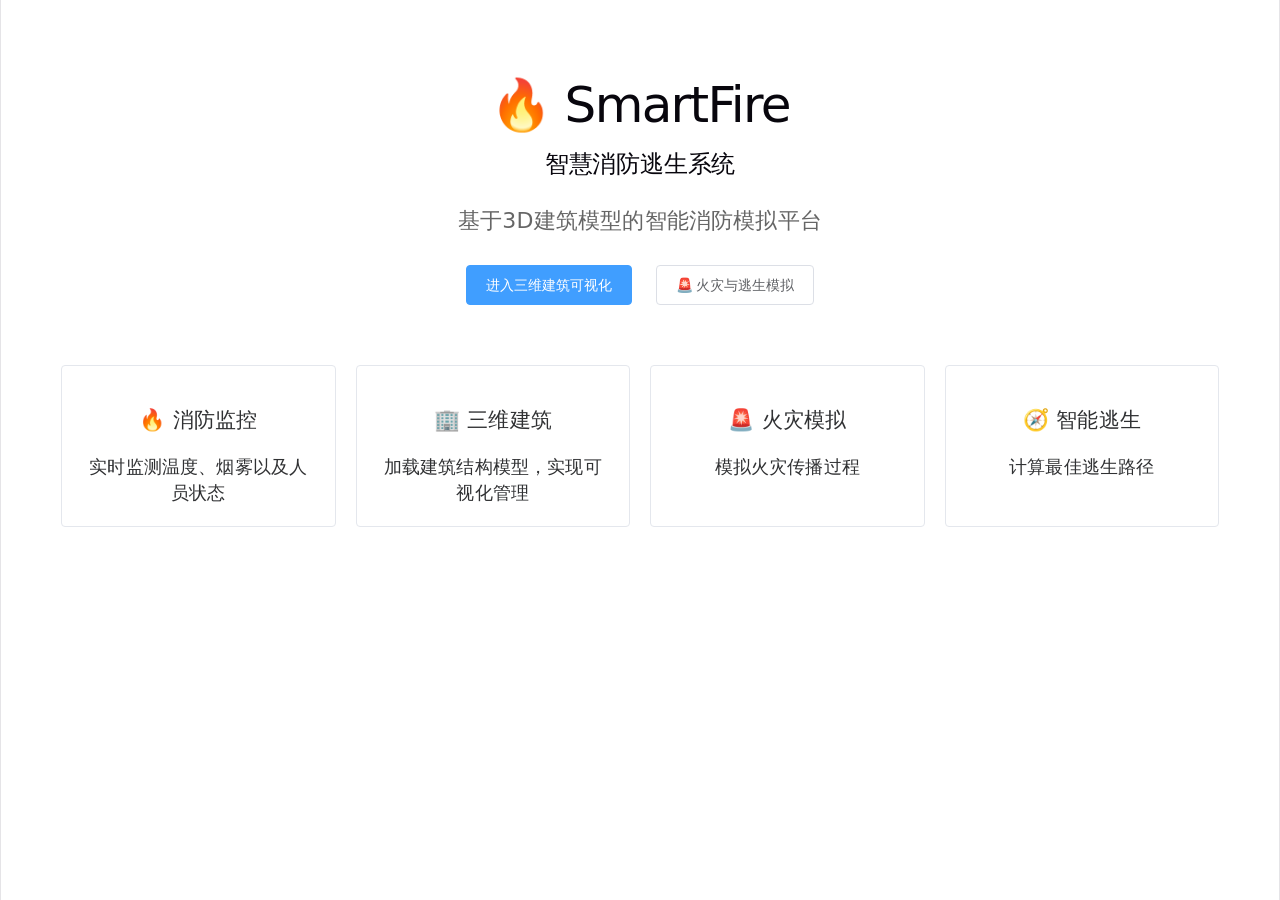
<file: index.html>
<!doctype html>
<html lang="en">
  <head>
    <meta charset="UTF-8" />
    <link rel="icon" type="image/svg+xml" href="./favicon.svg" />
    <meta name="viewport" content="width=device-width, initial-scale=1.0" />
    <title>smartfire</title>
    <script type="module" crossorigin src="./index.js"></script>
    <link rel="stylesheet" crossorigin href="./index-rb5mkVIl.css">
  </head>
  <body>
    <div id="app"></div>
  </body>
</html>
</file>
<file: index-rb5mkVIl.css>
:root{--text:#6b6375;--text-h:#08060d;--bg:#fff;--border:#e5e4e7;--code-bg:#f4f3ec;--accent:#aa3bff;--accent-bg:#aa3bff1a;--accent-border:#aa3bff80;--social-bg:#f4f3ec80;--shadow:#0000001a 0 10px 15px -3px, #0000000d 0 4px 6px -2px;--sans:system-ui, "Segoe UI", Roboto, sans-serif;--heading:system-ui, "Segoe UI", Roboto, sans-serif;--mono:ui-monospace, Consolas, monospace;font:18px/145% var(--sans);letter-spacing:.18px;--lightningcss-light:initial;--lightningcss-dark: ;color-scheme:light dark;color:var(--text);background:var(--bg);font-synthesis:none;text-rendering:optimizelegibility;-webkit-font-smoothing:antialiased;-moz-osx-font-smoothing:grayscale}@media (prefers-color-scheme:dark){:root{--lightningcss-light: ;--lightningcss-dark:initial}}@media (width<=1024px){:root{font-size:16px}}@media (prefers-color-scheme:dark){:root{--text:#9ca3af;--text-h:#f3f4f6;--bg:#16171d;--border:#2e303a;--code-bg:#1f2028;--accent:#c084fc;--accent-bg:#c084fc26;--accent-border:#c084fc80;--social-bg:#2f303a80;--shadow:#0006 0 10px 15px -3px, #00000040 0 4px 6px -2px}#social .button-icon{filter:invert()brightness(2)}}body{margin:0}h1,h2{font-family:var(--heading);color:var(--text-h);font-weight:500}h1{letter-spacing:-1.68px;margin:32px 0;font-size:56px}@media (width<=1024px){h1{margin:20px 0;font-size:36px}}h2{letter-spacing:-.24px;margin:0 0 8px;font-size:24px;line-height:118%}@media (width<=1024px){h2{font-size:20px}}p{margin:0}code,.counter{font-family:var(--mono);color:var(--text-h);border-radius:4px;display:inline-flex}code{background:var(--code-bg);padding:4px 8px;font-size:15px;line-height:135%}.counter{color:var(--accent);background:var(--accent-bg);border:2px solid #0000;border-radius:5px;margin-bottom:24px;padding:5px 10px;font-size:16px;transition:border-color .3s}.counter:hover{border-color:var(--accent-border)}.counter:focus-visible{outline:2px solid var(--accent);outline-offset:2px}.hero{position:relative}.hero .base,.hero .framework,.hero .vite{margin:0 auto;inset-inline:0}.hero .base{z-index:0;width:170px;position:relative}.hero .framework,.hero .vite{position:absolute}.hero .framework{z-index:1;height:28px;top:34px;transform:perspective(2000px)rotate(300deg)rotateX(44deg)rotateY(39deg)scale(1.4)}.hero .vite{z-index:0;width:auto;height:26px;top:107px;transform:perspective(2000px)rotate(300deg)rotateX(40deg)rotateY(39deg)scale(.8)}#app{text-align:center;border-inline:1px solid var(--border);box-sizing:border-box;flex-direction:column;width:1126px;max-width:100%;min-height:100svh;margin:0 auto;display:flex}#center{flex-direction:column;flex-grow:1;place-content:center;place-items:center;gap:25px;display:flex}@media (width<=1024px){#center{gap:18px;padding:32px 20px 24px}}#next-steps{border-top:1px solid var(--border);text-align:left;display:flex}#next-steps>div{flex:1 1 0;padding:32px}@media (width<=1024px){#next-steps>div{padding:24px 20px}}#next-steps .icon{width:22px;height:22px;margin-bottom:16px}@media (width<=1024px){#next-steps{text-align:center;flex-direction:column}}#docs{border-right:1px solid var(--border)}@media (width<=1024px){#docs{border-right:none;border-bottom:1px solid var(--border)}}#next-steps ul{gap:8px;margin:32px 0 0;padding:0;list-style:none;display:flex}#next-steps ul .logo{height:18px}#next-steps ul a{color:var(--text-h);background:var(--social-bg);border-radius:6px;align-items:center;gap:8px;padding:6px 12px;font-size:16px;text-decoration:none;transition:box-shadow .3s;display:flex}#next-steps ul a:hover{box-shadow:var(--shadow)}#next-steps ul a .button-icon{width:18px;height:18px}@media (width<=1024px){#next-steps ul{flex-wrap:wrap;justify-content:center;margin-top:20px}#next-steps ul li{flex:calc(50% - 8px)}#next-steps ul a{box-sizing:border-box;justify-content:center;width:100%}}#spacer{border-top:1px solid var(--border);height:88px}@media (width<=1024px){#spacer{height:48px}}.ticks{width:100%;position:relative}.ticks:before,.ticks:after{content:"";border:5px solid #0000;position:absolute;top:-4.5px}.ticks:before{border-left-color:var(--border);left:0}.ticks:after{border-right-color:var(--border);right:0}*{box-sizing:border-box}html,body,#app{width:100%;height:100%;margin:0;padding:0;overflow:hidden}.app{width:100%;min-width:0;height:100%;min-height:0;overflow:hidden}:root{--el-color-white:#fff;--el-color-black:#000;--el-color-primary-rgb:64, 158, 255;--el-color-success-rgb:103, 194, 58;--el-color-warning-rgb:230, 162, 60;--el-color-danger-rgb:245, 108, 108;--el-color-error-rgb:245, 108, 108;--el-color-info-rgb:144, 147, 153;--el-font-size-extra-large:20px;--el-font-size-large:18px;--el-font-size-medium:16px;--el-font-size-base:14px;--el-font-size-small:13px;--el-font-size-extra-small:12px;--el-font-family:"Helvetica Neue", Helvetica, "PingFang SC", "Hiragino Sans GB", "Microsoft YaHei", "微软雅黑", Arial, sans-serif;--el-font-weight-primary:500;--el-font-line-height-primary:24px;--el-index-normal:1;--el-index-top:1000;--el-index-popper:2000;--el-border-radius-base:4px;--el-border-radius-small:2px;--el-border-radius-round:20px;--el-border-radius-circle:100%;--el-transition-duration:.3s;--el-transition-duration-fast:.2s;--el-transition-function-ease-in-out-bezier:cubic-bezier(.645, .045, .355, 1);--el-transition-function-fast-bezier:cubic-bezier(.23, 1, .32, 1);--el-transition-all:all var(--el-transition-duration) var(--el-transition-function-ease-in-out-bezier);--el-transition-fade:opacity var(--el-transition-duration) var(--el-transition-function-fast-bezier);--el-transition-md-fade:transform var(--el-transition-duration) var(--el-transition-function-fast-bezier), opacity var(--el-transition-duration) var(--el-transition-function-fast-bezier);--el-transition-fade-linear:opacity var(--el-transition-duration-fast) linear;--el-transition-border:border-color var(--el-transition-duration-fast) var(--el-transition-function-ease-in-out-bezier);--el-transition-box-shadow:box-shadow var(--el-transition-duration-fast) var(--el-transition-function-ease-in-out-bezier);--el-transition-color:color var(--el-transition-duration-fast) var(--el-transition-function-ease-in-out-bezier);--el-component-size-large:40px;--el-component-size:32px;--el-component-size-small:24px;--lightningcss-light:initial;--lightningcss-dark: ;--lightningcss-light:initial;--lightningcss-dark: ;color-scheme:light;--el-color-primary:#409eff;--el-color-primary-light-3:#79bbff;--el-color-primary-light-5:#a0cfff;--el-color-primary-light-7:#c6e2ff;--el-color-primary-light-8:#d9ecff;--el-color-primary-light-9:#ecf5ff;--el-color-primary-dark-2:#337ecc;--el-color-success:#67c23a;--el-color-success-light-3:#95d475;--el-color-success-light-5:#b3e19d;--el-color-success-light-7:#d1edc4;--el-color-success-light-8:#e1f3d8;--el-color-success-light-9:#f0f9eb;--el-color-success-dark-2:#529b2e;--el-color-warning:#e6a23c;--el-color-warning-light-3:#eebe77;--el-color-warning-light-5:#f3d19e;--el-color-warning-light-7:#f8e3c5;--el-color-warning-light-8:#faecd8;--el-color-warning-light-9:#fdf6ec;--el-color-warning-dark-2:#b88230;--el-color-danger:#f56c6c;--el-color-danger-light-3:#f89898;--el-color-danger-light-5:#fab6b6;--el-color-danger-light-7:#fcd3d3;--el-color-danger-light-8:#fde2e2;--el-color-danger-light-9:#fef0f0;--el-color-danger-dark-2:#c45656;--el-color-error:#f56c6c;--el-color-error-light-3:#f89898;--el-color-error-light-5:#fab6b6;--el-color-error-light-7:#fcd3d3;--el-color-error-light-8:#fde2e2;--el-color-error-light-9:#fef0f0;--el-color-error-dark-2:#c45656;--el-color-info:#909399;--el-color-info-light-3:#b1b3b8;--el-color-info-light-5:#c8c9cc;--el-color-info-light-7:#dedfe0;--el-color-info-light-8:#e9e9eb;--el-color-info-light-9:#f4f4f5;--el-color-info-dark-2:#73767a;--el-bg-color:#fff;--el-bg-color-page:#f2f3f5;--el-bg-color-overlay:#fff;--el-text-color-primary:#303133;--el-text-color-regular:#606266;--el-text-color-secondary:#909399;--el-text-color-placeholder:#a8abb2;--el-text-color-disabled:#c0c4cc;--el-border-color:#dcdfe6;--el-border-color-light:#e4e7ed;--el-border-color-lighter:#ebeef5;--el-border-color-extra-light:#f2f6fc;--el-border-color-dark:#d4d7de;--el-border-color-darker:#cdd0d6;--el-fill-color:#f0f2f5;--el-fill-color-light:#f5f7fa;--el-fill-color-lighter:#fafafa;--el-fill-color-extra-light:#fafcff;--el-fill-color-dark:#ebedf0;--el-fill-color-darker:#e6e8eb;--el-fill-color-blank:#fff;--el-box-shadow:0px 12px 32px 4px #0000000a, 0px 8px 20px #00000014;--el-box-shadow-light:0px 0px 12px #0000001f;--el-box-shadow-lighter:0px 0px 6px #0000001f;--el-box-shadow-dark:0px 16px 48px 16px #00000014, 0px 12px 32px #0000001f, 0px 8px 16px -8px #00000029;--el-disabled-bg-color:var(--el-fill-color-light);--el-disabled-text-color:var(--el-text-color-placeholder);--el-disabled-border-color:var(--el-border-color-light);--el-overlay-color:#000c;--el-overlay-color-light:#000000b3;--el-overlay-color-lighter:#00000080;--el-mask-color:#ffffffe6;--el-mask-color-extra-light:#ffffff4d;--el-border-width:1px;--el-border-style:solid;--el-border-color-hover:var(--el-text-color-disabled);--el-border:var(--el-border-width) var(--el-border-style) var(--el-border-color);--el-svg-monochrome-grey:var(--el-border-color)}.fade-in-linear-enter-active,.fade-in-linear-leave-active{transition:var(--el-transition-fade-linear)}.fade-in-linear-enter-from,.fade-in-linear-leave-to{opacity:0}.el-fade-in-linear-enter-active,.el-fade-in-linear-leave-active{transition:var(--el-transition-fade-linear)}.el-fade-in-linear-enter-from,.el-fade-in-linear-leave-to{opacity:0}.el-fade-in-enter-active,.el-fade-in-leave-active{transition:all var(--el-transition-duration) cubic-bezier(.55, 0, .1, 1)}.el-fade-in-enter-from,.el-fade-in-leave-active{opacity:0}.el-zoom-in-center-enter-active,.el-zoom-in-center-leave-active{transition:all var(--el-transition-duration) cubic-bezier(.55, 0, .1, 1)}.el-zoom-in-center-enter-from,.el-zoom-in-center-leave-active{opacity:0;transform:scaleX(0)}.el-zoom-in-top-enter-active,.el-zoom-in-top-leave-active{opacity:1;transition:var(--el-transition-md-fade);transform-origin:top;transform:scaleY(1)}.el-zoom-in-top-enter-active[data-popper-placement^=top],.el-zoom-in-top-leave-active[data-popper-placement^=top]{transform-origin:bottom}.el-zoom-in-top-enter-from,.el-zoom-in-top-leave-active{opacity:0;transform:scaleY(0)}.el-zoom-in-bottom-enter-active,.el-zoom-in-bottom-leave-active{opacity:1;transition:var(--el-transition-md-fade);transform-origin:bottom;transform:scaleY(1)}.el-zoom-in-bottom-enter-from,.el-zoom-in-bottom-leave-active{opacity:0;transform:scaleY(0)}.el-zoom-in-left-enter-active,.el-zoom-in-left-leave-active{opacity:1;transition:var(--el-transition-md-fade);transform-origin:0 0;transform:scale(1)}.el-zoom-in-left-enter-from,.el-zoom-in-left-leave-active{opacity:0;transform:scale(.45)}.collapse-transition{transition:var(--el-transition-duration) height ease-in-out, var(--el-transition-duration) padding-top ease-in-out, var(--el-transition-duration) padding-bottom ease-in-out}.el-collapse-transition-leave-active,.el-collapse-transition-enter-active{transition:var(--el-transition-duration) max-height ease-in-out, var(--el-transition-duration) padding-top ease-in-out, var(--el-transition-duration) padding-bottom ease-in-out}.horizontal-collapse-transition{transition:var(--el-transition-duration) width ease-in-out, var(--el-transition-duration) padding-left ease-in-out, var(--el-transition-duration) padding-right ease-in-out}.el-list-enter-active,.el-list-leave-active{transition:all 1s}.el-list-enter-from,.el-list-leave-to{opacity:0;transform:translateY(-30px)}.el-list-leave-active{position:absolute!important}.el-opacity-transition{transition:opacity var(--el-transition-duration) cubic-bezier(.55, 0, .1, 1)}.el-icon--right{margin-left:5px}.el-icon--left{margin-right:5px}@keyframes rotating{0%{transform:rotate(0)}to{transform:rotate(360deg)}}.el-icon{--color:inherit;fill:currentColor;width:1em;height:1em;color:var(--color);line-height:1em;font-size:inherit;justify-content:center;align-items:center;display:inline-flex;position:relative}.el-icon.is-loading{animation:2s linear infinite rotating}.el-icon svg{width:1em;height:1em}.el-affix--fixed{position:fixed}.el-alert{--el-alert-padding:8px 16px;--el-alert-border-radius-base:var(--el-border-radius-base);--el-alert-title-font-size:14px;--el-alert-title-with-description-font-size:16px;--el-alert-description-font-size:14px;--el-alert-close-font-size:16px;--el-alert-close-customed-font-size:14px;--el-alert-icon-size:16px;--el-alert-icon-large-size:28px;width:100%;padding:var(--el-alert-padding);box-sizing:border-box;border-radius:var(--el-alert-border-radius-base);background-color:var(--el-color-white);opacity:1;transition:opacity var(--el-transition-duration-fast);align-items:center;margin:0;display:flex;position:relative;overflow:hidden}.el-alert.is-light .el-alert__close-btn{color:var(--el-text-color-placeholder)}.el-alert.is-dark .el-alert__close-btn,.el-alert.is-dark .el-alert__description{color:var(--el-color-white)}.el-alert.is-center{justify-content:center}.el-alert--primary{--el-alert-bg-color:var(--el-color-primary-light-9)}.el-alert--primary.is-light{background-color:var(--el-alert-bg-color);color:var(--el-color-primary)}.el-alert--primary.is-light .el-alert__description{color:var(--el-color-primary)}.el-alert--primary.is-dark{background-color:var(--el-color-primary);color:var(--el-color-white)}.el-alert--success{--el-alert-bg-color:var(--el-color-success-light-9)}.el-alert--success.is-light{background-color:var(--el-alert-bg-color);color:var(--el-color-success)}.el-alert--success.is-light .el-alert__description{color:var(--el-color-success)}.el-alert--success.is-dark{background-color:var(--el-color-success);color:var(--el-color-white)}.el-alert--info{--el-alert-bg-color:var(--el-color-info-light-9)}.el-alert--info.is-light{background-color:var(--el-alert-bg-color);color:var(--el-color-info)}.el-alert--info.is-light .el-alert__description{color:var(--el-color-info)}.el-alert--info.is-dark{background-color:var(--el-color-info);color:var(--el-color-white)}.el-alert--warning{--el-alert-bg-color:var(--el-color-warning-light-9)}.el-alert--warning.is-light{background-color:var(--el-alert-bg-color);color:var(--el-color-warning)}.el-alert--warning.is-light .el-alert__description{color:var(--el-color-warning)}.el-alert--warning.is-dark{background-color:var(--el-color-warning);color:var(--el-color-white)}.el-alert--error{--el-alert-bg-color:var(--el-color-error-light-9)}.el-alert--error.is-light{background-color:var(--el-alert-bg-color);color:var(--el-color-error)}.el-alert--error.is-light .el-alert__description{color:var(--el-color-error)}.el-alert--error.is-dark{background-color:var(--el-color-error);color:var(--el-color-white)}.el-alert__content{flex-direction:column;gap:4px;display:flex}.el-alert .el-alert__icon{font-size:var(--el-alert-icon-size);width:var(--el-alert-icon-size);margin-right:8px}.el-alert .el-alert__icon.is-big{font-size:var(--el-alert-icon-large-size);width:var(--el-alert-icon-large-size);margin-right:12px}.el-alert__title{font-size:var(--el-alert-title-font-size);line-height:24px}.el-alert__title.with-description{font-size:var(--el-alert-title-with-description-font-size)}.el-alert .el-alert__description{font-size:var(--el-alert-description-font-size);margin:0}.el-alert .el-alert__close-btn{font-size:var(--el-alert-close-font-size);opacity:1;cursor:pointer;position:absolute;top:12px;right:16px}.el-alert .el-alert__close-btn.is-customed{font-style:normal;font-size:var(--el-alert-close-customed-font-size);line-height:24px;top:8px}.el-alert-fade-enter-from,.el-alert-fade-leave-active{opacity:0}.el-aside{box-sizing:border-box;width:var(--el-aside-width,300px);flex-shrink:0;overflow:auto}.el-autocomplete{--el-input-text-color:var(--el-text-color-regular);--el-input-border:var(--el-border);--el-input-hover-border:var(--el-border-color-hover);--el-input-focus-border:var(--el-color-primary);--el-input-transparent-border:0 0 0 1px transparent inset;--el-input-border-color:var(--el-border-color);--el-input-border-radius:var(--el-border-radius-base);--el-input-bg-color:var(--el-fill-color-blank);--el-input-icon-color:var(--el-text-color-placeholder);--el-input-placeholder-color:var(--el-text-color-placeholder);--el-input-hover-border-color:var(--el-border-color-hover);--el-input-clear-hover-color:var(--el-text-color-secondary);--el-input-focus-border-color:var(--el-color-primary);--el-input-width:100%;width:var(--el-input-width);display:inline-block;position:relative}.el-autocomplete__popper.el-popper{background:var(--el-bg-color-overlay);border:1px solid var(--el-border-color-light);box-shadow:var(--el-box-shadow-light)}.el-autocomplete__popper.el-popper .el-popper__arrow:before{border:1px solid var(--el-border-color-light)}.el-autocomplete__popper.el-popper[data-popper-placement^=top] .el-popper__arrow:before{border-top-color:#0000;border-left-color:#0000}.el-autocomplete__popper.el-popper[data-popper-placement^=bottom] .el-popper__arrow:before{border-bottom-color:#0000;border-right-color:#0000}.el-autocomplete__popper.el-popper[data-popper-placement^=left] .el-popper__arrow:before{border-bottom-color:#0000;border-left-color:#0000}.el-autocomplete__popper.el-popper[data-popper-placement^=right] .el-popper__arrow:before{border-top-color:#0000;border-right-color:#0000}.el-autocomplete-suggestion{border-radius:var(--el-border-radius-base);box-sizing:border-box}.el-autocomplete-suggestion__header{border-bottom:1px solid var(--el-border-color-lighter);padding:10px}.el-autocomplete-suggestion__footer{border-top:1px solid var(--el-border-color-lighter);padding:10px}.el-autocomplete-suggestion__wrap{box-sizing:border-box;max-height:280px;padding:10px 0}.el-autocomplete-suggestion__list{margin:0;padding:0}.el-autocomplete-suggestion li{cursor:pointer;color:var(--el-text-color-regular);line-height:34px;font-size:var(--el-font-size-base);text-align:left;text-overflow:ellipsis;white-space:nowrap;margin:0;padding:0 20px;list-style:none;overflow:hidden}.el-autocomplete-suggestion li:hover,.el-autocomplete-suggestion li.highlighted{background-color:var(--el-fill-color-light)}.el-autocomplete-suggestion li.divider{border-top:1px solid var(--el-color-black);margin-top:6px}.el-autocomplete-suggestion li.divider:last-child{margin-bottom:-6px}.el-autocomplete-suggestion.is-loading li{cursor:default;height:100px;color:var(--el-text-color-secondary);justify-content:center;align-items:center;font-size:20px;display:flex}.el-autocomplete-suggestion.is-loading li:hover{background-color:var(--el-bg-color-overlay)}.el-avatar{--el-avatar-text-color:var(--el-color-white);--el-avatar-bg-color:var(--el-text-color-disabled);--el-avatar-text-size:14px;--el-avatar-icon-size:18px;--el-avatar-border-radius:var(--el-border-radius-base);--el-avatar-size-large:56px;--el-avatar-size:40px;--el-avatar-size-small:24px;box-sizing:border-box;text-align:center;color:var(--el-avatar-text-color);background:var(--el-avatar-bg-color);width:var(--el-avatar-size);height:var(--el-avatar-size);font-size:var(--el-avatar-text-size);outline:none;justify-content:center;align-items:center;display:inline-flex;overflow:hidden}.el-avatar>img{width:100%;height:100%;display:block}.el-avatar--circle{border-radius:50%}.el-avatar--square{border-radius:var(--el-avatar-border-radius)}.el-avatar--icon{font-size:var(--el-avatar-icon-size)}.el-avatar--small{--el-avatar-size:24px}.el-avatar--large{--el-avatar-size:56px}.el-avatar-group{--el-avatar-group-item-gap:-8px;--el-avatar-group-collapse-item-gap:4px;display:inline-flex}.el-avatar-group .el-avatar{border:1px solid var(--el-border-color-extra-light)}.el-avatar-group .el-avatar:not(:first-child){margin-left:var(--el-avatar-group-item-gap)}.el-avatar-group__collapse-avatars{--el-avatar-group-item-gap:-8px;--el-avatar-group-collapse-item-gap:4px}.el-avatar-group__collapse-avatars .el-avatar:not(:first-child){margin-left:var(--el-avatar-group-collapse-item-gap)}.el-backtop{--el-backtop-bg-color:var(--el-bg-color-overlay);--el-backtop-text-color:var(--el-color-primary);--el-backtop-hover-bg-color:var(--el-border-color-extra-light);background-color:var(--el-backtop-bg-color);width:40px;height:40px;color:var(--el-backtop-text-color);box-shadow:var(--el-box-shadow-lighter);cursor:pointer;z-index:5;border-radius:50%;justify-content:center;align-items:center;font-size:20px;display:flex;position:fixed}.el-backtop:hover{background-color:var(--el-backtop-hover-bg-color)}.el-backtop__icon{font-size:20px}.el-badge{--el-badge-bg-color:var(--el-color-danger);--el-badge-radius:10px;--el-badge-font-size:12px;--el-badge-padding:6px;--el-badge-size:18px;vertical-align:middle;width:fit-content;display:inline-block;position:relative}.el-badge__content{background-color:var(--el-badge-bg-color);border-radius:var(--el-badge-radius);color:var(--el-color-white);font-size:var(--el-badge-font-size);height:var(--el-badge-size);padding:0 var(--el-badge-padding);white-space:nowrap;border:1px solid var(--el-bg-color);justify-content:center;align-items:center;display:inline-flex}.el-badge__content.is-fixed{top:0;right:calc(1px + var(--el-badge-size) / 2);z-index:var(--el-index-normal);position:absolute;transform:translateY(-50%)translate(100%)}.el-badge__content.is-fixed.is-dot{right:5px}.el-badge__content.is-dot{border-radius:50%;width:8px;height:8px;padding:0;right:0}.el-badge__content.is-hide-zero{display:none}.el-badge__content--primary{background-color:var(--el-color-primary)}.el-badge__content--success{background-color:var(--el-color-success)}.el-badge__content--warning{background-color:var(--el-color-warning)}.el-badge__content--info{background-color:var(--el-color-info)}.el-badge__content--danger{background-color:var(--el-color-danger)}.el-breadcrumb__separator{color:var(--el-text-color-placeholder);margin:0 9px;font-weight:700}.el-breadcrumb__separator.el-icon{margin:0 6px;font-weight:400}.el-breadcrumb__separator.el-icon svg{vertical-align:middle}.el-breadcrumb__item{float:left;align-items:center;display:inline-flex}.el-breadcrumb__inner{color:var(--el-text-color-regular)}.el-breadcrumb__inner.is-link,.el-breadcrumb__inner a{transition:var(--el-transition-color);color:var(--el-text-color-primary);font-weight:700;text-decoration:none}.el-breadcrumb__inner.is-link:hover,.el-breadcrumb__inner a:hover{color:var(--el-color-primary);cursor:pointer}.el-breadcrumb__item:last-child .el-breadcrumb__inner,.el-breadcrumb__item:last-child .el-breadcrumb__inner:hover,.el-breadcrumb__item:last-child .el-breadcrumb__inner a,.el-breadcrumb__item:last-child .el-breadcrumb__inner a:hover{color:var(--el-text-color-regular);cursor:text;font-weight:400}.el-breadcrumb__item:last-child .el-breadcrumb__separator{display:none}.el-breadcrumb{font-size:14px;line-height:1}.el-breadcrumb:before,.el-breadcrumb:after{content:"";display:table}.el-breadcrumb:after{clear:both}.el-button-group>.el-button+.el-button{margin-left:0}.el-button-group>.el-button:first-child:last-child{border-top-right-radius:var(--el-border-radius-base);border-bottom-right-radius:var(--el-border-radius-base);border-top-left-radius:var(--el-border-radius-base);border-bottom-left-radius:var(--el-border-radius-base)}.el-button-group>.el-button:first-child:last-child.is-round{border-radius:var(--el-border-radius-round)}.el-button-group>.el-button:first-child:last-child.is-circle{border-radius:50%}.el-button-group>.el-button:not(:first-child):not(:last-child){border-radius:0}.el-button-group>.el-button:hover,.el-button-group>.el-button:focus,.el-button-group>.el-button:active,.el-button-group>.el-button.is-active{z-index:1}.el-button-group--horizontal{vertical-align:middle;display:inline-block}.el-button-group--horizontal:before,.el-button-group--horizontal:after{content:"";display:table}.el-button-group--horizontal:after{clear:both}.el-button-group--horizontal>.el-button{float:left;position:relative}.el-button-group--horizontal>.el-button:first-child{border-top-right-radius:0;border-bottom-right-radius:0}.el-button-group--horizontal>.el-button:last-child{border-top-left-radius:0;border-bottom-left-radius:0}.el-button-group--horizontal>.el-button:not(:last-child){margin-right:-1px}.el-button-group--horizontal .el-button--primary:first-child{border-right-color:var(--el-button-divide-border-color)}.el-button-group--horizontal .el-button--primary:last-child{border-left-color:var(--el-button-divide-border-color)}.el-button-group--horizontal .el-button--primary:not(:first-child):not(:last-child){border-left-color:var(--el-button-divide-border-color);border-right-color:var(--el-button-divide-border-color)}.el-button-group--horizontal .el-button--success:first-child{border-right-color:var(--el-button-divide-border-color)}.el-button-group--horizontal .el-button--success:last-child{border-left-color:var(--el-button-divide-border-color)}.el-button-group--horizontal .el-button--success:not(:first-child):not(:last-child){border-left-color:var(--el-button-divide-border-color);border-right-color:var(--el-button-divide-border-color)}.el-button-group--horizontal .el-button--warning:first-child{border-right-color:var(--el-button-divide-border-color)}.el-button-group--horizontal .el-button--warning:last-child{border-left-color:var(--el-button-divide-border-color)}.el-button-group--horizontal .el-button--warning:not(:first-child):not(:last-child){border-left-color:var(--el-button-divide-border-color);border-right-color:var(--el-button-divide-border-color)}.el-button-group--horizontal .el-button--danger:first-child{border-right-color:var(--el-button-divide-border-color)}.el-button-group--horizontal .el-button--danger:last-child{border-left-color:var(--el-button-divide-border-color)}.el-button-group--horizontal .el-button--danger:not(:first-child):not(:last-child){border-left-color:var(--el-button-divide-border-color);border-right-color:var(--el-button-divide-border-color)}.el-button-group--horizontal .el-button--info:first-child{border-right-color:var(--el-button-divide-border-color)}.el-button-group--horizontal .el-button--info:last-child{border-left-color:var(--el-button-divide-border-color)}.el-button-group--horizontal .el-button--info:not(:first-child):not(:last-child){border-left-color:var(--el-button-divide-border-color);border-right-color:var(--el-button-divide-border-color)}.el-button-group--horizontal>.el-dropdown>.el-button{border-left-color:var(--el-button-divide-border-color);border-top-left-radius:0;border-bottom-left-radius:0}.el-button-group--vertical{flex-direction:column;align-items:stretch;display:inline-flex}.el-button-group--vertical>.el-button{margin-top:-1px}.el-button-group--vertical>.el-button:first-child{border-bottom-right-radius:0;border-bottom-left-radius:0}.el-button-group--vertical>.el-button:last-child{border-top-left-radius:0;border-top-right-radius:0}.el-button-group--vertical>.el-dropdown{margin-top:-1px}.el-button-group--vertical>.el-dropdown>.el-button{border-left-color:var(--el-button-divide-border-color);border-top-left-radius:0;border-top-right-radius:0}.el-button-group--vertical .el-button--primary:first-child{border-bottom-color:var(--el-button-divide-border-color)}.el-button-group--vertical .el-button--primary:last-child{border-top-color:var(--el-button-divide-border-color)}.el-button-group--vertical .el-button--primary:not(:first-child):not(:last-child){border-top-color:var(--el-button-divide-border-color);border-bottom-color:var(--el-button-divide-border-color)}.el-button-group--vertical .el-button--success:first-child{border-bottom-color:var(--el-button-divide-border-color)}.el-button-group--vertical .el-button--success:last-child{border-top-color:var(--el-button-divide-border-color)}.el-button-group--vertical .el-button--success:not(:first-child):not(:last-child){border-top-color:var(--el-button-divide-border-color);border-bottom-color:var(--el-button-divide-border-color)}.el-button-group--vertical .el-button--warning:first-child{border-bottom-color:var(--el-button-divide-border-color)}.el-button-group--vertical .el-button--warning:last-child{border-top-color:var(--el-button-divide-border-color)}.el-button-group--vertical .el-button--warning:not(:first-child):not(:last-child){border-top-color:var(--el-button-divide-border-color);border-bottom-color:var(--el-button-divide-border-color)}.el-button-group--vertical .el-button--danger:first-child{border-bottom-color:var(--el-button-divide-border-color)}.el-button-group--vertical .el-button--danger:last-child{border-top-color:var(--el-button-divide-border-color)}.el-button-group--vertical .el-button--danger:not(:first-child):not(:last-child){border-top-color:var(--el-button-divide-border-color);border-bottom-color:var(--el-button-divide-border-color)}.el-button-group--vertical .el-button--info:first-child{border-bottom-color:var(--el-button-divide-border-color)}.el-button-group--vertical .el-button--info:last-child{border-top-color:var(--el-button-divide-border-color)}.el-button-group--vertical .el-button--info:not(:first-child):not(:last-child){border-top-color:var(--el-button-divide-border-color);border-bottom-color:var(--el-button-divide-border-color)}.el-button{--el-button-font-weight:var(--el-font-weight-primary);--el-button-border-color:var(--el-border-color);--el-button-bg-color:var(--el-fill-color-blank);--el-button-text-color:var(--el-text-color-regular);--el-button-disabled-text-color:var(--el-disabled-text-color);--el-button-disabled-bg-color:var(--el-fill-color-blank);--el-button-disabled-border-color:var(--el-border-color-light);--el-button-divide-border-color:#ffffff80;--el-button-hover-text-color:var(--el-color-primary);--el-button-hover-bg-color:var(--el-color-primary-light-9);--el-button-hover-border-color:var(--el-color-primary-light-7);--el-button-active-text-color:var(--el-button-hover-text-color);--el-button-active-border-color:var(--el-color-primary);--el-button-active-bg-color:var(--el-button-hover-bg-color);--el-button-outline-color:var(--el-color-primary-light-5);--el-button-hover-link-text-color:var(--el-text-color-secondary);--el-button-active-color:var(--el-text-color-primary);white-space:nowrap;cursor:pointer;height:32px;color:var(--el-button-text-color);text-align:center;box-sizing:border-box;line-height:1;font-weight:var(--el-button-font-weight);-webkit-user-select:none;user-select:none;vertical-align:middle;-webkit-appearance:none;background-color:var(--el-button-bg-color);border:var(--el-border);border-color:var(--el-button-border-color);outline:none;justify-content:center;align-items:center;transition:all .1s;display:inline-flex}.el-button:hover{color:var(--el-button-hover-text-color);border-color:var(--el-button-hover-border-color);background-color:var(--el-button-hover-bg-color);outline:none}.el-button:active{color:var(--el-button-active-text-color);border-color:var(--el-button-active-border-color);background-color:var(--el-button-active-bg-color);outline:none}.el-button:focus-visible{outline:2px solid var(--el-button-outline-color);outline-offset:1px;transition:outline-offset,outline}.el-button>span{align-items:center;display:inline-flex}.el-button+.el-button{margin-left:12px}.el-button{font-size:var(--el-font-size-base);border-radius:var(--el-border-radius-base);padding:8px 15px}.el-button.is-round{padding:8px 15px}.el-button::-moz-focus-inner{border:0}.el-button [class*=el-icon]+span{margin-left:6px}.el-button [class*=el-icon] svg{vertical-align:bottom}.el-button.is-plain{--el-button-hover-text-color:var(--el-color-primary);--el-button-hover-bg-color:var(--el-fill-color-blank);--el-button-hover-border-color:var(--el-color-primary)}.el-button.is-active{color:var(--el-button-active-text-color);border-color:var(--el-button-active-border-color);background-color:var(--el-button-active-bg-color);outline:none}.el-button.is-disabled,.el-button.is-disabled:hover{color:var(--el-button-disabled-text-color);cursor:not-allowed;background-image:none;background-color:var(--el-button-disabled-bg-color);border-color:var(--el-button-disabled-border-color)}.el-button.is-loading{pointer-events:none;position:relative}.el-button.is-loading:before{z-index:1;pointer-events:none;content:"";border-radius:inherit;background-color:var(--el-mask-color-extra-light);position:absolute;inset:-1px}.el-button.is-round{border-radius:var(--el-border-radius-round)}.el-button.is-dashed{--el-button-hover-text-color:var(--el-color-primary);--el-button-hover-bg-color:var(--el-fill-color-blank);--el-button-hover-border-color:var(--el-color-primary);border-style:dashed}.el-button.is-circle{border-radius:50%;width:32px;padding:8px}.el-button.is-text{color:var(--el-button-text-color);background-color:#0000;border:0 solid #0000}.el-button.is-text.is-disabled{color:var(--el-button-disabled-text-color);background-color:#0000!important}.el-button.is-text:not(.is-disabled):hover{background-color:var(--el-fill-color-light)}.el-button.is-text:not(.is-disabled):focus-visible{outline:2px solid var(--el-button-outline-color);outline-offset:1px;transition:outline-offset,outline}.el-button.is-text:not(.is-disabled):active{background-color:var(--el-fill-color)}.el-button.is-text:not(.is-disabled).is-has-bg{background-color:var(--el-fill-color-light)}.el-button.is-text:not(.is-disabled).is-has-bg:hover{background-color:var(--el-fill-color)}.el-button.is-text:not(.is-disabled).is-has-bg:active{background-color:var(--el-fill-color-dark)}.el-button__text--expand{letter-spacing:.3em;margin-right:-.3em}.el-button.is-link{color:var(--el-button-text-color);background:0 0;border-color:#0000;height:auto;padding:2px}.el-button.is-link:hover{color:var(--el-button-hover-link-text-color)}.el-button.is-link.is-disabled{color:var(--el-button-disabled-text-color);background-color:#0000!important;border-color:#0000!important}.el-button.is-link:not(.is-disabled):hover{background-color:#0000;border-color:#0000}.el-button.is-link:not(.is-disabled):active{color:var(--el-button-active-color);background-color:#0000;border-color:#0000}.el-button--text{color:var(--el-color-primary);background:0 0;border-color:#0000;padding-left:0;padding-right:0}.el-button--text.is-disabled{color:var(--el-button-disabled-text-color);background-color:#0000!important;border-color:#0000!important}.el-button--text:not(.is-disabled):hover{color:var(--el-color-primary-light-3);background-color:#0000;border-color:#0000}.el-button--text:not(.is-disabled):active{color:var(--el-color-primary-dark-2);background-color:#0000;border-color:#0000}.el-button__link--expand{letter-spacing:.3em;margin-right:-.3em}.el-button--primary{--el-button-text-color:var(--el-color-white);--el-button-bg-color:var(--el-color-primary);--el-button-border-color:var(--el-color-primary);--el-button-outline-color:var(--el-color-primary-light-5);--el-button-active-color:var(--el-color-primary-dark-2);--el-button-hover-text-color:var(--el-color-white);--el-button-hover-link-text-color:var(--el-color-primary-light-5);--el-button-hover-bg-color:var(--el-color-primary-light-3);--el-button-hover-border-color:var(--el-color-primary-light-3);--el-button-active-bg-color:var(--el-color-primary-dark-2);--el-button-active-border-color:var(--el-color-primary-dark-2);--el-button-disabled-text-color:var(--el-color-white);--el-button-disabled-bg-color:var(--el-color-primary-light-5);--el-button-disabled-border-color:var(--el-color-primary-light-5)}.el-button--primary.is-plain,.el-button--primary.is-text,.el-button--primary.is-link{--el-button-text-color:var(--el-color-primary);--el-button-bg-color:var(--el-color-primary-light-9);--el-button-border-color:var(--el-color-primary-light-5);--el-button-hover-text-color:var(--el-color-white);--el-button-hover-bg-color:var(--el-color-primary);--el-button-hover-border-color:var(--el-color-primary);--el-button-active-text-color:var(--el-color-white)}.el-button--primary.is-plain.is-disabled,.el-button--primary.is-plain.is-disabled:hover,.el-button--primary.is-plain.is-disabled:focus,.el-button--primary.is-plain.is-disabled:active,.el-button--primary.is-text.is-disabled,.el-button--primary.is-text.is-disabled:hover,.el-button--primary.is-text.is-disabled:focus,.el-button--primary.is-text.is-disabled:active,.el-button--primary.is-link.is-disabled,.el-button--primary.is-link.is-disabled:hover,.el-button--primary.is-link.is-disabled:focus,.el-button--primary.is-link.is-disabled:active{color:var(--el-color-primary-light-5);background-color:var(--el-color-primary-light-9);border-color:var(--el-color-primary-light-8)}.el-button--primary.is-dashed{--el-button-text-color:var(--el-color-primary);--el-button-bg-color:var(--el-color-primary-light-9);--el-button-border-color:var(--el-color-primary-light-5);--el-button-hover-text-color:var(--el-color-primary);--el-button-hover-bg-color:var(--el-color-primary-light-9);--el-button-hover-border-color:var(--el-color-primary-light-3);--el-button-active-text-color:var(--el-color-primary-dark-2);--el-button-active-bg-color:var(--el-color-primary-light-9);--el-button-active-border-color:var(--el-color-primary-dark-2)}.el-button--primary.is-dashed.is-disabled,.el-button--primary.is-dashed.is-disabled:hover,.el-button--primary.is-dashed.is-disabled:focus,.el-button--primary.is-dashed.is-disabled:active{color:var(--el-color-primary-light-5);background-color:var(--el-color-primary-light-9);border-color:var(--el-color-primary-light-8)}.el-button--success{--el-button-text-color:var(--el-color-white);--el-button-bg-color:var(--el-color-success);--el-button-border-color:var(--el-color-success);--el-button-outline-color:var(--el-color-success-light-5);--el-button-active-color:var(--el-color-success-dark-2);--el-button-hover-text-color:var(--el-color-white);--el-button-hover-link-text-color:var(--el-color-success-light-5);--el-button-hover-bg-color:var(--el-color-success-light-3);--el-button-hover-border-color:var(--el-color-success-light-3);--el-button-active-bg-color:var(--el-color-success-dark-2);--el-button-active-border-color:var(--el-color-success-dark-2);--el-button-disabled-text-color:var(--el-color-white);--el-button-disabled-bg-color:var(--el-color-success-light-5);--el-button-disabled-border-color:var(--el-color-success-light-5)}.el-button--success.is-plain,.el-button--success.is-text,.el-button--success.is-link{--el-button-text-color:var(--el-color-success);--el-button-bg-color:var(--el-color-success-light-9);--el-button-border-color:var(--el-color-success-light-5);--el-button-hover-text-color:var(--el-color-white);--el-button-hover-bg-color:var(--el-color-success);--el-button-hover-border-color:var(--el-color-success);--el-button-active-text-color:var(--el-color-white)}.el-button--success.is-plain.is-disabled,.el-button--success.is-plain.is-disabled:hover,.el-button--success.is-plain.is-disabled:focus,.el-button--success.is-plain.is-disabled:active,.el-button--success.is-text.is-disabled,.el-button--success.is-text.is-disabled:hover,.el-button--success.is-text.is-disabled:focus,.el-button--success.is-text.is-disabled:active,.el-button--success.is-link.is-disabled,.el-button--success.is-link.is-disabled:hover,.el-button--success.is-link.is-disabled:focus,.el-button--success.is-link.is-disabled:active{color:var(--el-color-success-light-5);background-color:var(--el-color-success-light-9);border-color:var(--el-color-success-light-8)}.el-button--success.is-dashed{--el-button-text-color:var(--el-color-success);--el-button-bg-color:var(--el-color-success-light-9);--el-button-border-color:var(--el-color-success-light-5);--el-button-hover-text-color:var(--el-color-success);--el-button-hover-bg-color:var(--el-color-success-light-9);--el-button-hover-border-color:var(--el-color-success-light-3);--el-button-active-text-color:var(--el-color-success-dark-2);--el-button-active-bg-color:var(--el-color-success-light-9);--el-button-active-border-color:var(--el-color-success-dark-2)}.el-button--success.is-dashed.is-disabled,.el-button--success.is-dashed.is-disabled:hover,.el-button--success.is-dashed.is-disabled:focus,.el-button--success.is-dashed.is-disabled:active{color:var(--el-color-success-light-5);background-color:var(--el-color-success-light-9);border-color:var(--el-color-success-light-8)}.el-button--warning{--el-button-text-color:var(--el-color-white);--el-button-bg-color:var(--el-color-warning);--el-button-border-color:var(--el-color-warning);--el-button-outline-color:var(--el-color-warning-light-5);--el-button-active-color:var(--el-color-warning-dark-2);--el-button-hover-text-color:var(--el-color-white);--el-button-hover-link-text-color:var(--el-color-warning-light-5);--el-button-hover-bg-color:var(--el-color-warning-light-3);--el-button-hover-border-color:var(--el-color-warning-light-3);--el-button-active-bg-color:var(--el-color-warning-dark-2);--el-button-active-border-color:var(--el-color-warning-dark-2);--el-button-disabled-text-color:var(--el-color-white);--el-button-disabled-bg-color:var(--el-color-warning-light-5);--el-button-disabled-border-color:var(--el-color-warning-light-5)}.el-button--warning.is-plain,.el-button--warning.is-text,.el-button--warning.is-link{--el-button-text-color:var(--el-color-warning);--el-button-bg-color:var(--el-color-warning-light-9);--el-button-border-color:var(--el-color-warning-light-5);--el-button-hover-text-color:var(--el-color-white);--el-button-hover-bg-color:var(--el-color-warning);--el-button-hover-border-color:var(--el-color-warning);--el-button-active-text-color:var(--el-color-white)}.el-button--warning.is-plain.is-disabled,.el-button--warning.is-plain.is-disabled:hover,.el-button--warning.is-plain.is-disabled:focus,.el-button--warning.is-plain.is-disabled:active,.el-button--warning.is-text.is-disabled,.el-button--warning.is-text.is-disabled:hover,.el-button--warning.is-text.is-disabled:focus,.el-button--warning.is-text.is-disabled:active,.el-button--warning.is-link.is-disabled,.el-button--warning.is-link.is-disabled:hover,.el-button--warning.is-link.is-disabled:focus,.el-button--warning.is-link.is-disabled:active{color:var(--el-color-warning-light-5);background-color:var(--el-color-warning-light-9);border-color:var(--el-color-warning-light-8)}.el-button--warning.is-dashed{--el-button-text-color:var(--el-color-warning);--el-button-bg-color:var(--el-color-warning-light-9);--el-button-border-color:var(--el-color-warning-light-5);--el-button-hover-text-color:var(--el-color-warning);--el-button-hover-bg-color:var(--el-color-warning-light-9);--el-button-hover-border-color:var(--el-color-warning-light-3);--el-button-active-text-color:var(--el-color-warning-dark-2);--el-button-active-bg-color:var(--el-color-warning-light-9);--el-button-active-border-color:var(--el-color-warning-dark-2)}.el-button--warning.is-dashed.is-disabled,.el-button--warning.is-dashed.is-disabled:hover,.el-button--warning.is-dashed.is-disabled:focus,.el-button--warning.is-dashed.is-disabled:active{color:var(--el-color-warning-light-5);background-color:var(--el-color-warning-light-9);border-color:var(--el-color-warning-light-8)}.el-button--danger{--el-button-text-color:var(--el-color-white);--el-button-bg-color:var(--el-color-danger);--el-button-border-color:var(--el-color-danger);--el-button-outline-color:var(--el-color-danger-light-5);--el-button-active-color:var(--el-color-danger-dark-2);--el-button-hover-text-color:var(--el-color-white);--el-button-hover-link-text-color:var(--el-color-danger-light-5);--el-button-hover-bg-color:var(--el-color-danger-light-3);--el-button-hover-border-color:var(--el-color-danger-light-3);--el-button-active-bg-color:var(--el-color-danger-dark-2);--el-button-active-border-color:var(--el-color-danger-dark-2);--el-button-disabled-text-color:var(--el-color-white);--el-button-disabled-bg-color:var(--el-color-danger-light-5);--el-button-disabled-border-color:var(--el-color-danger-light-5)}.el-button--danger.is-plain,.el-button--danger.is-text,.el-button--danger.is-link{--el-button-text-color:var(--el-color-danger);--el-button-bg-color:var(--el-color-danger-light-9);--el-button-border-color:var(--el-color-danger-light-5);--el-button-hover-text-color:var(--el-color-white);--el-button-hover-bg-color:var(--el-color-danger);--el-button-hover-border-color:var(--el-color-danger);--el-button-active-text-color:var(--el-color-white)}.el-button--danger.is-plain.is-disabled,.el-button--danger.is-plain.is-disabled:hover,.el-button--danger.is-plain.is-disabled:focus,.el-button--danger.is-plain.is-disabled:active,.el-button--danger.is-text.is-disabled,.el-button--danger.is-text.is-disabled:hover,.el-button--danger.is-text.is-disabled:focus,.el-button--danger.is-text.is-disabled:active,.el-button--danger.is-link.is-disabled,.el-button--danger.is-link.is-disabled:hover,.el-button--danger.is-link.is-disabled:focus,.el-button--danger.is-link.is-disabled:active{color:var(--el-color-danger-light-5);background-color:var(--el-color-danger-light-9);border-color:var(--el-color-danger-light-8)}.el-button--danger.is-dashed{--el-button-text-color:var(--el-color-danger);--el-button-bg-color:var(--el-color-danger-light-9);--el-button-border-color:var(--el-color-danger-light-5);--el-button-hover-text-color:var(--el-color-danger);--el-button-hover-bg-color:var(--el-color-danger-light-9);--el-button-hover-border-color:var(--el-color-danger-light-3);--el-button-active-text-color:var(--el-color-danger-dark-2);--el-button-active-bg-color:var(--el-color-danger-light-9);--el-button-active-border-color:var(--el-color-danger-dark-2)}.el-button--danger.is-dashed.is-disabled,.el-button--danger.is-dashed.is-disabled:hover,.el-button--danger.is-dashed.is-disabled:focus,.el-button--danger.is-dashed.is-disabled:active{color:var(--el-color-danger-light-5);background-color:var(--el-color-danger-light-9);border-color:var(--el-color-danger-light-8)}.el-button--info{--el-button-text-color:var(--el-color-white);--el-button-bg-color:var(--el-color-info);--el-button-border-color:var(--el-color-info);--el-button-outline-color:var(--el-color-info-light-5);--el-button-active-color:var(--el-color-info-dark-2);--el-button-hover-text-color:var(--el-color-white);--el-button-hover-link-text-color:var(--el-color-info-light-5);--el-button-hover-bg-color:var(--el-color-info-light-3);--el-button-hover-border-color:var(--el-color-info-light-3);--el-button-active-bg-color:var(--el-color-info-dark-2);--el-button-active-border-color:var(--el-color-info-dark-2);--el-button-disabled-text-color:var(--el-color-white);--el-button-disabled-bg-color:var(--el-color-info-light-5);--el-button-disabled-border-color:var(--el-color-info-light-5)}.el-button--info.is-plain,.el-button--info.is-text,.el-button--info.is-link{--el-button-text-color:var(--el-color-info);--el-button-bg-color:var(--el-color-info-light-9);--el-button-border-color:var(--el-color-info-light-5);--el-button-hover-text-color:var(--el-color-white);--el-button-hover-bg-color:var(--el-color-info);--el-button-hover-border-color:var(--el-color-info);--el-button-active-text-color:var(--el-color-white)}.el-button--info.is-plain.is-disabled,.el-button--info.is-plain.is-disabled:hover,.el-button--info.is-plain.is-disabled:focus,.el-button--info.is-plain.is-disabled:active,.el-button--info.is-text.is-disabled,.el-button--info.is-text.is-disabled:hover,.el-button--info.is-text.is-disabled:focus,.el-button--info.is-text.is-disabled:active,.el-button--info.is-link.is-disabled,.el-button--info.is-link.is-disabled:hover,.el-button--info.is-link.is-disabled:focus,.el-button--info.is-link.is-disabled:active{color:var(--el-color-info-light-5);background-color:var(--el-color-info-light-9);border-color:var(--el-color-info-light-8)}.el-button--info.is-dashed{--el-button-text-color:var(--el-color-info);--el-button-bg-color:var(--el-color-info-light-9);--el-button-border-color:var(--el-color-info-light-5);--el-button-hover-text-color:var(--el-color-info);--el-button-hover-bg-color:var(--el-color-info-light-9);--el-button-hover-border-color:var(--el-color-info-light-3);--el-button-active-text-color:var(--el-color-info-dark-2);--el-button-active-bg-color:var(--el-color-info-light-9);--el-button-active-border-color:var(--el-color-info-dark-2)}.el-button--info.is-dashed.is-disabled,.el-button--info.is-dashed.is-disabled:hover,.el-button--info.is-dashed.is-disabled:focus,.el-button--info.is-dashed.is-disabled:active{color:var(--el-color-info-light-5);background-color:var(--el-color-info-light-9);border-color:var(--el-color-info-light-8)}.el-button--large{--el-button-size:40px;height:var(--el-button-size)}.el-button--large [class*=el-icon]+span{margin-left:8px}.el-button--large{font-size:var(--el-font-size-base);border-radius:var(--el-border-radius-base);padding:12px 19px}.el-button--large.is-round{padding:12px 19px}.el-button--large.is-circle{width:var(--el-button-size);padding:12px}.el-button--small{--el-button-size:24px;height:var(--el-button-size)}.el-button--small [class*=el-icon]+span{margin-left:4px}.el-button--small{border-radius:calc(var(--el-border-radius-base) - 1px);padding:5px 11px;font-size:12px}.el-button--small.is-round{padding:5px 11px}.el-button--small.is-circle{width:var(--el-button-size);padding:5px}.el-calendar{--el-calendar-border:var(--el-table-border,1px solid var(--el-border-color-lighter));--el-calendar-header-border-bottom:var(--el-calendar-border);--el-calendar-selected-bg-color:var(--el-color-primary-light-9);--el-calendar-cell-width:85px;background-color:var(--el-fill-color-blank)}.el-calendar__header{border-bottom:var(--el-calendar-header-border-bottom);justify-content:space-between;padding:12px 20px;display:flex}.el-calendar__title{color:var(--el-text-color);align-self:center}.el-calendar__body{padding:12px 20px 35px}.el-calendar__select-controller .el-select{margin-right:8px}.el-calendar__select-controller .el-calendar-select__year{width:120px}.el-calendar__select-controller .el-calendar-select__month{width:60px}.el-calendar-table{table-layout:fixed;width:100%}.el-calendar-table thead th{color:var(--el-text-color-regular);padding:12px 0;font-weight:400}.el-calendar-table:not(.is-range) td.prev,.el-calendar-table:not(.is-range) td.next{color:var(--el-text-color-placeholder)}.el-calendar-table td{border-bottom:var(--el-calendar-border);border-right:var(--el-calendar-border);vertical-align:top;transition:background-color var(--el-transition-duration-fast) ease}.el-calendar-table td.is-selected{background-color:var(--el-calendar-selected-bg-color)}.el-calendar-table td.is-today{color:var(--el-color-primary)}.el-calendar-table tr:first-child td{border-top:var(--el-calendar-border)}.el-calendar-table tr td:first-child{border-left:var(--el-calendar-border)}.el-calendar-table tr.el-calendar-table__row--hide-border td{border-top:none}.el-calendar-table .el-calendar-day{box-sizing:border-box;height:var(--el-calendar-cell-width);padding:8px}.el-calendar-table .el-calendar-day:hover{cursor:pointer;background-color:var(--el-calendar-selected-bg-color)}.el-card{--el-card-border-color:var(--el-border-color-light);--el-card-border-radius:4px;--el-card-padding:20px;--el-card-bg-color:var(--el-fill-color-blank);border-radius:var(--el-card-border-radius);border:1px solid var(--el-card-border-color);background-color:var(--el-card-bg-color);color:var(--el-text-color-primary);transition:var(--el-transition-duration);flex-direction:column;display:flex;overflow:hidden}.el-card.is-always-shadow,.el-card.is-hover-shadow:hover,.el-card.is-hover-shadow:focus{box-shadow:var(--el-box-shadow-light)}.el-card__header{padding:calc(var(--el-card-padding) - 2px) var(--el-card-padding);border-bottom:1px solid var(--el-card-border-color);box-sizing:border-box}.el-card__body{padding:var(--el-card-padding);flex-grow:1;overflow:auto}.el-card__footer{padding:calc(var(--el-card-padding) - 2px) var(--el-card-padding);border-top:1px solid var(--el-card-border-color);box-sizing:border-box}.el-carousel__item{width:100%;height:100%;z-index:calc(var(--el-index-normal) - 1);display:inline-block;position:absolute;top:0;left:0;overflow:hidden}.el-carousel__item.is-active{z-index:calc(var(--el-index-normal) - 1)}.el-carousel__item.is-animating{transition:transform .4s ease-in-out}.el-carousel__item--card{width:50%;transition:transform .4s ease-in-out}.el-carousel__item--card.is-in-stage{cursor:pointer;z-index:var(--el-index-normal)}.el-carousel__item--card.is-in-stage:hover .el-carousel__mask,.el-carousel__item--card.is-in-stage.is-hover .el-carousel__mask{opacity:.12}.el-carousel__item--card.is-active{z-index:calc(var(--el-index-normal) + 1)}.el-carousel__item--card-vertical{width:100%;height:50%}.el-carousel__mask{background-color:var(--el-color-white);opacity:.24;width:100%;height:100%;transition:var(--el-transition-duration-fast);position:absolute;top:0;left:0}.el-carousel{--el-carousel-arrow-font-size:12px;--el-carousel-arrow-size:36px;--el-carousel-arrow-background:#1f2d3d1c;--el-carousel-arrow-hover-background:#1f2d3d3b;--el-carousel-indicator-width:30px;--el-carousel-indicator-height:2px;--el-carousel-indicator-padding-horizontal:4px;--el-carousel-indicator-padding-vertical:12px;--el-carousel-indicator-out-color:var(--el-border-color-hover);position:relative}.el-carousel--horizontal,.el-carousel--vertical{overflow:hidden}.el-carousel.is-vertical-outside{flex-direction:row;align-items:center;display:flex}.el-carousel.is-vertical-outside .el-carousel__container{flex:1}.el-carousel__container{height:300px;position:relative}.el-carousel__arrow{height:var(--el-carousel-arrow-size);width:var(--el-carousel-arrow-size);cursor:pointer;transition:var(--el-transition-duration);background-color:var(--el-carousel-arrow-background);color:#fff;z-index:10;text-align:center;font-size:var(--el-carousel-arrow-font-size);border:none;border-radius:50%;outline:none;justify-content:center;align-items:center;margin:0;padding:0;display:inline-flex;position:absolute;top:50%;transform:translateY(-50%)}.el-carousel__arrow--left{left:16px}.el-carousel__arrow--right{right:16px}.el-carousel__arrow:hover{background-color:var(--el-carousel-arrow-hover-background)}.el-carousel__arrow i{cursor:pointer}.el-carousel__indicators{z-index:calc(var(--el-index-normal) + 1);margin:0;padding:0;list-style:none;position:absolute}.el-carousel__indicators--horizontal{bottom:0;left:50%;transform:translate(-50%)}.el-carousel__indicators--vertical{top:50%;right:0;transform:translateY(-50%)}.el-carousel__indicators--outside{text-align:center;position:static;transform:none}.el-carousel__indicators--outside .el-carousel__indicator:hover button{opacity:.64}.el-carousel__indicators--outside button{background-color:var(--el-carousel-indicator-out-color);opacity:.24}.el-carousel__indicators--right{right:0}.el-carousel__indicators--labels .el-carousel__button{color:#000;padding:2px 18px;font-size:12px}.el-carousel__indicators--labels .el-carousel__indicator{padding:6px 4px}.el-carousel__indicator{cursor:pointer;background-color:#0000}.el-carousel__indicator:hover button{opacity:.72}.el-carousel__indicator--horizontal{padding:var(--el-carousel-indicator-padding-vertical) var(--el-carousel-indicator-padding-horizontal);display:inline-block}.el-carousel__indicator--vertical{padding:var(--el-carousel-indicator-padding-horizontal) var(--el-carousel-indicator-padding-vertical)}.el-carousel__indicator--vertical .el-carousel__button{width:var(--el-carousel-indicator-height);height:calc(var(--el-carousel-indicator-width) / 2)}.el-carousel__indicator.is-active button{opacity:1}.el-carousel__button{opacity:.48;width:var(--el-carousel-indicator-width);height:var(--el-carousel-indicator-height);cursor:pointer;transition:var(--el-transition-duration);background-color:#fff;border:none;outline:none;margin:0;padding:0;display:block}.el-carousel__indicators--labels .el-carousel__button{width:auto;height:auto}.carousel-arrow-left-enter-from,.carousel-arrow-left-leave-active{opacity:0;transform:translateY(-50%)translate(-10px)}.carousel-arrow-right-enter-from,.carousel-arrow-right-leave-active{opacity:0;transform:translateY(-50%)translate(10px)}.el-transitioning{filter:url(#elCarouselHorizontal)}.el-transitioning-vertical{filter:url(#elCarouselVertical)}.el-cascader-panel{--el-cascader-menu-text-color:var(--el-text-color-regular);--el-cascader-menu-selected-text-color:var(--el-color-primary);--el-cascader-menu-fill:var(--el-bg-color-overlay);--el-cascader-menu-font-size:var(--el-font-size-base);--el-cascader-menu-radius:var(--el-border-radius-base);--el-cascader-menu-border:solid 1px var(--el-border-color-light);--el-cascader-menu-shadow:var(--el-box-shadow-light);--el-cascader-node-background-hover:var(--el-fill-color-light);--el-cascader-node-color-disabled:var(--el-text-color-placeholder);--el-cascader-color-empty:var(--el-text-color-placeholder);--el-cascader-tag-background:var(--el-fill-color);border-radius:var(--el-cascader-menu-radius);width:fit-content;font-size:var(--el-cascader-menu-font-size);display:flex}.el-cascader-panel.is-bordered{border:var(--el-cascader-menu-border);border-radius:var(--el-cascader-menu-radius)}.el-cascader-menu{box-sizing:border-box;min-width:180px;color:var(--el-cascader-menu-text-color);border-right:var(--el-cascader-menu-border)}.el-cascader-menu:last-child{border-right:none}.el-cascader-menu:last-child .el-cascader-node{padding-right:20px}.el-cascader-menu__wrap.el-scrollbar__wrap{height:204px}.el-cascader-menu__list{box-sizing:border-box;min-height:100%;margin:0;padding:6px 0;list-style:none;position:relative}.el-cascader-menu__list.el-vl__window{margin:6px 0;padding:0}.el-cascader-menu__list.el-vl__window ul{margin:0;padding:0}.el-cascader-menu__hover-zone{pointer-events:none;width:100%;height:100%;position:absolute;top:0;left:0}.el-cascader-menu__empty-text{color:var(--el-cascader-color-empty);align-items:center;display:flex;position:absolute;top:50%;left:50%;transform:translate(-50%,-50%)}.el-cascader-menu__empty-text .is-loading{margin-right:2px}.el-cascader-node{box-sizing:border-box;outline:none;align-items:center;height:34px;padding:0 30px 0 20px;line-height:34px;display:flex;position:relative}.el-cascader-node.is-selectable.in-active-path{color:var(--el-cascader-menu-text-color)}.el-cascader-node.in-active-path,.el-cascader-node.is-selectable.in-checked-path,.el-cascader-node.is-active{color:var(--el-cascader-menu-selected-text-color);font-weight:700}.el-cascader-node:not(.is-disabled){cursor:pointer}.el-cascader-node:not(.is-disabled):hover,.el-cascader-node:not(.is-disabled):focus{background:var(--el-cascader-node-background-hover)}.el-cascader-node.is-disabled{color:var(--el-cascader-node-color-disabled);cursor:not-allowed}.el-cascader-node__prefix{position:absolute;left:10px}.el-cascader-node__postfix{position:absolute;right:10px}.el-cascader-node__label{text-align:left;white-space:nowrap;text-overflow:ellipsis;flex:1;padding:0 8px;overflow:hidden}.el-cascader-node>.el-checkbox,.el-cascader-node>.el-radio{margin-right:0}.el-cascader-node>.el-radio .el-radio__label{padding-left:0}.el-cascader{--el-cascader-menu-text-color:var(--el-text-color-regular);--el-cascader-menu-selected-text-color:var(--el-color-primary);--el-cascader-menu-fill:var(--el-bg-color-overlay);--el-cascader-menu-font-size:var(--el-font-size-base);--el-cascader-menu-radius:var(--el-border-radius-base);--el-cascader-menu-border:solid 1px var(--el-border-color-light);--el-cascader-menu-shadow:var(--el-box-shadow-light);--el-cascader-node-background-hover:var(--el-fill-color-light);--el-cascader-node-color-disabled:var(--el-text-color-placeholder);--el-cascader-color-empty:var(--el-text-color-placeholder);--el-cascader-tag-background:var(--el-fill-color);vertical-align:middle;font-size:var(--el-font-size-base);outline:none;line-height:32px;display:inline-block;position:relative}.el-cascader:not(.is-disabled):hover .el-input__wrapper{cursor:pointer;box-shadow:0 0 0 1px var(--el-input-hover-border-color) inset}.el-cascader .el-input{cursor:pointer;display:flex}.el-cascader .el-input .el-input__inner{text-overflow:ellipsis}.el-cascader .el-input .el-input__inner:read-only{cursor:pointer}.el-cascader .el-input .el-input__inner:disabled{cursor:not-allowed}.el-cascader .el-input .el-input__suffix-inner .el-icon svg{vertical-align:middle}.el-cascader .el-input .icon-arrow-down{transition:transform var(--el-transition-duration);font-size:14px}.el-cascader .el-input .icon-arrow-down.is-reverse{transform:rotate(180deg)}.el-cascader .el-input .icon-circle-close:hover{color:var(--el-input-clear-hover-color,var(--el-text-color-secondary))}.el-cascader .el-input.is-focus .el-input__wrapper{box-shadow:0 0 0 1px var(--el-input-focus-border-color,var(--el-color-primary)) inset}.el-cascader--large{font-size:14px;line-height:40px}.el-cascader--large .el-cascader__tags{gap:6px;padding:8px}.el-cascader--large .el-cascader__search-input{height:24px;margin-left:7px}.el-cascader--small{font-size:12px;line-height:24px}.el-cascader--small .el-cascader__tags{gap:4px;padding:2px}.el-cascader--small .el-cascader__search-input{height:20px;margin-left:5px}.el-cascader.is-disabled .el-cascader__label{z-index:calc(var(--el-index-normal) + 1);color:var(--el-disabled-text-color)}.el-cascader__dropdown{--el-cascader-menu-text-color:var(--el-text-color-regular);--el-cascader-menu-selected-text-color:var(--el-color-primary);--el-cascader-menu-fill:var(--el-bg-color-overlay);--el-cascader-menu-font-size:var(--el-font-size-base);--el-cascader-menu-radius:var(--el-border-radius-base);--el-cascader-menu-border:solid 1px var(--el-border-color-light);--el-cascader-menu-shadow:var(--el-box-shadow-light);--el-cascader-node-background-hover:var(--el-fill-color-light);--el-cascader-node-color-disabled:var(--el-text-color-placeholder);--el-cascader-color-empty:var(--el-text-color-placeholder);--el-cascader-tag-background:var(--el-fill-color);font-size:var(--el-cascader-menu-font-size);border-radius:var(--el-cascader-menu-radius)}.el-cascader__dropdown.el-popper{background:var(--el-cascader-menu-fill);border:var(--el-cascader-menu-border);box-shadow:var(--el-cascader-menu-shadow)}.el-cascader__dropdown.el-popper .el-popper__arrow:before{border:var(--el-cascader-menu-border)}.el-cascader__dropdown.el-popper[data-popper-placement^=top] .el-popper__arrow:before{border-top-color:#0000;border-left-color:#0000}.el-cascader__dropdown.el-popper[data-popper-placement^=bottom] .el-popper__arrow:before{border-bottom-color:#0000;border-right-color:#0000}.el-cascader__dropdown.el-popper[data-popper-placement^=left] .el-popper__arrow:before{border-bottom-color:#0000;border-left-color:#0000}.el-cascader__dropdown.el-popper[data-popper-placement^=right] .el-popper__arrow:before{border-top-color:#0000;border-right-color:#0000}.el-cascader__dropdown.el-popper{box-shadow:var(--el-cascader-menu-shadow)}.el-cascader__header{border-bottom:1px solid var(--el-border-color-light);padding:10px}.el-cascader__footer{border-top:1px solid var(--el-border-color-light);padding:10px}.el-cascader__tags{text-align:left;box-sizing:border-box;flex-wrap:wrap;gap:6px;padding:4px;line-height:normal;display:flex;position:absolute;top:50%;left:0;right:30px;transform:translateY(-50%)}.el-cascader__tags .el-tag{text-overflow:ellipsis;background:var(--el-cascader-tag-background);align-items:center;max-width:100%;display:inline-flex}.el-cascader__tags .el-tag.el-tag--dark,.el-cascader__tags .el-tag.el-tag--plain{background-color:var(--el-tag-bg-color)}.el-cascader__tags .el-tag:not(.is-hit){border-color:#0000}.el-cascader__tags .el-tag:not(.is-hit).el-tag--dark,.el-cascader__tags .el-tag:not(.is-hit).el-tag--plain{border-color:var(--el-tag-border-color)}.el-cascader__tags .el-tag>span{text-overflow:ellipsis;flex:1;line-height:normal;overflow:hidden}.el-cascader__tags .el-tag .el-icon-close{background-color:var(--el-text-color-placeholder);color:var(--el-color-white);flex:none}.el-cascader__tags .el-tag .el-icon-close:hover{background-color:var(--el-text-color-secondary)}.el-cascader__tags .el-tag+input{margin-left:0}.el-cascader__tags.is-validate{right:55px}.el-cascader__collapse-tags{white-space:normal;z-index:var(--el-index-normal)}.el-cascader__collapse-tags .el-tag{text-overflow:ellipsis;background:var(--el-fill-color);align-items:center;max-width:100%;display:inline-flex}.el-cascader__collapse-tags .el-tag.el-tag--dark,.el-cascader__collapse-tags .el-tag.el-tag--plain{background-color:var(--el-tag-bg-color)}.el-cascader__collapse-tags .el-tag:not(.is-hit){border-color:#0000}.el-cascader__collapse-tags .el-tag:not(.is-hit).el-tag--dark,.el-cascader__collapse-tags .el-tag:not(.is-hit).el-tag--plain{border-color:var(--el-tag-border-color)}.el-cascader__collapse-tags .el-tag>span{text-overflow:ellipsis;flex:1;line-height:normal;overflow:hidden}.el-cascader__collapse-tags .el-tag .el-icon-close{background-color:var(--el-text-color-placeholder);color:var(--el-color-white);flex:none}.el-cascader__collapse-tags .el-tag .el-icon-close:hover{background-color:var(--el-text-color-secondary)}.el-cascader__collapse-tags .el-tag+input{margin-left:0}.el-cascader__collapse-tags .el-tag{margin:2px 0}.el-cascader__suggestion-panel{border-radius:var(--el-cascader-menu-radius)}.el-cascader__suggestion-wrap{max-height:204px}.el-cascader__suggestion-list{font-size:var(--el-font-size-base);color:var(--el-cascader-menu-text-color);text-align:center;margin:0;padding:6px 0;list-style:none}.el-cascader__suggestion-list.el-vl__window{margin:6px 0;padding:0}.el-cascader__suggestion-list.el-vl__window ul{margin:0;padding:0}.el-cascader__suggestion-item{text-align:left;cursor:pointer;box-sizing:border-box;outline:none;justify-content:space-between;align-items:center;height:34px;padding:0 15px;display:flex}.el-cascader__suggestion-item:hover,.el-cascader__suggestion-item:focus{background:var(--el-cascader-node-background-hover)}.el-cascader__suggestion-item.is-checked{color:var(--el-cascader-menu-selected-text-color);font-weight:700}.el-cascader__suggestion-item>:not(.el-icon){white-space:nowrap;text-overflow:ellipsis;flex:1;min-width:0;overflow:hidden}.el-cascader__suggestion-item>span{margin-right:10px}.el-cascader__suggestion-item .el-icon{flex-shrink:0}.el-cascader__empty-text{color:var(--el-cascader-color-empty);margin:10px 0}.el-cascader__search-input{min-width:60px;height:24px;color:var(--el-cascader-menu-text-color);box-sizing:border-box;background:0 0;border:none;outline:none;flex:1;margin-left:7px;padding:0}.el-cascader__search-input::placeholder{color:#0000}.el-check-tag{background-color:var(--el-color-info-light-9);border-radius:var(--el-border-radius-base);color:var(--el-color-info);cursor:pointer;font-size:var(--el-font-size-base);line-height:var(--el-font-size-base);transition:var(--el-transition-all);padding:7px 15px;font-weight:700;display:inline-block}.el-check-tag:hover{background-color:var(--el-color-info-light-7)}.el-check-tag.el-check-tag--primary.is-checked{background-color:var(--el-color-primary-light-8);color:var(--el-color-primary)}.el-check-tag.el-check-tag--primary.is-checked:hover{background-color:var(--el-color-primary-light-7)}.el-check-tag.el-check-tag--primary.is-checked.is-disabled{background-color:var(--el-color-primary-light-8);color:var(--el-disabled-text-color);cursor:not-allowed}.el-check-tag.el-check-tag--primary.is-checked.is-disabled:hover{background-color:var(--el-color-primary-light-8)}.el-check-tag.el-check-tag--primary.is-disabled{background-color:var(--el-color-info-light-9);color:var(--el-disabled-text-color);cursor:not-allowed}.el-check-tag.el-check-tag--primary.is-disabled:hover{background-color:var(--el-color-info-light-9)}.el-check-tag.el-check-tag--success.is-checked{background-color:var(--el-color-success-light-8);color:var(--el-color-success)}.el-check-tag.el-check-tag--success.is-checked:hover{background-color:var(--el-color-success-light-7)}.el-check-tag.el-check-tag--success.is-checked.is-disabled{background-color:var(--el-color-success-light-8);color:var(--el-disabled-text-color);cursor:not-allowed}.el-check-tag.el-check-tag--success.is-checked.is-disabled:hover{background-color:var(--el-color-success-light-8)}.el-check-tag.el-check-tag--success.is-disabled{background-color:var(--el-color-success-light-9);color:var(--el-disabled-text-color);cursor:not-allowed}.el-check-tag.el-check-tag--success.is-disabled:hover{background-color:var(--el-color-success-light-9)}.el-check-tag.el-check-tag--warning.is-checked{background-color:var(--el-color-warning-light-8);color:var(--el-color-warning)}.el-check-tag.el-check-tag--warning.is-checked:hover{background-color:var(--el-color-warning-light-7)}.el-check-tag.el-check-tag--warning.is-checked.is-disabled{background-color:var(--el-color-warning-light-8);color:var(--el-disabled-text-color);cursor:not-allowed}.el-check-tag.el-check-tag--warning.is-checked.is-disabled:hover{background-color:var(--el-color-warning-light-8)}.el-check-tag.el-check-tag--warning.is-disabled{background-color:var(--el-color-warning-light-9);color:var(--el-disabled-text-color);cursor:not-allowed}.el-check-tag.el-check-tag--warning.is-disabled:hover{background-color:var(--el-color-warning-light-9)}.el-check-tag.el-check-tag--danger.is-checked{background-color:var(--el-color-danger-light-8);color:var(--el-color-danger)}.el-check-tag.el-check-tag--danger.is-checked:hover{background-color:var(--el-color-danger-light-7)}.el-check-tag.el-check-tag--danger.is-checked.is-disabled{background-color:var(--el-color-danger-light-8);color:var(--el-disabled-text-color);cursor:not-allowed}.el-check-tag.el-check-tag--danger.is-checked.is-disabled:hover{background-color:var(--el-color-danger-light-8)}.el-check-tag.el-check-tag--danger.is-disabled{background-color:var(--el-color-danger-light-9);color:var(--el-disabled-text-color);cursor:not-allowed}.el-check-tag.el-check-tag--danger.is-disabled:hover{background-color:var(--el-color-danger-light-9)}.el-check-tag.el-check-tag--error.is-checked{background-color:var(--el-color-error-light-8);color:var(--el-color-error)}.el-check-tag.el-check-tag--error.is-checked:hover{background-color:var(--el-color-error-light-7)}.el-check-tag.el-check-tag--error.is-checked.is-disabled{background-color:var(--el-color-error-light-8);color:var(--el-disabled-text-color);cursor:not-allowed}.el-check-tag.el-check-tag--error.is-checked.is-disabled:hover{background-color:var(--el-color-error-light-8)}.el-check-tag.el-check-tag--error.is-disabled{background-color:var(--el-color-error-light-9);color:var(--el-disabled-text-color);cursor:not-allowed}.el-check-tag.el-check-tag--error.is-disabled:hover{background-color:var(--el-color-error-light-9)}.el-check-tag.el-check-tag--info.is-checked{background-color:var(--el-color-info-light-8);color:var(--el-color-info)}.el-check-tag.el-check-tag--info.is-checked:hover{background-color:var(--el-color-info-light-7)}.el-check-tag.el-check-tag--info.is-checked.is-disabled{background-color:var(--el-color-info-light-8);color:var(--el-disabled-text-color);cursor:not-allowed}.el-check-tag.el-check-tag--info.is-checked.is-disabled:hover{background-color:var(--el-color-info-light-8)}.el-check-tag.el-check-tag--info.is-disabled{background-color:var(--el-color-info-light-9);color:var(--el-disabled-text-color);cursor:not-allowed}.el-check-tag.el-check-tag--info.is-disabled:hover{background-color:var(--el-color-info-light-9)}.el-checkbox-button{--el-checkbox-button-checked-bg-color:var(--el-color-primary);--el-checkbox-button-checked-text-color:var(--el-color-white);--el-checkbox-button-checked-border-color:var(--el-color-primary);--el-checkbox-button-disabled-checked-fill:var(--el-border-color-extra-light);display:inline-block;position:relative}.el-checkbox-button__inner{line-height:1;font-weight:var(--el-checkbox-font-weight);white-space:nowrap;vertical-align:middle;cursor:pointer;background:var(--el-button-bg-color,var(--el-fill-color-blank));outline:var(--el-border);color:var(--el-button-text-color,var(--el-text-color-regular));-webkit-appearance:none;text-align:center;box-sizing:border-box;transition:var(--el-transition-all);-webkit-user-select:none;user-select:none;font-size:var(--el-font-size-base);border-radius:0;margin:0;padding:8px 15px;display:inline-block;position:relative}.el-checkbox-button__inner.is-round{padding:8px 15px}.el-checkbox-button__inner:hover{color:var(--el-color-primary)}.el-checkbox-button__inner [class*=el-icon-]{line-height:.9}.el-checkbox-button__inner [class*=el-icon-]+span{margin-left:5px}.el-checkbox-button__original{opacity:0;z-index:-1;outline:none;margin:0;position:absolute}.el-checkbox-button.is-checked .el-checkbox-button__inner{color:var(--el-checkbox-button-checked-text-color);background-color:var(--el-checkbox-button-checked-bg-color);border-color:var(--el-checkbox-button-checked-border-color);box-shadow:-1px 0 0 0 var(--el-color-primary-light-7)}.el-checkbox-button.is-checked:first-child .el-checkbox-button__inner{border-left-color:var(--el-checkbox-button-checked-border-color)}.el-checkbox-button.is-disabled .el-checkbox-button__inner{color:var(--el-disabled-text-color);cursor:not-allowed;background-image:none;background-color:var(--el-button-disabled-bg-color,var(--el-fill-color-blank));border-color:var(--el-button-disabled-border-color,var(--el-border-color-light));box-shadow:none}.el-checkbox-button.is-disabled:first-child .el-checkbox-button__inner{border-left-color:var(--el-button-disabled-border-color,var(--el-border-color-light))}.el-checkbox-button.is-disabled.is-checked .el-checkbox-button__inner{background-color:var(--el-checkbox-button-disabled-checked-fill)}.el-checkbox-button:first-child .el-checkbox-button__inner{border-top-left-radius:var(--el-border-radius-base);border-bottom-left-radius:var(--el-border-radius-base);box-shadow:none!important}.el-checkbox-button.is-focus .el-checkbox-button__inner{border-color:var(--el-checkbox-button-checked-border-color)}.el-checkbox-button:last-child .el-checkbox-button__inner{border-top-right-radius:var(--el-border-radius-base);border-bottom-right-radius:var(--el-border-radius-base)}.el-checkbox-button--large .el-checkbox-button__inner{font-size:var(--el-font-size-base);border-radius:0;padding:12px 19px}.el-checkbox-button--large .el-checkbox-button__inner.is-round{padding:12px 19px}.el-checkbox-button--small .el-checkbox-button__inner{border-radius:0;padding:5px 11px;font-size:12px}.el-checkbox-button--small .el-checkbox-button__inner.is-round{padding:5px 11px}.el-checkbox-group{font-size:0;line-height:0}.el-checkbox{--el-checkbox-font-size:14px;--el-checkbox-font-weight:var(--el-font-weight-primary);--el-checkbox-text-color:var(--el-text-color-regular);--el-checkbox-input-height:14px;--el-checkbox-input-width:14px;--el-checkbox-border-radius:var(--el-border-radius-small);--el-checkbox-bg-color:var(--el-fill-color-blank);--el-checkbox-input-border:var(--el-border);--el-checkbox-disabled-border-color:var(--el-border-color);--el-checkbox-disabled-input-fill:var(--el-fill-color-light);--el-checkbox-disabled-icon-color:var(--el-text-color-placeholder);--el-checkbox-disabled-checked-input-fill:var(--el-border-color-extra-light);--el-checkbox-disabled-checked-input-border-color:var(--el-border-color);--el-checkbox-disabled-checked-icon-color:var(--el-text-color-placeholder);--el-checkbox-checked-text-color:var(--el-color-primary);--el-checkbox-checked-input-border-color:var(--el-color-primary);--el-checkbox-checked-bg-color:var(--el-color-primary);--el-checkbox-checked-icon-color:var(--el-color-white);--el-checkbox-input-border-color-hover:var(--el-color-primary);color:var(--el-checkbox-text-color);font-weight:var(--el-checkbox-font-weight);font-size:var(--el-font-size-base);cursor:pointer;white-space:nowrap;-webkit-user-select:none;user-select:none;height:var(--el-checkbox-height,32px);align-items:center;margin-right:30px;display:inline-flex;position:relative}.el-checkbox.is-disabled{cursor:not-allowed}.el-checkbox.is-bordered{border-radius:var(--el-border-radius-base);border:var(--el-border);box-sizing:border-box;padding:0 15px 0 9px}.el-checkbox.is-bordered.is-checked{border-color:var(--el-color-primary)}.el-checkbox.is-bordered.is-disabled{border-color:var(--el-border-color-lighter)}.el-checkbox.is-bordered.el-checkbox--large{border-radius:var(--el-border-radius-base);padding:0 19px 0 11px}.el-checkbox.is-bordered.el-checkbox--large .el-checkbox__label{font-size:var(--el-font-size-base)}.el-checkbox.is-bordered.el-checkbox--large .el-checkbox__inner{width:14px;height:14px}.el-checkbox.is-bordered.el-checkbox--small{border-radius:calc(var(--el-border-radius-base) - 1px);padding:0 11px 0 7px}.el-checkbox.is-bordered.el-checkbox--small .el-checkbox__label{font-size:12px}.el-checkbox.is-bordered.el-checkbox--small .el-checkbox__inner{width:12px;height:12px}.el-checkbox.is-bordered.el-checkbox--small .el-checkbox__inner:after{width:2px;height:6px}.el-checkbox input:focus-visible+.el-checkbox__inner{outline:2px solid var(--el-checkbox-input-border-color-hover);outline-offset:1px;border-radius:var(--el-checkbox-border-radius)}.el-checkbox__input{white-space:nowrap;cursor:pointer;outline:none;display:inline-flex;position:relative}.el-checkbox__input.is-disabled .el-checkbox__inner{background-color:var(--el-checkbox-disabled-input-fill);border-color:var(--el-checkbox-disabled-border-color);cursor:not-allowed}.el-checkbox__input.is-disabled .el-checkbox__inner:after{cursor:not-allowed;border-color:var(--el-checkbox-disabled-icon-color);will-change:transform}.el-checkbox__input.is-disabled.is-checked .el-checkbox__inner{background-color:var(--el-checkbox-disabled-checked-input-fill);border-color:var(--el-checkbox-disabled-checked-input-border-color)}.el-checkbox__input.is-disabled.is-checked .el-checkbox__inner:after{border-color:var(--el-checkbox-disabled-checked-icon-color)}.el-checkbox__input.is-disabled.is-indeterminate .el-checkbox__inner{background-color:var(--el-checkbox-disabled-checked-input-fill);border-color:var(--el-checkbox-disabled-checked-input-border-color)}.el-checkbox__input.is-disabled.is-indeterminate .el-checkbox__inner:before{background-color:var(--el-checkbox-disabled-checked-icon-color);border-color:var(--el-checkbox-disabled-checked-icon-color)}.el-checkbox__input.is-disabled+span.el-checkbox__label{color:var(--el-disabled-text-color);cursor:not-allowed}.el-checkbox__input.is-checked .el-checkbox__inner{background-color:var(--el-checkbox-checked-bg-color);border-color:var(--el-checkbox-checked-input-border-color)}.el-checkbox__input.is-checked .el-checkbox__inner:after{border-color:var(--el-checkbox-checked-icon-color);transform:translate(-45%,-60%)rotate(45deg)scaleY(1)}.el-checkbox__input.is-checked+.el-checkbox__label{color:var(--el-checkbox-checked-text-color)}.el-checkbox__input.is-focus:not(.is-checked) .el-checkbox__original:not(:focus-visible){border-color:var(--el-checkbox-input-border-color-hover)}.el-checkbox__input.is-indeterminate .el-checkbox__inner{background-color:var(--el-checkbox-checked-bg-color);border-color:var(--el-checkbox-checked-input-border-color)}.el-checkbox__input.is-indeterminate .el-checkbox__inner:before{content:"";background-color:var(--el-checkbox-checked-icon-color);height:2px;display:block;position:absolute;top:5px;left:0;right:0;transform:scale(.5)}.el-checkbox__input.is-indeterminate .el-checkbox__inner:after{display:none}.el-checkbox__inner{border:var(--el-checkbox-input-border);border-radius:var(--el-checkbox-border-radius);box-sizing:border-box;width:var(--el-checkbox-input-width);height:var(--el-checkbox-input-height);background-color:var(--el-checkbox-bg-color);z-index:var(--el-index-normal);transition:border-color .25s cubic-bezier(.71,-.46,.29,1.46),background-color .25s cubic-bezier(.71,-.46,.29,1.46),outline .25s cubic-bezier(.71,-.46,.29,1.46);display:inline-block;position:relative}.el-checkbox__inner:hover{border-color:var(--el-checkbox-input-border-color-hover)}.el-checkbox__inner:after{box-sizing:content-box;content:"";transform-origin:50%;border:1px solid #0000;border-top:0;border-left:0;width:3px;height:7px;transition:transform .15s ease-in 50ms;position:absolute;top:50%;left:50%;transform:translate(-45%,-60%)rotate(45deg)scaleY(0)}.el-checkbox__original{opacity:0;z-index:-1;outline:none;width:0;height:0;margin:0;position:absolute}.el-checkbox__label{line-height:1;font-size:var(--el-checkbox-font-size);padding-left:8px;display:inline-block}.el-checkbox.el-checkbox--large{height:40px}.el-checkbox.el-checkbox--large .el-checkbox__label{font-size:14px}.el-checkbox.el-checkbox--large .el-checkbox__inner{width:14px;height:14px}.el-checkbox.el-checkbox--small{height:24px}.el-checkbox.el-checkbox--small .el-checkbox__label{font-size:12px}.el-checkbox.el-checkbox--small .el-checkbox__inner{width:12px;height:12px}.el-checkbox.el-checkbox--small .el-checkbox__input.is-indeterminate .el-checkbox__inner:before{top:4px}.el-checkbox.el-checkbox--small .el-checkbox__inner:after{width:2px;height:6px}.el-checkbox:last-of-type{margin-right:0}[class*=el-col-]{box-sizing:border-box}[class*=el-col-].is-guttered{min-height:1px;display:block}.el-col-0{flex:0 0;max-width:0%;display:none}.el-col-0.is-guttered{display:none}.el-col-offset-0{margin-left:0%}.el-col-pull-0{position:relative;right:0%}.el-col-push-0{position:relative;left:0%}.el-col-1{flex:0 0 4.16667%;max-width:4.16667%;display:block}.el-col-1.is-guttered{display:block}.el-col-offset-1{margin-left:4.16667%}.el-col-pull-1{position:relative;right:4.16667%}.el-col-push-1{position:relative;left:4.16667%}.el-col-2{flex:0 0 8.33333%;max-width:8.33333%;display:block}.el-col-2.is-guttered{display:block}.el-col-offset-2{margin-left:8.33333%}.el-col-pull-2{position:relative;right:8.33333%}.el-col-push-2{position:relative;left:8.33333%}.el-col-3{flex:0 0 12.5%;max-width:12.5%;display:block}.el-col-3.is-guttered{display:block}.el-col-offset-3{margin-left:12.5%}.el-col-pull-3{position:relative;right:12.5%}.el-col-push-3{position:relative;left:12.5%}.el-col-4{flex:0 0 16.6667%;max-width:16.6667%;display:block}.el-col-4.is-guttered{display:block}.el-col-offset-4{margin-left:16.6667%}.el-col-pull-4{position:relative;right:16.6667%}.el-col-push-4{position:relative;left:16.6667%}.el-col-5{flex:0 0 20.8333%;max-width:20.8333%;display:block}.el-col-5.is-guttered{display:block}.el-col-offset-5{margin-left:20.8333%}.el-col-pull-5{position:relative;right:20.8333%}.el-col-push-5{position:relative;left:20.8333%}.el-col-6{flex:0 0 25%;max-width:25%;display:block}.el-col-6.is-guttered{display:block}.el-col-offset-6{margin-left:25%}.el-col-pull-6{position:relative;right:25%}.el-col-push-6{position:relative;left:25%}.el-col-7{flex:0 0 29.1667%;max-width:29.1667%;display:block}.el-col-7.is-guttered{display:block}.el-col-offset-7{margin-left:29.1667%}.el-col-pull-7{position:relative;right:29.1667%}.el-col-push-7{position:relative;left:29.1667%}.el-col-8{flex:0 0 33.3333%;max-width:33.3333%;display:block}.el-col-8.is-guttered{display:block}.el-col-offset-8{margin-left:33.3333%}.el-col-pull-8{position:relative;right:33.3333%}.el-col-push-8{position:relative;left:33.3333%}.el-col-9{flex:0 0 37.5%;max-width:37.5%;display:block}.el-col-9.is-guttered{display:block}.el-col-offset-9{margin-left:37.5%}.el-col-pull-9{position:relative;right:37.5%}.el-col-push-9{position:relative;left:37.5%}.el-col-10{flex:0 0 41.6667%;max-width:41.6667%;display:block}.el-col-10.is-guttered{display:block}.el-col-offset-10{margin-left:41.6667%}.el-col-pull-10{position:relative;right:41.6667%}.el-col-push-10{position:relative;left:41.6667%}.el-col-11{flex:0 0 45.8333%;max-width:45.8333%;display:block}.el-col-11.is-guttered{display:block}.el-col-offset-11{margin-left:45.8333%}.el-col-pull-11{position:relative;right:45.8333%}.el-col-push-11{position:relative;left:45.8333%}.el-col-12{flex:0 0 50%;max-width:50%;display:block}.el-col-12.is-guttered{display:block}.el-col-offset-12{margin-left:50%}.el-col-pull-12{position:relative;right:50%}.el-col-push-12{position:relative;left:50%}.el-col-13{flex:0 0 54.1667%;max-width:54.1667%;display:block}.el-col-13.is-guttered{display:block}.el-col-offset-13{margin-left:54.1667%}.el-col-pull-13{position:relative;right:54.1667%}.el-col-push-13{position:relative;left:54.1667%}.el-col-14{flex:0 0 58.3333%;max-width:58.3333%;display:block}.el-col-14.is-guttered{display:block}.el-col-offset-14{margin-left:58.3333%}.el-col-pull-14{position:relative;right:58.3333%}.el-col-push-14{position:relative;left:58.3333%}.el-col-15{flex:0 0 62.5%;max-width:62.5%;display:block}.el-col-15.is-guttered{display:block}.el-col-offset-15{margin-left:62.5%}.el-col-pull-15{position:relative;right:62.5%}.el-col-push-15{position:relative;left:62.5%}.el-col-16{flex:0 0 66.6667%;max-width:66.6667%;display:block}.el-col-16.is-guttered{display:block}.el-col-offset-16{margin-left:66.6667%}.el-col-pull-16{position:relative;right:66.6667%}.el-col-push-16{position:relative;left:66.6667%}.el-col-17{flex:0 0 70.8333%;max-width:70.8333%;display:block}.el-col-17.is-guttered{display:block}.el-col-offset-17{margin-left:70.8333%}.el-col-pull-17{position:relative;right:70.8333%}.el-col-push-17{position:relative;left:70.8333%}.el-col-18{flex:0 0 75%;max-width:75%;display:block}.el-col-18.is-guttered{display:block}.el-col-offset-18{margin-left:75%}.el-col-pull-18{position:relative;right:75%}.el-col-push-18{position:relative;left:75%}.el-col-19{flex:0 0 79.1667%;max-width:79.1667%;display:block}.el-col-19.is-guttered{display:block}.el-col-offset-19{margin-left:79.1667%}.el-col-pull-19{position:relative;right:79.1667%}.el-col-push-19{position:relative;left:79.1667%}.el-col-20{flex:0 0 83.3333%;max-width:83.3333%;display:block}.el-col-20.is-guttered{display:block}.el-col-offset-20{margin-left:83.3333%}.el-col-pull-20{position:relative;right:83.3333%}.el-col-push-20{position:relative;left:83.3333%}.el-col-21{flex:0 0 87.5%;max-width:87.5%;display:block}.el-col-21.is-guttered{display:block}.el-col-offset-21{margin-left:87.5%}.el-col-pull-21{position:relative;right:87.5%}.el-col-push-21{position:relative;left:87.5%}.el-col-22{flex:0 0 91.6667%;max-width:91.6667%;display:block}.el-col-22.is-guttered{display:block}.el-col-offset-22{margin-left:91.6667%}.el-col-pull-22{position:relative;right:91.6667%}.el-col-push-22{position:relative;left:91.6667%}.el-col-23{flex:0 0 95.8333%;max-width:95.8333%;display:block}.el-col-23.is-guttered{display:block}.el-col-offset-23{margin-left:95.8333%}.el-col-pull-23{position:relative;right:95.8333%}.el-col-push-23{position:relative;left:95.8333%}.el-col-24{flex:0 0 100%;max-width:100%;display:block}.el-col-24.is-guttered{display:block}.el-col-offset-24{margin-left:100%}.el-col-pull-24{position:relative;right:100%}.el-col-push-24{position:relative;left:100%}@media only screen and (width<=767px){.el-col-xs-0{flex:0 0;max-width:0%;display:none}.el-col-xs-0.is-guttered{display:none}.el-col-xs-offset-0{margin-left:0%}.el-col-xs-pull-0{position:relative;right:0%}.el-col-xs-push-0{position:relative;left:0%}.el-col-xs-1{flex:0 0 4.16667%;max-width:4.16667%;display:block}.el-col-xs-1.is-guttered{display:block}.el-col-xs-offset-1{margin-left:4.16667%}.el-col-xs-pull-1{position:relative;right:4.16667%}.el-col-xs-push-1{position:relative;left:4.16667%}.el-col-xs-2{flex:0 0 8.33333%;max-width:8.33333%;display:block}.el-col-xs-2.is-guttered{display:block}.el-col-xs-offset-2{margin-left:8.33333%}.el-col-xs-pull-2{position:relative;right:8.33333%}.el-col-xs-push-2{position:relative;left:8.33333%}.el-col-xs-3{flex:0 0 12.5%;max-width:12.5%;display:block}.el-col-xs-3.is-guttered{display:block}.el-col-xs-offset-3{margin-left:12.5%}.el-col-xs-pull-3{position:relative;right:12.5%}.el-col-xs-push-3{position:relative;left:12.5%}.el-col-xs-4{flex:0 0 16.6667%;max-width:16.6667%;display:block}.el-col-xs-4.is-guttered{display:block}.el-col-xs-offset-4{margin-left:16.6667%}.el-col-xs-pull-4{position:relative;right:16.6667%}.el-col-xs-push-4{position:relative;left:16.6667%}.el-col-xs-5{flex:0 0 20.8333%;max-width:20.8333%;display:block}.el-col-xs-5.is-guttered{display:block}.el-col-xs-offset-5{margin-left:20.8333%}.el-col-xs-pull-5{position:relative;right:20.8333%}.el-col-xs-push-5{position:relative;left:20.8333%}.el-col-xs-6{flex:0 0 25%;max-width:25%;display:block}.el-col-xs-6.is-guttered{display:block}.el-col-xs-offset-6{margin-left:25%}.el-col-xs-pull-6{position:relative;right:25%}.el-col-xs-push-6{position:relative;left:25%}.el-col-xs-7{flex:0 0 29.1667%;max-width:29.1667%;display:block}.el-col-xs-7.is-guttered{display:block}.el-col-xs-offset-7{margin-left:29.1667%}.el-col-xs-pull-7{position:relative;right:29.1667%}.el-col-xs-push-7{position:relative;left:29.1667%}.el-col-xs-8{flex:0 0 33.3333%;max-width:33.3333%;display:block}.el-col-xs-8.is-guttered{display:block}.el-col-xs-offset-8{margin-left:33.3333%}.el-col-xs-pull-8{position:relative;right:33.3333%}.el-col-xs-push-8{position:relative;left:33.3333%}.el-col-xs-9{flex:0 0 37.5%;max-width:37.5%;display:block}.el-col-xs-9.is-guttered{display:block}.el-col-xs-offset-9{margin-left:37.5%}.el-col-xs-pull-9{position:relative;right:37.5%}.el-col-xs-push-9{position:relative;left:37.5%}.el-col-xs-10{flex:0 0 41.6667%;max-width:41.6667%;display:block}.el-col-xs-10.is-guttered{display:block}.el-col-xs-offset-10{margin-left:41.6667%}.el-col-xs-pull-10{position:relative;right:41.6667%}.el-col-xs-push-10{position:relative;left:41.6667%}.el-col-xs-11{flex:0 0 45.8333%;max-width:45.8333%;display:block}.el-col-xs-11.is-guttered{display:block}.el-col-xs-offset-11{margin-left:45.8333%}.el-col-xs-pull-11{position:relative;right:45.8333%}.el-col-xs-push-11{position:relative;left:45.8333%}.el-col-xs-12{flex:0 0 50%;max-width:50%;display:block}.el-col-xs-12.is-guttered{display:block}.el-col-xs-offset-12{margin-left:50%}.el-col-xs-pull-12{position:relative;right:50%}.el-col-xs-push-12{position:relative;left:50%}.el-col-xs-13{flex:0 0 54.1667%;max-width:54.1667%;display:block}.el-col-xs-13.is-guttered{display:block}.el-col-xs-offset-13{margin-left:54.1667%}.el-col-xs-pull-13{position:relative;right:54.1667%}.el-col-xs-push-13{position:relative;left:54.1667%}.el-col-xs-14{flex:0 0 58.3333%;max-width:58.3333%;display:block}.el-col-xs-14.is-guttered{display:block}.el-col-xs-offset-14{margin-left:58.3333%}.el-col-xs-pull-14{position:relative;right:58.3333%}.el-col-xs-push-14{position:relative;left:58.3333%}.el-col-xs-15{flex:0 0 62.5%;max-width:62.5%;display:block}.el-col-xs-15.is-guttered{display:block}.el-col-xs-offset-15{margin-left:62.5%}.el-col-xs-pull-15{position:relative;right:62.5%}.el-col-xs-push-15{position:relative;left:62.5%}.el-col-xs-16{flex:0 0 66.6667%;max-width:66.6667%;display:block}.el-col-xs-16.is-guttered{display:block}.el-col-xs-offset-16{margin-left:66.6667%}.el-col-xs-pull-16{position:relative;right:66.6667%}.el-col-xs-push-16{position:relative;left:66.6667%}.el-col-xs-17{flex:0 0 70.8333%;max-width:70.8333%;display:block}.el-col-xs-17.is-guttered{display:block}.el-col-xs-offset-17{margin-left:70.8333%}.el-col-xs-pull-17{position:relative;right:70.8333%}.el-col-xs-push-17{position:relative;left:70.8333%}.el-col-xs-18{flex:0 0 75%;max-width:75%;display:block}.el-col-xs-18.is-guttered{display:block}.el-col-xs-offset-18{margin-left:75%}.el-col-xs-pull-18{position:relative;right:75%}.el-col-xs-push-18{position:relative;left:75%}.el-col-xs-19{flex:0 0 79.1667%;max-width:79.1667%;display:block}.el-col-xs-19.is-guttered{display:block}.el-col-xs-offset-19{margin-left:79.1667%}.el-col-xs-pull-19{position:relative;right:79.1667%}.el-col-xs-push-19{position:relative;left:79.1667%}.el-col-xs-20{flex:0 0 83.3333%;max-width:83.3333%;display:block}.el-col-xs-20.is-guttered{display:block}.el-col-xs-offset-20{margin-left:83.3333%}.el-col-xs-pull-20{position:relative;right:83.3333%}.el-col-xs-push-20{position:relative;left:83.3333%}.el-col-xs-21{flex:0 0 87.5%;max-width:87.5%;display:block}.el-col-xs-21.is-guttered{display:block}.el-col-xs-offset-21{margin-left:87.5%}.el-col-xs-pull-21{position:relative;right:87.5%}.el-col-xs-push-21{position:relative;left:87.5%}.el-col-xs-22{flex:0 0 91.6667%;max-width:91.6667%;display:block}.el-col-xs-22.is-guttered{display:block}.el-col-xs-offset-22{margin-left:91.6667%}.el-col-xs-pull-22{position:relative;right:91.6667%}.el-col-xs-push-22{position:relative;left:91.6667%}.el-col-xs-23{flex:0 0 95.8333%;max-width:95.8333%;display:block}.el-col-xs-23.is-guttered{display:block}.el-col-xs-offset-23{margin-left:95.8333%}.el-col-xs-pull-23{position:relative;right:95.8333%}.el-col-xs-push-23{position:relative;left:95.8333%}.el-col-xs-24{flex:0 0 100%;max-width:100%;display:block}.el-col-xs-24.is-guttered{display:block}.el-col-xs-offset-24{margin-left:100%}.el-col-xs-pull-24{position:relative;right:100%}.el-col-xs-push-24{position:relative;left:100%}}@media only screen and (width>=768px){.el-col-sm-0{flex:0 0;max-width:0%;display:none}.el-col-sm-0.is-guttered{display:none}.el-col-sm-offset-0{margin-left:0%}.el-col-sm-pull-0{position:relative;right:0%}.el-col-sm-push-0{position:relative;left:0%}.el-col-sm-1{flex:0 0 4.16667%;max-width:4.16667%;display:block}.el-col-sm-1.is-guttered{display:block}.el-col-sm-offset-1{margin-left:4.16667%}.el-col-sm-pull-1{position:relative;right:4.16667%}.el-col-sm-push-1{position:relative;left:4.16667%}.el-col-sm-2{flex:0 0 8.33333%;max-width:8.33333%;display:block}.el-col-sm-2.is-guttered{display:block}.el-col-sm-offset-2{margin-left:8.33333%}.el-col-sm-pull-2{position:relative;right:8.33333%}.el-col-sm-push-2{position:relative;left:8.33333%}.el-col-sm-3{flex:0 0 12.5%;max-width:12.5%;display:block}.el-col-sm-3.is-guttered{display:block}.el-col-sm-offset-3{margin-left:12.5%}.el-col-sm-pull-3{position:relative;right:12.5%}.el-col-sm-push-3{position:relative;left:12.5%}.el-col-sm-4{flex:0 0 16.6667%;max-width:16.6667%;display:block}.el-col-sm-4.is-guttered{display:block}.el-col-sm-offset-4{margin-left:16.6667%}.el-col-sm-pull-4{position:relative;right:16.6667%}.el-col-sm-push-4{position:relative;left:16.6667%}.el-col-sm-5{flex:0 0 20.8333%;max-width:20.8333%;display:block}.el-col-sm-5.is-guttered{display:block}.el-col-sm-offset-5{margin-left:20.8333%}.el-col-sm-pull-5{position:relative;right:20.8333%}.el-col-sm-push-5{position:relative;left:20.8333%}.el-col-sm-6{flex:0 0 25%;max-width:25%;display:block}.el-col-sm-6.is-guttered{display:block}.el-col-sm-offset-6{margin-left:25%}.el-col-sm-pull-6{position:relative;right:25%}.el-col-sm-push-6{position:relative;left:25%}.el-col-sm-7{flex:0 0 29.1667%;max-width:29.1667%;display:block}.el-col-sm-7.is-guttered{display:block}.el-col-sm-offset-7{margin-left:29.1667%}.el-col-sm-pull-7{position:relative;right:29.1667%}.el-col-sm-push-7{position:relative;left:29.1667%}.el-col-sm-8{flex:0 0 33.3333%;max-width:33.3333%;display:block}.el-col-sm-8.is-guttered{display:block}.el-col-sm-offset-8{margin-left:33.3333%}.el-col-sm-pull-8{position:relative;right:33.3333%}.el-col-sm-push-8{position:relative;left:33.3333%}.el-col-sm-9{flex:0 0 37.5%;max-width:37.5%;display:block}.el-col-sm-9.is-guttered{display:block}.el-col-sm-offset-9{margin-left:37.5%}.el-col-sm-pull-9{position:relative;right:37.5%}.el-col-sm-push-9{position:relative;left:37.5%}.el-col-sm-10{flex:0 0 41.6667%;max-width:41.6667%;display:block}.el-col-sm-10.is-guttered{display:block}.el-col-sm-offset-10{margin-left:41.6667%}.el-col-sm-pull-10{position:relative;right:41.6667%}.el-col-sm-push-10{position:relative;left:41.6667%}.el-col-sm-11{flex:0 0 45.8333%;max-width:45.8333%;display:block}.el-col-sm-11.is-guttered{display:block}.el-col-sm-offset-11{margin-left:45.8333%}.el-col-sm-pull-11{position:relative;right:45.8333%}.el-col-sm-push-11{position:relative;left:45.8333%}.el-col-sm-12{flex:0 0 50%;max-width:50%;display:block}.el-col-sm-12.is-guttered{display:block}.el-col-sm-offset-12{margin-left:50%}.el-col-sm-pull-12{position:relative;right:50%}.el-col-sm-push-12{position:relative;left:50%}.el-col-sm-13{flex:0 0 54.1667%;max-width:54.1667%;display:block}.el-col-sm-13.is-guttered{display:block}.el-col-sm-offset-13{margin-left:54.1667%}.el-col-sm-pull-13{position:relative;right:54.1667%}.el-col-sm-push-13{position:relative;left:54.1667%}.el-col-sm-14{flex:0 0 58.3333%;max-width:58.3333%;display:block}.el-col-sm-14.is-guttered{display:block}.el-col-sm-offset-14{margin-left:58.3333%}.el-col-sm-pull-14{position:relative;right:58.3333%}.el-col-sm-push-14{position:relative;left:58.3333%}.el-col-sm-15{flex:0 0 62.5%;max-width:62.5%;display:block}.el-col-sm-15.is-guttered{display:block}.el-col-sm-offset-15{margin-left:62.5%}.el-col-sm-pull-15{position:relative;right:62.5%}.el-col-sm-push-15{position:relative;left:62.5%}.el-col-sm-16{flex:0 0 66.6667%;max-width:66.6667%;display:block}.el-col-sm-16.is-guttered{display:block}.el-col-sm-offset-16{margin-left:66.6667%}.el-col-sm-pull-16{position:relative;right:66.6667%}.el-col-sm-push-16{position:relative;left:66.6667%}.el-col-sm-17{flex:0 0 70.8333%;max-width:70.8333%;display:block}.el-col-sm-17.is-guttered{display:block}.el-col-sm-offset-17{margin-left:70.8333%}.el-col-sm-pull-17{position:relative;right:70.8333%}.el-col-sm-push-17{position:relative;left:70.8333%}.el-col-sm-18{flex:0 0 75%;max-width:75%;display:block}.el-col-sm-18.is-guttered{display:block}.el-col-sm-offset-18{margin-left:75%}.el-col-sm-pull-18{position:relative;right:75%}.el-col-sm-push-18{position:relative;left:75%}.el-col-sm-19{flex:0 0 79.1667%;max-width:79.1667%;display:block}.el-col-sm-19.is-guttered{display:block}.el-col-sm-offset-19{margin-left:79.1667%}.el-col-sm-pull-19{position:relative;right:79.1667%}.el-col-sm-push-19{position:relative;left:79.1667%}.el-col-sm-20{flex:0 0 83.3333%;max-width:83.3333%;display:block}.el-col-sm-20.is-guttered{display:block}.el-col-sm-offset-20{margin-left:83.3333%}.el-col-sm-pull-20{position:relative;right:83.3333%}.el-col-sm-push-20{position:relative;left:83.3333%}.el-col-sm-21{flex:0 0 87.5%;max-width:87.5%;display:block}.el-col-sm-21.is-guttered{display:block}.el-col-sm-offset-21{margin-left:87.5%}.el-col-sm-pull-21{position:relative;right:87.5%}.el-col-sm-push-21{position:relative;left:87.5%}.el-col-sm-22{flex:0 0 91.6667%;max-width:91.6667%;display:block}.el-col-sm-22.is-guttered{display:block}.el-col-sm-offset-22{margin-left:91.6667%}.el-col-sm-pull-22{position:relative;right:91.6667%}.el-col-sm-push-22{position:relative;left:91.6667%}.el-col-sm-23{flex:0 0 95.8333%;max-width:95.8333%;display:block}.el-col-sm-23.is-guttered{display:block}.el-col-sm-offset-23{margin-left:95.8333%}.el-col-sm-pull-23{position:relative;right:95.8333%}.el-col-sm-push-23{position:relative;left:95.8333%}.el-col-sm-24{flex:0 0 100%;max-width:100%;display:block}.el-col-sm-24.is-guttered{display:block}.el-col-sm-offset-24{margin-left:100%}.el-col-sm-pull-24{position:relative;right:100%}.el-col-sm-push-24{position:relative;left:100%}}@media only screen and (width>=992px){.el-col-md-0{flex:0 0;max-width:0%;display:none}.el-col-md-0.is-guttered{display:none}.el-col-md-offset-0{margin-left:0%}.el-col-md-pull-0{position:relative;right:0%}.el-col-md-push-0{position:relative;left:0%}.el-col-md-1{flex:0 0 4.16667%;max-width:4.16667%;display:block}.el-col-md-1.is-guttered{display:block}.el-col-md-offset-1{margin-left:4.16667%}.el-col-md-pull-1{position:relative;right:4.16667%}.el-col-md-push-1{position:relative;left:4.16667%}.el-col-md-2{flex:0 0 8.33333%;max-width:8.33333%;display:block}.el-col-md-2.is-guttered{display:block}.el-col-md-offset-2{margin-left:8.33333%}.el-col-md-pull-2{position:relative;right:8.33333%}.el-col-md-push-2{position:relative;left:8.33333%}.el-col-md-3{flex:0 0 12.5%;max-width:12.5%;display:block}.el-col-md-3.is-guttered{display:block}.el-col-md-offset-3{margin-left:12.5%}.el-col-md-pull-3{position:relative;right:12.5%}.el-col-md-push-3{position:relative;left:12.5%}.el-col-md-4{flex:0 0 16.6667%;max-width:16.6667%;display:block}.el-col-md-4.is-guttered{display:block}.el-col-md-offset-4{margin-left:16.6667%}.el-col-md-pull-4{position:relative;right:16.6667%}.el-col-md-push-4{position:relative;left:16.6667%}.el-col-md-5{flex:0 0 20.8333%;max-width:20.8333%;display:block}.el-col-md-5.is-guttered{display:block}.el-col-md-offset-5{margin-left:20.8333%}.el-col-md-pull-5{position:relative;right:20.8333%}.el-col-md-push-5{position:relative;left:20.8333%}.el-col-md-6{flex:0 0 25%;max-width:25%;display:block}.el-col-md-6.is-guttered{display:block}.el-col-md-offset-6{margin-left:25%}.el-col-md-pull-6{position:relative;right:25%}.el-col-md-push-6{position:relative;left:25%}.el-col-md-7{flex:0 0 29.1667%;max-width:29.1667%;display:block}.el-col-md-7.is-guttered{display:block}.el-col-md-offset-7{margin-left:29.1667%}.el-col-md-pull-7{position:relative;right:29.1667%}.el-col-md-push-7{position:relative;left:29.1667%}.el-col-md-8{flex:0 0 33.3333%;max-width:33.3333%;display:block}.el-col-md-8.is-guttered{display:block}.el-col-md-offset-8{margin-left:33.3333%}.el-col-md-pull-8{position:relative;right:33.3333%}.el-col-md-push-8{position:relative;left:33.3333%}.el-col-md-9{flex:0 0 37.5%;max-width:37.5%;display:block}.el-col-md-9.is-guttered{display:block}.el-col-md-offset-9{margin-left:37.5%}.el-col-md-pull-9{position:relative;right:37.5%}.el-col-md-push-9{position:relative;left:37.5%}.el-col-md-10{flex:0 0 41.6667%;max-width:41.6667%;display:block}.el-col-md-10.is-guttered{display:block}.el-col-md-offset-10{margin-left:41.6667%}.el-col-md-pull-10{position:relative;right:41.6667%}.el-col-md-push-10{position:relative;left:41.6667%}.el-col-md-11{flex:0 0 45.8333%;max-width:45.8333%;display:block}.el-col-md-11.is-guttered{display:block}.el-col-md-offset-11{margin-left:45.8333%}.el-col-md-pull-11{position:relative;right:45.8333%}.el-col-md-push-11{position:relative;left:45.8333%}.el-col-md-12{flex:0 0 50%;max-width:50%;display:block}.el-col-md-12.is-guttered{display:block}.el-col-md-offset-12{margin-left:50%}.el-col-md-pull-12{position:relative;right:50%}.el-col-md-push-12{position:relative;left:50%}.el-col-md-13{flex:0 0 54.1667%;max-width:54.1667%;display:block}.el-col-md-13.is-guttered{display:block}.el-col-md-offset-13{margin-left:54.1667%}.el-col-md-pull-13{position:relative;right:54.1667%}.el-col-md-push-13{position:relative;left:54.1667%}.el-col-md-14{flex:0 0 58.3333%;max-width:58.3333%;display:block}.el-col-md-14.is-guttered{display:block}.el-col-md-offset-14{margin-left:58.3333%}.el-col-md-pull-14{position:relative;right:58.3333%}.el-col-md-push-14{position:relative;left:58.3333%}.el-col-md-15{flex:0 0 62.5%;max-width:62.5%;display:block}.el-col-md-15.is-guttered{display:block}.el-col-md-offset-15{margin-left:62.5%}.el-col-md-pull-15{position:relative;right:62.5%}.el-col-md-push-15{position:relative;left:62.5%}.el-col-md-16{flex:0 0 66.6667%;max-width:66.6667%;display:block}.el-col-md-16.is-guttered{display:block}.el-col-md-offset-16{margin-left:66.6667%}.el-col-md-pull-16{position:relative;right:66.6667%}.el-col-md-push-16{position:relative;left:66.6667%}.el-col-md-17{flex:0 0 70.8333%;max-width:70.8333%;display:block}.el-col-md-17.is-guttered{display:block}.el-col-md-offset-17{margin-left:70.8333%}.el-col-md-pull-17{position:relative;right:70.8333%}.el-col-md-push-17{position:relative;left:70.8333%}.el-col-md-18{flex:0 0 75%;max-width:75%;display:block}.el-col-md-18.is-guttered{display:block}.el-col-md-offset-18{margin-left:75%}.el-col-md-pull-18{position:relative;right:75%}.el-col-md-push-18{position:relative;left:75%}.el-col-md-19{flex:0 0 79.1667%;max-width:79.1667%;display:block}.el-col-md-19.is-guttered{display:block}.el-col-md-offset-19{margin-left:79.1667%}.el-col-md-pull-19{position:relative;right:79.1667%}.el-col-md-push-19{position:relative;left:79.1667%}.el-col-md-20{flex:0 0 83.3333%;max-width:83.3333%;display:block}.el-col-md-20.is-guttered{display:block}.el-col-md-offset-20{margin-left:83.3333%}.el-col-md-pull-20{position:relative;right:83.3333%}.el-col-md-push-20{position:relative;left:83.3333%}.el-col-md-21{flex:0 0 87.5%;max-width:87.5%;display:block}.el-col-md-21.is-guttered{display:block}.el-col-md-offset-21{margin-left:87.5%}.el-col-md-pull-21{position:relative;right:87.5%}.el-col-md-push-21{position:relative;left:87.5%}.el-col-md-22{flex:0 0 91.6667%;max-width:91.6667%;display:block}.el-col-md-22.is-guttered{display:block}.el-col-md-offset-22{margin-left:91.6667%}.el-col-md-pull-22{position:relative;right:91.6667%}.el-col-md-push-22{position:relative;left:91.6667%}.el-col-md-23{flex:0 0 95.8333%;max-width:95.8333%;display:block}.el-col-md-23.is-guttered{display:block}.el-col-md-offset-23{margin-left:95.8333%}.el-col-md-pull-23{position:relative;right:95.8333%}.el-col-md-push-23{position:relative;left:95.8333%}.el-col-md-24{flex:0 0 100%;max-width:100%;display:block}.el-col-md-24.is-guttered{display:block}.el-col-md-offset-24{margin-left:100%}.el-col-md-pull-24{position:relative;right:100%}.el-col-md-push-24{position:relative;left:100%}}@media only screen and (width>=1200px){.el-col-lg-0{flex:0 0;max-width:0%;display:none}.el-col-lg-0.is-guttered{display:none}.el-col-lg-offset-0{margin-left:0%}.el-col-lg-pull-0{position:relative;right:0%}.el-col-lg-push-0{position:relative;left:0%}.el-col-lg-1{flex:0 0 4.16667%;max-width:4.16667%;display:block}.el-col-lg-1.is-guttered{display:block}.el-col-lg-offset-1{margin-left:4.16667%}.el-col-lg-pull-1{position:relative;right:4.16667%}.el-col-lg-push-1{position:relative;left:4.16667%}.el-col-lg-2{flex:0 0 8.33333%;max-width:8.33333%;display:block}.el-col-lg-2.is-guttered{display:block}.el-col-lg-offset-2{margin-left:8.33333%}.el-col-lg-pull-2{position:relative;right:8.33333%}.el-col-lg-push-2{position:relative;left:8.33333%}.el-col-lg-3{flex:0 0 12.5%;max-width:12.5%;display:block}.el-col-lg-3.is-guttered{display:block}.el-col-lg-offset-3{margin-left:12.5%}.el-col-lg-pull-3{position:relative;right:12.5%}.el-col-lg-push-3{position:relative;left:12.5%}.el-col-lg-4{flex:0 0 16.6667%;max-width:16.6667%;display:block}.el-col-lg-4.is-guttered{display:block}.el-col-lg-offset-4{margin-left:16.6667%}.el-col-lg-pull-4{position:relative;right:16.6667%}.el-col-lg-push-4{position:relative;left:16.6667%}.el-col-lg-5{flex:0 0 20.8333%;max-width:20.8333%;display:block}.el-col-lg-5.is-guttered{display:block}.el-col-lg-offset-5{margin-left:20.8333%}.el-col-lg-pull-5{position:relative;right:20.8333%}.el-col-lg-push-5{position:relative;left:20.8333%}.el-col-lg-6{flex:0 0 25%;max-width:25%;display:block}.el-col-lg-6.is-guttered{display:block}.el-col-lg-offset-6{margin-left:25%}.el-col-lg-pull-6{position:relative;right:25%}.el-col-lg-push-6{position:relative;left:25%}.el-col-lg-7{flex:0 0 29.1667%;max-width:29.1667%;display:block}.el-col-lg-7.is-guttered{display:block}.el-col-lg-offset-7{margin-left:29.1667%}.el-col-lg-pull-7{position:relative;right:29.1667%}.el-col-lg-push-7{position:relative;left:29.1667%}.el-col-lg-8{flex:0 0 33.3333%;max-width:33.3333%;display:block}.el-col-lg-8.is-guttered{display:block}.el-col-lg-offset-8{margin-left:33.3333%}.el-col-lg-pull-8{position:relative;right:33.3333%}.el-col-lg-push-8{position:relative;left:33.3333%}.el-col-lg-9{flex:0 0 37.5%;max-width:37.5%;display:block}.el-col-lg-9.is-guttered{display:block}.el-col-lg-offset-9{margin-left:37.5%}.el-col-lg-pull-9{position:relative;right:37.5%}.el-col-lg-push-9{position:relative;left:37.5%}.el-col-lg-10{flex:0 0 41.6667%;max-width:41.6667%;display:block}.el-col-lg-10.is-guttered{display:block}.el-col-lg-offset-10{margin-left:41.6667%}.el-col-lg-pull-10{position:relative;right:41.6667%}.el-col-lg-push-10{position:relative;left:41.6667%}.el-col-lg-11{flex:0 0 45.8333%;max-width:45.8333%;display:block}.el-col-lg-11.is-guttered{display:block}.el-col-lg-offset-11{margin-left:45.8333%}.el-col-lg-pull-11{position:relative;right:45.8333%}.el-col-lg-push-11{position:relative;left:45.8333%}.el-col-lg-12{flex:0 0 50%;max-width:50%;display:block}.el-col-lg-12.is-guttered{display:block}.el-col-lg-offset-12{margin-left:50%}.el-col-lg-pull-12{position:relative;right:50%}.el-col-lg-push-12{position:relative;left:50%}.el-col-lg-13{flex:0 0 54.1667%;max-width:54.1667%;display:block}.el-col-lg-13.is-guttered{display:block}.el-col-lg-offset-13{margin-left:54.1667%}.el-col-lg-pull-13{position:relative;right:54.1667%}.el-col-lg-push-13{position:relative;left:54.1667%}.el-col-lg-14{flex:0 0 58.3333%;max-width:58.3333%;display:block}.el-col-lg-14.is-guttered{display:block}.el-col-lg-offset-14{margin-left:58.3333%}.el-col-lg-pull-14{position:relative;right:58.3333%}.el-col-lg-push-14{position:relative;left:58.3333%}.el-col-lg-15{flex:0 0 62.5%;max-width:62.5%;display:block}.el-col-lg-15.is-guttered{display:block}.el-col-lg-offset-15{margin-left:62.5%}.el-col-lg-pull-15{position:relative;right:62.5%}.el-col-lg-push-15{position:relative;left:62.5%}.el-col-lg-16{flex:0 0 66.6667%;max-width:66.6667%;display:block}.el-col-lg-16.is-guttered{display:block}.el-col-lg-offset-16{margin-left:66.6667%}.el-col-lg-pull-16{position:relative;right:66.6667%}.el-col-lg-push-16{position:relative;left:66.6667%}.el-col-lg-17{flex:0 0 70.8333%;max-width:70.8333%;display:block}.el-col-lg-17.is-guttered{display:block}.el-col-lg-offset-17{margin-left:70.8333%}.el-col-lg-pull-17{position:relative;right:70.8333%}.el-col-lg-push-17{position:relative;left:70.8333%}.el-col-lg-18{flex:0 0 75%;max-width:75%;display:block}.el-col-lg-18.is-guttered{display:block}.el-col-lg-offset-18{margin-left:75%}.el-col-lg-pull-18{position:relative;right:75%}.el-col-lg-push-18{position:relative;left:75%}.el-col-lg-19{flex:0 0 79.1667%;max-width:79.1667%;display:block}.el-col-lg-19.is-guttered{display:block}.el-col-lg-offset-19{margin-left:79.1667%}.el-col-lg-pull-19{position:relative;right:79.1667%}.el-col-lg-push-19{position:relative;left:79.1667%}.el-col-lg-20{flex:0 0 83.3333%;max-width:83.3333%;display:block}.el-col-lg-20.is-guttered{display:block}.el-col-lg-offset-20{margin-left:83.3333%}.el-col-lg-pull-20{position:relative;right:83.3333%}.el-col-lg-push-20{position:relative;left:83.3333%}.el-col-lg-21{flex:0 0 87.5%;max-width:87.5%;display:block}.el-col-lg-21.is-guttered{display:block}.el-col-lg-offset-21{margin-left:87.5%}.el-col-lg-pull-21{position:relative;right:87.5%}.el-col-lg-push-21{position:relative;left:87.5%}.el-col-lg-22{flex:0 0 91.6667%;max-width:91.6667%;display:block}.el-col-lg-22.is-guttered{display:block}.el-col-lg-offset-22{margin-left:91.6667%}.el-col-lg-pull-22{position:relative;right:91.6667%}.el-col-lg-push-22{position:relative;left:91.6667%}.el-col-lg-23{flex:0 0 95.8333%;max-width:95.8333%;display:block}.el-col-lg-23.is-guttered{display:block}.el-col-lg-offset-23{margin-left:95.8333%}.el-col-lg-pull-23{position:relative;right:95.8333%}.el-col-lg-push-23{position:relative;left:95.8333%}.el-col-lg-24{flex:0 0 100%;max-width:100%;display:block}.el-col-lg-24.is-guttered{display:block}.el-col-lg-offset-24{margin-left:100%}.el-col-lg-pull-24{position:relative;right:100%}.el-col-lg-push-24{position:relative;left:100%}}@media only screen and (width>=1920px){.el-col-xl-0{flex:0 0;max-width:0%;display:none}.el-col-xl-0.is-guttered{display:none}.el-col-xl-offset-0{margin-left:0%}.el-col-xl-pull-0{position:relative;right:0%}.el-col-xl-push-0{position:relative;left:0%}.el-col-xl-1{flex:0 0 4.16667%;max-width:4.16667%;display:block}.el-col-xl-1.is-guttered{display:block}.el-col-xl-offset-1{margin-left:4.16667%}.el-col-xl-pull-1{position:relative;right:4.16667%}.el-col-xl-push-1{position:relative;left:4.16667%}.el-col-xl-2{flex:0 0 8.33333%;max-width:8.33333%;display:block}.el-col-xl-2.is-guttered{display:block}.el-col-xl-offset-2{margin-left:8.33333%}.el-col-xl-pull-2{position:relative;right:8.33333%}.el-col-xl-push-2{position:relative;left:8.33333%}.el-col-xl-3{flex:0 0 12.5%;max-width:12.5%;display:block}.el-col-xl-3.is-guttered{display:block}.el-col-xl-offset-3{margin-left:12.5%}.el-col-xl-pull-3{position:relative;right:12.5%}.el-col-xl-push-3{position:relative;left:12.5%}.el-col-xl-4{flex:0 0 16.6667%;max-width:16.6667%;display:block}.el-col-xl-4.is-guttered{display:block}.el-col-xl-offset-4{margin-left:16.6667%}.el-col-xl-pull-4{position:relative;right:16.6667%}.el-col-xl-push-4{position:relative;left:16.6667%}.el-col-xl-5{flex:0 0 20.8333%;max-width:20.8333%;display:block}.el-col-xl-5.is-guttered{display:block}.el-col-xl-offset-5{margin-left:20.8333%}.el-col-xl-pull-5{position:relative;right:20.8333%}.el-col-xl-push-5{position:relative;left:20.8333%}.el-col-xl-6{flex:0 0 25%;max-width:25%;display:block}.el-col-xl-6.is-guttered{display:block}.el-col-xl-offset-6{margin-left:25%}.el-col-xl-pull-6{position:relative;right:25%}.el-col-xl-push-6{position:relative;left:25%}.el-col-xl-7{flex:0 0 29.1667%;max-width:29.1667%;display:block}.el-col-xl-7.is-guttered{display:block}.el-col-xl-offset-7{margin-left:29.1667%}.el-col-xl-pull-7{position:relative;right:29.1667%}.el-col-xl-push-7{position:relative;left:29.1667%}.el-col-xl-8{flex:0 0 33.3333%;max-width:33.3333%;display:block}.el-col-xl-8.is-guttered{display:block}.el-col-xl-offset-8{margin-left:33.3333%}.el-col-xl-pull-8{position:relative;right:33.3333%}.el-col-xl-push-8{position:relative;left:33.3333%}.el-col-xl-9{flex:0 0 37.5%;max-width:37.5%;display:block}.el-col-xl-9.is-guttered{display:block}.el-col-xl-offset-9{margin-left:37.5%}.el-col-xl-pull-9{position:relative;right:37.5%}.el-col-xl-push-9{position:relative;left:37.5%}.el-col-xl-10{flex:0 0 41.6667%;max-width:41.6667%;display:block}.el-col-xl-10.is-guttered{display:block}.el-col-xl-offset-10{margin-left:41.6667%}.el-col-xl-pull-10{position:relative;right:41.6667%}.el-col-xl-push-10{position:relative;left:41.6667%}.el-col-xl-11{flex:0 0 45.8333%;max-width:45.8333%;display:block}.el-col-xl-11.is-guttered{display:block}.el-col-xl-offset-11{margin-left:45.8333%}.el-col-xl-pull-11{position:relative;right:45.8333%}.el-col-xl-push-11{position:relative;left:45.8333%}.el-col-xl-12{flex:0 0 50%;max-width:50%;display:block}.el-col-xl-12.is-guttered{display:block}.el-col-xl-offset-12{margin-left:50%}.el-col-xl-pull-12{position:relative;right:50%}.el-col-xl-push-12{position:relative;left:50%}.el-col-xl-13{flex:0 0 54.1667%;max-width:54.1667%;display:block}.el-col-xl-13.is-guttered{display:block}.el-col-xl-offset-13{margin-left:54.1667%}.el-col-xl-pull-13{position:relative;right:54.1667%}.el-col-xl-push-13{position:relative;left:54.1667%}.el-col-xl-14{flex:0 0 58.3333%;max-width:58.3333%;display:block}.el-col-xl-14.is-guttered{display:block}.el-col-xl-offset-14{margin-left:58.3333%}.el-col-xl-pull-14{position:relative;right:58.3333%}.el-col-xl-push-14{position:relative;left:58.3333%}.el-col-xl-15{flex:0 0 62.5%;max-width:62.5%;display:block}.el-col-xl-15.is-guttered{display:block}.el-col-xl-offset-15{margin-left:62.5%}.el-col-xl-pull-15{position:relative;right:62.5%}.el-col-xl-push-15{position:relative;left:62.5%}.el-col-xl-16{flex:0 0 66.6667%;max-width:66.6667%;display:block}.el-col-xl-16.is-guttered{display:block}.el-col-xl-offset-16{margin-left:66.6667%}.el-col-xl-pull-16{position:relative;right:66.6667%}.el-col-xl-push-16{position:relative;left:66.6667%}.el-col-xl-17{flex:0 0 70.8333%;max-width:70.8333%;display:block}.el-col-xl-17.is-guttered{display:block}.el-col-xl-offset-17{margin-left:70.8333%}.el-col-xl-pull-17{position:relative;right:70.8333%}.el-col-xl-push-17{position:relative;left:70.8333%}.el-col-xl-18{flex:0 0 75%;max-width:75%;display:block}.el-col-xl-18.is-guttered{display:block}.el-col-xl-offset-18{margin-left:75%}.el-col-xl-pull-18{position:relative;right:75%}.el-col-xl-push-18{position:relative;left:75%}.el-col-xl-19{flex:0 0 79.1667%;max-width:79.1667%;display:block}.el-col-xl-19.is-guttered{display:block}.el-col-xl-offset-19{margin-left:79.1667%}.el-col-xl-pull-19{position:relative;right:79.1667%}.el-col-xl-push-19{position:relative;left:79.1667%}.el-col-xl-20{flex:0 0 83.3333%;max-width:83.3333%;display:block}.el-col-xl-20.is-guttered{display:block}.el-col-xl-offset-20{margin-left:83.3333%}.el-col-xl-pull-20{position:relative;right:83.3333%}.el-col-xl-push-20{position:relative;left:83.3333%}.el-col-xl-21{flex:0 0 87.5%;max-width:87.5%;display:block}.el-col-xl-21.is-guttered{display:block}.el-col-xl-offset-21{margin-left:87.5%}.el-col-xl-pull-21{position:relative;right:87.5%}.el-col-xl-push-21{position:relative;left:87.5%}.el-col-xl-22{flex:0 0 91.6667%;max-width:91.6667%;display:block}.el-col-xl-22.is-guttered{display:block}.el-col-xl-offset-22{margin-left:91.6667%}.el-col-xl-pull-22{position:relative;right:91.6667%}.el-col-xl-push-22{position:relative;left:91.6667%}.el-col-xl-23{flex:0 0 95.8333%;max-width:95.8333%;display:block}.el-col-xl-23.is-guttered{display:block}.el-col-xl-offset-23{margin-left:95.8333%}.el-col-xl-pull-23{position:relative;right:95.8333%}.el-col-xl-push-23{position:relative;left:95.8333%}.el-col-xl-24{flex:0 0 100%;max-width:100%;display:block}.el-col-xl-24.is-guttered{display:block}.el-col-xl-offset-24{margin-left:100%}.el-col-xl-pull-24{position:relative;right:100%}.el-col-xl-push-24{position:relative;left:100%}}.el-collapse-item.is-disabled .el-collapse-item__header{color:var(--el-text-color-disabled);cursor:not-allowed}.el-collapse-item__header{width:100%;min-height:var(--el-collapse-header-height);line-height:var(--el-collapse-header-height);background-color:var(--el-collapse-header-bg-color);color:var(--el-collapse-header-text-color);cursor:pointer;border:none;border-bottom:1px solid var(--el-collapse-border-color);font-size:var(--el-collapse-header-font-size);transition:border-bottom-color var(--el-transition-duration);box-sizing:border-box;outline:none;align-items:center;padding:0;font-weight:500;display:flex}.el-collapse-item__arrow{transition:transform var(--el-transition-duration);font-weight:300}.el-collapse-item__arrow.is-active{transform:rotate(90deg)}.el-collapse-item__title{text-align:left;flex:auto}.el-collapse-item__header.focusing:focus:not(:hover){color:var(--el-color-primary)}.el-collapse-item__header.is-active{border-bottom-color:#0000}.el-collapse-item__wrap{will-change:height;background-color:var(--el-collapse-content-bg-color);box-sizing:border-box;border-bottom:1px solid var(--el-collapse-border-color);overflow:hidden}.el-collapse-item__content{font-size:var(--el-collapse-content-font-size);color:var(--el-collapse-content-text-color);padding-bottom:25px;line-height:1.76923}.el-collapse-item:last-child{margin-bottom:-1px}.el-collapse{--el-collapse-border-color:var(--el-border-color-lighter);--el-collapse-header-height:48px;--el-collapse-header-bg-color:var(--el-fill-color-blank);--el-collapse-header-text-color:var(--el-text-color-primary);--el-collapse-header-font-size:13px;--el-collapse-content-bg-color:var(--el-fill-color-blank);--el-collapse-content-font-size:13px;--el-collapse-content-text-color:var(--el-text-color-primary);border-top:1px solid var(--el-collapse-border-color);border-bottom:1px solid var(--el-collapse-border-color)}.el-collapse-icon-position-left .el-collapse-item__header{gap:8px}.el-collapse-icon-position-left .el-collapse-item__title{order:1}.el-collapse-icon-position-right .el-collapse-item__header{padding-right:8px}.el-color-picker-panel{--el-colorpicker-bg-color:var(--el-bg-color-overlay);--el-fill-color-blank:var(--el-colorpicker-bg-color);box-sizing:content-box;background:var(--el-colorpicker-bg-color);width:300px;padding:12px}.el-color-picker-panel.is-border{border:solid 1px var(--el-border-color-lighter);border-radius:4px}.el-color-picker-panel__wrapper{margin-bottom:6px}.el-color-picker-panel__footer{text-align:right;justify-content:space-between;margin-top:12px;display:flex}.el-color-picker-panel__footer .el-input{color:#000;width:160px;font-size:12px;line-height:26px}.el-color-picker-panel.is-disabled .el-color-svpanel,.el-color-picker-panel.is-disabled .el-color-hue-slider{cursor:not-allowed;opacity:.3}.el-color-picker-panel.is-disabled .el-color-hue-slider__thumb{cursor:not-allowed}.el-color-picker-panel.is-disabled .el-color-alpha-slider,.el-color-picker-panel.is-disabled .el-color-predefine .el-color-predefine__color-selector{cursor:not-allowed;opacity:.3}.el-color-predefine{width:280px;margin-top:8px;font-size:12px;display:flex}.el-color-predefine__colors{flex-wrap:wrap;flex:1;gap:8px;display:flex}.el-color-predefine__color-selector{border-radius:var(--el-border-radius-base);cursor:pointer;border:none;outline:none;width:20px;height:20px;padding:0;overflow:hidden}.el-color-predefine__color-selector.selected{box-shadow:0 0 3px 2px var(--el-color-primary)}.el-color-predefine__color-selector:focus-visible{outline:2px solid var(--el-color-primary);outline-offset:2px}.el-color-predefine__color-selector>div{height:100%;display:flex}.el-color-predefine__color-selector.is-alpha{background-image:url([data-uri])}.el-color-hue-slider{box-sizing:border-box;float:right;background-color:red;width:280px;height:12px;padding:0 2px;position:relative}.el-color-hue-slider__bar{background:linear-gradient(90deg,red 0%,#ff0 17%,#0f0 33%,#0ff 50%,#00f 67%,#f0f 83%,red 100%);height:100%;position:relative}.el-color-hue-slider__thumb{cursor:pointer;box-sizing:border-box;border:1px solid var(--el-border-color-lighter);z-index:1;background:#fff;border-radius:1px;width:4px;height:100%;position:absolute;top:0;left:0;box-shadow:0 0 2px #0009}.el-color-hue-slider__thumb:focus-visible{outline:2px solid var(--el-color-primary);outline-offset:1px}.el-color-hue-slider.is-vertical{width:12px;height:180px;padding:2px 0}.el-color-hue-slider.is-vertical .el-color-hue-slider__bar{background:linear-gradient(red 0%,#ff0 17%,#0f0 33%,#0ff 50%,#00f 67%,#f0f 83%,red 100%)}.el-color-hue-slider.is-vertical .el-color-hue-slider__thumb{width:100%;height:4px;top:0;left:0}.el-color-svpanel{background-image:linear-gradient(#0000,#000),linear-gradient(90deg,#fff,#fff0);width:280px;height:180px;position:relative}.el-color-svpanel__cursor{cursor:pointer;border-radius:50%;width:4px;height:4px;position:absolute;transform:translate(-2px,-2px);box-shadow:0 0 0 1.5px #fff,inset 0 0 1px 1px #0000004d,0 0 1px 2px #0006}.el-color-svpanel__cursor:focus-visible{outline:2px solid var(--el-color-primary);outline-offset:2px}.el-color-alpha-slider{box-sizing:border-box;background-image:linear-gradient(45deg, var(--el-color-picker-alpha-bg-a) 25%, var(--el-color-picker-alpha-bg-b) 25%), linear-gradient(135deg, var(--el-color-picker-alpha-bg-a) 25%, var(--el-color-picker-alpha-bg-b) 25%), linear-gradient(45deg, var(--el-color-picker-alpha-bg-b) 75%, var(--el-color-picker-alpha-bg-a) 75%), linear-gradient(135deg, var(--el-color-picker-alpha-bg-b) 75%, var(--el-color-picker-alpha-bg-a) 75%);background-position:0 0,6px 0,6px -6px,0 6px;background-size:12px 12px;width:280px;height:12px;position:relative}.el-color-alpha-slider.is-disabled .el-color-alpha-slider__thumb{cursor:not-allowed}.el-color-alpha-slider__bar{background:linear-gradient(to right, #fff0 0%, var(--el-bg-color) 100%);height:100%;position:relative}.el-color-alpha-slider__thumb{cursor:pointer;box-sizing:border-box;border:1px solid var(--el-border-color-lighter);z-index:1;background:#fff;border-radius:1px;width:4px;height:100%;position:absolute;top:0;left:0;box-shadow:0 0 2px #0009}.el-color-alpha-slider__thumb:focus-visible{outline:2px solid var(--el-color-primary);outline-offset:1px}.el-color-alpha-slider.is-vertical{width:20px;height:180px}.el-color-alpha-slider.is-vertical .el-color-alpha-slider__bar{background:linear-gradient(#fff0 0%,#fff 100%)}.el-color-alpha-slider.is-vertical .el-color-alpha-slider__thumb{width:100%;height:4px;top:0;left:0}.el-color-picker-panel{--el-color-picker-alpha-bg-a:#ccc;--el-color-picker-alpha-bg-b:transparent}.dark .el-color-picker-panel{--el-color-picker-alpha-bg-a:#333}.el-color-picker{outline:none;width:32px;height:32px;line-height:normal;display:inline-block;position:relative}.el-color-picker:hover:not(:-webkit-any(.is-disabled,.is-focused)) .el-color-picker__trigger{border-color:var(--el-border-color-hover)}.el-color-picker:hover:not(:is(.is-disabled,.is-focused)) .el-color-picker__trigger{border-color:var(--el-border-color-hover)}.el-color-picker:focus-visible:not(.is-disabled) .el-color-picker__trigger{outline:2px solid var(--el-color-primary);outline-offset:1px}.el-color-picker.is-focused .el-color-picker__trigger{border-color:var(--el-color-primary)}.el-color-picker.is-disabled .el-color-picker__trigger{cursor:not-allowed;background-color:var(--el-fill-color-light)}.el-color-picker.is-disabled .el-color-picker__color{opacity:.3}.el-color-picker--large{width:40px;height:40px}.el-color-picker--small{width:24px;height:24px}.el-color-picker--small .el-color-picker__icon,.el-color-picker--small .el-color-picker__empty{transform:scale(.8)}.el-color-picker__trigger{box-sizing:border-box;border:1px solid var(--el-border-color);cursor:pointer;border-radius:4px;justify-content:center;align-items:center;width:100%;height:100%;padding:4px;font-size:0;display:inline-flex;position:relative}.el-color-picker__color{box-sizing:border-box;border:1px solid var(--el-text-color-secondary);border-radius:var(--el-border-radius-small);text-align:center;width:100%;height:100%;display:block;position:relative}.el-color-picker__color.is-alpha{background-image:linear-gradient(45deg, var(--el-color-picker-alpha-bg-a) 25%, var(--el-color-picker-alpha-bg-b) 25%), linear-gradient(135deg, var(--el-color-picker-alpha-bg-a) 25%, var(--el-color-picker-alpha-bg-b) 25%), linear-gradient(45deg, var(--el-color-picker-alpha-bg-b) 75%, var(--el-color-picker-alpha-bg-a) 75%), linear-gradient(135deg, var(--el-color-picker-alpha-bg-b) 75%, var(--el-color-picker-alpha-bg-a) 75%);background-position:0 0,6px 0,6px -6px,0 6px;background-size:12px 12px}.el-color-picker__color-inner{justify-content:center;align-items:center;width:100%;height:100%;display:inline-flex}.el-color-picker .el-color-picker__empty{color:var(--el-text-color-secondary);font-size:12px}.el-color-picker .el-color-picker__icon{color:#fff;justify-content:center;align-items:center;font-size:12px;display:inline-flex}.el-color-picker__panel{border-radius:var(--el-border-radius-base);box-shadow:var(--el-box-shadow-light);background-color:#fff}.el-color-picker__panel.el-popper{border:1px solid var(--el-border-color-lighter)}.el-color-picker,.el-color-picker__panel{--el-color-picker-alpha-bg-a:#ccc;--el-color-picker-alpha-bg-b:transparent}.dark .el-color-picker,.dark .el-color-picker__panel{--el-color-picker-alpha-bg-a:#333}.el-container{box-sizing:border-box;flex-direction:row;flex:auto;min-width:0;display:flex}.el-container.is-vertical{flex-direction:column}.el-date-table{-webkit-user-select:none;user-select:none;font-size:12px}.el-date-table.is-week-mode .el-date-table__row:hover .el-date-table-cell{background-color:var(--el-datepicker-inrange-bg-color)}.el-date-table.is-week-mode .el-date-table__row:hover td.available:hover{color:var(--el-datepicker-text-color)}.el-date-table.is-week-mode .el-date-table__row:hover td:first-child .el-date-table-cell{border-top-left-radius:15px;border-bottom-left-radius:15px;margin-left:5px}.el-date-table.is-week-mode .el-date-table__row:hover td:last-child .el-date-table-cell{border-top-right-radius:15px;border-bottom-right-radius:15px;margin-right:5px}.el-date-table.is-week-mode .el-date-table__row.current .el-date-table-cell{background-color:var(--el-datepicker-inrange-bg-color)}.el-date-table td{box-sizing:border-box;text-align:center;cursor:pointer;width:32px;height:30px;padding:4px 0;position:relative}.el-date-table td .el-date-table-cell{box-sizing:border-box;height:30px;padding:3px 0}.el-date-table td .el-date-table-cell .el-date-table-cell__text{border-radius:50%;width:24px;height:24px;margin:0 auto;line-height:24px;display:block;position:absolute;left:50%;transform:translate(-50%)}.el-date-table td.next-month,.el-date-table td.prev-month{color:var(--el-datepicker-off-text-color)}.el-date-table td.today{position:relative}.el-date-table td.today .el-date-table-cell__text{color:var(--el-color-primary);font-weight:700}.el-date-table td.today.start-date .el-date-table-cell__text,.el-date-table td.today.end-date .el-date-table-cell__text{color:#fff}.el-date-table td.available:hover{color:var(--el-datepicker-hover-text-color)}.el-date-table td.in-range .el-date-table-cell{background-color:var(--el-datepicker-inrange-bg-color)}.el-date-table td.in-range .el-date-table-cell:hover{background-color:var(--el-datepicker-inrange-hover-bg-color)}.el-date-table td.current:not(.disabled) .el-date-table-cell__text{color:#fff;background-color:var(--el-datepicker-active-color)}.el-date-table td.current:not(.disabled):focus-visible .el-date-table-cell__text{outline:2px solid var(--el-datepicker-active-color);outline-offset:1px}.el-date-table td.start-date .el-date-table-cell,.el-date-table td.end-date .el-date-table-cell{color:#fff}.el-date-table td.start-date .el-date-table-cell__text,.el-date-table td.end-date .el-date-table-cell__text{background-color:var(--el-datepicker-active-color)}.el-date-table td.start-date .el-date-table-cell{border-top-left-radius:15px;border-bottom-left-radius:15px;margin-left:5px}.el-date-table td.end-date .el-date-table-cell{border-top-right-radius:15px;border-bottom-right-radius:15px;margin-right:5px}.el-date-table td.disabled .el-date-table-cell{background-color:var(--el-fill-color-light);opacity:1;cursor:not-allowed;color:var(--el-text-color-placeholder)}.el-date-table td.selected .el-date-table-cell{border-radius:15px;margin-left:5px;margin-right:5px}.el-date-table td.selected .el-date-table-cell__text{background-color:var(--el-datepicker-active-color);color:#fff;border-radius:15px}.el-date-table td.week{color:var(--el-datepicker-off-text-color);cursor:default;font-size:80%}.el-date-table td:focus{outline:none}.el-date-table th{color:var(--el-datepicker-header-text-color);border-bottom:solid 1px var(--el-border-color-lighter);padding:5px;font-weight:400}.el-date-table th.el-date-table__week-header{width:24px;padding:0}.el-month-table{border-collapse:collapse;margin:-1px;font-size:12px}.el-month-table td{text-align:center;cursor:pointer;width:68px;padding:8px 0;position:relative}.el-month-table td .el-date-table-cell{box-sizing:border-box;height:48px;padding:6px 0}.el-month-table td.today .el-date-table-cell__text{color:var(--el-color-primary);font-weight:700}.el-month-table td.today.start-date .el-date-table-cell__text,.el-month-table td.today.end-date .el-date-table-cell__text{color:#fff}.el-month-table td.disabled .el-date-table-cell__text{background-color:var(--el-fill-color-light);cursor:not-allowed;color:var(--el-text-color-placeholder)}.el-month-table td.disabled .el-date-table-cell__text:hover{color:var(--el-text-color-placeholder)}.el-month-table td .el-date-table-cell__text{width:54px;height:36px;color:var(--el-datepicker-text-color);border-radius:18px;margin:0 auto;line-height:36px;display:block;position:absolute;left:50%;transform:translate(-50%)}.el-month-table td .el-date-table-cell__text:hover{color:var(--el-datepicker-hover-text-color)}.el-month-table td.in-range .el-date-table-cell{background-color:var(--el-datepicker-inrange-bg-color)}.el-month-table td.in-range .el-date-table-cell:hover{background-color:var(--el-datepicker-inrange-hover-bg-color)}.el-month-table td.start-date .el-date-table-cell,.el-month-table td.end-date .el-date-table-cell{color:#fff}.el-month-table td.start-date .el-date-table-cell__text,.el-month-table td.end-date .el-date-table-cell__text{color:#fff;background-color:var(--el-datepicker-active-color)}.el-month-table td.start-date .el-date-table-cell{border-top-left-radius:24px;border-bottom-left-radius:24px;margin-left:3px}.el-month-table td.end-date .el-date-table-cell{border-top-right-radius:24px;border-bottom-right-radius:24px;margin-right:3px}.el-month-table td.current:not(.disabled) .el-date-table-cell{border-radius:24px;margin-left:3px;margin-right:3px}.el-month-table td.current:not(.disabled) .el-date-table-cell__text{color:#fff;background-color:var(--el-datepicker-active-color)}.el-month-table td:focus-visible{outline:none}.el-month-table td:focus-visible .el-date-table-cell__text{outline:2px solid var(--el-datepicker-active-color);outline-offset:1px}.el-year-table{border-collapse:collapse;margin:-1px;font-size:12px}.el-year-table .el-icon{color:var(--el-datepicker-icon-color)}.el-year-table td{text-align:center;cursor:pointer;width:68px;padding:8px 0;position:relative}.el-year-table td .el-date-table-cell{box-sizing:border-box;height:48px;padding:6px 0}.el-year-table td.today .el-date-table-cell__text{color:var(--el-color-primary);font-weight:700}.el-year-table td.today.start-date .el-date-table-cell__text,.el-year-table td.today.end-date .el-date-table-cell__text{color:#fff}.el-year-table td.disabled .el-date-table-cell__text{background-color:var(--el-fill-color-light);cursor:not-allowed;color:var(--el-text-color-placeholder)}.el-year-table td.disabled .el-date-table-cell__text:hover{color:var(--el-text-color-placeholder)}.el-year-table td .el-date-table-cell__text{width:60px;height:36px;color:var(--el-datepicker-text-color);border-radius:18px;margin:0 auto;line-height:36px;display:block;position:absolute;left:50%;transform:translate(-50%)}.el-year-table td .el-date-table-cell__text:hover{color:var(--el-datepicker-hover-text-color)}.el-year-table td.in-range .el-date-table-cell{background-color:var(--el-datepicker-inrange-bg-color)}.el-year-table td.in-range .el-date-table-cell:hover{background-color:var(--el-datepicker-inrange-hover-bg-color)}.el-year-table td.start-date .el-date-table-cell,.el-year-table td.end-date .el-date-table-cell{color:#fff}.el-year-table td.start-date .el-date-table-cell__text,.el-year-table td.end-date .el-date-table-cell__text{color:#fff;background-color:var(--el-datepicker-active-color)}.el-year-table td.start-date .el-date-table-cell{border-top-left-radius:24px;border-bottom-left-radius:24px}.el-year-table td.end-date .el-date-table-cell{border-top-right-radius:24px;border-bottom-right-radius:24px}.el-year-table td.current:not(.disabled) .el-date-table-cell__text{color:#fff;background-color:var(--el-datepicker-active-color)}.el-year-table td:focus-visible{outline:none}.el-year-table td:focus-visible .el-date-table-cell__text{outline:2px solid var(--el-datepicker-active-color);outline-offset:1px}.el-time-spinner.has-seconds .el-time-spinner__wrapper{width:33.3%}.el-time-spinner__wrapper{vertical-align:top;width:50%;max-height:192px;display:inline-block;position:relative;overflow:auto}.el-time-spinner__wrapper.el-scrollbar__wrap:not(.el-scrollbar__wrap--hidden-default){padding-bottom:15px}.el-time-spinner__wrapper.is-arrow{box-sizing:border-box;text-align:center;overflow:hidden}.el-time-spinner__wrapper.is-arrow .el-time-spinner__list{transform:translateY(-32px)}.el-time-spinner__wrapper.is-arrow .el-time-spinner__item:hover:not(.is-disabled):not(.is-active){background:var(--el-fill-color-light);cursor:default}.el-time-spinner__arrow{color:var(--el-text-color-secondary);width:100%;z-index:var(--el-index-normal);text-align:center;cursor:pointer;height:30px;font-size:12px;line-height:30px;position:absolute;left:0}.el-time-spinner__arrow:hover{color:var(--el-color-primary)}.el-time-spinner__arrow.arrow-up{top:10px}.el-time-spinner__arrow.arrow-down{bottom:10px}.el-time-spinner__input.el-input{width:70%}.el-time-spinner__input.el-input .el-input__inner{text-align:center;padding:0}.el-time-spinner__list{text-align:center;margin:0;padding:0;list-style:none}.el-time-spinner__list:after,.el-time-spinner__list:before{content:"";width:100%;height:80px;display:block}.el-time-spinner__item{height:32px;color:var(--el-text-color-regular);font-size:12px;line-height:32px}.el-time-spinner__item:hover:not(.is-disabled):not(.is-active){background:var(--el-fill-color-light);cursor:pointer}.el-time-spinner__item.is-active:not(.is-disabled){color:var(--el-text-color-primary);font-weight:700}.el-time-spinner__item.is-disabled{color:var(--el-text-color-placeholder);cursor:not-allowed}.el-picker__popper{--el-datepicker-border-color:var(--el-disabled-border-color)}.el-picker__popper.el-popper{background:var(--el-bg-color-overlay);border:1px solid var(--el-datepicker-border-color);box-shadow:var(--el-box-shadow-light)}.el-picker__popper.el-popper .el-popper__arrow:before{border:1px solid var(--el-datepicker-border-color)}.el-picker__popper.el-popper[data-popper-placement^=top] .el-popper__arrow:before{border-top-color:#0000;border-left-color:#0000}.el-picker__popper.el-popper[data-popper-placement^=bottom] .el-popper__arrow:before{border-bottom-color:#0000;border-right-color:#0000}.el-picker__popper.el-popper[data-popper-placement^=left] .el-popper__arrow:before{border-bottom-color:#0000;border-left-color:#0000}.el-picker__popper.el-popper[data-popper-placement^=right] .el-popper__arrow:before{border-top-color:#0000;border-right-color:#0000}.el-date-editor{--el-date-editor-width:220px;--el-date-editor-monthrange-width:300px;--el-date-editor-daterange-width:350px;--el-date-editor-datetimerange-width:400px;--el-input-text-color:var(--el-text-color-regular);--el-input-border:var(--el-border);--el-input-hover-border:var(--el-border-color-hover);--el-input-focus-border:var(--el-color-primary);--el-input-transparent-border:0 0 0 1px transparent inset;--el-input-border-color:var(--el-border-color);--el-input-border-radius:var(--el-border-radius-base);--el-input-bg-color:var(--el-fill-color-blank);--el-input-icon-color:var(--el-text-color-placeholder);--el-input-placeholder-color:var(--el-text-color-placeholder);--el-input-hover-border-color:var(--el-border-color-hover);--el-input-clear-hover-color:var(--el-text-color-secondary);--el-input-focus-border-color:var(--el-color-primary);--el-input-width:100%;text-align:left;vertical-align:middle;position:relative}.el-date-editor.el-input__wrapper{box-shadow:0 0 0 1px var(--el-input-border-color,var(--el-border-color)) inset}.el-date-editor.el-input__wrapper:hover{box-shadow:0 0 0 1px var(--el-input-hover-border-color) inset}.el-date-editor.is-focus .el-input__wrapper{box-shadow:0 0 0 1px var(--el-input-focus-border-color) inset}.el-date-editor.el-input,.el-date-editor.el-input__wrapper{width:var(--el-date-editor-width);height:var(--el-input-height,var(--el-component-size))}.el-date-editor--monthrange{--el-date-editor-width:var(--el-date-editor-monthrange-width)}.el-date-editor--daterange,.el-date-editor--timerange{--el-date-editor-width:var(--el-date-editor-daterange-width)}.el-date-editor--datetimerange{--el-date-editor-width:var(--el-date-editor-datetimerange-width)}.el-date-editor--dates .el-input__wrapper{text-overflow:ellipsis;white-space:nowrap}.el-date-editor .close-icon,.el-date-editor .clear-icon{cursor:pointer}.el-date-editor .clear-icon:hover{color:var(--el-input-clear-hover-color)}.el-date-editor .el-range__icon{height:inherit;color:var(--el-text-color-placeholder);float:left;font-size:14px}.el-date-editor .el-range__icon svg{vertical-align:middle}.el-date-editor .el-range-input{appearance:none;text-align:center;width:39%;height:30px;line-height:30px;font-size:var(--el-font-size-base);color:var(--el-text-color-regular);background-color:#0000;border:none;outline:none;margin:0;padding:0;display:inline-block}.el-date-editor .el-range-input::placeholder{color:var(--el-text-color-placeholder)}.el-date-editor .el-range-separator{overflow-wrap:break-word;height:100%;color:var(--el-text-color-primary);flex:1;justify-content:center;align-items:center;margin:0;padding:0 5px;font-size:14px;display:inline-flex}.el-date-editor .el-range__close-icon{color:var(--el-text-color-placeholder);height:inherit;width:unset;cursor:pointer;font-size:14px}.el-date-editor .el-range__close-icon:hover{color:var(--el-input-clear-hover-color)}.el-date-editor .el-range__close-icon svg{vertical-align:middle}.el-date-editor .el-range__close-icon--hidden{opacity:0;visibility:hidden}.el-range-editor.el-input__wrapper{vertical-align:middle;align-items:center;padding:0 10px;display:inline-flex}.el-range-editor.is-active,.el-range-editor.is-active:hover{box-shadow:0 0 0 1px var(--el-input-focus-border-color) inset}.el-range-editor--large{line-height:var(--el-component-size-large)}.el-range-editor--large.el-input__wrapper{height:var(--el-component-size-large)}.el-range-editor--large .el-range-separator{font-size:14px;line-height:40px}.el-range-editor--large .el-range-input{height:38px;font-size:14px;line-height:38px}.el-range-editor--small{line-height:var(--el-component-size-small)}.el-range-editor--small.el-input__wrapper{height:var(--el-component-size-small)}.el-range-editor--small .el-range-separator{font-size:12px;line-height:24px}.el-range-editor--small .el-range-input{height:22px;font-size:12px;line-height:22px}.el-range-editor.is-disabled{background-color:var(--el-disabled-bg-color);border-color:var(--el-disabled-border-color);color:var(--el-disabled-text-color);cursor:not-allowed}.el-range-editor.is-disabled:hover,.el-range-editor.is-disabled:focus{border-color:var(--el-disabled-border-color)}.el-range-editor.is-disabled input{background-color:var(--el-disabled-bg-color);color:var(--el-disabled-text-color);cursor:not-allowed}.el-range-editor.is-disabled input::placeholder{color:var(--el-text-color-placeholder)}.el-range-editor.is-disabled .el-range-separator{color:var(--el-disabled-text-color)}.el-picker-panel{color:var(--el-text-color-regular);background:var(--el-datepicker-bg-color);border-radius:var(--el-popper-border-radius,var(--el-border-radius-base));line-height:30px}.el-picker-panel .el-time-panel{border:solid 1px var(--el-datepicker-border-color);background-color:var(--el-datepicker-bg-color);box-shadow:var(--el-box-shadow-light);margin:5px 0}.el-picker-panel__body:after,.el-picker-panel__body-wrapper:after{content:"";clear:both;display:table}.el-picker-panel__content{margin:15px;position:relative}.el-picker-panel__footer{border-top:1px solid var(--el-datepicker-inner-border-color);text-align:right;background-color:var(--el-datepicker-bg-color);padding:4px 12px;font-size:0;position:relative}.el-picker-panel__shortcut{width:100%;color:var(--el-datepicker-text-color);text-align:left;cursor:pointer;background-color:#0000;border:0;outline:none;padding-left:12px;font-size:14px;line-height:28px;display:block}.el-picker-panel__shortcut:hover{color:var(--el-datepicker-hover-text-color)}.el-picker-panel__shortcut.active{color:var(--el-datepicker-active-color);background-color:#e6f1fe}.el-picker-panel__btn{border:1px solid var(--el-fill-color-darker);color:var(--el-text-color-primary);cursor:pointer;background-color:#0000;border-radius:2px;outline:none;padding:0 20px;font-size:12px;line-height:24px}.el-picker-panel__btn[disabled]{color:var(--el-text-color-disabled);cursor:not-allowed}.el-picker-panel__icon-btn{color:var(--el-datepicker-icon-color);cursor:pointer;background:0 0;border:0;outline:none;margin-top:8px;padding:1px 6px;font-size:12px;line-height:1}.el-picker-panel__icon-btn:hover,.el-picker-panel__icon-btn:focus-visible{color:var(--el-datepicker-hover-text-color)}.el-picker-panel__icon-btn.is-disabled{color:var(--el-text-color-disabled)}.el-picker-panel__icon-btn.is-disabled:hover{cursor:not-allowed}.el-picker-panel__icon-btn.is-disabled .el-icon{cursor:inherit}.el-picker-panel__icon-btn .el-icon{cursor:pointer;font-size:inherit}.el-picker-panel__link-btn{vertical-align:middle}.el-picker-panel.is-disabled .el-picker-panel__prev-btn{color:var(--el-text-color-disabled)}.el-picker-panel.is-disabled .el-picker-panel__prev-btn:hover{cursor:not-allowed}.el-picker-panel.is-disabled .el-picker-panel__prev-btn .el-icon{cursor:inherit}.el-picker-panel.is-disabled .el-picker-panel__next-btn{color:var(--el-text-color-disabled)}.el-picker-panel.is-disabled .el-picker-panel__next-btn:hover{cursor:not-allowed}.el-picker-panel.is-disabled .el-picker-panel__next-btn .el-icon{cursor:inherit}.el-picker-panel.is-disabled .el-picker-panel__icon-btn{color:var(--el-text-color-disabled)}.el-picker-panel.is-disabled .el-picker-panel__icon-btn:hover{cursor:not-allowed}.el-picker-panel.is-disabled .el-picker-panel__icon-btn .el-icon{cursor:inherit}.el-picker-panel.is-disabled .el-picker-panel__shortcut{color:var(--el-text-color-disabled)}.el-picker-panel.is-disabled .el-picker-panel__shortcut:hover{cursor:not-allowed}.el-picker-panel.is-disabled .el-picker-panel__shortcut .el-icon{cursor:inherit}.el-picker-panel [slot=sidebar],.el-picker-panel__sidebar{border-right:1px solid var(--el-datepicker-inner-border-color);box-sizing:border-box;width:110px;padding-top:6px;position:absolute;top:0;bottom:0;overflow:auto}.el-picker-panel [slot=sidebar]+.el-picker-panel__body,.el-picker-panel__sidebar+.el-picker-panel__body{margin-left:110px}.el-date-picker{--el-datepicker-text-color:var(--el-text-color-regular);--el-datepicker-off-text-color:var(--el-text-color-placeholder);--el-datepicker-header-text-color:var(--el-text-color-regular);--el-datepicker-icon-color:var(--el-text-color-primary);--el-datepicker-border-color:var(--el-disabled-border-color);--el-datepicker-inner-border-color:var(--el-border-color-light);--el-datepicker-inrange-bg-color:var(--el-border-color-extra-light);--el-datepicker-inrange-hover-bg-color:var(--el-border-color-extra-light);--el-datepicker-active-color:var(--el-color-primary);--el-datepicker-hover-text-color:var(--el-color-primary);--el-datepicker-bg-color:var(--el-bg-color-overlay);--el-fill-color-blank:var(--el-datepicker-bg-color);width:322px}.el-date-picker.has-sidebar.has-time{width:434px}.el-date-picker.has-sidebar{width:438px}.el-date-picker.has-time .el-picker-panel__body-wrapper{position:relative}.el-date-picker .el-picker-panel__content{width:292px}.el-date-picker table{table-layout:fixed;width:100%}.el-date-picker__editor-wrap{padding:0 5px;display:table-cell;position:relative}.el-date-picker__time-header{border-bottom:1px solid var(--el-datepicker-inner-border-color);box-sizing:border-box;width:100%;padding:8px 5px 5px;font-size:12px;display:table;position:relative}.el-date-picker__header{text-align:center;padding:12px 12px 0}.el-date-picker__header--bordered{border-bottom:solid 1px var(--el-border-color-lighter);margin-bottom:0;padding-bottom:12px}.el-date-picker__header--bordered+.el-picker-panel__content{margin-top:0}.el-date-picker__header-label{text-align:center;cursor:pointer;color:var(--el-text-color-regular);padding:0 5px;font-size:16px;font-weight:500;line-height:22px}.el-date-picker__header-label:hover{color:var(--el-datepicker-hover-text-color)}.el-date-picker__header-label:focus-visible{color:var(--el-datepicker-hover-text-color);outline:none}.el-date-picker__header-label.active{color:var(--el-datepicker-active-color)}.el-date-picker__prev-btn{float:left}.el-date-picker__next-btn{float:right}.el-date-picker__time-wrap{text-align:center;padding:10px}.el-date-picker__time-label{float:left;cursor:pointer;margin-left:10px;line-height:30px}.el-date-picker .el-time-panel{position:absolute}.el-date-picker.is-disabled .el-date-picker__header-label{color:var(--el-text-color-disabled)}.el-date-picker.is-disabled .el-date-picker__header-label:hover{cursor:not-allowed}.el-date-picker.is-disabled .el-date-picker__header-label .el-icon{cursor:inherit}.el-date-range-picker{--el-datepicker-text-color:var(--el-text-color-regular);--el-datepicker-off-text-color:var(--el-text-color-placeholder);--el-datepicker-header-text-color:var(--el-text-color-regular);--el-datepicker-icon-color:var(--el-text-color-primary);--el-datepicker-border-color:var(--el-disabled-border-color);--el-datepicker-inner-border-color:var(--el-border-color-light);--el-datepicker-inrange-bg-color:var(--el-border-color-extra-light);--el-datepicker-inrange-hover-bg-color:var(--el-border-color-extra-light);--el-datepicker-active-color:var(--el-color-primary);--el-datepicker-hover-text-color:var(--el-color-primary);--el-datepicker-bg-color:var(--el-bg-color-overlay);width:646px}.el-date-range-picker.has-sidebar{width:756px}.el-date-range-picker.has-time .el-picker-panel__body-wrapper{position:relative}.el-date-range-picker table{table-layout:fixed;width:100%}.el-date-range-picker .el-picker-panel__body{min-width:513px}.el-date-range-picker .el-picker-panel__content{margin:0}.el-date-range-picker.single-panel{width:322px}.el-date-range-picker.single-panel .el-picker-panel__body{min-width:322px}.el-date-range-picker.single-panel.has-sidebar.has-time{width:434px}.el-date-range-picker.single-panel.has-sidebar{width:438px}.el-date-range-picker.single-panel .el-picker-panel__content{width:292px;margin:15px;padding:0;display:block;position:relative}.el-date-range-picker__header{text-align:center;height:28px;position:relative}.el-date-range-picker__header [class*=arrow-left]{float:left}.el-date-range-picker__header [class*=arrow-right]{float:right}.el-date-range-picker__header div{margin-right:50px;font-size:16px;font-weight:500}.el-date-range-picker__header-label{text-align:center;cursor:pointer;color:var(--el-text-color-regular);padding:0 5px;font-size:16px;font-weight:500;line-height:22px}.el-date-range-picker__header-label:hover{color:var(--el-datepicker-hover-text-color)}.el-date-range-picker__header-label:focus-visible{color:var(--el-datepicker-hover-text-color);outline:none}.el-date-range-picker__header-label.active{color:var(--el-datepicker-active-color)}.el-date-range-picker__content{box-sizing:border-box;width:50%;margin:0;padding:16px;display:table-cell}.el-date-range-picker__content.is-left{border-right:1px solid var(--el-datepicker-inner-border-color)}.el-date-range-picker__content .el-date-range-picker__header div{margin-left:50px;margin-right:50px}.el-date-range-picker__editors-wrap{box-sizing:border-box;display:table-cell}.el-date-range-picker__editors-wrap.is-right{text-align:right}.el-date-range-picker__time-header{border-bottom:1px solid var(--el-datepicker-inner-border-color);box-sizing:border-box;width:100%;padding:8px 5px 5px;font-size:12px;display:table;position:relative}.el-date-range-picker__time-header>.el-icon-arrow-right{vertical-align:middle;color:var(--el-datepicker-icon-color);font-size:20px;display:table-cell}.el-date-range-picker__time-picker-wrap{padding:0 5px;display:table-cell;position:relative}.el-date-range-picker__time-picker-wrap .el-picker-panel{z-index:1;background:#fff;position:absolute;top:13px;right:0}.el-date-range-picker__time-picker-wrap .el-time-panel{position:absolute}.el-date-range-picker.is-disabled .el-date-range-picker__header-label{color:var(--el-text-color-disabled)}.el-date-range-picker.is-disabled .el-date-range-picker__header-label:hover{cursor:not-allowed}.el-date-range-picker.is-disabled .el-date-range-picker__header-label .el-icon{cursor:inherit}.el-time-range-picker{width:354px;overflow:visible}.el-time-range-picker__content{text-align:center;z-index:1;padding:10px;position:relative}.el-time-range-picker__cell{box-sizing:border-box;width:50%;margin:0;padding:4px 7px 7px;display:inline-block}.el-time-range-picker__header{text-align:center;margin-bottom:5px;font-size:14px}.el-time-range-picker__body{border:1px solid var(--el-datepicker-border-color);border-radius:2px}.el-time-panel{width:180px;z-index:var(--el-index-top);-webkit-user-select:none;user-select:none;box-sizing:content-box;border-radius:2px;position:relative;left:0}.el-time-panel__content{font-size:0;position:relative;overflow:hidden}.el-time-panel__content:after,.el-time-panel__content:before{content:"";z-index:-1;box-sizing:border-box;text-align:left;height:32px;margin-top:-16px;padding-top:6px;position:absolute;top:50%;left:0;right:0}.el-time-panel__content:after{margin-left:12%;margin-right:12%;left:50%}.el-time-panel__content:before{border-top:1px solid var(--el-border-color-light);border-bottom:1px solid var(--el-border-color-light);margin-left:12%;margin-right:12%;padding-left:50%}.el-time-panel__content.has-seconds:after{left:66.6667%}.el-time-panel__content.has-seconds:before{padding-left:33.3333%}.el-time-panel__footer{border-top:1px solid var(--el-timepicker-inner-border-color,var(--el-border-color-light));text-align:right;box-sizing:border-box;height:36px;padding:4px;line-height:25px}.el-time-panel__btn{cursor:pointer;color:var(--el-text-color-primary);background-color:#0000;border:none;outline:none;margin:0 5px;padding:0 5px;font-size:12px;line-height:28px}.el-time-panel__btn.confirm{color:var(--el-timepicker-active-color,var(--el-color-primary));font-weight:800}.el-picker-panel.is-border{border:solid 1px var(--el-border-color-lighter)}.el-picker-panel.is-border .el-picker-panel__body-wrapper{position:relative}.el-picker-panel.is-border.el-picker-panel [slot=sidebar],.el-picker-panel.is-border.el-picker-panel__sidebar{border-right:1px solid var(--el-datepicker-inner-border-color);box-sizing:border-box;width:110px;height:100%;padding-top:6px;position:absolute;top:0;overflow:auto}.el-descriptions{--el-descriptions-table-border:1px solid var(--el-border-color-lighter);--el-descriptions-item-bordered-label-background:var(--el-fill-color-light);box-sizing:border-box;font-size:var(--el-font-size-base);color:var(--el-text-color-primary)}.el-descriptions__header{justify-content:space-between;align-items:center;margin-bottom:16px;display:flex}.el-descriptions__title{color:var(--el-text-color-primary);font-size:16px;font-weight:700}.el-descriptions__body{background-color:var(--el-fill-color-blank)}.el-descriptions__body .el-descriptions__table{border-collapse:collapse;width:100%}.el-descriptions__body .el-descriptions__table .el-descriptions__cell{box-sizing:border-box;text-align:left;font-size:14px;line-height:23px}.el-descriptions__body .el-descriptions__table .el-descriptions__cell.is-left{text-align:left}.el-descriptions__body .el-descriptions__table .el-descriptions__cell.is-center{text-align:center}.el-descriptions__body .el-descriptions__table .el-descriptions__cell.is-right{text-align:right}.el-descriptions__body .el-descriptions__table.is-bordered .el-descriptions__cell{border:var(--el-descriptions-table-border);padding:8px 11px}.el-descriptions__body .el-descriptions__table:not(.is-bordered) .el-descriptions__cell{padding-bottom:12px}.el-descriptions--large{font-size:14px}.el-descriptions--large .el-descriptions__header{margin-bottom:20px}.el-descriptions--large .el-descriptions__header .el-descriptions__title{font-size:16px}.el-descriptions--large .el-descriptions__body .el-descriptions__table .el-descriptions__cell{font-size:14px}.el-descriptions--large .el-descriptions__body .el-descriptions__table.is-bordered .el-descriptions__cell{padding:12px 15px}.el-descriptions--large .el-descriptions__body .el-descriptions__table:not(.is-bordered) .el-descriptions__cell{padding-bottom:16px}.el-descriptions--small{font-size:12px}.el-descriptions--small .el-descriptions__header{margin-bottom:12px}.el-descriptions--small .el-descriptions__header .el-descriptions__title{font-size:14px}.el-descriptions--small .el-descriptions__body .el-descriptions__table .el-descriptions__cell{font-size:12px}.el-descriptions--small .el-descriptions__body .el-descriptions__table.is-bordered .el-descriptions__cell{padding:4px 7px}.el-descriptions--small .el-descriptions__body .el-descriptions__table:not(.is-bordered) .el-descriptions__cell{padding-bottom:8px}.el-descriptions__label.el-descriptions__cell.is-bordered-label{color:var(--el-text-color-regular);background:var(--el-descriptions-item-bordered-label-background);font-weight:700}.el-descriptions__label:not(.is-bordered-label){color:var(--el-text-color-primary);margin-right:16px}.el-descriptions__label.el-descriptions__cell:not(.is-bordered-label).is-vertical-label{padding-bottom:6px}.el-descriptions__content.el-descriptions__cell.is-bordered-content{color:var(--el-text-color-primary)}.el-descriptions__content:not(.is-bordered-label){color:var(--el-text-color-regular)}.el-descriptions--large .el-descriptions__label:not(.is-bordered-label){margin-right:16px}.el-descriptions--large .el-descriptions__label.el-descriptions__cell:not(.is-bordered-label).is-vertical-label{padding-bottom:8px}.el-descriptions--small .el-descriptions__label:not(.is-bordered-label){margin-right:12px}.el-descriptions--small .el-descriptions__label.el-descriptions__cell:not(.is-bordered-label).is-vertical-label{padding-bottom:4px}:root{--el-popup-modal-bg-color:var(--el-color-black);--el-popup-modal-opacity:.5}.v-modal-enter{animation:v-modal-in var(--el-transition-duration-fast) ease}.v-modal-leave{animation:v-modal-out var(--el-transition-duration-fast) ease forwards}@keyframes v-modal-in{0%{opacity:0}}@keyframes v-modal-out{to{opacity:0}}.v-modal{width:100%;height:100%;opacity:var(--el-popup-modal-opacity);background:var(--el-popup-modal-bg-color);position:fixed;top:0;left:0}.el-popup-parent--hidden{overflow:hidden}.el-dialog{--el-dialog-width:50%;--el-dialog-margin-top:15vh;--el-dialog-bg-color:var(--el-bg-color);--el-dialog-box-shadow:var(--el-box-shadow);--el-dialog-title-font-size:var(--el-font-size-large);--el-dialog-content-font-size:14px;--el-dialog-font-line-height:var(--el-font-line-height-primary);--el-dialog-padding-primary:16px;--el-dialog-border-radius:var(--el-border-radius-base);margin:var(--el-dialog-margin-top,15vh) auto 50px;background:var(--el-dialog-bg-color);border-radius:var(--el-dialog-border-radius);box-shadow:var(--el-dialog-box-shadow);box-sizing:border-box;padding:var(--el-dialog-padding-primary);width:var(--el-dialog-width,50%);overflow-wrap:break-word;position:relative}.el-dialog:focus{outline:none!important}.el-dialog.is-align-center{margin:auto}.el-dialog.is-fullscreen{--el-dialog-width:100%;--el-dialog-margin-top:0;border-radius:0;height:100%;margin-bottom:0;overflow:auto}.el-dialog__wrapper{margin:0;position:fixed;inset:0;overflow:auto}.el-dialog.is-draggable .el-dialog__header{cursor:move;-webkit-user-select:none;user-select:none}.el-dialog__header{padding-bottom:var(--el-dialog-padding-primary)}.el-dialog__header.show-close{padding-right:calc(var(--el-dialog-padding-primary) + var(--el-message-close-size,16px))}.el-dialog__headerbtn{cursor:pointer;width:48px;height:48px;font-size:var(--el-message-close-size,16px);background:0 0;border:none;outline:none;padding:0;position:absolute;top:0;right:0}.el-dialog__headerbtn .el-dialog__close{color:var(--el-color-info);font-size:inherit}.el-dialog__headerbtn:focus .el-dialog__close,.el-dialog__headerbtn:hover .el-dialog__close{color:var(--el-color-primary)}.el-dialog__title{line-height:var(--el-dialog-font-line-height);font-size:var(--el-dialog-title-font-size);color:var(--el-text-color-primary)}.el-dialog__body{color:var(--el-text-color-regular);font-size:var(--el-dialog-content-font-size)}.el-dialog__footer{padding-top:var(--el-dialog-padding-primary);text-align:right;box-sizing:border-box}.el-dialog--center{text-align:center}.el-dialog--center .el-dialog__body{text-align:initial}.el-dialog--center .el-dialog__footer{text-align:inherit}.el-modal-dialog.is-penetrable{pointer-events:none}.el-modal-dialog.is-penetrable .el-dialog{pointer-events:auto}.el-overlay-dialog{position:fixed;inset:0;overflow:auto}.el-overlay-dialog.is-closing .el-dialog{pointer-events:none}.dialog-fade-enter-active{animation:modal-fade-in var(--el-transition-duration)}.dialog-fade-enter-active .el-overlay-dialog{animation:dialog-fade-in var(--el-transition-duration)}.dialog-fade-leave-active{animation:modal-fade-out var(--el-transition-duration)}.dialog-fade-leave-active .el-overlay-dialog{animation:dialog-fade-out var(--el-transition-duration)}@keyframes dialog-fade-in{0%{opacity:0;transform:translateY(-20px)}to{opacity:1;transform:translate(0)}}@keyframes dialog-fade-out{0%{opacity:1;transform:translate(0)}to{opacity:0;transform:translateY(-20px)}}@keyframes modal-fade-in{0%{opacity:0}to{opacity:1}}@keyframes modal-fade-out{0%{opacity:1}to{opacity:0}}.el-divider{position:relative}.el-divider--horizontal{border-top:1px var(--el-border-color) var(--el-border-style);width:100%;height:1px;margin:24px 0;display:block}.el-divider--vertical{vertical-align:middle;border-left:1px var(--el-border-color) var(--el-border-style);width:1px;height:1em;margin:0 8px;display:inline-block;position:relative}.el-divider__text{background-color:var(--el-bg-color);color:var(--el-text-color-primary);padding:0 20px;font-size:14px;font-weight:500;position:absolute}.el-divider__text.is-left{left:20px;transform:translateY(-50%)}.el-divider__text.is-center{left:50%;transform:translate(-50%)translateY(-50%)}.el-divider__text.is-right{right:20px;transform:translateY(-50%)}.el-overlay.is-drawer{overflow:hidden}.el-drawer{--el-drawer-bg-color:var(--el-dialog-bg-color,var(--el-bg-color));--el-drawer-padding-primary:var(--el-dialog-padding-primary,20px);--el-drawer-dragger-size:8px;box-sizing:border-box;background-color:var(--el-drawer-bg-color);box-shadow:var(--el-box-shadow-dark);transition:all var(--el-transition-duration);flex-direction:column;display:flex;position:absolute}.el-drawer .rtl,.el-drawer .ltr,.el-drawer .ttb,.el-drawer .btt{transform:translate(0)}.el-drawer__sr-focus:focus{outline:none!important}.el-drawer__header{color:var(--el-text-color-primary);padding:var(--el-drawer-padding-primary);align-items:center;margin-bottom:32px;padding-bottom:0;display:flex;overflow:hidden}.el-drawer__header>:first-child{flex:1}.el-drawer__title{line-height:inherit;flex:1;margin:0;font-size:16px}.el-drawer__footer{padding:var(--el-drawer-padding-primary);text-align:right;padding-top:10px;overflow:hidden}.el-drawer__close-btn{cursor:pointer;font-size:var(--el-font-size-extra-large);color:inherit;background-color:#0000;border:none;outline:none;display:inline-flex}.el-drawer__close-btn:focus i,.el-drawer__close-btn:hover i{color:var(--el-color-primary)}.el-drawer__body{padding:var(--el-drawer-padding-primary);flex:1;overflow:auto}.el-drawer__body>*{box-sizing:border-box}.el-drawer.is-dragging{transition:none}.el-drawer__dragger{-webkit-user-select:none;user-select:none;background-color:#0000;transition:all .2s;position:absolute}.el-drawer__dragger:before{content:"";background-color:#0000;transition:all .2s;position:absolute}.el-drawer__dragger:hover:before{background-color:var(--el-color-primary)}.el-drawer.ltr,.el-drawer.rtl{height:100%;top:0;bottom:0}.el-drawer.ltr>.el-drawer__dragger,.el-drawer.rtl>.el-drawer__dragger{height:100%;width:var(--el-drawer-dragger-size);cursor:ew-resize;top:0;bottom:0}.el-drawer.ltr>.el-drawer__dragger:before,.el-drawer.rtl>.el-drawer__dragger:before{width:3px;top:0;bottom:0}.el-drawer.ttb,.el-drawer.btt{width:100%;left:0;right:0}.el-drawer.ttb>.el-drawer__dragger,.el-drawer.btt>.el-drawer__dragger{width:100%;height:var(--el-drawer-dragger-size);cursor:ns-resize;left:0;right:0}.el-drawer.ttb>.el-drawer__dragger:before,.el-drawer.btt>.el-drawer__dragger:before{height:3px;left:0;right:0}.el-drawer.ltr{left:0}.el-drawer.ltr>.el-drawer__dragger{right:0}.el-drawer.ltr>.el-drawer__dragger:before{right:-2px}.el-drawer.rtl{right:0}.el-drawer.rtl>.el-drawer__dragger{left:0}.el-drawer.rtl>.el-drawer__dragger:before{left:-2px}.el-drawer.ttb{top:0}.el-drawer.ttb>.el-drawer__dragger{bottom:0}.el-drawer.ttb>.el-drawer__dragger:before{bottom:-2px}.el-drawer.btt{bottom:0}.el-drawer.btt>.el-drawer__dragger{top:0}.el-drawer.btt>.el-drawer__dragger:before{top:-2px}.el-modal-drawer.is-penetrable{pointer-events:none}.el-modal-drawer.is-penetrable .el-drawer{pointer-events:auto}.el-drawer-fade-enter-active,.el-drawer-fade-leave-active{transition:all var(--el-transition-duration)}.el-drawer-fade-enter-from,.el-drawer-fade-enter-active,.el-drawer-fade-enter-to,.el-drawer-fade-leave-from,.el-drawer-fade-leave-active,.el-drawer-fade-leave-to{overflow:hidden!important}.el-drawer-fade-enter-from,.el-drawer-fade-leave-to{background-color:#0000!important}.el-drawer-fade-enter-from .rtl,.el-drawer-fade-leave-to .rtl{transform:translate(100%)}.el-drawer-fade-enter-from .ltr,.el-drawer-fade-leave-to .ltr{transform:translate(-100%)}.el-drawer-fade-enter-from .ttb,.el-drawer-fade-leave-to .ttb{transform:translateY(-100%)}.el-drawer-fade-enter-from .btt,.el-drawer-fade-leave-to .btt{transform:translateY(100%)}.el-dropdown{--el-dropdown-menu-box-shadow:var(--el-box-shadow-light);--el-dropdown-menuItem-hover-fill:var(--el-color-primary-light-9);--el-dropdown-menuItem-hover-color:var(--el-color-primary);--el-dropdown-menu-index:10;color:var(--el-text-color-regular);font-size:var(--el-font-size-base);vertical-align:top;line-height:1;display:inline-flex;position:relative}.el-dropdown.is-disabled{color:var(--el-text-color-placeholder);cursor:not-allowed}.el-dropdown__popper{--el-dropdown-menu-box-shadow:var(--el-box-shadow-light);--el-dropdown-menuItem-hover-fill:var(--el-color-primary-light-9);--el-dropdown-menuItem-hover-color:var(--el-color-primary);--el-dropdown-menu-index:10}.el-dropdown__popper.el-popper{background:var(--el-bg-color-overlay);border:1px solid var(--el-border-color-light);box-shadow:var(--el-dropdown-menu-box-shadow)}.el-dropdown__popper.el-popper .el-popper__arrow:before{border:1px solid var(--el-border-color-light)}.el-dropdown__popper.el-popper[data-popper-placement^=top] .el-popper__arrow:before{border-top-color:#0000;border-left-color:#0000}.el-dropdown__popper.el-popper[data-popper-placement^=bottom] .el-popper__arrow:before{border-bottom-color:#0000;border-right-color:#0000}.el-dropdown__popper.el-popper[data-popper-placement^=left] .el-popper__arrow:before{border-bottom-color:#0000;border-left-color:#0000}.el-dropdown__popper.el-popper[data-popper-placement^=right] .el-popper__arrow:before{border-top-color:#0000;border-right-color:#0000}.el-dropdown__popper .el-dropdown-menu{border:none}.el-dropdown__popper .el-dropdown__popper-selfdefine{outline:none}.el-dropdown__popper .el-scrollbar__bar{z-index:calc(var(--el-dropdown-menu-index) + 1)}.el-dropdown__popper .el-dropdown__list{box-sizing:border-box;margin:0;padding:0;list-style:none}.el-dropdown .el-dropdown__caret-button{border-left:none;justify-content:center;align-items:center;width:32px;padding-left:0;padding-right:0;display:inline-flex}.el-dropdown .el-dropdown__caret-button>span{display:inline-flex}.el-dropdown .el-dropdown__caret-button:before{content:"";background:var(--el-overlay-color-lighter);width:1px;display:block;position:absolute;top:-1px;bottom:-1px;left:0}.el-dropdown .el-dropdown__caret-button.el-button:before{background:var(--el-border-color);opacity:.5}.el-dropdown .el-dropdown__caret-button .el-dropdown__icon{font-size:inherit;padding-left:0}.el-dropdown .el-dropdown-selfdefine{outline:none}.el-dropdown--large .el-dropdown__caret-button{width:40px}.el-dropdown--small .el-dropdown__caret-button{width:24px}.el-dropdown-menu{z-index:var(--el-dropdown-menu-index);background-color:var(--el-bg-color-overlay);border-radius:var(--el-border-radius-base);box-shadow:none;border:none;margin:0;padding:5px 0;list-style:none;position:relative;top:0;left:0}.el-dropdown-menu__item{white-space:nowrap;line-height:22px;font-size:var(--el-font-size-base);color:var(--el-text-color-regular);cursor:pointer;outline:none;align-items:center;margin:0;padding:5px 16px;list-style:none;display:flex}.el-dropdown-menu__item:not(.is-disabled):hover,.el-dropdown-menu__item:not(.is-disabled):focus{background-color:var(--el-dropdown-menuItem-hover-fill);color:var(--el-dropdown-menuItem-hover-color)}.el-dropdown-menu__item i{margin-right:5px}.el-dropdown-menu__item--divided{border-top:1px solid var(--el-border-color-lighter);margin:6px 0}.el-dropdown-menu__item.is-disabled{cursor:not-allowed;color:var(--el-text-color-disabled)}.el-dropdown-menu--large{padding:7px 0}.el-dropdown-menu--large .el-dropdown-menu__item{padding:7px 20px;font-size:14px;line-height:22px}.el-dropdown-menu--large .el-dropdown-menu__item--divided{margin:8px 0}.el-dropdown-menu--small{padding:3px 0}.el-dropdown-menu--small .el-dropdown-menu__item{padding:2px 12px;font-size:12px;line-height:20px}.el-dropdown-menu--small .el-dropdown-menu__item--divided{margin:4px 0}.el-empty{--el-empty-padding:40px 0;--el-empty-image-width:160px;--el-empty-description-margin-top:20px;--el-empty-bottom-margin-top:20px;--el-empty-fill-color-0:var(--el-color-white);--el-empty-fill-color-1:#fcfcfd;--el-empty-fill-color-2:#f8f9fb;--el-empty-fill-color-3:#f7f8fc;--el-empty-fill-color-4:#eeeff3;--el-empty-fill-color-5:#edeef2;--el-empty-fill-color-6:#e9ebef;--el-empty-fill-color-7:#e5e7e9;--el-empty-fill-color-8:#e0e3e9;--el-empty-fill-color-9:#d5d7de;text-align:center;box-sizing:border-box;padding:var(--el-empty-padding);flex-direction:column;justify-content:center;align-items:center;display:flex}.el-empty__image{width:var(--el-empty-image-width)}.el-empty__image img{-webkit-user-select:none;user-select:none;vertical-align:top;object-fit:contain;width:100%;height:100%}.el-empty__image svg{color:var(--el-svg-monochrome-grey);fill:currentColor;vertical-align:top;width:100%;height:100%}.el-empty__description{margin-top:var(--el-empty-description-margin-top)}.el-empty__description p{font-size:var(--el-font-size-base);color:var(--el-text-color-secondary);margin:0}.el-empty__bottom{margin-top:var(--el-empty-bottom-margin-top)}.el-footer{--el-footer-padding:0 20px;--el-footer-height:60px;padding:var(--el-footer-padding);box-sizing:border-box;height:var(--el-footer-height);flex-shrink:0}.el-form-item{--font-size:14px;margin-bottom:18px;display:flex}.el-form-item .el-form-item{margin-bottom:0}.el-form-item .el-input__validateIcon{display:none}.el-form-item--large{--font-size:14px;--el-form-label-font-size:var(--font-size);margin-bottom:22px}.el-form-item--large .el-form-item__label{height:40px;line-height:40px}.el-form-item--large .el-form-item__content{line-height:40px}.el-form-item--large .el-form-item__error{padding-top:4px}.el-form-item--default{--font-size:14px;--el-form-label-font-size:var(--font-size);margin-bottom:18px}.el-form-item--default .el-form-item__label{height:32px;line-height:32px}.el-form-item--default .el-form-item__content{line-height:32px}.el-form-item--default .el-form-item__error{padding-top:2px}.el-form-item--small{--font-size:12px;--el-form-label-font-size:var(--font-size);margin-bottom:18px}.el-form-item--small .el-form-item__label{height:24px;line-height:24px}.el-form-item--small .el-form-item__content{line-height:24px}.el-form-item--small .el-form-item__error{padding-top:2px}.el-form-item--label-left .el-form-item__label{text-align:left;justify-content:flex-start}.el-form-item--label-right .el-form-item__label{text-align:right;justify-content:flex-end}.el-form-item--label-top{display:block}.el-form-item--label-top .el-form-item__label{text-align:left;width:fit-content;height:auto;margin-bottom:8px;padding-right:0;line-height:22px;display:block}.el-form-item__label-wrap{display:flex}.el-form-item__label{font-size:var(--el-form-label-font-size);color:var(--el-text-color-regular);box-sizing:border-box;flex:none;align-items:flex-start;height:32px;padding:0 12px 0 0;line-height:32px;display:inline-flex}.el-form-item__content{line-height:32px;font-size:var(--font-size);flex-wrap:wrap;flex:1;align-items:center;min-width:0;display:flex;position:relative}.el-form-item__content .el-input-group{vertical-align:top}.el-form-item__error{color:var(--el-color-danger);padding-top:2px;font-size:12px;line-height:1;position:absolute;top:100%;left:0}.el-form-item__error--inline{margin-left:10px;display:inline-block;position:relative;top:auto;left:auto}.el-form-item.is-required:not(.is-no-asterisk).asterisk-left>.el-form-item__label:before,.el-form-item.is-required:not(.is-no-asterisk).asterisk-left>.el-form-item__label-wrap>.el-form-item__label:before{content:"*";color:var(--el-color-danger);margin-right:4px}.el-form-item.is-required:not(.is-no-asterisk).asterisk-right>.el-form-item__label:after,.el-form-item.is-required:not(.is-no-asterisk).asterisk-right>.el-form-item__label-wrap>.el-form-item__label:after{content:"*";color:var(--el-color-danger);margin-left:4px}.el-form-item.is-error .el-form-item__content .el-input__wrapper,.el-form-item.is-error .el-form-item__content .el-input__wrapper:hover,.el-form-item.is-error .el-form-item__content .el-input__wrapper:focus,.el-form-item.is-error .el-form-item__content .el-input__wrapper.is-focus,.el-form-item.is-error .el-form-item__content .el-textarea__inner,.el-form-item.is-error .el-form-item__content .el-textarea__inner:hover,.el-form-item.is-error .el-form-item__content .el-textarea__inner:focus,.el-form-item.is-error .el-form-item__content .el-textarea__inner.is-focus,.el-form-item.is-error .el-form-item__content .el-select__wrapper,.el-form-item.is-error .el-form-item__content .el-select__wrapper:hover,.el-form-item.is-error .el-form-item__content .el-select__wrapper:focus,.el-form-item.is-error .el-form-item__content .el-select__wrapper.is-focus,.el-form-item.is-error .el-form-item__content .el-input-tag__wrapper,.el-form-item.is-error .el-form-item__content .el-input-tag__wrapper:hover,.el-form-item.is-error .el-form-item__content .el-input-tag__wrapper:focus,.el-form-item.is-error .el-form-item__content .el-input-tag__wrapper.is-focus,.el-form-item.is-error .el-form-item__content :not(.el-input-otp--underlined) .el-input-otp__input-field,.el-form-item.is-error .el-form-item__content :not(.el-input-otp--underlined) .el-input-otp__input-field:hover,.el-form-item.is-error .el-form-item__content :not(.el-input-otp--underlined) .el-input-otp__input-field:focus,.el-form-item.is-error .el-form-item__content :not(.el-input-otp--underlined) .el-input-otp__input-field.is-focus,.el-form-item.is-error .el-form-item__content .el-input-otp--underlined .el-input-otp__input-field:after,.el-form-item.is-error .el-form-item__content .el-input-otp--underlined .el-input-otp__input-field:hover:after,.el-form-item.is-error .el-form-item__content .el-input-otp--underlined .el-input-otp__input-field:focus:after,.el-form-item.is-error .el-form-item__content .el-input-otp--underlined .el-input-otp__input-field.is-focus:after{box-shadow:0 0 0 1px var(--el-color-danger) inset}.el-form-item.is-error .el-form-item__content .el-input-group__append .el-input__wrapper,.el-form-item.is-error .el-form-item__content .el-input-group__prepend .el-input__wrapper{box-shadow:inset 0 0 0 1px #0000}.el-form-item.is-error .el-form-item__content .el-input-group__append .el-input__validateIcon,.el-form-item.is-error .el-form-item__content .el-input-group__prepend .el-input__validateIcon{display:none}.el-form-item.is-error .el-form-item__content .el-input__validateIcon{color:var(--el-color-danger)}.el-form-item--feedback .el-input__validateIcon{display:inline-flex}.el-form{--el-form-label-font-size:var(--el-font-size-base);--el-form-inline-content-width:220px}.el-form--inline .el-form-item{vertical-align:middle;margin-right:32px;display:inline-flex}.el-form--inline .el-form-item:last-child{margin-right:0}.el-form--inline.el-form--label-top{flex-wrap:wrap;display:flex}.el-form--inline.el-form--label-top .el-form-item{display:block}.el-header{--el-header-padding:0 20px;--el-header-height:60px;padding:var(--el-header-padding);box-sizing:border-box;height:var(--el-header-height);flex-shrink:0}.el-image-viewer__wrapper{position:fixed;inset:0}.el-image-viewer__wrapper:focus{outline:none!important}.el-image-viewer__btn{z-index:1;opacity:.8;cursor:pointer;box-sizing:border-box;-webkit-user-select:none;user-select:none;border-radius:50%;justify-content:center;align-items:center;display:flex;position:absolute}.el-image-viewer__btn .el-icon{cursor:pointer}.el-image-viewer__close{width:40px;height:40px;font-size:40px;top:40px;right:40px}.el-image-viewer__canvas{-webkit-user-select:none;user-select:none;justify-content:center;align-items:center;width:100%;height:100%;display:flex;position:static}.el-image-viewer__actions{background-color:var(--el-text-color-regular);border-color:#fff;border-radius:22px;height:44px;padding:0 23px;bottom:30px;left:50%;transform:translate(-50%)}.el-image-viewer__actions__inner{cursor:default;color:#fff;justify-content:space-around;align-items:center;gap:22px;width:100%;height:100%;padding:0 6px;font-size:23px;display:flex}.el-image-viewer__actions__divider{margin:0 -6px}.el-image-viewer__progress{cursor:default;color:#fff;bottom:90px;left:50%;transform:translate(-50%)}.el-image-viewer__prev{color:#fff;background-color:var(--el-text-color-regular);border-color:#fff;width:44px;height:44px;font-size:24px;top:50%;left:40px;transform:translateY(-50%)}.el-image-viewer__next{text-indent:2px;color:#fff;background-color:var(--el-text-color-regular);border-color:#fff;width:44px;height:44px;font-size:24px;top:50%;right:40px;transform:translateY(-50%)}.el-image-viewer__close{color:#fff;background-color:var(--el-text-color-regular);border-color:#fff;width:44px;height:44px;font-size:24px}.el-image-viewer__mask{opacity:.5;background:#000;width:100%;height:100%;position:absolute;top:0;left:0}.el-image-viewer-parent--hidden{overflow:hidden}.viewer-fade-enter-active{animation:viewer-fade-in var(--el-transition-duration)}.viewer-fade-leave-active{animation:viewer-fade-out var(--el-transition-duration)}@keyframes viewer-fade-in{0%{opacity:0;transform:translateY(-20px)}to{opacity:1;transform:translate(0)}}@keyframes viewer-fade-out{0%{opacity:1;transform:translate(0)}to{opacity:0;transform:translateY(-20px)}}.el-image__error,.el-image__placeholder,.el-image__wrapper,.el-image__inner{width:100%;height:100%}.el-image{display:inline-block;position:relative;overflow:hidden}.el-image__inner{vertical-align:top;opacity:1}.el-image__inner.is-loading{opacity:0}.el-image__wrapper{position:absolute;top:0;left:0}.el-image__placeholder{background:var(--el-fill-color-light)}.el-image__error{background:var(--el-fill-color-light);color:var(--el-text-color-placeholder);vertical-align:middle;justify-content:center;align-items:center;font-size:14px;display:flex}.el-image__preview{cursor:pointer}.el-textarea{--el-input-text-color:var(--el-text-color-regular);--el-input-border:var(--el-border);--el-input-hover-border:var(--el-border-color-hover);--el-input-focus-border:var(--el-color-primary);--el-input-transparent-border:0 0 0 1px transparent inset;--el-input-border-color:var(--el-border-color);--el-input-border-radius:var(--el-border-radius-base);--el-input-bg-color:var(--el-fill-color-blank);--el-input-icon-color:var(--el-text-color-placeholder);--el-input-placeholder-color:var(--el-text-color-placeholder);--el-input-hover-border-color:var(--el-border-color-hover);--el-input-clear-hover-color:var(--el-text-color-secondary);--el-input-focus-border-color:var(--el-color-primary);--el-input-width:100%;vertical-align:bottom;width:100%;font-size:var(--el-font-size-base);display:inline-block;position:relative}.el-textarea__inner{cursor:auto;resize:vertical;box-sizing:border-box;width:100%;line-height:1.5;font-size:inherit;color:var(--el-input-text-color,var(--el-text-color-regular));background-color:var(--el-input-bg-color,var(--el-fill-color-blank));-webkit-appearance:none;box-shadow:0 0 0 1px var(--el-input-border-color,var(--el-border-color)) inset;border-radius:var(--el-input-border-radius,var(--el-border-radius-base));transition:var(--el-transition-box-shadow);background-image:none;border:none;padding:5px 11px;font-family:inherit;display:block;position:relative}.el-textarea__inner.is-clearable{padding:5px 26px 5px 11px}.el-textarea__inner::placeholder{color:var(--el-input-placeholder-color,var(--el-text-color-placeholder))}.el-textarea__inner:hover{box-shadow:0 0 0 1px var(--el-input-hover-border-color) inset}.el-textarea__inner:focus{box-shadow:0 0 0 1px var(--el-input-focus-border-color) inset;outline:none}.el-textarea__clear{color:var(--el-input-icon-color);cursor:pointer;font-size:14px;position:absolute;top:15px;right:11px;transform:translateY(-50%)}.el-textarea__clear:hover{color:var(--el-input-clear-hover-color)}.el-textarea .el-input__count{color:var(--el-color-info);background:var(--el-fill-color-blank);font-size:12px;line-height:14px;position:absolute;bottom:5px;right:10px}.el-textarea .el-input__count.is-outside{top:100%;right:0;bottom:unset;background:0 0;padding-top:2px;line-height:1;position:absolute}.el-textarea.is-disabled .el-textarea__inner{box-shadow:0 0 0 1px var(--el-disabled-border-color) inset;background-color:var(--el-disabled-bg-color);color:var(--el-disabled-text-color);cursor:not-allowed}.el-textarea.is-disabled .el-textarea__inner::placeholder{color:var(--el-text-color-placeholder)}.el-textarea.is-exceed .el-textarea__inner{box-shadow:0 0 0 1px var(--el-color-danger) inset}.el-textarea.is-exceed .el-input__count{color:var(--el-color-danger)}.el-input{--el-input-text-color:var(--el-text-color-regular);--el-input-border:var(--el-border);--el-input-hover-border:var(--el-border-color-hover);--el-input-focus-border:var(--el-color-primary);--el-input-transparent-border:0 0 0 1px transparent inset;--el-input-border-color:var(--el-border-color);--el-input-border-radius:var(--el-border-radius-base);--el-input-bg-color:var(--el-fill-color-blank);--el-input-icon-color:var(--el-text-color-placeholder);--el-input-placeholder-color:var(--el-text-color-placeholder);--el-input-hover-border-color:var(--el-border-color-hover);--el-input-clear-hover-color:var(--el-text-color-secondary);--el-input-focus-border-color:var(--el-color-primary);--el-input-width:100%;--el-input-height:var(--el-component-size);font-size:var(--el-font-size-base);width:var(--el-input-width);line-height:var(--el-input-height);box-sizing:border-box;vertical-align:middle;display:inline-flex;position:relative}.el-input::-webkit-scrollbar{z-index:11;width:6px}.el-input::-webkit-scrollbar:horizontal{height:6px}.el-input::-webkit-scrollbar-thumb{background:var(--el-text-color-disabled);border-radius:5px;width:6px}.el-input::-webkit-scrollbar-corner{background:var(--el-fill-color-blank)}.el-input::-webkit-scrollbar-track{background:var(--el-fill-color-blank)}.el-input::-webkit-scrollbar-track-piece{background:var(--el-fill-color-blank);width:6px}.el-input .el-input__clear,.el-input .el-input__password{color:var(--el-input-icon-color);cursor:pointer;font-size:14px}.el-input .el-input__clear:hover,.el-input .el-input__password:hover{color:var(--el-input-clear-hover-color)}.el-input .el-input__count{height:100%;color:var(--el-color-info);align-items:center;font-size:12px;display:inline-flex}.el-input .el-input__count .el-input__count-inner{background:var(--el-fill-color-blank);line-height:initial;padding-left:8px;display:inline-block}.el-input .el-input__count.is-outside{height:unset;padding-top:2px;position:absolute;top:100%;right:0}.el-input .el-input__count.is-outside .el-input__count-inner{background:0 0;padding-left:0;line-height:1}.el-input__wrapper{background-color:var(--el-input-bg-color,var(--el-fill-color-blank));border-radius:var(--el-input-border-radius,var(--el-border-radius-base));cursor:text;transition:var(--el-transition-box-shadow);box-shadow:0 0 0 1px var(--el-input-border-color,var(--el-border-color)) inset;background-image:none;flex-grow:1;justify-content:center;align-items:center;padding:1px 11px;display:inline-flex;transform:translateZ(0)}.el-input__wrapper:hover{box-shadow:0 0 0 1px var(--el-input-hover-border-color) inset}.el-input__wrapper.is-focus{box-shadow:0 0 0 1px var(--el-input-focus-border-color) inset}.el-input{--el-input-inner-height:calc(var(--el-input-height,32px) - 2px)}.el-input__inner{-webkit-appearance:none;width:100%;color:var(--el-input-text-color,var(--el-text-color-regular));font-size:inherit;height:var(--el-input-inner-height);line-height:var(--el-input-inner-height);box-sizing:border-box;background:0 0;border:none;outline:none;flex-grow:1;padding:0}.el-input__inner:focus{outline:none}.el-input__inner::placeholder{color:var(--el-input-placeholder-color,var(--el-text-color-placeholder))}.el-input__inner[type=password]::-ms-reveal{display:none}.el-input__inner[type=number]{line-height:1}.el-input__prefix{white-space:nowrap;height:100%;line-height:var(--el-input-inner-height);text-align:center;color:var(--el-input-icon-color,var(--el-text-color-placeholder));transition:all var(--el-transition-duration);pointer-events:none;flex-wrap:nowrap;flex-shrink:0;display:inline-flex}.el-input__prefix-inner{pointer-events:all;justify-content:center;align-items:center;display:inline-flex}.el-input__prefix-inner>:last-child{margin-right:8px}.el-input__prefix-inner>:first-child,.el-input__prefix-inner>:first-child.el-input__icon{margin-left:0}.el-input__suffix{white-space:nowrap;height:100%;line-height:var(--el-input-inner-height);text-align:center;color:var(--el-input-icon-color,var(--el-text-color-placeholder));transition:all var(--el-transition-duration);pointer-events:none;flex-wrap:nowrap;flex-shrink:0;display:inline-flex}.el-input__suffix-inner{pointer-events:all;justify-content:center;align-items:center;display:inline-flex}.el-input__suffix-inner>:first-child{margin-left:8px}.el-input .el-input__icon{height:inherit;line-height:inherit;transition:all var(--el-transition-duration);justify-content:center;align-items:center;margin-left:8px;display:flex}.el-input .el-input__clear{transition:color var(--el-transition-duration)}.el-input__validateIcon{pointer-events:none}.el-input.is-active .el-input__wrapper{box-shadow:0 0 0 1px var(--el-input-focus-color, ) inset}.el-input.is-disabled{cursor:not-allowed}.el-input.is-disabled .el-input__wrapper{background-color:var(--el-disabled-bg-color);cursor:not-allowed;box-shadow:0 0 0 1px var(--el-disabled-border-color) inset}.el-input.is-disabled .el-input__inner{color:var(--el-disabled-text-color);-webkit-text-fill-color:var(--el-disabled-text-color);cursor:not-allowed}.el-input.is-disabled .el-input__inner::placeholder{color:var(--el-text-color-placeholder)}.el-input.is-disabled .el-input__icon{cursor:not-allowed}.el-input.is-disabled .el-input__prefix-inner,.el-input.is-disabled .el-input__suffix-inner{pointer-events:none}.el-input.is-exceed .el-input__wrapper{box-shadow:0 0 0 1px var(--el-color-danger) inset}.el-input.is-exceed .el-input__suffix .el-input__count{color:var(--el-color-danger)}.el-input--large{--el-input-height:var(--el-component-size-large);font-size:14px}.el-input--large .el-input__wrapper{padding:1px 15px}.el-input--large{--el-input-inner-height:calc(var(--el-input-height,40px) - 2px)}.el-input--small{--el-input-height:var(--el-component-size-small);font-size:12px}.el-input--small .el-input__wrapper{padding:1px 7px}.el-input--small{--el-input-inner-height:calc(var(--el-input-height,24px) - 2px)}.el-input-group{align-items:stretch;width:100%;display:inline-flex}.el-input-group__append,.el-input-group__prepend{background-color:var(--el-fill-color-light);color:var(--el-color-info);border-radius:var(--el-input-border-radius);white-space:nowrap;justify-content:center;align-items:center;min-height:100%;padding:0 20px;display:inline-flex;position:relative}.el-input-group__append:focus,.el-input-group__prepend:focus{outline:none}.el-input-group__append .el-select,.el-input-group__append .el-button,.el-input-group__prepend .el-select,.el-input-group__prepend .el-button{flex:1;margin:0 -20px;display:inline-block}.el-input-group__append button.el-button,.el-input-group__append button.el-button:hover,.el-input-group__append div.el-select .el-select__wrapper,.el-input-group__append div.el-select:hover .el-select__wrapper,.el-input-group__prepend button.el-button,.el-input-group__prepend button.el-button:hover,.el-input-group__prepend div.el-select .el-select__wrapper,.el-input-group__prepend div.el-select:hover .el-select__wrapper{color:inherit;background-color:#0000;border-color:#0000}.el-input-group__append .el-button,.el-input-group__append .el-input,.el-input-group__prepend .el-button,.el-input-group__prepend .el-input{font-size:inherit}.el-input-group__prepend{box-shadow:1px 0 0 0 var(--el-input-border-color) inset, 0 1px 0 0 var(--el-input-border-color) inset, 0 -1px 0 0 var(--el-input-border-color) inset;border-right:0;border-top-right-radius:0;border-bottom-right-radius:0}.el-input-group__append{box-shadow:0 1px 0 0 var(--el-input-border-color) inset, 0 -1px 0 0 var(--el-input-border-color) inset, -1px 0 0 0 var(--el-input-border-color) inset;border-left:0;border-top-left-radius:0;border-bottom-left-radius:0}.el-input-group--prepend>.el-input__wrapper{border-top-left-radius:0;border-bottom-left-radius:0}.el-input-group--prepend .el-input-group__prepend .el-select .el-select__wrapper{box-shadow:1px 0 0 0 var(--el-input-border-color) inset, 0 1px 0 0 var(--el-input-border-color) inset, 0 -1px 0 0 var(--el-input-border-color) inset;border-top-right-radius:0;border-bottom-right-radius:0}.el-input-group--append>.el-input__wrapper{border-top-right-radius:0;border-bottom-right-radius:0}.el-input-group--append .el-input-group__append .el-select .el-select__wrapper{box-shadow:0 1px 0 0 var(--el-input-border-color) inset, 0 -1px 0 0 var(--el-input-border-color) inset, -1px 0 0 0 var(--el-input-border-color) inset;border-top-left-radius:0;border-bottom-left-radius:0}.el-input-hidden{display:none!important}.el-input-number{vertical-align:middle;width:150px;line-height:30px;display:inline-flex;position:relative}.el-input-number .el-input__wrapper{padding-left:42px;padding-right:42px}.el-input-number .el-input__inner{-webkit-appearance:none;-moz-appearance:textfield;text-align:center;line-height:1}.el-input-number .el-input__inner::-webkit-inner-spin-button{-webkit-appearance:none;margin:0}.el-input-number .el-input__inner::-webkit-outer-spin-button{-webkit-appearance:none;margin:0}.el-input-number.is-left .el-input__inner{text-align:left}.el-input-number.is-right .el-input__inner{text-align:right}.el-input-number.is-center .el-input__inner{text-align:center}.el-input-number__increase,.el-input-number__decrease{z-index:1;background:var(--el-fill-color-light);width:32px;height:auto;color:var(--el-text-color-regular);cursor:pointer;-webkit-user-select:none;user-select:none;justify-content:center;align-items:center;font-size:13px;display:flex;position:absolute;top:1px;bottom:1px}.el-input-number__increase:hover,.el-input-number__decrease:hover{color:var(--el-color-primary)}.el-input-number__increase:hover~.el-input:not(.is-disabled) .el-input__wrapper,.el-input-number__decrease:hover~.el-input:not(.is-disabled) .el-input__wrapper{box-shadow:0 0 0 1px var(--el-input-focus-border-color,var(--el-color-primary)) inset}.el-input-number__increase.is-disabled,.el-input-number__decrease.is-disabled{color:var(--el-disabled-text-color);cursor:not-allowed}.el-input-number__increase{border-radius:0 var(--el-border-radius-base) var(--el-border-radius-base) 0;border-left:var(--el-border);right:1px}.el-input-number__decrease{border-radius:var(--el-border-radius-base) 0 0 var(--el-border-radius-base);border-right:var(--el-border);left:1px}.el-input-number.is-disabled .el-input-number__increase,.el-input-number.is-disabled .el-input-number__decrease{border-color:var(--el-disabled-border-color);color:var(--el-disabled-border-color)}.el-input-number.is-disabled .el-input-number__increase:hover,.el-input-number.is-disabled .el-input-number__decrease:hover{color:var(--el-disabled-border-color);cursor:not-allowed}.el-input-number--large{width:180px;line-height:38px}.el-input-number--large .el-input-number__increase,.el-input-number--large .el-input-number__decrease{width:40px;font-size:14px}.el-input-number--large.is-controls-right .el-input--large .el-input__wrapper{padding-right:47px}.el-input-number--large .el-input--large .el-input__wrapper{padding-left:47px;padding-right:47px}.el-input-number--small{width:120px;line-height:22px}.el-input-number--small .el-input-number__increase,.el-input-number--small .el-input-number__decrease{width:24px;font-size:12px}.el-input-number--small.is-controls-right .el-input--small .el-input__wrapper{padding-right:31px}.el-input-number--small .el-input--small .el-input__wrapper{padding-left:31px;padding-right:31px}.el-input-number--small .el-input-number__increase [class*=el-icon],.el-input-number--small .el-input-number__decrease [class*=el-icon]{transform:scale(.9)}.el-input-number.is-without-controls .el-input__wrapper{padding-left:15px;padding-right:15px}.el-input-number.is-controls-right .el-input__wrapper{padding-left:15px;padding-right:42px}.el-input-number.is-controls-right .el-input-number__increase,.el-input-number.is-controls-right .el-input-number__decrease{--el-input-number-controls-height:15px;height:var(--el-input-number-controls-height);line-height:var(--el-input-number-controls-height)}.el-input-number.is-controls-right .el-input-number__increase [class*=el-icon],.el-input-number.is-controls-right .el-input-number__decrease [class*=el-icon]{transform:scale(.8)}.el-input-number.is-controls-right .el-input-number__increase{border-radius:0 var(--el-border-radius-base) 0 0;border-bottom:var(--el-border);bottom:auto;left:auto}.el-input-number.is-controls-right .el-input-number__decrease{border-right:none;border-left:var(--el-border);border-radius:0 0 var(--el-border-radius-base) 0;top:auto;left:auto;right:1px}.el-input-number.is-controls-right[class*=large] [class*=increase],.el-input-number.is-controls-right[class*=large] [class*=decrease]{--el-input-number-controls-height:19px}.el-input-number.is-controls-right[class*=small] [class*=increase],.el-input-number.is-controls-right[class*=small] [class*=decrease]{--el-input-number-controls-height:11px}.el-input-tag{--el-input-tag-border-color-hover:var(--el-border-color-hover);--el-input-tag-placeholder-color:var(--el-text-color-placeholder);--el-input-tag-disabled-color:var(--el-disabled-text-color);--el-input-tag-disabled-border:var(--el-disabled-border-color);--el-input-tag-font-size:var(--el-font-size-base);--el-input-tag-close-hover-color:var(--el-text-color-secondary);--el-input-tag-text-color:var(--el-text-color-regular);--el-input-tag-input-focus-border-color:var(--el-color-primary);--el-input-tag-width:100%;--el-input-tag-mini-height:var(--el-component-size);--el-input-tag-gap:6px;--el-input-tag-padding:4px;--el-input-tag-inner-padding:8px;--el-input-tag-line-height:24px;box-sizing:border-box;cursor:pointer;font-size:var(--el-input-tag-font-size);padding:var(--el-input-tag-padding);width:var(--el-input-tag-width);min-height:var(--el-input-tag-mini-height);line-height:var(--el-input-tag-line-height);border-radius:var(--el-border-radius-base);background-color:var(--el-fill-color-blank);transition:var(--el-transition-duration);box-shadow:0 0 0 1px var(--el-border-color) inset;align-items:center;display:flex;transform:translate(0)}.el-input-tag.is-focused{box-shadow:0 0 0 1px var(--el-color-primary) inset}.el-input-tag.is-hovering:not(.is-focused){box-shadow:0 0 0 1px var(--el-border-color-hover) inset}.el-input-tag.is-disabled{cursor:not-allowed;background-color:var(--el-fill-color-light);box-shadow:0 0 0 1px var(--el-input-tag-disabled-border) inset}.el-input-tag.is-disabled:hover{box-shadow:0 0 0 1px var(--el-input-tag-disabled-border) inset}.el-input-tag.is-disabled.is-focus{box-shadow:0 0 0 1px var(--el-input-focus-border-color) inset}.el-input-tag.is-disabled .el-input-tag__inner .el-input-tag__input,.el-input-tag.is-disabled .el-input-tag__inner .el-tag{cursor:not-allowed}.el-input-tag__prefix{padding:0 var(--el-input-tag-inner-padding);color:var(--el-input-icon-color,var(--el-text-color-placeholder));flex-shrink:0;align-items:center;display:flex}.el-input-tag__suffix{padding:0 var(--el-input-tag-inner-padding);color:var(--el-input-icon-color,var(--el-text-color-placeholder));flex-shrink:0;align-items:center;gap:8px;display:flex}.el-input-tag__collapse-tag{line-height:1}.el-input-tag__input-tag-list{flex-wrap:wrap;flex:1;align-items:center;gap:6px;min-width:0;display:flex;position:relative}.el-input-tag__input-tag-list.is-near{margin-left:-8px}.el-input-tag__input-tag-list .el-tag{cursor:pointer;border-color:#0000}.el-input-tag__input-tag-list .el-tag.el-tag--plain{border-color:var(--el-tag-border-color)}.el-input-tag__input-tag-list .el-tag .el-tag__content{min-width:0}.el-input-tag__inner{align-items:center;gap:var(--el-input-tag-gap);flex-wrap:wrap;flex:1;min-width:0;max-width:100%;display:flex;position:relative}.el-input-tag__inner.is-left-space{margin-left:var(--el-input-tag-inner-padding)}.el-input-tag__inner.is-right-space{margin-right:var(--el-input-tag-inner-padding)}.el-input-tag__inner.is-draggable .el-tag{cursor:move;-webkit-user-select:none;user-select:none}.el-input-tag__drop-indicator{width:1px;height:var(--el-input-tag-line-height);background-color:var(--el-color-primary);position:absolute;top:0}.el-input-tag__inner .el-tag{cursor:pointer;border-color:#0000;max-width:100%}.el-input-tag__inner .el-tag.el-tag--plain{border-color:var(--el-tag-border-color)}.el-input-tag__inner .el-tag .el-tag__content{text-overflow:ellipsis;white-space:nowrap;min-width:0;line-height:normal;overflow:hidden}.el-input-tag__input-wrapper{flex:1}.el-input-tag__input{color:var(--el-input-tag-text-color);font-size:inherit;font-family:inherit;line-height:inherit;appearance:none;background-color:#0000;border:none;outline:none;width:100%;padding:0}.el-input-tag__input::placeholder{color:var(--el-input-tag-placeholder-color)}.el-input-tag__input-calculator{visibility:hidden;white-space:pre;max-width:100%;position:absolute;top:0;left:0;overflow:hidden}.el-input-tag--large{--el-input-tag-gap:6px;--el-input-tag-padding:8px;--el-input-tag-padding-left:8px;--el-input-tag-font-size:14px}.el-input-tag--small{--el-input-tag-gap:4px;--el-input-tag-padding:2px;--el-input-tag-padding-left:6px;--el-input-tag-font-size:12px;--el-input-tag-line-height:20px;--el-input-tag-mini-height:var(--el-component-size-small)}.el-input-otp{--el-input-otp-text-color:var(--el-text-color-regular);--el-input-otp-field-width:calc(var(--el-input-otp-size) - 4px);--el-input-otp-gap:8px;--el-input-otp-font-size:14px;--el-input-otp-size:32px}.el-input-otp--large{--el-input-otp-gap:12px;--el-input-otp-font-size:14px;--el-input-otp-size:40px}.el-input-otp--small{--el-input-otp-gap:6px;--el-input-otp-font-size:12px;--el-input-otp-size:24px}.el-input-otp{align-items:center;column-gap:var(--el-input-otp-gap);font-size:var(--el-input-otp-font-size);height:var(--el-input-otp-size);flex-wrap:nowrap;display:inline-flex}.el-input-otp.is-disabled,.el-input-otp.is-disabled .el-input-otp__input{cursor:not-allowed}.el-input-otp__input-field{width:var(--el-input-otp-field-width,calc(var(--el-input-otp-size) - 4px));border-radius:var(--el-border-radius-base);height:100%;line-height:1;position:relative}.el-input-otp__input{text-align:center;width:100%;height:100%;line-height:1;font-size:inherit;color:var(--el-input-otp-text-color,var(--el-text-color-regular));background-color:#0000;border:none;outline:none;padding:0}.el-input-otp.is-disabled .el-input-otp__input{color:var(--el-text-color-disabled)}.el-input-otp--outlined .el-input-otp__input-field{box-shadow:0 0 0 1px var(--el-border-color) inset}@media (hover:hover){.el-input-otp--outlined .el-input-otp__input-field:hover{box-shadow:0 0 0 1px var(--el-color-primary-light-5) inset}}.el-input-otp--outlined .el-input-otp__input-field:focus-within{box-shadow:0 0 0 1px var(--el-color-primary) inset}.el-input-otp--outlined.is-disabled .el-input-otp__input-field{background-color:var(--el-fill-color-light)}@media (hover:hover){.el-input-otp--outlined.is-disabled .el-input-otp__input-field:hover{box-shadow:0 0 0 1px var(--el-border-color) inset}}.el-input-otp--filled .el-input-otp__input-field{background-color:var(--el-fill-color)}@media (hover:hover){.el-input-otp--filled .el-input-otp__input-field:hover{background-color:var(--el-fill-color-dark)}}.el-input-otp--filled .el-input-otp__input-field:focus-within{background-color:var(--el-fill-color-blank);box-shadow:0 0 0 1px var(--el-color-primary) inset}.el-input-otp--filled.is-disabled .el-input-otp__input-field{background-color:var(--el-fill-color-light)}@media (hover:hover){.el-input-otp--filled.is-disabled .el-input-otp__input-field:hover{background-color:var(--el-fill-color-light)}}.el-input-otp--underlined .el-input-otp__input-field:after{content:"";background-color:var(--el-border-color);width:100%;height:1px;display:block;position:absolute;bottom:0;left:0}@media (hover:hover){.el-input-otp--underlined .el-input-otp__input-field:hover:after{background-color:var(--el-color-primary-light-5)}}.el-input-otp--underlined .el-input-otp__input-field:focus-within:after{background-color:var(--el-color-primary)}@media (hover:hover){.el-input-otp--underlined.is-disabled .el-input-otp__input-field:hover:after{background-color:var(--el-border-color)}}.el-link{--el-link-font-size:var(--el-font-size-base);--el-link-font-weight:var(--el-font-weight-primary);--el-link-text-color:var(--el-text-color-regular);--el-link-hover-text-color:var(--el-color-primary);--el-link-disabled-text-color:var(--el-text-color-placeholder);vertical-align:middle;cursor:pointer;font-size:var(--el-link-font-size);font-weight:var(--el-link-font-weight);color:var(--el-link-text-color);outline:none;flex-direction:row;justify-content:center;align-items:center;padding:0;text-decoration:none;display:inline-flex;position:relative}.el-link.is-hover-underline:hover:after{content:"";border-bottom:1px solid var(--el-link-hover-text-color);height:0;position:absolute;bottom:0;left:0;right:0}.el-link.is-underline:after{content:"";border-bottom:1px solid var(--el-link-text-color);height:0;position:absolute;bottom:0;left:0;right:0}.el-link:hover{color:var(--el-link-hover-text-color)}.el-link:hover:after{border-color:var(--el-link-hover-text-color)}.el-link [class*=el-icon-]+span{margin-left:5px}.el-link__inner{justify-content:center;align-items:center;display:inline-flex}.el-link.el-link--primary{--el-link-text-color:var(--el-color-primary);--el-link-hover-text-color:var(--el-color-primary-light-3);--el-link-disabled-text-color:var(--el-color-primary-light-5)}.el-link.el-link--success{--el-link-text-color:var(--el-color-success);--el-link-hover-text-color:var(--el-color-success-light-3);--el-link-disabled-text-color:var(--el-color-success-light-5)}.el-link.el-link--warning{--el-link-text-color:var(--el-color-warning);--el-link-hover-text-color:var(--el-color-warning-light-3);--el-link-disabled-text-color:var(--el-color-warning-light-5)}.el-link.el-link--danger{--el-link-text-color:var(--el-color-danger);--el-link-hover-text-color:var(--el-color-danger-light-3);--el-link-disabled-text-color:var(--el-color-danger-light-5)}.el-link.el-link--error{--el-link-text-color:var(--el-color-error);--el-link-hover-text-color:var(--el-color-error-light-3);--el-link-disabled-text-color:var(--el-color-error-light-5)}.el-link.el-link--info{--el-link-text-color:var(--el-color-info);--el-link-hover-text-color:var(--el-color-info-light-3);--el-link-disabled-text-color:var(--el-color-info-light-5)}.el-link.is-disabled{color:var(--el-link-disabled-text-color);cursor:not-allowed}.el-link.is-disabled:after{border-color:var(--el-link-disabled-text-color)}:root{--el-loading-spinner-size:42px;--el-loading-fullscreen-spinner-size:50px}.el-loading-parent--relative{position:relative!important}.el-loading-parent--hidden{overflow:hidden!important}.el-loading-mask{z-index:2000;background-color:var(--el-mask-color);transition:opacity var(--el-transition-duration);margin:0;position:absolute;inset:0}.el-loading-mask.is-fullscreen{position:fixed}.el-loading-mask.is-fullscreen .el-loading-spinner{margin-top:calc((0px - var(--el-loading-fullscreen-spinner-size)) / 2)}.el-loading-mask.is-fullscreen .el-loading-spinner .circular{height:var(--el-loading-fullscreen-spinner-size);width:var(--el-loading-fullscreen-spinner-size)}.el-loading-spinner{margin-top:calc((0px - var(--el-loading-spinner-size)) / 2);text-align:center;width:100%;position:absolute;top:50%}.el-loading-spinner .el-loading-text{color:var(--el-color-primary);margin:3px 0;font-size:14px}.el-loading-spinner .circular{height:var(--el-loading-spinner-size);width:var(--el-loading-spinner-size);animation:2s linear infinite loading-rotate;display:inline}.el-loading-spinner .path{stroke-dasharray:90 150;stroke-dashoffset:0;stroke-width:2px;stroke:var(--el-color-primary);stroke-linecap:round;animation:1.5s ease-in-out infinite loading-dash}.el-loading-spinner i{color:var(--el-color-primary)}.el-loading-fade-enter-from,.el-loading-fade-leave-to{opacity:0}@keyframes loading-rotate{to{transform:rotate(360deg)}}@keyframes loading-dash{0%{stroke-dasharray:1 200;stroke-dashoffset:0}50%{stroke-dasharray:90 150;stroke-dashoffset:-40px}to{stroke-dasharray:90 150;stroke-dashoffset:-120px}}.el-main{--el-main-padding:20px;box-sizing:border-box;padding:var(--el-main-padding);flex:auto;display:block;overflow:auto}:root{--el-menu-active-color:var(--el-color-primary);--el-menu-text-color:var(--el-text-color-primary);--el-menu-hover-text-color:var(--el-color-primary);--el-menu-bg-color:var(--el-fill-color-blank);--el-menu-hover-bg-color:var(--el-color-primary-light-9);--el-menu-item-height:56px;--el-menu-sub-item-height:calc(var(--el-menu-item-height) - 6px);--el-menu-horizontal-height:60px;--el-menu-horizontal-sub-item-height:36px;--el-menu-item-font-size:var(--el-font-size-base);--el-menu-item-hover-fill:var(--el-color-primary-light-9);--el-menu-border-color:var(--el-border-color);--el-menu-base-level-padding:20px;--el-menu-level-padding:20px;--el-menu-icon-width:24px}.el-menu{border-right:solid 1px var(--el-menu-border-color);background-color:var(--el-menu-bg-color);box-sizing:border-box;margin:0;padding-left:0;list-style:none;position:relative}.el-menu--vertical:not(.el-menu--collapse):not(.el-menu--popup-container) .el-menu-item,.el-menu--vertical:not(.el-menu--collapse):not(.el-menu--popup-container) .el-sub-menu__title,.el-menu--vertical:not(.el-menu--collapse):not(.el-menu--popup-container) .el-menu-item-group__title{white-space:nowrap;padding-left:calc(var(--el-menu-base-level-padding) + var(--el-menu-level) * var(--el-menu-level-padding))}.el-menu:not(.el-menu--collapse) .el-sub-menu__title{padding-right:calc(var(--el-menu-base-level-padding) + var(--el-menu-icon-width))}.el-menu--horizontal{height:var(--el-menu-horizontal-height);border-right:none;flex-wrap:nowrap;display:flex}.el-menu--horizontal.el-menu--popup-container{height:unset}.el-menu--horizontal.el-menu{border-bottom:solid 1px var(--el-menu-border-color)}.el-menu--horizontal>.el-menu-item{height:100%;color:var(--el-menu-text-color);border-bottom:2px solid #0000;justify-content:center;align-items:center;margin:0;display:inline-flex}.el-menu--horizontal>.el-menu-item a,.el-menu--horizontal>.el-menu-item a:hover{color:inherit}.el-menu--horizontal>.el-sub-menu:focus,.el-menu--horizontal>.el-sub-menu:hover{outline:none}.el-menu--horizontal>.el-sub-menu:hover .el-sub-menu__title{color:var(--el-menu-hover-text-color)}.el-menu--horizontal>.el-sub-menu.is-active .el-sub-menu__title{border-bottom:2px solid var(--el-menu-active-color);color:var(--el-menu-active-color)}.el-menu--horizontal>.el-sub-menu .el-sub-menu__title{height:100%;color:var(--el-menu-text-color);border-bottom:2px solid #0000}.el-menu--horizontal>.el-sub-menu .el-sub-menu__title:hover{background-color:var(--el-menu-bg-color)}.el-menu--horizontal .el-menu .el-menu-item,.el-menu--horizontal .el-menu .el-sub-menu__title{background-color:var(--el-menu-bg-color);height:var(--el-menu-horizontal-sub-item-height);line-height:var(--el-menu-horizontal-sub-item-height);color:var(--el-menu-text-color);align-items:center;padding:0 10px;display:flex}.el-menu--horizontal .el-menu .el-sub-menu__title{padding-right:40px}.el-menu--horizontal .el-menu .el-menu-item.is-active,.el-menu--horizontal .el-menu .el-menu-item.is-active:hover,.el-menu--horizontal .el-menu .el-sub-menu.is-active>.el-sub-menu__title,.el-menu--horizontal .el-menu .el-sub-menu.is-active>.el-sub-menu__title:hover{color:var(--el-menu-active-color)}.el-menu--horizontal .el-menu-item:not(.is-disabled):hover,.el-menu--horizontal .el-menu-item:not(.is-disabled):focus{color:var(--el-menu-active-color,var(--el-menu-hover-text-color));background-color:var(--el-menu-hover-bg-color);outline:none}.el-menu--horizontal>.el-menu-item.is-active{border-bottom:2px solid var(--el-menu-active-color);color:var(--el-menu-active-color)!important}.el-menu--collapse{width:calc(var(--el-menu-icon-width) + var(--el-menu-base-level-padding) * 2)}.el-menu--collapse>.el-menu-item [class^=el-icon],.el-menu--collapse>.el-sub-menu>.el-sub-menu__title [class^=el-icon],.el-menu--collapse>.el-menu-item-group>ul>.el-sub-menu>.el-sub-menu__title [class^=el-icon]{vertical-align:middle;width:var(--el-menu-icon-width);text-align:center;margin:0}.el-menu--collapse>.el-menu-item .el-sub-menu__icon-arrow,.el-menu--collapse>.el-sub-menu>.el-sub-menu__title .el-sub-menu__icon-arrow,.el-menu--collapse>.el-menu-item-group>ul>.el-sub-menu>.el-sub-menu__title .el-sub-menu__icon-arrow{display:none}.el-menu--collapse>.el-menu-item>span,.el-menu--collapse>.el-sub-menu>.el-sub-menu__title>span,.el-menu--collapse>.el-menu-item-group>ul>.el-sub-menu>.el-sub-menu__title>span{visibility:hidden;width:0;height:0;display:inline-block;overflow:hidden}.el-menu--collapse>.el-menu-item.is-active i{color:inherit}.el-menu--collapse .el-menu .el-sub-menu{min-width:200px}.el-menu--collapse .el-sub-menu.is-active .el-sub-menu__title{color:var(--el-menu-active-color)}.el-menu--popup{z-index:100;border-radius:var(--el-border-radius-small);min-width:200px;box-shadow:var(--el-box-shadow-light);border:none;padding:5px 0}.el-menu .el-icon{flex-shrink:0}.el-menu-item{height:var(--el-menu-item-height);line-height:var(--el-menu-item-height);font-size:var(--el-menu-item-font-size);color:var(--el-menu-text-color);padding:0 var(--el-menu-base-level-padding);cursor:pointer;transition:border-color var(--el-transition-duration), background-color var(--el-transition-duration), color var(--el-transition-duration);box-sizing:border-box;white-space:nowrap;align-items:center;list-style:none;display:flex;position:relative}.el-menu-item *{vertical-align:bottom}.el-menu-item i{color:inherit}.el-menu-item:hover,.el-menu-item:focus{outline:none}.el-menu-item:hover{background-color:var(--el-menu-hover-bg-color)}.el-menu-item.is-disabled{opacity:.25;cursor:not-allowed;background:0 0!important}.el-menu-item [class^=el-icon]{width:var(--el-menu-icon-width);text-align:center;vertical-align:middle;margin-right:5px;font-size:18px}.el-menu-item.is-active{color:var(--el-menu-active-color)}.el-menu-item.is-active i{color:inherit}.el-menu-item .el-menu-tooltip__trigger{box-sizing:border-box;width:100%;height:100%;padding:0 var(--el-menu-base-level-padding);align-items:center;display:inline-flex;position:absolute;top:0;left:0}.el-sub-menu{margin:0;padding-left:0;list-style:none}.el-sub-menu__title{height:var(--el-menu-item-height);line-height:var(--el-menu-item-height);font-size:var(--el-menu-item-font-size);color:var(--el-menu-text-color);padding:0 var(--el-menu-base-level-padding);cursor:pointer;transition:border-color var(--el-transition-duration), background-color var(--el-transition-duration), color var(--el-transition-duration);box-sizing:border-box;white-space:nowrap;align-items:center;list-style:none;display:flex;position:relative}.el-sub-menu__title *{vertical-align:bottom}.el-sub-menu__title i{color:inherit}.el-sub-menu__title:hover,.el-sub-menu__title:focus{outline:none}.el-sub-menu__title.is-disabled{opacity:.25;cursor:not-allowed;background:0 0!important}.el-sub-menu__title:hover{background-color:var(--el-menu-hover-bg-color)}.el-sub-menu .el-menu{border:none}.el-sub-menu .el-menu-item{height:var(--el-menu-sub-item-height);line-height:var(--el-menu-sub-item-height)}.el-sub-menu.el-sub-menu__hide-arrow .el-sub-menu__title{padding-right:var(--el-menu-base-level-padding)}.el-sub-menu__hide-arrow .el-sub-menu__icon-arrow{display:none!important}.el-sub-menu.is-active .el-sub-menu__title{border-bottom-color:var(--el-menu-active-color)}.el-sub-menu.is-disabled .el-sub-menu__title,.el-sub-menu.is-disabled .el-menu-item{opacity:.25;cursor:not-allowed;background:0 0!important}.el-sub-menu .el-icon{vertical-align:middle;width:var(--el-menu-icon-width);text-align:center;margin-right:5px;font-size:18px}.el-sub-menu .el-icon.el-sub-menu__icon-more{margin-right:0!important}.el-sub-menu .el-sub-menu__icon-arrow{top:50%;right:var(--el-menu-base-level-padding);transition:transform var(--el-transition-duration);width:inherit;margin-top:-6px;margin-right:0;font-size:12px;position:absolute}.el-menu-item-group>ul{padding:0}.el-menu-item-group__title{padding:7px 0 7px var(--el-menu-base-level-padding);color:var(--el-text-color-secondary);font-size:12px;line-height:normal}.horizontal-collapse-transition .el-sub-menu__title .el-sub-menu__icon-arrow{transition:var(--el-transition-duration-fast);opacity:0}.el-popper,.el-menu--popup-container,.el-menu{outline:none}.el-message-box{--el-messagebox-title-color:var(--el-text-color-primary);--el-messagebox-width:420px;--el-messagebox-border-radius:4px;--el-messagebox-box-shadow:var(--el-box-shadow);--el-messagebox-font-size:var(--el-font-size-large);--el-messagebox-content-font-size:var(--el-font-size-base);--el-messagebox-content-color:var(--el-text-color-regular);--el-messagebox-error-font-size:12px;--el-messagebox-padding-primary:12px;--el-messagebox-font-line-height:var(--el-font-line-height-primary);max-width:var(--el-messagebox-width);width:100%;padding:var(--el-messagebox-padding-primary);vertical-align:middle;background-color:var(--el-bg-color);border-radius:var(--el-messagebox-border-radius);font-size:var(--el-messagebox-font-size);box-shadow:var(--el-messagebox-box-shadow);text-align:left;backface-visibility:hidden;box-sizing:border-box;overflow-wrap:break-word;display:inline-block;position:relative;overflow:hidden}.el-message-box:focus{outline:none!important}.is-message-box .el-overlay-message-box{text-align:center;padding:16px;position:fixed;inset:0;overflow:auto}.is-message-box .el-overlay-message-box:after{content:"";vertical-align:middle;width:0;height:100%;display:inline-block}.el-message-box.is-draggable .el-message-box__header{cursor:move;-webkit-user-select:none;user-select:none}.el-message-box__header{padding-bottom:var(--el-messagebox-padding-primary)}.el-message-box__header.show-close{padding-right:calc(var(--el-messagebox-padding-primary) + var(--el-message-close-size,16px))}.el-message-box__title{font-size:var(--el-messagebox-font-size);line-height:var(--el-messagebox-font-line-height);color:var(--el-messagebox-title-color)}.el-message-box__headerbtn{width:40px;height:40px;font-size:var(--el-message-close-size,16px);cursor:pointer;background:0 0;border:none;outline:none;padding:0;position:absolute;top:0;right:0}.el-message-box__headerbtn .el-message-box__close{color:var(--el-color-info);font-size:inherit}.el-message-box__headerbtn:focus .el-message-box__close,.el-message-box__headerbtn:hover .el-message-box__close{color:var(--el-color-primary)}.el-message-box__content{color:var(--el-messagebox-content-color);font-size:var(--el-messagebox-content-font-size)}.el-message-box__container{align-items:center;gap:12px;display:flex}.el-message-box__input{padding-top:12px}.el-message-box__input div.invalid>input,.el-message-box__input div.invalid>input:focus{border-color:var(--el-color-error)}.el-message-box__status{font-size:24px}.el-message-box__status.el-message-box-icon--primary{--el-messagebox-color:var(--el-color-primary);color:var(--el-messagebox-color)}.el-message-box__status.el-message-box-icon--success{--el-messagebox-color:var(--el-color-success);color:var(--el-messagebox-color)}.el-message-box__status.el-message-box-icon--info{--el-messagebox-color:var(--el-color-info);color:var(--el-messagebox-color)}.el-message-box__status.el-message-box-icon--warning{--el-messagebox-color:var(--el-color-warning);color:var(--el-messagebox-color)}.el-message-box__status.el-message-box-icon--error{--el-messagebox-color:var(--el-color-error);color:var(--el-messagebox-color)}.el-message-box__message{min-width:0;margin:0}.el-message-box__message p{line-height:var(--el-messagebox-font-line-height);margin:0}.el-message-box__errormsg{color:var(--el-color-error);font-size:var(--el-messagebox-error-font-size);line-height:var(--el-messagebox-font-line-height)}.el-message-box__btns{padding-top:var(--el-messagebox-padding-primary);flex-wrap:wrap;justify-content:flex-end;align-items:center;display:flex}.el-message-box--center .el-message-box__title{justify-content:center;align-items:center;gap:6px;display:flex}.el-message-box--center .el-message-box__status{font-size:inherit}.el-message-box--center .el-message-box__btns,.el-message-box--center .el-message-box__container{justify-content:center}.el-message-box-parent--hidden{overflow:hidden}.fade-in-linear-enter-active .el-overlay-message-box{animation:msgbox-fade-in var(--el-transition-duration)}.fade-in-linear-leave-active .el-overlay-message-box{animation:msgbox-fade-in var(--el-transition-duration) reverse}@keyframes msgbox-fade-in{0%{opacity:0;transform:translateY(-20px)}to{opacity:1;transform:translate(0)}}.el-message{--el-message-bg-color:var(--el-color-info-light-9);--el-message-border-color:var(--el-border-color-lighter);--el-message-padding:11px 15px;--el-message-close-size:16px;--el-message-close-icon-color:var(--el-text-color-placeholder);--el-message-close-hover-color:var(--el-text-color-secondary);box-sizing:border-box;border-radius:var(--el-border-radius-base);border-width:var(--el-border-width);border-style:var(--el-border-style);border-color:var(--el-message-border-color);background-color:var(--el-message-bg-color);width:max-content;max-width:calc(100% - 32px);transition:opacity var(--el-transition-duration), transform .4s, top .4s, bottom .4s;padding:var(--el-message-padding);align-items:center;gap:8px;display:flex;position:fixed}.el-message.is-left{left:16px}.el-message.is-right{right:16px}.el-message.is-center{left:50%;transform:translate(-50%)}.el-message.is-plain{background-color:var(--el-bg-color-overlay);border-color:var(--el-bg-color-overlay);box-shadow:var(--el-box-shadow-light)}.el-message p{margin:0}.el-message--primary{--el-message-bg-color:var(--el-color-primary-light-9);--el-message-border-color:var(--el-color-primary-light-8);--el-message-text-color:var(--el-color-primary)}.el-message--primary .el-message__content{color:var(--el-message-text-color);overflow-wrap:break-word}.el-message .el-message-icon--primary{color:var(--el-message-text-color)}.el-message--success{--el-message-bg-color:var(--el-color-success-light-9);--el-message-border-color:var(--el-color-success-light-8);--el-message-text-color:var(--el-color-success)}.el-message--success .el-message__content{color:var(--el-message-text-color);overflow-wrap:break-word}.el-message .el-message-icon--success{color:var(--el-message-text-color)}.el-message--info{--el-message-bg-color:var(--el-color-info-light-9);--el-message-border-color:var(--el-color-info-light-8);--el-message-text-color:var(--el-color-info)}.el-message--info .el-message__content{color:var(--el-message-text-color);overflow-wrap:break-word}.el-message .el-message-icon--info{color:var(--el-message-text-color)}.el-message--warning{--el-message-bg-color:var(--el-color-warning-light-9);--el-message-border-color:var(--el-color-warning-light-8);--el-message-text-color:var(--el-color-warning)}.el-message--warning .el-message__content{color:var(--el-message-text-color);overflow-wrap:break-word}.el-message .el-message-icon--warning{color:var(--el-message-text-color)}.el-message--error{--el-message-bg-color:var(--el-color-error-light-9);--el-message-border-color:var(--el-color-error-light-8);--el-message-text-color:var(--el-color-error)}.el-message--error .el-message__content{color:var(--el-message-text-color);overflow-wrap:break-word}.el-message .el-message-icon--error{color:var(--el-message-text-color)}.el-message .el-message__badge{position:absolute;top:-8px;right:-8px}.el-message__content{padding:0;font-size:14px;line-height:1}.el-message__content:focus{outline-width:0}.el-message .el-message__closeBtn{cursor:pointer;color:var(--el-message-close-icon-color);font-size:var(--el-message-close-size)}.el-message .el-message__closeBtn:focus{outline-width:0}.el-message .el-message__closeBtn:hover{color:var(--el-message-close-hover-color)}.el-message-fade-enter-from,.el-message-fade-leave-to{opacity:0}.el-message-fade-enter-from.is-left,.el-message-fade-enter-from.is-right,.el-message-fade-leave-to.is-left,.el-message-fade-leave-to.is-right{transform:translateY(-100%)}.el-message-fade-enter-from.is-left.is-bottom,.el-message-fade-enter-from.is-right.is-bottom,.el-message-fade-leave-to.is-left.is-bottom,.el-message-fade-leave-to.is-right.is-bottom{transform:translateY(100%)}.el-message-fade-enter-from.is-center,.el-message-fade-leave-to.is-center{transform:translate(-50%,-100%)}.el-message-fade-enter-from.is-center.is-bottom,.el-message-fade-leave-to.is-center.is-bottom{transform:translate(-50%,100%)}.el-notification{--el-notification-width:330px;--el-notification-padding:14px 26px 14px 13px;--el-notification-radius:8px;--el-notification-shadow:var(--el-box-shadow-light);--el-notification-border-color:var(--el-border-color-lighter);--el-notification-icon-size:24px;--el-notification-close-font-size:var(--el-message-close-size,16px);--el-notification-group-margin-left:13px;--el-notification-group-margin-right:8px;--el-notification-content-font-size:var(--el-font-size-base);--el-notification-content-color:var(--el-text-color-regular);--el-notification-title-font-size:16px;--el-notification-title-color:var(--el-text-color-primary);--el-notification-close-color:var(--el-text-color-secondary);--el-notification-close-hover-color:var(--el-text-color-regular);width:var(--el-notification-width);padding:var(--el-notification-padding);border-radius:var(--el-notification-radius);box-sizing:border-box;border:1px solid var(--el-notification-border-color);background-color:var(--el-bg-color-overlay);box-shadow:var(--el-notification-shadow);transition:opacity var(--el-transition-duration), transform var(--el-transition-duration), left var(--el-transition-duration), right var(--el-transition-duration), top .4s, bottom var(--el-transition-duration);overflow-wrap:break-word;z-index:9999;display:flex;position:fixed;overflow:hidden}.el-notification.right{right:16px}.el-notification.left{left:16px}.el-notification__group{min-width:0;margin-left:var(--el-notification-group-margin-left);margin-right:var(--el-notification-group-margin-right);flex:1}.el-notification__title{font-weight:700;font-size:var(--el-notification-title-font-size);line-height:var(--el-notification-icon-size);color:var(--el-notification-title-color);margin:0}.el-notification__content{font-size:var(--el-notification-content-font-size);color:var(--el-notification-content-color);margin:6px 0 0;line-height:24px}.el-notification__content p{margin:0}.el-notification .el-notification__icon{height:var(--el-notification-icon-size);width:var(--el-notification-icon-size);font-size:var(--el-notification-icon-size);flex-shrink:0}.el-notification .el-notification__closeBtn{cursor:pointer;color:var(--el-notification-close-color);font-size:var(--el-notification-close-font-size);position:absolute;top:18px;right:15px}.el-notification .el-notification__closeBtn:hover{color:var(--el-notification-close-hover-color)}.el-notification .el-notification--primary{--el-notification-icon-color:var(--el-color-primary);color:var(--el-notification-icon-color)}.el-notification .el-notification--success{--el-notification-icon-color:var(--el-color-success);color:var(--el-notification-icon-color)}.el-notification .el-notification--info{--el-notification-icon-color:var(--el-color-info);color:var(--el-notification-icon-color)}.el-notification .el-notification--warning{--el-notification-icon-color:var(--el-color-warning);color:var(--el-notification-icon-color)}.el-notification .el-notification--error{--el-notification-icon-color:var(--el-color-error);color:var(--el-notification-icon-color)}.el-notification__progress{position:absolute;bottom:0;left:0;right:0}.el-notification__progress .el-progress-bar__inner{transition:width .1s linear}.el-notification-fade-enter-from.right{right:0;transform:translate(100%)}.el-notification-fade-enter-from.left{left:0;transform:translate(-100%)}.el-notification-fade-leave-to{opacity:0}.el-overlay{z-index:2000;background-color:var(--el-overlay-color-lighter);height:100%;position:fixed;inset:0;overflow:auto}.el-overlay .el-overlay-root{height:0}.el-page-header.is-contentful .el-page-header__main{border-top:1px solid var(--el-border-color-light);margin-top:16px}.el-page-header__header{justify-content:space-between;align-items:center;line-height:24px;display:flex}.el-page-header__left{align-items:center;margin-right:40px;display:flex;position:relative}.el-page-header__back{cursor:pointer;align-items:center;display:flex}.el-page-header__left .el-divider--vertical{margin:0 16px}.el-page-header__icon{align-items:center;margin-right:10px;font-size:16px;display:flex}.el-page-header__icon .el-icon{font-size:inherit}.el-page-header__title{font-size:14px;font-weight:500}.el-page-header__content{color:var(--el-text-color-primary);font-size:18px}.el-page-header__breadcrumb{margin-bottom:16px}.el-pagination{--el-pagination-font-size:14px;--el-pagination-bg-color:var(--el-fill-color-blank);--el-pagination-text-color:var(--el-text-color-primary);--el-pagination-border-radius:2px;--el-pagination-button-color:var(--el-text-color-primary);--el-pagination-button-width:32px;--el-pagination-button-height:32px;--el-pagination-button-disabled-color:var(--el-text-color-placeholder);--el-pagination-button-disabled-bg-color:var(--el-fill-color-blank);--el-pagination-button-bg-color:var(--el-fill-color);--el-pagination-hover-color:var(--el-color-primary);--el-pagination-font-size-small:12px;--el-pagination-button-width-small:24px;--el-pagination-button-height-small:24px;--el-pagination-button-width-large:40px;--el-pagination-button-height-large:40px;--el-pagination-item-gap:16px;white-space:nowrap;color:var(--el-pagination-text-color);font-size:var(--el-pagination-font-size);align-items:center;font-weight:400;display:flex}.el-pagination .el-input__inner{text-align:center;-moz-appearance:textfield}.el-pagination .el-select{width:128px}.el-pagination .btn-prev,.el-pagination .btn-next{font-size:var(--el-pagination-font-size);min-width:var(--el-pagination-button-width);height:var(--el-pagination-button-height);line-height:var(--el-pagination-button-height);color:var(--el-pagination-button-color);background:var(--el-pagination-bg-color);border-radius:var(--el-pagination-border-radius);cursor:pointer;text-align:center;box-sizing:border-box;border:none;justify-content:center;align-items:center;padding:0 4px;display:flex}.el-pagination .btn-prev *,.el-pagination .btn-next *{pointer-events:none}.el-pagination .btn-prev:focus,.el-pagination .btn-next:focus{outline:none}.el-pagination .btn-prev:hover,.el-pagination .btn-next:hover{color:var(--el-pagination-hover-color)}.el-pagination .btn-prev.is-active,.el-pagination .btn-next.is-active{color:var(--el-pagination-hover-color);cursor:default;font-weight:700}.el-pagination .btn-prev.is-active.is-disabled,.el-pagination .btn-next.is-active.is-disabled{color:var(--el-text-color-secondary);font-weight:700}.el-pagination .btn-prev:disabled,.el-pagination .btn-prev.is-disabled,.el-pagination .btn-next:disabled,.el-pagination .btn-next.is-disabled{color:var(--el-pagination-button-disabled-color);background-color:var(--el-pagination-button-disabled-bg-color);cursor:not-allowed}.el-pagination .btn-prev:focus-visible,.el-pagination .btn-next:focus-visible{outline:1px solid var(--el-pagination-hover-color);outline-offset:-1px}.el-pagination .btn-prev .el-icon,.el-pagination .btn-next .el-icon{width:inherit;font-size:12px;font-weight:700;display:block}.el-pagination>.is-first{margin-left:0!important}.el-pagination>.is-last{margin-right:0!important}.el-pagination .btn-prev{margin-left:var(--el-pagination-item-gap)}.el-pagination__sizes,.el-pagination__total{margin-left:var(--el-pagination-item-gap);color:var(--el-text-color-regular);font-weight:400}.el-pagination__total[disabled=true]{color:var(--el-text-color-placeholder)}.el-pagination__jump{margin-left:var(--el-pagination-item-gap);color:var(--el-text-color-regular);align-items:center;font-weight:400;display:flex}.el-pagination__jump[disabled=true]{color:var(--el-text-color-placeholder)}.el-pagination__goto{margin-right:8px}.el-pagination__editor{text-align:center;box-sizing:border-box}.el-pagination__editor.el-input{width:56px}.el-pagination__editor .el-input__inner::-webkit-inner-spin-button{-webkit-appearance:none;margin:0}.el-pagination__editor .el-input__inner::-webkit-outer-spin-button{-webkit-appearance:none;margin:0}.el-pagination__classifier{margin-left:8px}.el-pagination__rightwrapper{flex:1;justify-content:flex-end;align-items:center;display:flex}.el-pagination.is-background .btn-prev,.el-pagination.is-background .btn-next,.el-pagination.is-background .el-pager li{background-color:var(--el-pagination-button-bg-color);margin:0 4px}.el-pagination.is-background .btn-prev.is-active,.el-pagination.is-background .btn-next.is-active,.el-pagination.is-background .el-pager li.is-active{background-color:var(--el-color-primary);color:var(--el-color-white)}.el-pagination.is-background .btn-prev:disabled,.el-pagination.is-background .btn-prev.is-disabled,.el-pagination.is-background .btn-next:disabled,.el-pagination.is-background .btn-next.is-disabled,.el-pagination.is-background .el-pager li:disabled,.el-pagination.is-background .el-pager li.is-disabled{color:var(--el-text-color-placeholder);background-color:var(--el-disabled-bg-color)}.el-pagination.is-background .btn-prev:disabled.is-active,.el-pagination.is-background .btn-prev.is-disabled.is-active,.el-pagination.is-background .btn-next:disabled.is-active,.el-pagination.is-background .btn-next.is-disabled.is-active,.el-pagination.is-background .el-pager li:disabled.is-active,.el-pagination.is-background .el-pager li.is-disabled.is-active{color:var(--el-text-color-secondary);background-color:var(--el-fill-color-dark)}.el-pagination.is-background .btn-prev{margin-left:var(--el-pagination-item-gap)}.el-pagination--small .btn-prev,.el-pagination--small .btn-next,.el-pagination--small .el-pager li{height:var(--el-pagination-button-height-small);line-height:var(--el-pagination-button-height-small);font-size:var(--el-pagination-font-size-small);min-width:var(--el-pagination-button-width-small)}.el-pagination--small span:not([class*=suffix]),.el-pagination--small button{font-size:var(--el-pagination-font-size-small)}.el-pagination--small .el-select{width:100px}.el-pagination--large .btn-prev,.el-pagination--large .btn-next,.el-pagination--large .el-pager li{height:var(--el-pagination-button-height-large);line-height:var(--el-pagination-button-height-large);min-width:var(--el-pagination-button-width-large)}.el-pagination--large .el-select .el-input{width:160px}.el-pager{-webkit-user-select:none;user-select:none;align-items:center;margin:0;padding:0;font-size:0;list-style:none;display:flex}.el-pager li{font-size:var(--el-pagination-font-size);min-width:var(--el-pagination-button-width);height:var(--el-pagination-button-height);line-height:var(--el-pagination-button-height);color:var(--el-pagination-button-color);background:var(--el-pagination-bg-color);border-radius:var(--el-pagination-border-radius);cursor:pointer;text-align:center;box-sizing:border-box;border:none;justify-content:center;align-items:center;padding:0 4px;display:flex}.el-pager li *{pointer-events:none}.el-pager li:focus{outline:none}.el-pager li:hover{color:var(--el-pagination-hover-color)}.el-pager li.is-active{color:var(--el-pagination-hover-color);cursor:default;font-weight:700}.el-pager li.is-active.is-disabled{color:var(--el-text-color-secondary);font-weight:700}.el-pager li:disabled,.el-pager li.is-disabled{color:var(--el-pagination-button-disabled-color);background-color:var(--el-pagination-button-disabled-bg-color);cursor:not-allowed}.el-pager li:focus-visible{outline:1px solid var(--el-pagination-hover-color);outline-offset:-1px}.el-popconfirm{outline:none}.el-popconfirm__main{align-items:center;display:flex}.el-popconfirm__icon{margin-right:5px}.el-popconfirm__action{text-align:right;margin-top:8px}.el-popover{--el-popover-bg-color:var(--el-bg-color-overlay);--el-popover-font-size:var(--el-font-size-base);--el-popover-border-color:var(--el-border-color-lighter);--el-popover-padding:12px;--el-popover-padding-large:18px 20px;--el-popover-title-font-size:16px;--el-popover-title-text-color:var(--el-text-color-primary);--el-popover-border-radius:4px}.el-popover.el-popper{background:var(--el-popover-bg-color);border-radius:var(--el-popover-border-radius);border:1px solid var(--el-popover-border-color);min-width:150px;padding:var(--el-popover-padding);z-index:var(--el-index-popper);color:var(--el-text-color-regular);line-height:1.4;font-size:var(--el-popover-font-size);box-shadow:var(--el-box-shadow-light);overflow-wrap:break-word;box-sizing:border-box}.el-popover.el-popper--plain{padding:var(--el-popover-padding-large)}.el-popover__title{color:var(--el-popover-title-text-color);font-size:var(--el-popover-title-font-size);margin-bottom:12px;line-height:1}.el-popover__reference:focus:not(.focusing),.el-popover__reference:focus:hover{outline-width:0}.el-popover.el-popper.is-dark{--el-popover-bg-color:var(--el-text-color-primary);--el-popover-border-color:var(--el-text-color-primary);--el-popover-title-text-color:var(--el-bg-color);color:var(--el-bg-color)}.el-popover.el-popper:focus:active,.el-popover.el-popper:focus{outline-width:0}.el-progress{align-items:center;line-height:1;display:flex;position:relative}.el-progress__text{color:var(--el-text-color-regular);min-width:50px;margin-left:5px;font-size:14px;line-height:1}.el-progress__text i{vertical-align:middle;display:block}.el-progress--circle,.el-progress--dashboard{display:inline-block}.el-progress--circle .el-progress__text,.el-progress--dashboard .el-progress__text{text-align:center;width:100%;margin:0;position:absolute;top:50%;left:0;transform:translateY(-50%)}.el-progress--circle .el-progress__text i,.el-progress--dashboard .el-progress__text i{vertical-align:middle;display:inline-block}.el-progress--without-text .el-progress__text{display:none}.el-progress--without-text .el-progress-bar{margin-right:0;padding-right:0;display:block}.el-progress--text-inside .el-progress-bar{margin-right:0;padding-right:0}.el-progress.is-success .el-progress-bar__inner{background-color:var(--el-color-success)}.el-progress.is-success .el-progress__text{color:var(--el-color-success)}.el-progress.is-warning .el-progress-bar__inner{background-color:var(--el-color-warning)}.el-progress.is-warning .el-progress__text{color:var(--el-color-warning)}.el-progress.is-exception .el-progress-bar__inner{background-color:var(--el-color-danger)}.el-progress.is-exception .el-progress__text{color:var(--el-color-danger)}.el-progress-bar{box-sizing:border-box;flex-grow:1}.el-progress-bar__outer{background-color:var(--el-border-color-lighter);vertical-align:middle;border-radius:100px;height:6px;position:relative;overflow:hidden}.el-progress-bar__inner{background-color:var(--el-color-primary);text-align:right;white-space:nowrap;border-radius:100px;height:100%;line-height:1;transition:width .6s;position:absolute;top:0;left:0}.el-progress-bar__inner:after{content:"";vertical-align:middle;height:100%;display:inline-block}.el-progress-bar__inner--indeterminate{animation:3s infinite indeterminate;transform:translateZ(0)}.el-progress-bar__inner--striped{background-image:linear-gradient(45deg,#0000001a 25%,#0000 25% 50%,#0000001a 50% 75%,#0000 75%,#0000);background-size:1.25em 1.25em}.el-progress-bar__inner--striped.el-progress-bar__inner--striped-flow{animation:3s linear infinite striped-flow}.el-progress-bar__innerText{vertical-align:middle;color:#fff;margin:0 5px;font-size:12px;display:inline-block}@keyframes progress{0%{background-position:0 0}to{background-position:32px 0}}@keyframes indeterminate{0%{left:-100%}to{left:100%}}@keyframes striped-flow{0%{background-position:-100%}to{background-position:100%}}.el-radio-button{--el-radio-button-checked-bg-color:var(--el-color-primary);--el-radio-button-checked-text-color:var(--el-color-white);--el-radio-button-checked-border-color:var(--el-color-primary);--el-radio-button-disabled-checked-fill:var(--el-border-color-extra-light);outline:none;display:inline-block;position:relative}.el-radio-button__inner{white-space:nowrap;vertical-align:middle;background:var(--el-button-bg-color,var(--el-fill-color-blank));outline:var(--el-border);line-height:1;font-weight:var(--el-button-font-weight,var(--el-font-weight-primary));color:var(--el-button-text-color,var(--el-text-color-regular));-webkit-appearance:none;text-align:center;box-sizing:border-box;cursor:pointer;transition:var(--el-transition-all);-webkit-user-select:none;user-select:none;font-size:var(--el-font-size-base);border-radius:0;margin:0;padding:8px 15px;display:inline-block;position:relative}.el-radio-button__inner.is-round{padding:8px 15px}.el-radio-button__inner:hover{color:var(--el-color-primary)}.el-radio-button__inner [class*=el-icon-]{line-height:.9}.el-radio-button__inner [class*=el-icon-]+span{margin-left:5px}.el-radio-button:first-child .el-radio-button__inner{border-radius:var(--el-border-radius-base) 0 0 var(--el-border-radius-base);box-shadow:none!important}.el-radio-button.is-active .el-radio-button__original-radio:not(:disabled)+.el-radio-button__inner{color:var(--el-radio-button-checked-text-color,var(--el-color-white));background-color:var(--el-radio-button-checked-bg-color,var(--el-color-primary));border-color:var(--el-radio-button-checked-border-color,var(--el-color-primary));box-shadow:-1px 0 0 0 var(--el-radio-button-checked-border-color,var(--el-color-primary))}.el-radio-button__original-radio{opacity:0;z-index:-1;outline:none;position:absolute}.el-radio-button__original-radio:focus-visible+.el-radio-button__inner{border-left:var(--el-border);border-left-color:var(--el-radio-button-checked-border-color,var(--el-color-primary));outline:2px solid var(--el-radio-button-checked-border-color);outline-offset:1px;z-index:2;border-radius:var(--el-border-radius-base);box-shadow:none}.el-radio-button__original-radio:disabled+.el-radio-button__inner{color:var(--el-disabled-text-color);cursor:not-allowed;background-image:none;background-color:var(--el-button-disabled-bg-color,var(--el-fill-color-blank));border-color:var(--el-button-disabled-border-color,var(--el-border-color-light));box-shadow:none}.el-radio-button__original-radio:disabled:checked+.el-radio-button__inner{background-color:var(--el-radio-button-disabled-checked-fill)}.el-radio-button:last-child .el-radio-button__inner{border-radius:0 var(--el-border-radius-base) var(--el-border-radius-base) 0}.el-radio-button:first-child:last-child .el-radio-button__inner{border-radius:var(--el-border-radius-base)}.el-radio-button--large .el-radio-button__inner{font-size:var(--el-font-size-base);border-radius:0;padding:12px 19px}.el-radio-button--large .el-radio-button__inner.is-round{padding:12px 19px}.el-radio-button--small .el-radio-button__inner{border-radius:0;padding:5px 11px;font-size:12px}.el-radio-button--small .el-radio-button__inner.is-round{padding:5px 11px}.el-radio-group{flex-wrap:wrap;align-items:center;font-size:0;display:inline-flex}.el-radio{--el-radio-font-size:var(--el-font-size-base);--el-radio-text-color:var(--el-text-color-regular);--el-radio-font-weight:var(--el-font-weight-primary);--el-radio-input-height:14px;--el-radio-input-width:14px;--el-radio-input-border-radius:var(--el-border-radius-circle);--el-radio-input-bg-color:var(--el-fill-color-blank);--el-radio-input-border:var(--el-border);--el-radio-input-border-color:var(--el-border-color);--el-radio-input-border-color-hover:var(--el-color-primary);color:var(--el-radio-text-color);font-weight:var(--el-radio-font-weight);cursor:pointer;white-space:nowrap;font-size:var(--el-font-size-base);-webkit-user-select:none;user-select:none;outline:none;align-items:center;height:32px;margin-right:30px;display:inline-flex;position:relative}.el-radio.el-radio--large{height:40px}.el-radio.el-radio--small{height:24px}.el-radio.is-bordered{border-radius:var(--el-border-radius-base);border:var(--el-border);box-sizing:border-box;padding:0 15px 0 9px}.el-radio.is-bordered.is-checked{border-color:var(--el-color-primary)}.el-radio.is-bordered.is-disabled{cursor:not-allowed;border-color:var(--el-border-color-lighter)}.el-radio.is-bordered.el-radio--large{border-radius:var(--el-border-radius-base);padding:0 19px 0 11px}.el-radio.is-bordered.el-radio--large .el-radio__label{font-size:var(--el-font-size-base)}.el-radio.is-bordered.el-radio--large .el-radio__inner{width:14px;height:14px}.el-radio.is-bordered.el-radio--small{border-radius:var(--el-border-radius-base);padding:0 11px 0 7px}.el-radio.is-bordered.el-radio--small .el-radio__label{font-size:12px}.el-radio.is-bordered.el-radio--small .el-radio__inner{width:12px;height:12px}.el-radio:last-child{margin-right:0}.el-radio__input{white-space:nowrap;cursor:pointer;vertical-align:middle;outline:none;display:inline-flex;position:relative}.el-radio__input.is-disabled .el-radio__inner{background-color:var(--el-disabled-bg-color);border-color:var(--el-disabled-border-color);cursor:not-allowed}.el-radio__input.is-disabled .el-radio__inner:after{cursor:not-allowed;background-color:var(--el-disabled-bg-color)}.el-radio__input.is-disabled .el-radio__inner+.el-radio__label{cursor:not-allowed}.el-radio__input.is-disabled.is-checked .el-radio__inner{background-color:var(--el-disabled-bg-color);border-color:var(--el-disabled-border-color)}.el-radio__input.is-disabled.is-checked .el-radio__inner:after{background-color:var(--el-text-color-placeholder)}.el-radio__input.is-disabled+span.el-radio__label{color:var(--el-text-color-placeholder);cursor:not-allowed}.el-radio__input.is-checked .el-radio__inner{border-color:var(--el-color-primary);background:var(--el-color-primary)}.el-radio__input.is-checked .el-radio__inner:after{background-color:var(--el-color-white);transform:translate(-50%,-50%)scale(1)}.el-radio__input.is-checked+.el-radio__label{color:var(--el-color-primary)}.el-radio__input.is-focus .el-radio__inner{border-color:var(--el-radio-input-border-color-hover)}.el-radio__inner{border:var(--el-radio-input-border);border-radius:var(--el-radio-input-border-radius);width:var(--el-radio-input-width);height:var(--el-radio-input-height);background-color:var(--el-radio-input-bg-color);cursor:pointer;box-sizing:border-box;transition:all .3s;display:inline-block;position:relative}.el-radio__inner:hover{border-color:var(--el-radio-input-border-color-hover)}.el-radio__inner:after{border-radius:var(--el-radio-input-border-radius);content:"";width:4px;height:4px;transition:transform .15s ease-in;position:absolute;top:50%;left:50%;transform:translate(-50%,-50%)scale(0)}.el-radio__original{opacity:0;z-index:-1;outline:none;margin:0;position:absolute;inset:0}.el-radio__original:focus-visible+.el-radio__inner{outline:2px solid var(--el-radio-input-border-color-hover);outline-offset:1px;border-radius:var(--el-radio-input-border-radius)}.el-radio:focus:not(:focus-visible):not(.is-focus):not(:active):not(.is-disabled) .el-radio__inner{box-shadow:0 0 2px 2px var(--el-radio-input-border-color-hover)}.el-radio__label{font-size:var(--el-radio-font-size);padding-left:8px}.el-radio.el-radio--large .el-radio__label{font-size:14px}.el-radio.el-radio--large .el-radio__inner{width:14px;height:14px}.el-radio.el-radio--small .el-radio__label{font-size:12px}.el-radio.el-radio--small .el-radio__inner{width:12px;height:12px}.el-rate{--el-rate-height:20px;--el-rate-font-size:var(--el-font-size-base);--el-rate-icon-size:18px;--el-rate-icon-margin:6px;--el-rate-void-color:var(--el-border-color-darker);--el-rate-fill-color:#f7ba2a;--el-rate-disabled-void-color:var(--el-fill-color);--el-rate-text-color:var(--el-text-color-primary);--el-rate-outline-color:var(--el-color-primary-light-5);align-items:center;height:32px;display:inline-flex}.el-rate:focus,.el-rate:active{outline:none}.el-rate:focus-visible .el-rate__item .el-rate__icon.is-focus-visible{outline:2px solid var(--el-rate-outline-color);transition:outline-offset,outline}.el-rate__item{cursor:pointer;vertical-align:middle;color:var(--el-rate-void-color);font-size:0;line-height:normal;display:inline-block;position:relative}.el-rate .el-rate__icon{font-size:var(--el-rate-icon-size);margin-right:var(--el-rate-icon-margin);transition:var(--el-transition-duration);display:inline-block;position:relative}.el-rate .el-rate__icon.hover{transform:scale(1.15)}.el-rate .el-rate__icon .path2{position:absolute;top:0;left:0}.el-rate .el-rate__icon.is-active{color:var(--el-rate-fill-color)}.el-rate__decimal{color:var(--el-rate-fill-color);display:inline-block;position:absolute;top:0;left:0;overflow:hidden}.el-rate__decimal--box{position:absolute;top:0;left:0}.el-rate__text{font-size:var(--el-rate-font-size);vertical-align:middle;color:var(--el-rate-text-color)}.el-rate--large{height:40px}.el-rate--small{height:24px}.el-rate--small .el-rate__icon{font-size:14px}.el-rate.is-disabled .el-rate__item{cursor:not-allowed;color:var(--el-rate-disabled-void-color)}.el-result{--el-result-padding:40px 30px;--el-result-icon-font-size:64px;--el-result-title-font-size:20px;--el-result-title-margin-top:20px;--el-result-subtitle-margin-top:10px;--el-result-extra-margin-top:30px;text-align:center;box-sizing:border-box;padding:var(--el-result-padding);flex-direction:column;justify-content:center;align-items:center;display:flex}.el-result__icon svg{width:var(--el-result-icon-font-size);height:var(--el-result-icon-font-size)}.el-result__title{margin-top:var(--el-result-title-margin-top)}.el-result__title p{font-size:var(--el-result-title-font-size);color:var(--el-text-color-primary);margin:0;line-height:1.3}.el-result__subtitle{margin-top:var(--el-result-subtitle-margin-top)}.el-result__subtitle p{font-size:var(--el-font-size-base);color:var(--el-text-color-regular);margin:0;line-height:1.3}.el-result__extra{margin-top:var(--el-result-extra-margin-top)}.el-result .icon-primary{--el-result-color:var(--el-color-primary);color:var(--el-result-color)}.el-result .icon-success{--el-result-color:var(--el-color-success);color:var(--el-result-color)}.el-result .icon-warning{--el-result-color:var(--el-color-warning);color:var(--el-result-color)}.el-result .icon-danger{--el-result-color:var(--el-color-danger);color:var(--el-result-color)}.el-result .icon-error{--el-result-color:var(--el-color-error);color:var(--el-result-color)}.el-result .icon-info{--el-result-color:var(--el-color-info);color:var(--el-result-color)}.el-row{box-sizing:border-box;flex-wrap:wrap;display:flex;position:relative}.el-row.is-justify-center{justify-content:center}.el-row.is-justify-end{justify-content:flex-end}.el-row.is-justify-space-between{justify-content:space-between}.el-row.is-justify-space-around{justify-content:space-around}.el-row.is-justify-space-evenly{justify-content:space-evenly}.el-row.is-align-top{align-items:flex-start}.el-row.is-align-middle{align-items:center}.el-row.is-align-bottom{align-items:flex-end}.el-scrollbar{--el-scrollbar-opacity:.3;--el-scrollbar-bg-color:var(--el-text-color-secondary);--el-scrollbar-hover-opacity:.5;--el-scrollbar-hover-bg-color:var(--el-text-color-secondary);height:100%;position:relative;overflow:hidden}.el-scrollbar__wrap{height:100%;overflow:auto}.el-scrollbar__wrap--hidden-default{scrollbar-width:none}.el-scrollbar__wrap--hidden-default::-webkit-scrollbar{display:none}.el-scrollbar__thumb{cursor:pointer;border-radius:inherit;background-color:var(--el-scrollbar-bg-color,var(--el-text-color-secondary));width:0;height:0;transition:var(--el-transition-duration) background-color;opacity:var(--el-scrollbar-opacity,.3);display:block;position:relative}.el-scrollbar__thumb:hover{background-color:var(--el-scrollbar-hover-bg-color,var(--el-text-color-secondary));opacity:var(--el-scrollbar-hover-opacity,.5)}.el-scrollbar__bar{z-index:1;border-radius:4px;position:absolute;bottom:2px;right:2px}.el-scrollbar__bar.is-vertical{width:6px;top:2px}.el-scrollbar__bar.is-vertical>div{width:100%}.el-scrollbar__bar.is-horizontal{height:6px;left:2px}.el-scrollbar__bar.is-horizontal>div{height:100%}.el-scrollbar-fade-enter-active{transition:opacity .34s ease-out}.el-scrollbar-fade-leave-active{transition:opacity .12s ease-out}.el-scrollbar-fade-enter-from,.el-scrollbar-fade-leave-active{opacity:0}.el-select-dropdown{z-index:calc(var(--el-index-top) + 1);border-radius:var(--el-border-radius-base);box-sizing:border-box}.el-select-dropdown .el-scrollbar.is-empty .el-select-dropdown__list{padding:0}.el-select-dropdown__loading,.el-select-dropdown__empty{text-align:center;color:var(--el-text-color-secondary);font-size:var(--el-select-font-size);margin:0;padding:10px 0}.el-select-dropdown__wrap{max-height:274px}.el-select-dropdown__list{box-sizing:border-box;margin:0;padding:6px 0;list-style:none}.el-select-dropdown__list.el-vl__window{margin:6px 0;padding:0}.el-select-dropdown__header{border-bottom:1px solid var(--el-border-color-light);padding:10px}.el-select-dropdown__footer{border-top:1px solid var(--el-border-color-light);padding:10px}.el-select-dropdown__item{font-size:var(--el-font-size-base);white-space:nowrap;text-overflow:ellipsis;color:var(--el-text-color-regular);box-sizing:border-box;cursor:pointer;height:34px;padding:0 32px 0 20px;line-height:34px;position:relative;overflow:hidden}.el-select-dropdown__item.is-hovering{background-color:var(--el-fill-color-light)}.el-select-dropdown__item.is-selected{color:var(--el-color-primary);font-weight:700}.el-select-dropdown__item.is-disabled{color:var(--el-text-color-placeholder);cursor:not-allowed;background-color:unset}.el-select-dropdown.is-multiple .el-select-dropdown__item.is-selected:after{content:"";background-position:50%;background-repeat:no-repeat;background-color:var(--el-color-primary);border-top:none;border-right:none;width:12px;height:12px;position:absolute;top:50%;right:20px;transform:translateY(-50%);-webkit-mask:url("data:image/svg+xml;utf8,%3Csvg class='icon' width='200' height='200' viewBox='0 0 1024 1024' xmlns='http://www.w3.org/2000/svg'%3E%3Cpath fill='currentColor' d='M406.656 706.944L195.84 496.256a32 32 0 10-45.248 45.248l256 256 512-512a32 32 0 00-45.248-45.248L406.592 706.944z'%3E%3C/path%3E%3C/svg%3E") 0 0/100% 100% no-repeat;mask:url("data:image/svg+xml;utf8,%3Csvg class='icon' width='200' height='200' viewBox='0 0 1024 1024' xmlns='http://www.w3.org/2000/svg'%3E%3Cpath fill='currentColor' d='M406.656 706.944L195.84 496.256a32 32 0 10-45.248 45.248l256 256 512-512a32 32 0 00-45.248-45.248L406.592 706.944z'%3E%3C/path%3E%3C/svg%3E") 0 0/100% 100% no-repeat}.el-select-dropdown.is-multiple .el-select-dropdown__item.is-disabled:after{background-color:var(--el-text-color-placeholder)}.el-select-group{margin:0;padding:0}.el-select-group__wrap{margin:0;padding:0;list-style:none;position:relative}.el-select-group__title{box-sizing:border-box;color:var(--el-color-info);text-overflow:ellipsis;white-space:nowrap;padding:0 20px;font-size:12px;line-height:34px;overflow:hidden}.el-select-group .el-select-dropdown__item{padding-left:20px}.el-select{--el-select-border-color-hover:var(--el-border-color-hover);--el-select-disabled-color:var(--el-disabled-text-color);--el-select-disabled-border:var(--el-disabled-border-color);--el-select-font-size:var(--el-font-size-base);--el-select-close-hover-color:var(--el-text-color-secondary);--el-select-input-color:var(--el-text-color-placeholder);--el-select-multiple-input-color:var(--el-text-color-regular);--el-select-input-focus-border-color:var(--el-color-primary);--el-select-input-font-size:14px;--el-select-width:100%;vertical-align:middle;width:var(--el-select-width);display:inline-block;position:relative}.el-select__wrapper{box-sizing:border-box;cursor:pointer;text-align:left;border-radius:var(--el-border-radius-base);background-color:var(--el-fill-color-blank);min-height:32px;transition:var(--el-transition-duration);box-shadow:0 0 0 1px var(--el-border-color) inset;align-items:center;gap:6px;padding:4px 12px;font-size:14px;line-height:24px;display:flex;position:relative;transform:translateZ(0)}.el-select__wrapper.is-filterable{cursor:text}.el-select__wrapper.is-focused{box-shadow:0 0 0 1px var(--el-color-primary) inset}.el-select__wrapper.is-hovering:not(.is-focused){box-shadow:0 0 0 1px var(--el-border-color-hover) inset}.el-select__wrapper.is-disabled{cursor:not-allowed;background-color:var(--el-fill-color-light);color:var(--el-text-color-placeholder);box-shadow:0 0 0 1px var(--el-select-disabled-border) inset}.el-select__wrapper.is-disabled:hover{box-shadow:0 0 0 1px var(--el-select-disabled-border) inset}.el-select__wrapper.is-disabled.is-focus{box-shadow:0 0 0 1px var(--el-input-focus-border-color) inset}.el-select__wrapper.is-disabled .el-select__selected-item{color:var(--el-select-disabled-color)}.el-select__wrapper.is-disabled .el-select__caret,.el-select__wrapper.is-disabled .el-tag,.el-select__wrapper.is-disabled input{cursor:not-allowed}.el-select__wrapper.is-disabled .el-select__prefix,.el-select__wrapper.is-disabled .el-select__suffix{pointer-events:none}.el-select__prefix,.el-select__suffix{color:var(--el-input-icon-color,var(--el-text-color-placeholder));flex-shrink:0;align-items:center;gap:6px;display:flex}.el-select__caret{color:var(--el-select-input-color);font-size:var(--el-select-input-font-size);transition:var(--el-transition-duration);cursor:pointer;transform:rotate(0)}.el-select__caret.is-reverse{transform:rotate(180deg)}.el-select__clear{cursor:pointer}.el-select__clear:hover{color:var(--el-select-close-hover-color)}.el-select__selection{flex-wrap:wrap;flex:1;align-items:center;gap:6px;min-width:0;display:flex;position:relative}.el-select__selection.is-near{margin-left:-8px}.el-select__selection .el-tag{cursor:pointer;border-color:#0000}.el-select__selection .el-tag.el-tag--plain{border-color:var(--el-tag-border-color)}.el-select__selection .el-tag .el-tag__content{min-width:0}.el-select__selected-item{-webkit-user-select:none;user-select:none;flex-wrap:wrap;display:flex}.el-select__tags-text{text-overflow:ellipsis;white-space:nowrap;line-height:normal;display:block;overflow:hidden}.el-select__placeholder{z-index:-1;text-overflow:ellipsis;white-space:nowrap;width:100%;color:var(--el-input-text-color,var(--el-text-color-regular));display:block;position:absolute;top:50%;overflow:hidden;transform:translateY(-50%)}.el-select__placeholder.is-transparent{-webkit-user-select:none;user-select:none;color:var(--el-text-color-placeholder)}.el-select__popper.el-popper{background:var(--el-bg-color-overlay);border:1px solid var(--el-border-color-light);box-shadow:var(--el-box-shadow-light)}.el-select__popper.el-popper .el-popper__arrow:before{border:1px solid var(--el-border-color-light)}.el-select__popper.el-popper[data-popper-placement^=top] .el-popper__arrow:before{border-top-color:#0000;border-left-color:#0000}.el-select__popper.el-popper[data-popper-placement^=bottom] .el-popper__arrow:before{border-bottom-color:#0000;border-right-color:#0000}.el-select__popper.el-popper[data-popper-placement^=left] .el-popper__arrow:before{border-bottom-color:#0000;border-left-color:#0000}.el-select__popper.el-popper[data-popper-placement^=right] .el-popper__arrow:before{border-top-color:#0000;border-right-color:#0000}.el-select__input-wrapper{flex:1}.el-select__input-wrapper.is-hidden{opacity:0;z-index:-1;position:absolute}.el-select__input{color:var(--el-select-multiple-input-color);font-size:inherit;appearance:none;background-color:#0000;border:none;outline:none;width:100%;height:24px;padding:0;font-family:inherit}.el-select__input-calculator{visibility:hidden;white-space:pre;max-width:100%;position:absolute;top:0;left:0;overflow:hidden}.el-select--large .el-select__wrapper{gap:6px;min-height:40px;padding:8px 16px;font-size:14px;line-height:24px}.el-select--large .el-select__selection{gap:6px}.el-select--large .el-select__selection.is-near{margin-left:-8px}.el-select--large .el-select__prefix,.el-select--large .el-select__suffix{gap:6px}.el-select--large .el-select__input{height:24px}.el-select--small .el-select__wrapper{gap:4px;min-height:24px;padding:2px 8px;font-size:12px;line-height:20px}.el-select--small .el-select__selection{gap:4px}.el-select--small .el-select__selection.is-near{margin-left:-6px}.el-select--small .el-select__prefix,.el-select--small .el-select__suffix{gap:4px}.el-select--small .el-select__input{height:20px}.el-skeleton{--el-skeleton-circle-size:var(--el-avatar-size)}.el-skeleton__item{background:var(--el-skeleton-color);border-radius:var(--el-border-radius-base);width:100%;height:16px;display:inline-block}.el-skeleton__circle{width:var(--el-skeleton-circle-size);height:var(--el-skeleton-circle-size);line-height:var(--el-skeleton-circle-size);border-radius:50%}.el-skeleton__button{border-radius:4px;width:64px;height:40px}.el-skeleton__p{width:100%}.el-skeleton__p.is-last{width:61%}.el-skeleton__p.is-first{width:33%}.el-skeleton__text{width:100%;height:var(--el-font-size-small)}.el-skeleton__caption{height:var(--el-font-size-extra-small)}.el-skeleton__h1{height:var(--el-font-size-extra-large)}.el-skeleton__h3{height:var(--el-font-size-large)}.el-skeleton__h5{height:var(--el-font-size-medium)}.el-skeleton__image{width:unset;border-radius:0;justify-content:center;align-items:center;display:flex}.el-skeleton__image svg{color:var(--el-svg-monochrome-grey);fill:currentColor;width:22%;height:22%}.el-skeleton{--el-skeleton-color:var(--el-fill-color);--el-skeleton-to-color:var(--el-fill-color-darker)}@keyframes el-skeleton-loading{0%{background-position:100%}to{background-position:0}}.el-skeleton{width:100%}.el-skeleton__first-line,.el-skeleton__paragraph{background:var(--el-skeleton-color);height:16px;margin-top:16px}.el-skeleton.is-animated .el-skeleton__item{background:linear-gradient(90deg, var(--el-skeleton-color) 25%, var(--el-skeleton-to-color) 37%, var(--el-skeleton-color) 63%);background-size:400% 100%;animation:1.4s infinite el-skeleton-loading}.el-slider{--el-slider-main-bg-color:var(--el-color-primary);--el-slider-runway-bg-color:var(--el-border-color-light);--el-slider-stop-bg-color:var(--el-color-white);--el-slider-disabled-color:var(--el-text-color-placeholder);--el-slider-border-radius:3px;--el-slider-height:6px;--el-slider-button-size:20px;--el-slider-button-wrapper-size:36px;--el-slider-button-wrapper-offset:-15px;align-items:center;width:100%;height:32px;display:flex}.el-slider__runway{height:var(--el-slider-height);background-color:var(--el-slider-runway-bg-color);border-radius:var(--el-slider-border-radius);cursor:pointer;flex:1;position:relative}.el-slider__runway.show-input{width:auto;margin-right:30px}.el-slider__runway.is-disabled{cursor:default}.el-slider__runway.is-disabled .el-slider__bar{background-color:var(--el-slider-disabled-color)}.el-slider__runway.is-disabled .el-slider__button{border-color:var(--el-slider-disabled-color)}.el-slider__runway.is-disabled .el-slider__button-wrapper:hover,.el-slider__runway.is-disabled .el-slider__button-wrapper.hover,.el-slider__runway.is-disabled .el-slider__button-wrapper.dragging{cursor:not-allowed}.el-slider__runway.is-disabled .el-slider__button:hover,.el-slider__runway.is-disabled .el-slider__button.hover,.el-slider__runway.is-disabled .el-slider__button.dragging{cursor:not-allowed;transform:scale(1)}.el-slider__input{flex-shrink:0;width:130px}.el-slider__bar{height:var(--el-slider-height);background-color:var(--el-slider-main-bg-color);border-top-left-radius:var(--el-slider-border-radius);border-bottom-left-radius:var(--el-slider-border-radius);position:absolute}.el-slider__button-wrapper{height:var(--el-slider-button-wrapper-size);width:var(--el-slider-button-wrapper-size);z-index:1;top:var(--el-slider-button-wrapper-offset);text-align:center;-webkit-user-select:none;user-select:none;background-color:#0000;outline:none;line-height:normal;position:absolute;transform:translate(-50%)}.el-slider__button-wrapper:after{content:"";vertical-align:middle;height:100%;display:inline-block}.el-slider__button-wrapper:hover,.el-slider__button-wrapper.hover{cursor:grab}.el-slider__button-wrapper.dragging{cursor:grabbing}.el-slider__button{width:var(--el-slider-button-size);height:var(--el-slider-button-size);vertical-align:middle;border:solid 2px var(--el-slider-main-bg-color);background-color:var(--el-color-white);box-sizing:border-box;transition:var(--el-transition-duration-fast);-webkit-user-select:none;user-select:none;border-radius:50%;display:inline-block}.el-slider__button:hover,.el-slider__button.hover,.el-slider__button.dragging{transform:scale(1.2)}.el-slider__button:hover,.el-slider__button.hover{cursor:grab}.el-slider__button.dragging{cursor:grabbing}.el-slider__stop{height:var(--el-slider-height);width:var(--el-slider-height);border-radius:var(--el-border-radius-circle);background-color:var(--el-slider-stop-bg-color);position:absolute;transform:translate(-50%)}.el-slider__marks{width:18px;height:100%;top:0;left:12px}.el-slider__marks-text{color:var(--el-color-info);white-space:pre;margin-top:15px;font-size:14px;position:absolute;transform:translate(-50%)}.el-slider.is-vertical{flex:0;width:auto;height:100%;display:inline-flex;position:relative}.el-slider.is-vertical .el-slider__runway{width:var(--el-slider-height);height:100%;margin:0 16px}.el-slider.is-vertical .el-slider__bar{width:var(--el-slider-height);border-radius:0 0 3px 3px;height:auto}.el-slider.is-vertical .el-slider__button-wrapper{top:auto;left:var(--el-slider-button-wrapper-offset);transform:translateY(50%)}.el-slider.is-vertical .el-slider__stop{transform:translateY(50%)}.el-slider.is-vertical .el-slider__marks-text{margin-top:0;left:15px;transform:translateY(50%)}.el-slider--large{height:40px}.el-slider--small{height:24px}.el-space{vertical-align:top;display:inline-flex}.el-space__item{flex-wrap:wrap;display:flex}.el-space__item>*{flex:1}.el-space--vertical{flex-direction:column}.el-time-spinner{white-space:nowrap;width:100%}.el-spinner{vertical-align:middle;display:inline-block}.el-spinner-inner{width:50px;height:50px;animation:2s linear infinite rotate}.el-spinner-inner .path{stroke:var(--el-border-color-lighter);stroke-linecap:round;animation:1.5s ease-in-out infinite dash}@keyframes rotate{to{transform:rotate(360deg)}}@keyframes dash{0%{stroke-dasharray:1 150;stroke-dashoffset:0}50%{stroke-dasharray:90 150;stroke-dashoffset:-35px}to{stroke-dasharray:90 150;stroke-dashoffset:-124px}}.el-step{flex-shrink:1;position:relative}.el-step:last-of-type .el-step__line{display:none}.el-step:last-of-type.is-flex{flex-grow:0;flex-shrink:0;flex-basis:auto!important}.el-step:last-of-type .el-step__main,.el-step:last-of-type .el-step__description{padding-right:0}.el-step__head{width:100%;position:relative}.el-step__head.is-process{color:var(--el-text-color-primary);border-color:var(--el-text-color-primary)}.el-step__head.is-wait{color:var(--el-text-color-placeholder);border-color:var(--el-text-color-placeholder)}.el-step__head.is-success{color:var(--el-color-success);border-color:var(--el-color-success)}.el-step__head.is-error{color:var(--el-color-danger);border-color:var(--el-color-danger)}.el-step__head.is-finish{color:var(--el-color-primary);border-color:var(--el-color-primary)}.el-step__icon{z-index:1;box-sizing:border-box;background:var(--el-bg-color);justify-content:center;align-items:center;width:24px;height:24px;font-size:14px;transition:all .15s ease-out;display:inline-flex;position:relative}.el-step__icon.is-text{border:2px solid;border-radius:50%}.el-step__icon.is-icon{width:40px}.el-step__icon-inner{-webkit-user-select:none;user-select:none;text-align:center;color:inherit;font-weight:700;line-height:1;display:inline-block}.el-step__icon-inner[class*=el-icon]:not(.is-status){font-size:25px;font-weight:400}.el-step__icon-inner.is-status{transform:translateY(1px)}.el-step__line{background-color:var(--el-text-color-placeholder);border-color:currentColor;position:absolute}.el-step__line-inner{box-sizing:border-box;border:1px solid;width:0;height:0;transition:all .15s ease-out;display:block}.el-step__main{white-space:normal;text-align:left}.el-step__title{font-size:16px;line-height:38px}.el-step__title.is-process{color:var(--el-text-color-primary);font-weight:700}.el-step__title.is-wait{color:var(--el-text-color-placeholder)}.el-step__title.is-success{color:var(--el-color-success)}.el-step__title.is-error{color:var(--el-color-danger)}.el-step__title.is-finish{color:var(--el-color-primary)}.el-step__description{margin-top:-5px;padding-right:10%;font-size:12px;font-weight:400;line-height:20px}.el-step__description.is-process{color:var(--el-text-color-primary)}.el-step__description.is-wait{color:var(--el-text-color-placeholder)}.el-step__description.is-success{color:var(--el-color-success)}.el-step__description.is-error{color:var(--el-color-danger)}.el-step__description.is-finish{color:var(--el-color-primary)}.el-step.is-horizontal{display:inline-block}.el-step.is-horizontal .el-step__line{height:2px;top:11px;left:0;right:0}.el-step.is-vertical{display:flex}.el-step.is-vertical .el-step__head{flex-grow:0;width:24px}.el-step.is-vertical .el-step__main{flex-grow:1;padding-left:10px}.el-step.is-vertical .el-step__title{padding-bottom:8px;line-height:24px}.el-step.is-vertical .el-step__line{width:2px;top:0;bottom:0;left:11px}.el-step.is-vertical .el-step__icon.is-icon{width:24px}.el-step.is-vertical .el-step__description{padding-right:0}.el-step.is-center .el-step__head,.el-step.is-center .el-step__main{text-align:center}.el-step.is-center .el-step__description{padding-left:20%;padding-right:20%}.el-step.is-center .el-step__line{left:50%;right:-50%}.el-step.is-simple{align-items:center;display:flex}.el-step.is-simple .el-step__head{width:auto;padding-right:10px;font-size:0}.el-step.is-simple .el-step__icon{background:0 0;width:16px;height:16px;font-size:12px}.el-step.is-simple .el-step__icon-inner[class*=el-icon]:not(.is-status){font-size:18px}.el-step.is-simple .el-step__icon-inner.is-status{transform:scale(.8)translateY(1px)}.el-step.is-simple .el-step__main{flex-grow:1;align-items:stretch;display:flex;position:relative}.el-step.is-simple .el-step__title{font-size:16px;line-height:20px}.el-step.is-simple:not(:last-of-type) .el-step__title{overflow-wrap:break-word;max-width:50%}.el-step.is-simple .el-step__arrow{flex-grow:1;justify-content:center;align-items:center;display:flex}.el-step.is-simple .el-step__arrow:before,.el-step.is-simple .el-step__arrow:after{content:"";background:var(--el-text-color-placeholder);width:1px;height:15px;display:inline-block;position:absolute}.el-step.is-simple .el-step__arrow:before{transform-origin:0 0;transform:rotate(-45deg)translateY(-4px)}.el-step.is-simple .el-step__arrow:after{transform-origin:100% 100%;transform:rotate(45deg)translateY(4px)}.el-step.is-simple:last-of-type .el-step__arrow{display:none}.el-steps{line-height:normal;display:flex}.el-steps--simple{background:var(--el-fill-color-light);border-radius:4px;padding:13px 8%}.el-steps--horizontal{white-space:nowrap}.el-steps--vertical{flex-flow:column;height:100%}.el-switch{--el-switch-on-color:var(--el-color-primary);--el-switch-off-color:var(--el-border-color);vertical-align:middle;align-items:center;height:32px;font-size:14px;line-height:20px;display:inline-flex;position:relative}.el-switch.is-disabled .el-switch__core,.el-switch.is-disabled .el-switch__label{cursor:not-allowed}.el-switch__label{transition:var(--el-transition-duration-fast);cursor:pointer;vertical-align:middle;height:20px;color:var(--el-text-color-primary);font-size:14px;font-weight:500;display:inline-block}.el-switch__label.is-active{color:var(--el-color-primary)}.el-switch__label--left{margin-right:10px}.el-switch__label--right{margin-left:10px}.el-switch__label *{font-size:14px;line-height:1;display:inline-block}.el-switch__label .el-icon{height:inherit}.el-switch__label .el-icon svg{vertical-align:middle}.el-switch__input{opacity:0;width:0;height:0;margin:0;position:absolute}.el-switch__input:focus-visible~.el-switch__core{outline:2px solid var(--el-switch-on-color);outline-offset:1px}.el-switch__core{border:1px solid var(--el-switch-border-color,var(--el-switch-off-color));box-sizing:border-box;background:var(--el-switch-off-color);cursor:pointer;min-width:40px;height:20px;transition:border-color var(--el-transition-duration), background-color var(--el-transition-duration);border-radius:10px;outline:none;align-items:center;display:inline-flex;position:relative}.el-switch__core .el-switch__inner{width:100%;transition:all var(--el-transition-duration);justify-content:center;align-items:center;height:16px;padding:0 4px 0 18px;display:flex;overflow:hidden}.el-switch__core .el-switch__inner-wrapper{color:var(--el-color-white);-webkit-user-select:none;user-select:none;text-overflow:ellipsis;white-space:nowrap;align-items:center;font-size:12px;display:flex;overflow:hidden}.el-switch__core .el-switch__action{border-radius:var(--el-border-radius-circle);transition:all var(--el-transition-duration);background-color:var(--el-color-white);width:16px;height:16px;color:var(--el-switch-off-color);justify-content:center;align-items:center;display:flex;position:absolute;left:1px}.el-switch.is-checked .el-switch__core{border-color:var(--el-switch-border-color,var(--el-switch-on-color));background-color:var(--el-switch-on-color)}.el-switch.is-checked .el-switch__core .el-switch__action{color:var(--el-switch-on-color);left:calc(100% - 17px)}.el-switch.is-checked .el-switch__core .el-switch__inner{padding:0 18px 0 4px}.el-switch.is-disabled{opacity:.6}.el-switch--wide .el-switch__label.el-switch__label--left span{left:10px}.el-switch--wide .el-switch__label.el-switch__label--right span{right:10px}.el-switch .label-fade-enter-from,.el-switch .label-fade-leave-active{opacity:0}.el-switch--large{height:40px;font-size:14px;line-height:24px}.el-switch--large .el-switch__label{height:24px;font-size:14px}.el-switch--large .el-switch__label *{font-size:14px}.el-switch--large .el-switch__core{border-radius:12px;min-width:50px;height:24px}.el-switch--large .el-switch__core .el-switch__inner{height:20px;padding:0 6px 0 22px}.el-switch--large .el-switch__core .el-switch__action{width:20px;height:20px}.el-switch--large.is-checked .el-switch__core .el-switch__action{left:calc(100% - 21px)}.el-switch--large.is-checked .el-switch__core .el-switch__inner{padding:0 22px 0 6px}.el-switch--small{height:24px;font-size:12px;line-height:16px}.el-switch--small .el-switch__label{height:16px;font-size:12px}.el-switch--small .el-switch__label *{font-size:12px}.el-switch--small .el-switch__core{border-radius:8px;min-width:30px;height:16px}.el-switch--small .el-switch__core .el-switch__inner{height:12px;padding:0 2px 0 14px}.el-switch--small .el-switch__core .el-switch__action{width:12px;height:12px}.el-switch--small.is-checked .el-switch__core .el-switch__action{left:calc(100% - 13px)}.el-switch--small.is-checked .el-switch__core .el-switch__inner{padding:0 14px 0 2px}.el-table-column--selection .cell{padding-left:14px;padding-right:14px}.el-table-filter{border:solid 1px var(--el-border-color-lighter);box-shadow:var(--el-box-shadow-light);box-sizing:border-box;background-color:#fff;border-radius:2px}.el-table-filter__list{outline:none;min-width:100px;margin:0;padding:5px 0;list-style:none}.el-table-filter__list-item{cursor:pointer;line-height:36px;font-size:var(--el-font-size-base);outline:none;padding:0 10px}.el-table-filter__list-item:hover,.el-table-filter__list-item:focus{background-color:var(--el-color-primary-light-9);color:var(--el-color-primary)}.el-table-filter__list-item.is-active{background-color:var(--el-color-primary);color:#fff}.el-table-filter__multiple{outline:none}.el-table-filter__content{min-width:100px}.el-table-filter__bottom{border-top:1px solid var(--el-border-color-lighter);padding:8px}.el-table-filter__bottom button{cursor:pointer;appearance:none;border-radius:var(--el-border-radius-base);transition:transform var(--el-transition-duration-fast) ease-in-out;background-color:#0000;border:none;outline:none;margin:0;padding:0}.el-table-filter__bottom button:focus-visible{outline:2px solid var(--el-color-primary);outline-offset:2px}.el-table-filter__bottom button{color:var(--el-text-color-regular);font-size:var(--el-font-size-small);padding:0 3px}.el-table-filter__bottom button:hover{color:var(--el-color-primary)}.el-table-filter__bottom button.is-disabled{color:var(--el-disabled-text-color);cursor:not-allowed}.el-table-filter__wrap{max-height:280px}.el-table-filter__checkbox-group{padding:10px}.el-table-filter__checkbox-group label.el-checkbox{height:unset;align-items:center;margin-bottom:12px;margin-left:5px;margin-right:5px;display:flex}.el-table-filter__checkbox-group .el-checkbox:last-child{margin-bottom:0}.el-table{--el-table-border-color:var(--el-border-color-lighter);--el-table-border:1px solid var(--el-table-border-color);--el-table-text-color:var(--el-text-color-regular);--el-table-header-text-color:var(--el-text-color-secondary);--el-table-row-hover-bg-color:var(--el-fill-color-light);--el-table-current-row-bg-color:var(--el-color-primary-light-9);--el-table-header-bg-color:var(--el-fill-color-blank);--el-table-fixed-box-shadow:var(--el-box-shadow-light);--el-table-bg-color:var(--el-fill-color-blank);--el-table-tr-bg-color:var(--el-fill-color-blank);--el-table-expanded-cell-bg-color:var(--el-fill-color-blank);--el-table-fixed-left-column:inset 10px 0 10px -10px #00000026;--el-table-fixed-right-column:inset -10px 0 10px -10px #00000026;--el-table-index:var(--el-index-normal);box-sizing:border-box;background-color:var(--el-table-bg-color);width:100%;max-width:100%;height:fit-content;font-size:var(--el-font-size-base);color:var(--el-table-text-color);position:relative;overflow:hidden}.el-table__inner-wrapper{flex-direction:column;height:100%;display:flex;position:relative}.el-table__inner-wrapper:before{height:1px;bottom:0;left:0}.el-table tbody:focus-visible{outline:none}.el-table.has-footer.el-table--scrollable-y tr:last-child td.el-table__cell,.el-table.has-footer.el-table--fluid-height tr:last-child td.el-table__cell{border-bottom-color:#0000}.el-table__empty-block{text-align:center;justify-content:center;align-items:center;width:100%;min-height:60px;display:flex;position:sticky;left:0}.el-table__empty-text{width:50%;color:var(--el-text-color-secondary);line-height:60px}.el-table__expand-column .cell{text-align:center;-webkit-user-select:none;user-select:none;padding:0}.el-table__expand-icon{cursor:pointer;appearance:none;border-radius:var(--el-border-radius-base);transition:transform var(--el-transition-duration-fast) ease-in-out;background-color:#0000;border:none;outline:none;margin:0;padding:0}.el-table__expand-icon:focus-visible{outline:2px solid var(--el-color-primary);outline-offset:-2px}.el-table__expand-icon{color:var(--el-text-color-regular);width:min(23px,100%);height:23px;font-size:12px;line-height:12px}.el-table__expand-icon.is-disabled{color:var(--el-disabled-text-color);cursor:not-allowed}.el-table__expand-icon--expanded{transform:rotate(90deg)}.el-table__expand-icon>.el-icon{font-size:12px}.el-table__expanded-cell{background-color:var(--el-table-expanded-cell-bg-color)}.el-table__expanded-cell[class*=cell]{padding:20px 50px}.el-table__expanded-cell:hover{background-color:#0000!important}.el-table__placeholder{width:20px;display:inline-block}.el-table__append-wrapper{overflow:hidden}.el-table--fit{border-bottom:0;border-right:0}.el-table--fit .el-table__cell.gutter{border-right-width:1px}.el-table--fit .el-table__inner-wrapper:before{width:100%}.el-table thead{color:var(--el-table-header-text-color)}.el-table thead th{font-weight:600}.el-table thead.is-group th.el-table__cell{background:var(--el-fill-color-light)}.el-table .el-table__cell{box-sizing:border-box;text-overflow:ellipsis;vertical-align:middle;text-align:left;min-width:0;z-index:var(--el-table-index);padding:8px 0;position:relative}.el-table .el-table__cell.is-center{text-align:center}.el-table .el-table__cell.is-right{text-align:right}.el-table .el-table__cell.gutter{border-bottom-width:0;border-right-width:0;width:15px;padding:0}.el-table .el-table__cell.is-hidden>*{visibility:hidden}.el-table .cell{box-sizing:border-box;text-overflow:ellipsis;white-space:normal;overflow-wrap:break-word;padding:0 12px;line-height:23px;overflow:hidden}.el-table .cell.el-tooltip{white-space:nowrap;min-width:50px}.el-table--large{font-size:var(--el-font-size-base)}.el-table--large .el-table__cell{padding:12px 0}.el-table--large .cell{padding:0 16px}.el-table--default{font-size:var(--el-font-size-base)}.el-table--default .el-table__cell{padding:8px 0}.el-table--default .cell{padding:0 12px}.el-table--small{font-size:var(--el-font-size-extra-small)}.el-table--small .el-table__cell{padding:4px 0}.el-table--small .cell{padding:0 8px}.el-table tr{background-color:var(--el-table-tr-bg-color)}.el-table tr input[type=checkbox]{margin:0}.el-table th.el-table__cell.is-leaf,.el-table td.el-table__cell{border-bottom:var(--el-table-border)}.el-table th.el-table__cell.is-sortable{cursor:pointer}.el-table th.el-table__cell{background-color:var(--el-table-header-bg-color)}.el-table th.el-table__cell>.cell.highlight{color:var(--el-color-primary)}.el-table th.el-table__cell.required>div:before{content:"";vertical-align:middle;background:#ff4d51;border-radius:50%;width:8px;height:8px;margin-right:5px;display:inline-block}.el-table td.el-table__cell div{box-sizing:border-box}.el-table td.el-table__cell.gutter{width:0}.el-table--border:after,.el-table--border:before,.el-table--border .el-table__inner-wrapper:after,.el-table__inner-wrapper:before{content:"";background-color:var(--el-table-border-color);z-index:calc(var(--el-table-index) + 2);position:absolute}.el-table--border .el-table__inner-wrapper:after{width:100%;height:1px;z-index:calc(var(--el-table-index) + 2);top:0;left:0}.el-table--border:before{width:1px;height:100%;top:-1px;left:0}.el-table--border:after{width:1px;height:100%;top:-1px;right:0}.el-table--border .el-table__inner-wrapper{border-bottom:none;border-right:none}.el-table--border .el-table__footer-wrapper{flex-shrink:0;position:relative}.el-table--border .el-table__cell{border-right:var(--el-table-border)}.el-table--border th.el-table__cell.gutter:last-of-type{border-bottom:var(--el-table-border);border-bottom-width:1px}.el-table--border th.el-table__cell{border-bottom:var(--el-table-border)}.el-table--hidden{visibility:hidden}.el-table__header-wrapper,.el-table__body-wrapper,.el-table__footer-wrapper{width:100%}.el-table__header-wrapper tr td.el-table-fixed-column--left,.el-table__header-wrapper tr td.el-table-fixed-column--right,.el-table__header-wrapper tr th.el-table-fixed-column--left,.el-table__header-wrapper tr th.el-table-fixed-column--right,.el-table__body-wrapper tr td.el-table-fixed-column--left,.el-table__body-wrapper tr td.el-table-fixed-column--right,.el-table__body-wrapper tr th.el-table-fixed-column--left,.el-table__body-wrapper tr th.el-table-fixed-column--right,.el-table__footer-wrapper tr td.el-table-fixed-column--left,.el-table__footer-wrapper tr td.el-table-fixed-column--right,.el-table__footer-wrapper tr th.el-table-fixed-column--left,.el-table__footer-wrapper tr th.el-table-fixed-column--right{background:inherit;z-index:calc(var(--el-table-index) + 1);position:sticky!important}.el-table__header-wrapper tr td.el-table-fixed-column--left.is-last-column:before,.el-table__header-wrapper tr td.el-table-fixed-column--left.is-first-column:before,.el-table__header-wrapper tr td.el-table-fixed-column--right.is-last-column:before,.el-table__header-wrapper tr td.el-table-fixed-column--right.is-first-column:before,.el-table__header-wrapper tr th.el-table-fixed-column--left.is-last-column:before,.el-table__header-wrapper tr th.el-table-fixed-column--left.is-first-column:before,.el-table__header-wrapper tr th.el-table-fixed-column--right.is-last-column:before,.el-table__header-wrapper tr th.el-table-fixed-column--right.is-first-column:before,.el-table__body-wrapper tr td.el-table-fixed-column--left.is-last-column:before,.el-table__body-wrapper tr td.el-table-fixed-column--left.is-first-column:before,.el-table__body-wrapper tr td.el-table-fixed-column--right.is-last-column:before,.el-table__body-wrapper tr td.el-table-fixed-column--right.is-first-column:before,.el-table__body-wrapper tr th.el-table-fixed-column--left.is-last-column:before,.el-table__body-wrapper tr th.el-table-fixed-column--left.is-first-column:before,.el-table__body-wrapper tr th.el-table-fixed-column--right.is-last-column:before,.el-table__body-wrapper tr th.el-table-fixed-column--right.is-first-column:before,.el-table__footer-wrapper tr td.el-table-fixed-column--left.is-last-column:before,.el-table__footer-wrapper tr td.el-table-fixed-column--left.is-first-column:before,.el-table__footer-wrapper tr td.el-table-fixed-column--right.is-last-column:before,.el-table__footer-wrapper tr td.el-table-fixed-column--right.is-first-column:before,.el-table__footer-wrapper tr th.el-table-fixed-column--left.is-last-column:before,.el-table__footer-wrapper tr th.el-table-fixed-column--left.is-first-column:before,.el-table__footer-wrapper tr th.el-table-fixed-column--right.is-last-column:before,.el-table__footer-wrapper tr th.el-table-fixed-column--right.is-first-column:before{content:"";width:10px;box-shadow:none;touch-action:none;pointer-events:none;position:absolute;top:0;bottom:0;overflow:hidden}.el-table__header-wrapper tr td.el-table-fixed-column--left.is-first-column:before,.el-table__header-wrapper tr td.el-table-fixed-column--right.is-first-column:before,.el-table__header-wrapper tr th.el-table-fixed-column--left.is-first-column:before,.el-table__header-wrapper tr th.el-table-fixed-column--right.is-first-column:before,.el-table__body-wrapper tr td.el-table-fixed-column--left.is-first-column:before,.el-table__body-wrapper tr td.el-table-fixed-column--right.is-first-column:before,.el-table__body-wrapper tr th.el-table-fixed-column--left.is-first-column:before,.el-table__body-wrapper tr th.el-table-fixed-column--right.is-first-column:before,.el-table__footer-wrapper tr td.el-table-fixed-column--left.is-first-column:before,.el-table__footer-wrapper tr td.el-table-fixed-column--right.is-first-column:before,.el-table__footer-wrapper tr th.el-table-fixed-column--left.is-first-column:before,.el-table__footer-wrapper tr th.el-table-fixed-column--right.is-first-column:before{left:-10px}.el-table__header-wrapper tr td.el-table-fixed-column--left.is-last-column:before,.el-table__header-wrapper tr td.el-table-fixed-column--right.is-last-column:before,.el-table__header-wrapper tr th.el-table-fixed-column--left.is-last-column:before,.el-table__header-wrapper tr th.el-table-fixed-column--right.is-last-column:before,.el-table__body-wrapper tr td.el-table-fixed-column--left.is-last-column:before,.el-table__body-wrapper tr td.el-table-fixed-column--right.is-last-column:before,.el-table__body-wrapper tr th.el-table-fixed-column--left.is-last-column:before,.el-table__body-wrapper tr th.el-table-fixed-column--right.is-last-column:before,.el-table__footer-wrapper tr td.el-table-fixed-column--left.is-last-column:before,.el-table__footer-wrapper tr td.el-table-fixed-column--right.is-last-column:before,.el-table__footer-wrapper tr th.el-table-fixed-column--left.is-last-column:before,.el-table__footer-wrapper tr th.el-table-fixed-column--right.is-last-column:before{right:-10px}.el-table__header-wrapper tr td.el-table__fixed-right-patch,.el-table__header-wrapper tr th.el-table__fixed-right-patch,.el-table__body-wrapper tr td.el-table__fixed-right-patch,.el-table__body-wrapper tr th.el-table__fixed-right-patch,.el-table__footer-wrapper tr td.el-table__fixed-right-patch,.el-table__footer-wrapper tr th.el-table__fixed-right-patch{z-index:calc(var(--el-table-index) + 1);background:#fff;right:0;position:sticky!important}.el-table__header-wrapper{flex-shrink:0}.el-table__header-wrapper tr th.el-table-fixed-column--left,.el-table__header-wrapper tr th.el-table-fixed-column--right{background-color:var(--el-table-header-bg-color)}.el-table__header,.el-table__body,.el-table__footer{table-layout:fixed;border-collapse:separate}.el-table__header-wrapper{overflow:hidden}.el-table__header-wrapper tbody td.el-table__cell{background-color:var(--el-table-row-hover-bg-color);color:var(--el-table-text-color)}.el-table__footer-wrapper{flex-shrink:0;overflow:hidden}.el-table__footer-wrapper tfoot td.el-table__cell{background-color:var(--el-table-row-hover-bg-color);color:var(--el-table-text-color)}.el-table__header-wrapper .el-table-column--selection>.cell,.el-table__body-wrapper .el-table-column--selection>.cell{align-items:center;height:23px;display:inline-flex}.el-table__header-wrapper .el-table-column--selection .el-checkbox,.el-table__body-wrapper .el-table-column--selection .el-checkbox{height:unset}.el-table.is-scrolling-left .el-table-fixed-column--right.is-first-column:before{box-shadow:var(--el-table-fixed-right-column)}.el-table.is-scrolling-left.el-table--border .el-table-fixed-column--left.is-last-column.el-table__cell{border-right:var(--el-table-border)}.el-table.is-scrolling-left th.el-table-fixed-column--left{background-color:var(--el-table-header-bg-color)}.el-table.is-scrolling-right .el-table-fixed-column--left.is-last-column:before{box-shadow:var(--el-table-fixed-left-column)}.el-table.is-scrolling-right .el-table-fixed-column--left.is-last-column.el-table__cell{border-right:none}.el-table.is-scrolling-right th.el-table-fixed-column--right{background-color:var(--el-table-header-bg-color)}.el-table.is-scrolling-middle .el-table-fixed-column--left.is-last-column.el-table__cell{border-right:none}.el-table.is-scrolling-middle .el-table-fixed-column--right.is-first-column:before{box-shadow:var(--el-table-fixed-right-column)}.el-table.is-scrolling-middle .el-table-fixed-column--left.is-last-column:before{box-shadow:var(--el-table-fixed-left-column)}.el-table.is-scrolling-none .el-table-fixed-column--left.is-first-column:before,.el-table.is-scrolling-none .el-table-fixed-column--left.is-last-column:before,.el-table.is-scrolling-none .el-table-fixed-column--right.is-first-column:before,.el-table.is-scrolling-none .el-table-fixed-column--right.is-last-column:before{box-shadow:none}.el-table.is-scrolling-none th.el-table-fixed-column--left,.el-table.is-scrolling-none th.el-table-fixed-column--right{background-color:var(--el-table-header-bg-color)}.el-table__body-wrapper{flex:1;position:relative;overflow:hidden}.el-table__body-wrapper .el-scrollbar__bar{z-index:calc(var(--el-table-index) + 2)}.el-table .caret-wrapper{cursor:pointer;appearance:none;border-radius:var(--el-border-radius-base);transition:transform var(--el-transition-duration-fast) ease-in-out;background-color:#0000;border:none;outline:none;margin:0;padding:0}.el-table .caret-wrapper:focus-visible{outline:2px solid var(--el-color-primary);outline-offset:2px}.el-table .caret-wrapper{vertical-align:middle;width:24px;height:14px;overflow:initial;flex-direction:column;align-items:center;display:inline-flex;position:relative}.el-table .sort-caret{border:5px solid #0000;width:0;height:0;position:absolute;left:7px}.el-table .sort-caret.ascending{border-bottom-color:var(--el-text-color-placeholder);top:-5px}.el-table .sort-caret.descending{border-top-color:var(--el-text-color-placeholder);bottom:-3px}.el-table .ascending .sort-caret.ascending{border-bottom-color:var(--el-color-primary)}.el-table .descending .sort-caret.descending{border-top-color:var(--el-color-primary)}.el-table .hidden-columns{visibility:hidden;z-index:-1;position:absolute}.el-table--striped .el-table__body tr.el-table__row--striped td.el-table__cell{background:var(--el-fill-color-lighter)}.el-table--striped .el-table__body tr.el-table__row--striped.current-row td.el-table__cell{background-color:var(--el-table-current-row-bg-color)}.el-table__body tr.hover-row>td.el-table__cell,.el-table__body tr.hover-row.current-row>td.el-table__cell,.el-table__body tr.hover-row.el-table__row--striped>td.el-table__cell,.el-table__body tr.hover-row.el-table__row--striped.current-row>td.el-table__cell,.el-table__body tr>td.hover-cell{background-color:var(--el-table-row-hover-bg-color)}.el-table__body tr.current-row>td.el-table__cell{background-color:var(--el-table-current-row-bg-color)}.el-table.el-table--scrollable-y .el-table__body-header{z-index:calc(var(--el-table-index) + 2);position:sticky;top:0}.el-table.el-table--scrollable-y .el-table__body-footer{z-index:calc(var(--el-table-index) + 2);position:sticky;bottom:0}.el-table__column-resize-proxy{border-left:var(--el-table-border);width:0;z-index:calc(var(--el-table-index) + 9);position:absolute;top:0;bottom:0;left:200px}.el-table__column-filter-trigger{cursor:pointer;appearance:none;border-radius:var(--el-border-radius-base);transition:transform var(--el-transition-duration-fast) ease-in-out;background-color:#0000;border:none;outline:none;margin:0;padding:0}.el-table__column-filter-trigger:focus-visible{outline:2px solid var(--el-color-primary);outline-offset:2px}.el-table__column-filter-trigger{display:inline-block}.el-table__column-filter-trigger i{color:var(--el-color-info);vertical-align:middle;font-size:14px}.el-table__border-left-patch{width:1px;height:100%;z-index:calc(var(--el-table-index) + 2);background-color:var(--el-table-border-color);position:absolute;top:0;left:0}.el-table__border-bottom-patch{height:1px;z-index:calc(var(--el-table-index) + 2);background-color:var(--el-table-border-color);position:absolute;left:0}.el-table__border-right-patch{width:1px;height:100%;z-index:calc(var(--el-table-index) + 2);background-color:var(--el-table-border-color);position:absolute;top:0}.el-table--enable-row-transition .el-table__body td.el-table__cell{transition:background-color .25s 1ms}.el-table--enable-row-hover .el-table__body tr:hover>td.el-table__cell{background-color:var(--el-table-row-hover-bg-color)}.el-table [class*=el-table__row--level] .el-table__expand-icon{text-align:center;width:20px;display:inline-block}.el-table .el-table.el-table--border .el-table__cell{border-right:var(--el-table-border)}.el-table:not(.el-table--border) .el-table__cell{border-right:none}.el-table:not(.el-table--border)>.el-table__inner-wrapper:after{content:none}.el-table-v2{--el-table-border-color:var(--el-border-color-lighter);--el-table-border:1px solid var(--el-table-border-color);--el-table-text-color:var(--el-text-color-regular);--el-table-header-text-color:var(--el-text-color-secondary);--el-table-row-hover-bg-color:var(--el-fill-color-light);--el-table-current-row-bg-color:var(--el-color-primary-light-9);--el-table-header-bg-color:var(--el-fill-color-blank);--el-table-fixed-box-shadow:var(--el-box-shadow-light);--el-table-bg-color:var(--el-fill-color-blank);--el-table-tr-bg-color:var(--el-fill-color-blank);--el-table-expanded-cell-bg-color:var(--el-fill-color-blank);--el-table-fixed-left-column:inset 10px 0 10px -10px #00000026;--el-table-fixed-right-column:inset -10px 0 10px -10px #00000026;--el-table-index:var(--el-index-normal);font-size:var(--el-font-size-base)}.el-table-v2 *{box-sizing:border-box}.el-table-v2__root{position:relative}.el-table-v2__root:hover .el-table-v2__main .el-virtual-scrollbar{opacity:1}.el-table-v2__main{background-color:var(--el-bg-color);flex-direction:column-reverse;display:flex;position:absolute;top:0;left:0;overflow:hidden}.el-table-v2__main .el-vl__horizontal,.el-table-v2__main .el-vl__vertical{z-index:2}.el-table-v2__left{background-color:var(--el-bg-color);flex-direction:column-reverse;display:flex;position:absolute;top:0;left:0;overflow:hidden;box-shadow:2px 0 4px #0000000f}.el-table-v2__left .el-virtual-scrollbar{opacity:0}.el-table-v2__left .el-vl__vertical,.el-table-v2__left .el-vl__horizontal{z-index:-1}.el-table-v2__right{background-color:var(--el-bg-color);flex-direction:column-reverse;display:flex;position:absolute;top:0;right:0;overflow:hidden;box-shadow:-2px 0 4px #0000000f}.el-table-v2__right .el-virtual-scrollbar{opacity:0}.el-table-v2__right .el-vl__vertical,.el-table-v2__right .el-vl__horizontal{z-index:-1}.el-table-v2__header-row,.el-table-v2__row{padding-inline-end:var(--el-table-scrollbar-size)}.el-table-v2__header-wrapper{overflow:hidden}.el-table-v2__header{position:relative;overflow:hidden}.el-table-v2__header .el-checkbox{z-index:0}.el-table-v2__footer{position:absolute;bottom:0;left:0;right:0;overflow:hidden}.el-table-v2__empty{position:absolute;left:0}.el-table-v2__overlay{z-index:9999;position:absolute;inset:0}.el-table-v2__header-row{border-bottom:var(--el-table-border);display:flex}.el-table-v2__header-cell{-webkit-user-select:none;user-select:none;background-color:var(--el-table-header-bg-color);height:100%;color:var(--el-table-header-text-color);align-items:center;padding:0 8px;font-weight:700;display:flex;overflow:hidden}.el-table-v2__header-cell.is-align-center{text-align:center;justify-content:center}.el-table-v2__header-cell.is-align-right{text-align:right;justify-content:flex-end}.el-table-v2__header-cell.is-sortable{cursor:pointer}.el-table-v2__header-cell:hover .el-icon{display:block}.el-table-v2__sort-icon{cursor:pointer;appearance:none;border-radius:var(--el-border-radius-base);transition:transform var(--el-transition-duration-fast) ease-in-out;background-color:#0000;border:none;outline:none;margin:0;padding:0}.el-table-v2__sort-icon:focus-visible{outline:2px solid var(--el-color-primary);outline-offset:2px}.el-table-v2__sort-icon{transition:opacity, display var(--el-transition-duration);opacity:.6;display:none}.el-table-v2__sort-icon.is-sorting{opacity:1;display:flex}.el-table-v2__row{border-bottom:var(--el-table-border);transition:background-color var(--el-transition-duration);align-items:center;display:flex}.el-table-v2__row.is-hovered,.el-table-v2__row:hover{background-color:var(--el-table-row-hover-bg-color)}.el-table-v2__row-cell{align-items:center;height:100%;padding:0 8px;display:flex;overflow:hidden}.el-table-v2__row-cell.is-align-center{text-align:center;justify-content:center}.el-table-v2__row-cell.is-align-right{text-align:right;justify-content:flex-end}.el-table-v2__expand-icon{cursor:pointer;appearance:none;border-radius:var(--el-border-radius-base);transition:transform var(--el-transition-duration-fast) ease-in-out;background-color:#0000;border:none;outline:none;margin:0;padding:0}.el-table-v2__expand-icon:focus-visible{outline:2px solid var(--el-color-primary);outline-offset:2px}.el-table-v2__expand-icon{-webkit-user-select:none;user-select:none;margin:0 4px}.el-table-v2__expand-icon svg{transition:transform var(--el-transition-duration)}.el-table-v2__expand-icon.is-expanded svg{transform:rotate(90deg)}.el-table-v2:not(.is-dynamic) .el-table-v2__cell-text{text-overflow:ellipsis;white-space:nowrap;overflow:hidden}.el-table-v2.is-dynamic .el-table-v2__row{align-items:stretch;overflow:hidden}.el-table-v2.is-dynamic .el-table-v2__row .el-table-v2__row-cell{overflow-wrap:break-word}.el-tabs{--el-tabs-header-height:40px;display:flex}.el-tabs__header{justify-content:space-between;align-items:center;margin:0 0 15px;padding:0;display:flex;position:relative}.el-tabs__header-vertical{flex-direction:column}.el-tabs__active-bar{background-color:var(--el-color-primary);z-index:1;height:2px;transition:width var(--el-transition-duration) var(--el-transition-function-ease-in-out-bezier), transform var(--el-transition-duration) var(--el-transition-function-ease-in-out-bezier);list-style:none;position:absolute;bottom:0;left:0}.el-tabs__active-bar.is-bottom{bottom:auto}.el-tabs__new-tab{border:1px solid var(--el-border-color);text-align:center;width:20px;height:20px;color:var(--el-text-color-primary);cursor:pointer;border-radius:3px;flex-shrink:0;justify-content:center;align-items:center;margin:10px 0 10px 10px;font-size:12px;line-height:20px;transition:all .15s;display:flex}.el-tabs__new-tab .is-icon-plus{height:inherit;width:inherit;transform:scale(.8)}.el-tabs__new-tab .is-icon-plus svg{vertical-align:middle}.el-tabs__new-tab:hover{color:var(--el-color-primary)}.el-tabs__new-tab-vertical{margin-left:0}.el-tabs__nav-wrap{flex:auto;margin-bottom:-1px;position:relative;overflow:hidden}.el-tabs__nav-wrap:after{content:"";background-color:var(--el-border-color-light);width:100%;height:2px;z-index:var(--el-index-normal);position:absolute;bottom:0;left:0}.el-tabs__nav-wrap.is-bottom:after{top:0;bottom:auto}.el-tabs__nav-wrap.is-scrollable{box-sizing:border-box;padding:0 20px}.el-tabs__nav-scroll{overflow:hidden}.el-tabs__nav-next,.el-tabs__nav-prev{cursor:pointer;color:var(--el-text-color-secondary);text-align:center;width:20px;font-size:12px;line-height:44px;position:absolute}.el-tabs__nav-next.is-disabled,.el-tabs__nav-prev.is-disabled{color:var(--el-text-color-disabled);cursor:not-allowed}.el-tabs__nav-next{right:0}.el-tabs__nav-prev{left:0}.el-tabs__nav{white-space:nowrap;transition:transform var(--el-transition-duration);float:left;z-index:calc(var(--el-index-normal) + 1);display:flex;position:relative}.el-tabs__nav.is-stretch{min-width:100%;display:flex}.el-tabs__nav.is-stretch>*{text-align:center;flex:1}.el-tabs__item{height:var(--el-tabs-header-height);box-sizing:border-box;font-size:var(--el-font-size-base);color:var(--el-text-color-primary);justify-content:center;align-items:center;padding:0 20px;font-weight:500;list-style:none;display:flex;position:relative}.el-tabs__item:focus,.el-tabs__item:focus:active{outline:none}.el-tabs__item:focus-visible{box-shadow:0 0 2px 2px var(--el-color-primary) inset;border-radius:3px}.el-tabs__item .is-icon-close{text-align:center;transition:all var(--el-transition-duration) var(--el-transition-function-ease-in-out-bezier);border-radius:50%;margin-left:5px}.el-tabs__item .is-icon-close:before{display:inline-block;transform:scale(.9)}.el-tabs__item .is-icon-close:hover{background-color:var(--el-text-color-placeholder);color:#fff}.el-tabs__item.is-active{color:var(--el-color-primary)}.el-tabs__item:hover{color:var(--el-color-primary);cursor:pointer}.el-tabs__item.is-disabled{color:var(--el-disabled-text-color);cursor:not-allowed}.el-tabs__content{flex-grow:1;position:relative;overflow:hidden}.el-tabs--top>.el-tabs__header .el-tabs__item:nth-child(2),.el-tabs--bottom>.el-tabs__header .el-tabs__item:nth-child(2){padding-left:0}.el-tabs--top>.el-tabs__header .el-tabs__item:last-child,.el-tabs--bottom>.el-tabs__header .el-tabs__item:last-child{padding-right:0}.el-tabs--top.el-tabs--border-card>.el-tabs__header .el-tabs__item:nth-child(2),.el-tabs--top.el-tabs--card>.el-tabs__header .el-tabs__item:nth-child(2),.el-tabs--bottom.el-tabs--border-card>.el-tabs__header .el-tabs__item:nth-child(2),.el-tabs--bottom.el-tabs--card>.el-tabs__header .el-tabs__item:nth-child(2){padding-left:20px}.el-tabs--top.el-tabs--border-card>.el-tabs__header .el-tabs__item:last-child,.el-tabs--top.el-tabs--card>.el-tabs__header .el-tabs__item:last-child,.el-tabs--bottom.el-tabs--border-card>.el-tabs__header .el-tabs__item:last-child,.el-tabs--bottom.el-tabs--card>.el-tabs__header .el-tabs__item:last-child{padding-right:20px}.el-tabs--card>.el-tabs__header{border-bottom:1px solid var(--el-border-color-light);height:var(--el-tabs-header-height);box-sizing:border-box}.el-tabs--card>.el-tabs__header .el-tabs__nav-wrap:after{content:none}.el-tabs--card>.el-tabs__header .el-tabs__nav{border:1px solid var(--el-border-color-light);box-sizing:border-box;border-bottom:none;border-radius:4px 4px 0 0}.el-tabs--card>.el-tabs__header .el-tabs__active-bar{display:none}.el-tabs--card>.el-tabs__header .el-tabs__item .is-icon-close{transform-origin:100%;width:0;height:14px;font-size:12px;position:relative;right:-2px;overflow:hidden}.el-tabs--card>.el-tabs__header .el-tabs__item{border-bottom:1px solid #0000;border-left:1px solid var(--el-border-color-light);transition:color var(--el-transition-duration) var(--el-transition-function-ease-in-out-bezier), padding var(--el-transition-duration) var(--el-transition-function-ease-in-out-bezier);margin-top:-1px}.el-tabs--card>.el-tabs__header .el-tabs__item:first-child{border-left:none}.el-tabs--card>.el-tabs__header .el-tabs__item.is-closable:hover{padding-left:13px;padding-right:13px}.el-tabs--card>.el-tabs__header .el-tabs__item.is-closable:hover .is-icon-close{width:14px}.el-tabs--card>.el-tabs__header .el-tabs__item.is-active{border-bottom-color:var(--el-bg-color)}.el-tabs--card>.el-tabs__header .el-tabs__item.is-active.is-closable{padding-left:20px;padding-right:20px}.el-tabs--card>.el-tabs__header .el-tabs__item.is-active.is-closable .is-icon-close{width:14px}.el-tabs--border-card{background:var(--el-bg-color-overlay);border:1px solid var(--el-border-color)}.el-tabs--border-card>.el-tabs__content{padding:15px}.el-tabs--border-card>.el-tabs__header{background-color:var(--el-fill-color-light);border-bottom:1px solid var(--el-border-color-light);margin:0}.el-tabs--border-card>.el-tabs__header .el-tabs__nav-wrap:after{content:none}.el-tabs--border-card>.el-tabs__header .el-tabs__item{transition:all var(--el-transition-duration) var(--el-transition-function-ease-in-out-bezier);color:var(--el-text-color-secondary);border:1px solid #0000;margin-top:-1px}.el-tabs--border-card>.el-tabs__header .el-tabs__item:first-child,.el-tabs--border-card>.el-tabs__header .el-tabs__item+.el-tabs__item{margin-left:-1px}.el-tabs--border-card>.el-tabs__header .el-tabs__item.is-active{color:var(--el-color-primary);background-color:var(--el-bg-color-overlay);border-right-color:var(--el-border-color);border-left-color:var(--el-border-color)}.el-tabs--border-card>.el-tabs__header .el-tabs__item:not(.is-disabled):hover{color:var(--el-color-primary)}.el-tabs--border-card>.el-tabs__header .el-tabs__item.is-disabled{color:var(--el-disabled-text-color)}.el-tabs--border-card>.el-tabs__header .is-scrollable .el-tabs__item:first-child{margin-left:0}.el-tabs--bottom{flex-direction:column}.el-tabs--bottom .el-tabs__header.is-bottom{margin-top:10px;margin-bottom:0}.el-tabs--bottom.el-tabs--border-card .el-tabs__header.is-bottom{border-bottom:0;border-top:1px solid var(--el-border-color)}.el-tabs--bottom.el-tabs--border-card .el-tabs__nav-wrap.is-bottom{margin-top:-1px;margin-bottom:0}.el-tabs--bottom.el-tabs--border-card .el-tabs__item.is-bottom:not(.is-active){border:1px solid #0000}.el-tabs--bottom.el-tabs--border-card .el-tabs__item.is-bottom{margin:0 -1px -1px}.el-tabs--card>.el-tabs__header.is-left,.el-tabs--card>.el-tabs__header.is-right,.el-tabs--border-card>.el-tabs__header.is-left,.el-tabs--border-card>.el-tabs__header.is-right{border-bottom:none}.el-tabs--left,.el-tabs--right{overflow:hidden}.el-tabs--left .el-tabs__header.is-left,.el-tabs--left .el-tabs__header.is-right,.el-tabs--left .el-tabs__nav-wrap.is-left,.el-tabs--left .el-tabs__nav-wrap.is-right,.el-tabs--left .el-tabs__nav-scroll,.el-tabs--right .el-tabs__header.is-left,.el-tabs--right .el-tabs__header.is-right,.el-tabs--right .el-tabs__nav-wrap.is-left,.el-tabs--right .el-tabs__nav-wrap.is-right,.el-tabs--right .el-tabs__nav-scroll{height:100%}.el-tabs--left .el-tabs__active-bar.is-left,.el-tabs--left .el-tabs__active-bar.is-right,.el-tabs--right .el-tabs__active-bar.is-left,.el-tabs--right .el-tabs__active-bar.is-right{width:2px;height:auto;top:0;bottom:auto}.el-tabs--left .el-tabs__nav-wrap.is-left,.el-tabs--left .el-tabs__nav-wrap.is-right,.el-tabs--right .el-tabs__nav-wrap.is-left,.el-tabs--right .el-tabs__nav-wrap.is-right{margin-bottom:0}.el-tabs--left .el-tabs__nav-wrap.is-left>.el-tabs__nav-prev,.el-tabs--left .el-tabs__nav-wrap.is-left>.el-tabs__nav-next,.el-tabs--left .el-tabs__nav-wrap.is-right>.el-tabs__nav-prev,.el-tabs--left .el-tabs__nav-wrap.is-right>.el-tabs__nav-next,.el-tabs--right .el-tabs__nav-wrap.is-left>.el-tabs__nav-prev,.el-tabs--right .el-tabs__nav-wrap.is-left>.el-tabs__nav-next,.el-tabs--right .el-tabs__nav-wrap.is-right>.el-tabs__nav-prev,.el-tabs--right .el-tabs__nav-wrap.is-right>.el-tabs__nav-next{text-align:center;cursor:pointer;width:100%;height:30px;line-height:30px}.el-tabs--left .el-tabs__nav-wrap.is-left>.el-tabs__nav-prev i,.el-tabs--left .el-tabs__nav-wrap.is-left>.el-tabs__nav-next i,.el-tabs--left .el-tabs__nav-wrap.is-right>.el-tabs__nav-prev i,.el-tabs--left .el-tabs__nav-wrap.is-right>.el-tabs__nav-next i,.el-tabs--right .el-tabs__nav-wrap.is-left>.el-tabs__nav-prev i,.el-tabs--right .el-tabs__nav-wrap.is-left>.el-tabs__nav-next i,.el-tabs--right .el-tabs__nav-wrap.is-right>.el-tabs__nav-prev i,.el-tabs--right .el-tabs__nav-wrap.is-right>.el-tabs__nav-next i{transform:rotate(90deg)}.el-tabs--left .el-tabs__nav-wrap.is-left>.el-tabs__nav-prev.is-disabled,.el-tabs--left .el-tabs__nav-wrap.is-left>.el-tabs__nav-next.is-disabled,.el-tabs--left .el-tabs__nav-wrap.is-right>.el-tabs__nav-prev.is-disabled,.el-tabs--left .el-tabs__nav-wrap.is-right>.el-tabs__nav-next.is-disabled,.el-tabs--right .el-tabs__nav-wrap.is-left>.el-tabs__nav-prev.is-disabled,.el-tabs--right .el-tabs__nav-wrap.is-left>.el-tabs__nav-next.is-disabled,.el-tabs--right .el-tabs__nav-wrap.is-right>.el-tabs__nav-prev.is-disabled,.el-tabs--right .el-tabs__nav-wrap.is-right>.el-tabs__nav-next.is-disabled{cursor:not-allowed}.el-tabs--left .el-tabs__nav-wrap.is-left>.el-tabs__nav-prev,.el-tabs--left .el-tabs__nav-wrap.is-right>.el-tabs__nav-prev,.el-tabs--right .el-tabs__nav-wrap.is-left>.el-tabs__nav-prev,.el-tabs--right .el-tabs__nav-wrap.is-right>.el-tabs__nav-prev{top:0;left:auto}.el-tabs--left .el-tabs__nav-wrap.is-left>.el-tabs__nav-next,.el-tabs--left .el-tabs__nav-wrap.is-right>.el-tabs__nav-next,.el-tabs--right .el-tabs__nav-wrap.is-left>.el-tabs__nav-next,.el-tabs--right .el-tabs__nav-wrap.is-right>.el-tabs__nav-next{bottom:0;right:auto}.el-tabs--left .el-tabs__nav-wrap.is-left.is-scrollable,.el-tabs--left .el-tabs__nav-wrap.is-right.is-scrollable,.el-tabs--right .el-tabs__nav-wrap.is-left.is-scrollable,.el-tabs--right .el-tabs__nav-wrap.is-right.is-scrollable{padding:30px 0}.el-tabs--left .el-tabs__nav-wrap.is-left:after,.el-tabs--left .el-tabs__nav-wrap.is-right:after,.el-tabs--right .el-tabs__nav-wrap.is-left:after,.el-tabs--right .el-tabs__nav-wrap.is-right:after{width:2px;height:100%;top:0;bottom:auto}.el-tabs--left .el-tabs__nav.is-left,.el-tabs--left .el-tabs__nav.is-right,.el-tabs--right .el-tabs__nav.is-left,.el-tabs--right .el-tabs__nav.is-right{flex-direction:column}.el-tabs--left .el-tabs__item.is-left,.el-tabs--right .el-tabs__item.is-left{justify-content:flex-end}.el-tabs--left .el-tabs__item.is-right,.el-tabs--right .el-tabs__item.is-right{justify-content:flex-start}.el-tabs--left{flex-direction:row}.el-tabs--left .el-tabs__header.is-left{margin-bottom:0;margin-right:10px}.el-tabs--left .el-tabs__nav-wrap.is-left{margin-right:-1px}.el-tabs--left .el-tabs__nav-wrap.is-left:after,.el-tabs--left .el-tabs__active-bar.is-left{left:auto;right:0}.el-tabs--left .el-tabs__item.is-left{text-align:right}.el-tabs--left.el-tabs--card .el-tabs__active-bar.is-left{display:none}.el-tabs--left.el-tabs--card .el-tabs__item.is-left{border-left:none;border-right:1px solid var(--el-border-color-light);border-bottom:none;border-top:1px solid var(--el-border-color-light);text-align:left}.el-tabs--left.el-tabs--card .el-tabs__item.is-left:first-child{border-right:1px solid var(--el-border-color-light);border-top:none}.el-tabs--left.el-tabs--card .el-tabs__item.is-left.is-active{border:1px solid var(--el-border-color-light);border-bottom:none;border-left:none;border-right-color:#fff}.el-tabs--left.el-tabs--card .el-tabs__item.is-left.is-active:first-child{border-top:none}.el-tabs--left.el-tabs--card .el-tabs__item.is-left.is-active:last-child{border-bottom:none}.el-tabs--left.el-tabs--card .el-tabs__nav{border-bottom:1px solid var(--el-border-color-light);border-right:none;border-radius:4px 0 0 4px}.el-tabs--left.el-tabs--card .el-tabs__new-tab{float:none}.el-tabs--left.el-tabs--border-card .el-tabs__header.is-left{border-right:1px solid var(--el-border-color)}.el-tabs--left.el-tabs--border-card .el-tabs__item.is-left{border:1px solid #0000;margin:-1px 0 -1px -1px}.el-tabs--left.el-tabs--border-card .el-tabs__item.is-left.is-active{border-color:#d1dbe5 #0000}.el-tabs--left>.el-tabs__content+.el-tabs__header{order:-1}.el-tabs--right .el-tabs__header.is-right{margin-bottom:0;margin-left:10px}.el-tabs--right .el-tabs__nav-wrap.is-right{margin-left:-1px}.el-tabs--right .el-tabs__nav-wrap.is-right:after{left:0;right:auto}.el-tabs--right .el-tabs__active-bar.is-right{left:0}.el-tabs--right.el-tabs--card .el-tabs__active-bar.is-right{display:none}.el-tabs--right.el-tabs--card .el-tabs__item.is-right{border-bottom:none;border-top:1px solid var(--el-border-color-light)}.el-tabs--right.el-tabs--card .el-tabs__item.is-right:first-child{border-left:1px solid var(--el-border-color-light);border-top:none}.el-tabs--right.el-tabs--card .el-tabs__item.is-right.is-active{border:1px solid var(--el-border-color-light);border-bottom:none;border-left-color:#fff;border-right:none}.el-tabs--right.el-tabs--card .el-tabs__item.is-right.is-active:first-child{border-top:none}.el-tabs--right.el-tabs--card .el-tabs__item.is-right.is-active:last-child{border-bottom:none}.el-tabs--right.el-tabs--card .el-tabs__nav{border-bottom:1px solid var(--el-border-color-light);border-left:none;border-radius:0 4px 4px 0}.el-tabs--right.el-tabs--border-card .el-tabs__header.is-right{border-left:1px solid var(--el-border-color)}.el-tabs--right.el-tabs--border-card .el-tabs__item.is-right{border:1px solid #0000;margin:-1px -1px -1px 0}.el-tabs--right.el-tabs--border-card .el-tabs__item.is-right.is-active{border-color:#d1dbe5 #0000}.el-tabs--top{flex-direction:column}.el-tabs--top>.el-tabs__content+.el-tabs__header{order:-1}.slideInRight-transition,.slideInLeft-transition{display:inline-block}.slideInRight-enter{animation:slideInRight-enter var(--el-transition-duration)}.slideInRight-leave{animation:slideInRight-leave var(--el-transition-duration);position:absolute;left:0;right:0}.slideInLeft-enter{animation:slideInLeft-enter var(--el-transition-duration)}.slideInLeft-leave{animation:slideInLeft-leave var(--el-transition-duration);position:absolute;left:0;right:0}@keyframes slideInRight-enter{0%{opacity:0;transform-origin:0 0;transform:translate(100%)}to{opacity:1;transform-origin:0 0;transform:translate(0)}}@keyframes slideInRight-leave{0%{transform-origin:0 0;opacity:1;transform:translate(0)}to{transform-origin:0 0;opacity:0;transform:translate(100%)}}@keyframes slideInLeft-enter{0%{opacity:0;transform-origin:0 0;transform:translate(-100%)}to{opacity:1;transform-origin:0 0;transform:translate(0)}}@keyframes slideInLeft-leave{0%{transform-origin:0 0;opacity:1;transform:translate(0)}to{transform-origin:0 0;opacity:0;transform:translate(-100%)}}.el-tag{--el-tag-font-size:12px;--el-tag-border-radius:4px;--el-tag-border-radius-rounded:9999px;background-color:var(--el-tag-bg-color);border-color:var(--el-tag-border-color);color:var(--el-tag-text-color);vertical-align:middle;height:24px;font-size:var(--el-tag-font-size);border-radius:var(--el-tag-border-radius);box-sizing:border-box;white-space:nowrap;--el-icon-size:14px;--el-tag-bg-color:var(--el-color-primary-light-9);--el-tag-border-color:var(--el-color-primary-light-8);--el-tag-hover-color:var(--el-color-primary);border-style:solid;border-width:1px;justify-content:center;align-items:center;padding:0 9px;line-height:1;display:inline-flex}.el-tag.el-tag--primary{--el-tag-bg-color:var(--el-color-primary-light-9);--el-tag-border-color:var(--el-color-primary-light-8);--el-tag-hover-color:var(--el-color-primary)}.el-tag.el-tag--success{--el-tag-bg-color:var(--el-color-success-light-9);--el-tag-border-color:var(--el-color-success-light-8);--el-tag-hover-color:var(--el-color-success)}.el-tag.el-tag--warning{--el-tag-bg-color:var(--el-color-warning-light-9);--el-tag-border-color:var(--el-color-warning-light-8);--el-tag-hover-color:var(--el-color-warning)}.el-tag.el-tag--danger{--el-tag-bg-color:var(--el-color-danger-light-9);--el-tag-border-color:var(--el-color-danger-light-8);--el-tag-hover-color:var(--el-color-danger)}.el-tag.el-tag--error{--el-tag-bg-color:var(--el-color-error-light-9);--el-tag-border-color:var(--el-color-error-light-8);--el-tag-hover-color:var(--el-color-error)}.el-tag.el-tag--info{--el-tag-bg-color:var(--el-color-info-light-9);--el-tag-border-color:var(--el-color-info-light-8);--el-tag-hover-color:var(--el-color-info)}.el-tag.is-hit{border-color:var(--el-color-primary)}.el-tag.is-round{border-radius:var(--el-tag-border-radius-rounded)}.el-tag .el-tag__close{color:var(--el-tag-text-color);flex-shrink:0}.el-tag .el-tag__close:hover{color:var(--el-color-white);background-color:var(--el-tag-hover-color)}.el-tag.el-tag--primary{--el-tag-text-color:var(--el-color-primary)}.el-tag.el-tag--success{--el-tag-text-color:var(--el-color-success)}.el-tag.el-tag--warning{--el-tag-text-color:var(--el-color-warning)}.el-tag.el-tag--danger{--el-tag-text-color:var(--el-color-danger)}.el-tag.el-tag--error{--el-tag-text-color:var(--el-color-error)}.el-tag.el-tag--info{--el-tag-text-color:var(--el-color-info)}.el-tag .el-icon{cursor:pointer;font-size:calc(var(--el-icon-size) - 2px);height:var(--el-icon-size);width:var(--el-icon-size);border-radius:50%}.el-tag .el-tag__close{background-color:#0000;border:none;border-radius:50%;outline:none;margin-left:6px;padding:0;overflow:hidden}.el-tag .el-tag__close:focus-visible{outline:2px solid var(--el-color-primary);outline-offset:2px}.el-tag .el-tag__close .el-icon{display:flex}.el-tag--dark{--el-tag-text-color:var(--el-color-white);--el-tag-bg-color:var(--el-color-primary);--el-tag-border-color:var(--el-color-primary);--el-tag-hover-color:var(--el-color-primary-light-3)}.el-tag--dark.el-tag--primary{--el-tag-bg-color:var(--el-color-primary);--el-tag-border-color:var(--el-color-primary);--el-tag-hover-color:var(--el-color-primary-light-3)}.el-tag--dark.el-tag--success{--el-tag-bg-color:var(--el-color-success);--el-tag-border-color:var(--el-color-success);--el-tag-hover-color:var(--el-color-success-light-3)}.el-tag--dark.el-tag--warning{--el-tag-bg-color:var(--el-color-warning);--el-tag-border-color:var(--el-color-warning);--el-tag-hover-color:var(--el-color-warning-light-3)}.el-tag--dark.el-tag--danger{--el-tag-bg-color:var(--el-color-danger);--el-tag-border-color:var(--el-color-danger);--el-tag-hover-color:var(--el-color-danger-light-3)}.el-tag--dark.el-tag--error{--el-tag-bg-color:var(--el-color-error);--el-tag-border-color:var(--el-color-error);--el-tag-hover-color:var(--el-color-error-light-3)}.el-tag--dark.el-tag--info{--el-tag-bg-color:var(--el-color-info);--el-tag-border-color:var(--el-color-info);--el-tag-hover-color:var(--el-color-info-light-3)}.el-tag--dark.el-tag--primary,.el-tag--dark.el-tag--success,.el-tag--dark.el-tag--warning,.el-tag--dark.el-tag--danger,.el-tag--dark.el-tag--error,.el-tag--dark.el-tag--info{--el-tag-text-color:var(--el-color-white)}.el-tag--plain,.el-tag--plain.el-tag--primary{--el-tag-bg-color:var(--el-fill-color-blank);--el-tag-border-color:var(--el-color-primary-light-5);--el-tag-hover-color:var(--el-color-primary)}.el-tag--plain.el-tag--success{--el-tag-bg-color:var(--el-fill-color-blank);--el-tag-border-color:var(--el-color-success-light-5);--el-tag-hover-color:var(--el-color-success)}.el-tag--plain.el-tag--warning{--el-tag-bg-color:var(--el-fill-color-blank);--el-tag-border-color:var(--el-color-warning-light-5);--el-tag-hover-color:var(--el-color-warning)}.el-tag--plain.el-tag--danger{--el-tag-bg-color:var(--el-fill-color-blank);--el-tag-border-color:var(--el-color-danger-light-5);--el-tag-hover-color:var(--el-color-danger)}.el-tag--plain.el-tag--error{--el-tag-bg-color:var(--el-fill-color-blank);--el-tag-border-color:var(--el-color-error-light-5);--el-tag-hover-color:var(--el-color-error)}.el-tag--plain.el-tag--info{--el-tag-bg-color:var(--el-fill-color-blank);--el-tag-border-color:var(--el-color-info-light-5);--el-tag-hover-color:var(--el-color-info)}.el-tag.is-closable{padding-right:5px}.el-tag--large{--el-icon-size:16px;height:32px;padding:0 11px}.el-tag--large .el-tag__close{margin-left:8px}.el-tag--large.is-closable{padding-right:7px}.el-tag--small{--el-icon-size:12px;height:20px;padding:0 7px}.el-tag--small .el-tag__close{margin-left:4px}.el-tag--small.is-closable{padding-right:3px}.el-tag--small .el-icon-close{transform:scale(.8)}.el-tag.el-tag--primary.is-hit{border-color:var(--el-color-primary)}.el-tag.el-tag--success.is-hit{border-color:var(--el-color-success)}.el-tag.el-tag--warning.is-hit{border-color:var(--el-color-warning)}.el-tag.el-tag--danger.is-hit{border-color:var(--el-color-danger)}.el-tag.el-tag--error.is-hit{border-color:var(--el-color-error)}.el-tag.el-tag--info.is-hit{border-color:var(--el-color-info)}.el-text{--el-text-font-size:var(--el-font-size-base);--el-text-color:var(--el-text-color-regular);font-size:var(--el-text-font-size);color:var(--el-text-color);overflow-wrap:break-word;align-self:center;margin:0;padding:0}.el-text.is-truncated{text-overflow:ellipsis;white-space:nowrap;max-width:100%;display:inline-block;overflow:hidden}.el-text.is-line-clamp{-webkit-box-orient:vertical;display:-webkit-inline-box;overflow:hidden}.el-text--large{--el-text-font-size:var(--el-font-size-medium)}.el-text--default{--el-text-font-size:var(--el-font-size-base)}.el-text--small{--el-text-font-size:var(--el-font-size-extra-small)}.el-text.el-text--primary{--el-text-color:var(--el-color-primary)}.el-text.el-text--success{--el-text-color:var(--el-color-success)}.el-text.el-text--warning{--el-text-color:var(--el-color-warning)}.el-text.el-text--danger{--el-text-color:var(--el-color-danger)}.el-text.el-text--error{--el-text-color:var(--el-color-error)}.el-text.el-text--info{--el-text-color:var(--el-color-info)}.el-text>.el-icon{vertical-align:-2px}.time-select{min-width:0;margin:5px 0}.time-select .el-picker-panel__content{max-height:200px;margin:0}.time-select-item{padding:8px 10px;font-size:14px;line-height:20px}.time-select-item.disabled{color:var(--el-datepicker-border-color);cursor:not-allowed}.time-select-item:hover{background-color:var(--el-fill-color-light);cursor:pointer;font-weight:700}.time-select .time-select-item.selected:not(.disabled){color:var(--el-color-primary);font-weight:700}.el-timeline-item{padding-bottom:20px;position:relative}.el-timeline-item__wrapper{box-sizing:content-box;position:relative;top:-3px}.el-timeline-item__tail{border-left:2px solid var(--el-timeline-node-color);height:100%;position:absolute}.el-timeline-item .el-timeline-item__icon{color:var(--el-color-white);font-size:var(--el-font-size-small)}.el-timeline-item__node{background-color:var(--el-timeline-node-color);border-color:var(--el-timeline-node-color);box-sizing:border-box;border-radius:50%;justify-content:center;align-items:center;display:flex;position:absolute}.el-timeline-item__node--normal{width:var(--el-timeline-node-size-normal);height:var(--el-timeline-node-size-normal)}.el-timeline-item__node--large{width:var(--el-timeline-node-size-large);height:var(--el-timeline-node-size-large)}.el-timeline-item__node.is-hollow{background:var(--el-color-white);border-style:solid;border-width:2px}.el-timeline-item__node--primary{background-color:var(--el-color-primary);border-color:var(--el-color-primary)}.el-timeline-item__node--success{background-color:var(--el-color-success);border-color:var(--el-color-success)}.el-timeline-item__node--warning{background-color:var(--el-color-warning);border-color:var(--el-color-warning)}.el-timeline-item__node--danger{background-color:var(--el-color-danger);border-color:var(--el-color-danger)}.el-timeline-item__node--info{background-color:var(--el-color-info);border-color:var(--el-color-info)}.el-timeline-item__dot{justify-content:center;align-items:center;display:flex;position:absolute}.el-timeline-item__content{color:var(--el-text-color-primary)}.el-timeline-item__timestamp{color:var(--el-text-color-secondary);line-height:1;font-size:var(--el-font-size-small)}.el-timeline-item__timestamp.is-top{margin-bottom:8px;padding-top:4px}.el-timeline-item__timestamp.is-bottom{margin-top:8px}.el-timeline-item.is-start .el-timeline-item__wrapper{padding-left:28px}.el-timeline-item.is-start .el-timeline-item__tail{left:4px}.el-timeline-item.is-start .el-timeline-item__node--normal{left:-1px}.el-timeline-item.is-start .el-timeline-item__node--large{left:-2px}.el-timeline-item.is-end .el-timeline-item__wrapper{text-align:right;padding-right:28px}.el-timeline-item.is-end .el-timeline-item__tail{right:4px}.el-timeline-item.is-end .el-timeline-item__node--normal{right:-1px}.el-timeline-item.is-end .el-timeline-item__node--large{right:-2px}.el-timeline-item.is-alternate .el-timeline-item__tail,.el-timeline-item.is-alternate .el-timeline-item__node,.el-timeline-item.is-alternate-reverse .el-timeline-item__tail,.el-timeline-item.is-alternate-reverse .el-timeline-item__node{left:50%;transform:translate(-50%)}.el-timeline{--el-timeline-node-size-normal:12px;--el-timeline-node-size-large:14px;--el-timeline-node-color:var(--el-border-color-light);font-size:var(--el-font-size-base);margin:0;list-style:none}.el-timeline .el-timeline-item:last-child .el-timeline-item__tail{display:none}.el-timeline .el-timeline-item__center{align-items:center;display:flex}.el-timeline .el-timeline-item__center .el-timeline-item__wrapper{width:100%}.el-timeline .el-timeline-item__center .el-timeline-item__tail{top:0}.el-timeline .el-timeline-item__center:first-child .el-timeline-item__tail{height:calc(50% + 10px);top:calc(50% - 10px)}.el-timeline .el-timeline-item__center:last-child .el-timeline-item__tail{height:calc(50% - 10px);display:block}.el-timeline.is-start{padding-left:40px;padding-right:0}.el-timeline.is-end{padding-left:0;padding-right:40px}.el-timeline.is-alternate{padding-left:20px;padding-right:20px}.el-timeline.is-alternate .el-timeline-item:nth-child(odd) .el-timeline-item__wrapper{width:calc(50% - 28px);left:calc(50% - var(--el-timeline-node-size-large) / 2);padding-left:28px}.el-timeline.is-alternate .el-timeline-item:nth-child(2n) .el-timeline-item__wrapper{width:calc(50% - 28px + var(--el-timeline-node-size-large) / 2);text-align:right;padding-right:28px}.el-timeline.is-alternate-reverse{padding-left:20px;padding-right:20px}.el-timeline.is-alternate-reverse .el-timeline-item:nth-child(odd) .el-timeline-item__wrapper{width:calc(50% - 28px + var(--el-timeline-node-size-large) / 2);text-align:right;padding-right:28px}.el-timeline.is-alternate-reverse .el-timeline-item:nth-child(2n) .el-timeline-item__wrapper{width:calc(50% - 28px);left:calc(50% - var(--el-timeline-node-size-large) / 2);padding-left:28px}.el-transfer{--el-transfer-border-color:var(--el-border-color-lighter);--el-transfer-border-radius:var(--el-border-radius-base);--el-transfer-panel-width:200px;--el-transfer-panel-header-height:40px;--el-transfer-panel-header-bg-color:var(--el-fill-color-light);--el-transfer-panel-footer-height:40px;--el-transfer-panel-body-height:278px;--el-transfer-item-height:30px;--el-transfer-filter-height:32px;font-size:var(--el-font-size-base)}.el-transfer__buttons{vertical-align:middle;padding:0 30px;display:inline-block}.el-transfer__button{vertical-align:top}.el-transfer__button:nth-child(2){margin:0 0 0 10px}.el-transfer__button i,.el-transfer__button span{font-size:14px}.el-transfer__button .el-icon+span{margin-left:0}.el-transfer-panel{background:var(--el-bg-color-overlay);text-align:left;vertical-align:middle;width:var(--el-transfer-panel-width);box-sizing:border-box;max-height:100%;display:inline-block;position:relative;overflow:hidden}.el-transfer-panel__body{height:var(--el-transfer-panel-body-height);border-left:1px solid var(--el-transfer-border-color);border-right:1px solid var(--el-transfer-border-color);border-bottom:1px solid var(--el-transfer-border-color);border-bottom-left-radius:var(--el-transfer-border-radius);border-bottom-right-radius:var(--el-transfer-border-radius);overflow:hidden}.el-transfer-panel__body.is-with-footer{border-bottom:none;border-bottom-right-radius:0;border-bottom-left-radius:0}.el-transfer-panel__list{height:var(--el-transfer-panel-body-height);box-sizing:border-box;margin:0;padding:6px 0;list-style:none;overflow:auto}.el-transfer-panel__list.is-filterable{height:calc(100% - var(--el-transfer-filter-height) - 30px);padding-top:0}.el-transfer-panel__item{height:var(--el-transfer-item-height);line-height:var(--el-transfer-item-height);padding-left:15px;display:block!important}.el-transfer-panel__item+.el-transfer-panel__item{margin-left:0}.el-transfer-panel__item.el-checkbox{color:var(--el-text-color-regular);margin-right:30px}.el-transfer-panel__item:hover{color:var(--el-color-primary)}.el-transfer-panel__item.el-checkbox .el-checkbox__label{text-overflow:ellipsis;white-space:nowrap;box-sizing:border-box;width:100%;line-height:var(--el-transfer-item-height);padding-left:22px;display:block;overflow:hidden}.el-transfer-panel__item .el-checkbox__input{position:absolute;top:8px}.el-transfer-panel__filter{text-align:center;box-sizing:border-box;padding:15px}.el-transfer-panel__filter .el-input__inner{height:var(--el-transfer-filter-height);box-sizing:border-box;width:100%;font-size:12px;display:inline-block}.el-transfer-panel__filter .el-icon-circle-close{cursor:pointer}.el-transfer-panel .el-transfer-panel__header{height:var(--el-transfer-panel-header-height);background:var(--el-transfer-panel-header-bg-color);border:1px solid var(--el-transfer-border-color);border-top-left-radius:var(--el-transfer-border-radius);border-top-right-radius:var(--el-transfer-border-radius);box-sizing:border-box;color:var(--el-color-black);align-items:center;margin:0;padding-left:15px;display:flex}.el-transfer-panel .el-transfer-panel__header .el-checkbox{align-items:center;width:100%;display:flex;position:relative}.el-transfer-panel .el-transfer-panel__header .el-checkbox .el-checkbox__label{min-width:0;color:var(--el-text-color-primary);flex:1;align-items:center;font-size:16px;font-weight:400;display:flex}.el-transfer-panel .el-transfer-panel__header-title{text-overflow:ellipsis;white-space:nowrap;flex:1;min-width:0;overflow:hidden}.el-transfer-panel .el-transfer-panel__header-count{color:var(--el-text-color-secondary);flex-shrink:0;margin-left:8px;margin-right:15px;font-size:12px}.el-transfer-panel .el-transfer-panel__footer{height:var(--el-transfer-panel-footer-height);background:var(--el-bg-color-overlay);border:1px solid var(--el-transfer-border-color);border-bottom-left-radius:var(--el-transfer-border-radius);border-bottom-right-radius:var(--el-transfer-border-radius);margin:0;padding:0}.el-transfer-panel .el-transfer-panel__footer:after{content:"";vertical-align:middle;height:100%;display:inline-block}.el-transfer-panel .el-transfer-panel__footer .el-checkbox{color:var(--el-text-color-regular);padding-left:20px}.el-transfer-panel .el-transfer-panel__empty{height:var(--el-transfer-item-height);line-height:var(--el-transfer-item-height);color:var(--el-text-color-secondary);text-align:center;margin:0;padding:6px 15px 0}.el-transfer-panel .el-checkbox__label{padding-left:8px}.el-tree{--el-tree-node-content-height:26px;--el-tree-node-hover-bg-color:var(--el-fill-color-light);--el-tree-text-color:var(--el-text-color-regular);--el-tree-expand-icon-color:var(--el-text-color-placeholder);cursor:default;background:var(--el-fill-color-blank);color:var(--el-tree-text-color);font-size:var(--el-font-size-base);position:relative}.el-tree__empty-block{text-align:center;width:100%;height:100%;min-height:60px;position:relative}.el-tree__empty-text{color:var(--el-text-color-secondary);font-size:var(--el-font-size-base);position:absolute;top:50%;left:50%;transform:translate(-50%,-50%)}.el-tree__drop-indicator{background-color:var(--el-color-primary);height:1px;position:absolute;left:0;right:0}.el-tree-node{white-space:nowrap;outline:none}.el-tree-node:focus>.el-tree-node__content{background-color:var(--el-tree-node-hover-bg-color)}.el-tree-node.is-drop-inner>.el-tree-node__content .el-tree-node__label{background-color:var(--el-color-primary);color:#fff}.el-tree-node__content{--el-checkbox-height:var(--el-tree-node-content-height);height:var(--el-tree-node-content-height);cursor:pointer;align-items:center;display:flex}.el-tree-node__content>.el-tree-node__expand-icon{box-sizing:content-box;padding:6px}.el-tree-node__content>label.el-checkbox{margin-right:8px}.el-tree-node__content:hover{background-color:var(--el-tree-node-hover-bg-color)}.el-tree.is-dragging .el-tree-node__content{cursor:move}.el-tree.is-dragging .el-tree-node__content *{pointer-events:none}.el-tree.is-dragging.is-drop-not-allow .el-tree-node__content{cursor:not-allowed}.el-tree-node__expand-icon{cursor:pointer;color:var(--el-tree-expand-icon-color);transition:transform var(--el-transition-duration) ease-in-out;font-size:12px;transform:rotate(0)}.el-tree-node__expand-icon.expanded{transform:rotate(90deg)}.el-tree-node__expand-icon.is-leaf{color:#0000;cursor:default;visibility:hidden}.el-tree-node__expand-icon.is-hidden{visibility:hidden}.el-tree-node__loading-icon{font-size:var(--el-font-size-base);color:var(--el-tree-expand-icon-color);margin-right:8px}.el-tree-node>.el-tree-node__children{background-color:#0000;overflow:hidden}.el-tree-node.is-expanded>.el-tree-node__children{display:block}.el-tree--highlight-current .el-tree-node.is-current>.el-tree-node__content{background-color:var(--el-color-primary-light-9)}.el-tree-select{--el-tree-node-content-height:26px;--el-tree-node-hover-bg-color:var(--el-fill-color-light);--el-tree-text-color:var(--el-text-color-regular);--el-tree-expand-icon-color:var(--el-text-color-placeholder)}.el-tree-select__popper .el-tree-node__expand-icon{margin-left:8px}.el-tree-select__popper .el-tree-node.is-checked>.el-tree-node__content .el-select-dropdown__item.selected:after{content:none}.el-tree-select__popper .el-select-dropdown__list>.el-select-dropdown__item{padding-left:32px}.el-tree-select__popper .el-select-dropdown__item{flex:1;height:20px;padding-left:0;line-height:20px;background:0 0!important}.el-upload{--el-upload-dragger-padding-horizontal:10px;--el-upload-dragger-padding-vertical:40px;--el-upload-list-picture-card-size:var(--el-upload-picture-card-size);--el-upload-picture-card-size:148px;cursor:pointer;outline:none;justify-content:center;align-items:center;display:inline-flex}.el-upload.is-disabled{cursor:not-allowed}.el-upload.is-disabled:focus{border-color:var(--el-border-color-darker);color:inherit}.el-upload.is-disabled:focus .el-upload-dragger{border-color:var(--el-border-color-darker)}.el-upload.is-disabled .el-upload-dragger{cursor:not-allowed;background-color:var(--el-disabled-bg-color)}.el-upload.is-disabled .el-upload-dragger .el-upload__text{color:var(--el-text-color-placeholder)}.el-upload.is-disabled .el-upload-dragger .el-upload__text em{color:var(--el-disabled-text-color)}.el-upload.is-disabled .el-upload-dragger:hover{border-color:var(--el-border-color-darker)}.el-upload__input{display:none}.el-upload__tip{color:var(--el-text-color-regular);margin-top:7px;font-size:12px}.el-upload iframe{z-index:-1;opacity:0;filter:alpha(opacity=0);position:absolute;top:0;left:0}.el-upload--picture-card{background-color:var(--el-fill-color-lighter);border:1px dashed var(--el-border-color-darker);box-sizing:border-box;width:var(--el-upload-picture-card-size);height:var(--el-upload-picture-card-size);cursor:pointer;vertical-align:top;border-radius:6px;justify-content:center;align-items:center;display:inline-flex}.el-upload--picture-card>i{color:var(--el-text-color-secondary);font-size:28px}.el-upload--picture-card:hover{border-color:var(--el-color-primary);color:var(--el-color-primary)}.el-upload.is-drag{display:block}.el-upload:focus{border-color:var(--el-color-primary);color:var(--el-color-primary)}.el-upload:focus .el-upload-dragger{border-color:var(--el-color-primary)}.el-upload-dragger{padding:var(--el-upload-dragger-padding-vertical) var(--el-upload-dragger-padding-horizontal);background-color:var(--el-fill-color-blank);border:1px dashed var(--el-border-color);box-sizing:border-box;text-align:center;cursor:pointer;border-radius:6px;position:relative;overflow:hidden}.el-upload-dragger .el-icon--upload{color:var(--el-text-color-placeholder);margin-bottom:16px;font-size:67px;line-height:50px}.el-upload-dragger+.el-upload__tip{text-align:center}.el-upload-dragger~.el-upload__files{border-top:var(--el-border);margin-top:7px;padding-top:5px}.el-upload-dragger .el-upload__text{color:var(--el-text-color-regular);text-align:center;font-size:14px}.el-upload-dragger .el-upload__text em{color:var(--el-color-primary);font-style:normal}.el-upload-dragger:hover{border-color:var(--el-color-primary)}.el-upload-dragger.is-dragover{padding:calc(var(--el-upload-dragger-padding-vertical) - 1px) calc(var(--el-upload-dragger-padding-horizontal) - 1px);background-color:var(--el-color-primary-light-9);border:2px dashed var(--el-color-primary)}.el-upload-list{--el-upload-dragger-padding-horizontal:10px;--el-upload-dragger-padding-vertical:40px;--el-upload-list-picture-card-size:var(--el-upload-picture-card-size);--el-upload-picture-card-size:148px;margin:10px 0 0;padding:0;list-style:none;position:relative}.el-upload-list__item{color:var(--el-text-color-regular);box-sizing:border-box;border-radius:4px;width:100%;margin-bottom:5px;font-size:14px;transition:all .5s cubic-bezier(.55,0,.1,1);position:relative}.el-upload-list__item .el-progress{width:100%;position:absolute;top:20px}.el-upload-list__item .el-progress__text{position:absolute;top:-13px;right:0}.el-upload-list__item .el-progress-bar{margin-right:0;padding-right:0}.el-upload-list__item .el-icon--upload-success{color:var(--el-color-success)}.el-upload-list__item .el-icon--close{cursor:pointer;opacity:.75;color:var(--el-text-color-regular);transition:opacity var(--el-transition-duration);display:none;position:absolute;top:50%;right:5px;transform:translateY(-50%)}.el-upload-list__item .el-icon--close:hover{opacity:1;color:var(--el-color-primary)}.el-upload-list__item .el-icon--close-tip{cursor:pointer;opacity:1;color:var(--el-color-primary);font-size:12px;font-style:normal;display:none;position:absolute;top:1px;right:5px}.el-upload-list__item:hover,.el-upload-list__item:focus-within{background-color:var(--el-fill-color-light)}.el-upload-list__item:hover .el-icon--close,.el-upload-list__item:focus-within .el-icon--close{display:inline-flex}.el-upload-list__item:hover .el-icon--close-tip,.el-upload-list__item:focus-within .el-icon--close-tip{right:24px}.el-upload-list__item:hover .el-progress__text,.el-upload-list__item:focus-within .el-progress__text{display:none}.el-upload-list__item .el-upload-list__item-info{flex-direction:column;justify-content:center;width:calc(100% - 30px);margin-left:4px;display:inline-flex}.el-upload-list__item.is-success .el-upload-list__item-status-label{display:inline-flex}.el-upload-list__item.is-success .el-upload-list__item-name:hover,.el-upload-list__item.is-success .el-upload-list__item-name:focus{color:var(--el-color-primary);cursor:pointer}.el-upload-list__item.is-success:focus:not(:hover) .el-icon--close-tip{display:inline-block}.el-upload-list__item.is-success:not(.focusing):focus,.el-upload-list__item.is-success:active{outline-width:0}.el-upload-list__item.is-success:not(.focusing):focus .el-icon--close-tip,.el-upload-list__item.is-success:active .el-icon--close-tip{display:none}.el-upload-list__item.is-success:hover .el-upload-list__item-status-label,.el-upload-list__item.is-success:focus .el-upload-list__item-status-label,.el-upload-list__item.is-success:focus-within .el-upload-list__item-status-label{opacity:0;display:none}.el-upload-list__item-name{color:var(--el-text-color-regular);text-align:center;transition:color var(--el-transition-duration);font-size:var(--el-font-size-base);align-items:center;padding:0 4px;display:inline-flex}.el-upload-list__item-name .el-icon{color:var(--el-text-color-secondary);margin-right:6px}.el-upload-list__item-file-name{text-overflow:ellipsis;white-space:nowrap;overflow:hidden}.el-upload-list__item-status-label{line-height:inherit;height:100%;transition:opacity var(--el-transition-duration);justify-content:center;align-items:center;display:none;position:absolute;top:0;right:5px}.el-upload-list__item-delete{color:var(--el-text-color-regular);font-size:12px;display:none;position:absolute;top:0;right:10px}.el-upload-list__item-delete:hover{color:var(--el-color-primary)}.el-upload-list--picture-card{flex-wrap:wrap;margin:0;display:inline-flex}.el-upload-list--picture-card .el-upload-list__item{background-color:var(--el-fill-color-blank);border:1px solid var(--el-border-color);box-sizing:border-box;width:var(--el-upload-list-picture-card-size);height:var(--el-upload-list-picture-card-size);border-radius:6px;margin:0 8px 8px 0;padding:0;display:inline-flex;overflow:hidden}.el-upload-list--picture-card .el-upload-list__item .el-icon--check,.el-upload-list--picture-card .el-upload-list__item .el-icon--circle-check{color:#fff}.el-upload-list--picture-card .el-upload-list__item .el-icon--close{display:none}.el-upload-list--picture-card .el-upload-list__item:hover .el-upload-list__item-status-label{opacity:0;display:block}.el-upload-list--picture-card .el-upload-list__item:hover .el-progress__text{display:block}.el-upload-list--picture-card .el-upload-list__item .el-upload-list__item-name{display:none}.el-upload-list--picture-card .el-upload-list__item-thumbnail{object-fit:contain;width:100%;height:100%}.el-upload-list--picture-card .el-upload-list__item-status-label{background:var(--el-color-success);text-align:center;width:40px;height:24px;top:-6px;right:-15px;transform:rotate(45deg)}.el-upload-list--picture-card .el-upload-list__item-status-label i{margin-top:11px;font-size:12px;transform:rotate(-45deg)}.el-upload-list--picture-card .el-upload-list__item-actions{cursor:default;color:#fff;opacity:0;background-color:var(--el-overlay-color-lighter);width:100%;height:100%;transition:opacity var(--el-transition-duration);justify-content:center;align-items:center;font-size:20px;display:inline-flex;position:absolute;top:0;left:0}.el-upload-list--picture-card .el-upload-list__item-actions span{cursor:pointer;display:none}.el-upload-list--picture-card .el-upload-list__item-actions span+span{margin-left:16px}.el-upload-list--picture-card .el-upload-list__item-actions .el-upload-list__item-delete{font-size:inherit;color:inherit;position:static}.el-upload-list--picture-card .el-upload-list__item-actions:hover{opacity:1}.el-upload-list--picture-card .el-upload-list__item-actions:hover span{display:inline-flex}.el-upload-list--picture-card .el-progress{width:126px;top:50%;bottom:auto;left:50%;transform:translate(-50%,-50%)}.el-upload-list--picture-card .el-progress .el-progress__text{top:50%}.el-upload-list--picture .el-upload-list__item{z-index:0;background-color:var(--el-fill-color-blank);border:1px solid var(--el-border-color);box-sizing:border-box;border-radius:6px;align-items:center;margin-top:10px;padding:10px;display:flex;overflow:hidden}.el-upload-list--picture .el-upload-list__item .el-icon--check,.el-upload-list--picture .el-upload-list__item .el-icon--circle-check{color:#fff}.el-upload-list--picture .el-upload-list__item:hover .el-upload-list__item-status-label{opacity:0;display:inline-flex}.el-upload-list--picture .el-upload-list__item:hover .el-progress__text{display:block}.el-upload-list--picture .el-upload-list__item.is-success .el-upload-list__item-name i{display:none}.el-upload-list--picture .el-upload-list__item .el-icon--close{top:5px;transform:translateY(0)}.el-upload-list--picture .el-upload-list__item-thumbnail{object-fit:contain;z-index:1;background-color:var(--el-color-white);justify-content:center;align-items:center;width:70px;height:70px;display:inline-flex;position:relative}.el-upload-list--picture .el-upload-list__item-status-label{background:var(--el-color-success);text-align:center;width:46px;height:26px;position:absolute;top:-7px;right:-17px;transform:rotate(45deg)}.el-upload-list--picture .el-upload-list__item-status-label i{margin-top:12px;font-size:12px;transform:rotate(-45deg)}.el-upload-list--picture .el-progress{position:relative;top:-7px}.el-upload-cover{z-index:10;cursor:default;width:100%;height:100%;position:absolute;top:0;left:0;overflow:hidden}.el-upload-cover:after{content:"";vertical-align:middle;height:100%;display:inline-block}.el-upload-cover img{width:100%;height:100%;display:block}.el-upload-cover__label{background:var(--el-color-success);text-align:center;width:40px;height:24px;top:-6px;right:-15px;transform:rotate(45deg)}.el-upload-cover__label i{color:#fff;margin-top:11px;font-size:12px;transform:rotate(-45deg)}.el-upload-cover__progress{vertical-align:middle;width:243px;display:inline-block;position:static}.el-upload-cover__progress+.el-upload__inner{opacity:0}.el-upload-cover__content{width:100%;height:100%;position:absolute;top:0;left:0}.el-upload-cover__interact{background-color:var(--el-overlay-color-light);text-align:center;width:100%;height:100%;position:absolute;bottom:0;left:0}.el-upload-cover__interact .btn{color:#fff;cursor:pointer;vertical-align:middle;transition:var(--el-transition-md-fade);margin-top:60px;font-size:14px;display:inline-block}.el-upload-cover__interact .btn i{margin-top:0}.el-upload-cover__interact .btn span{opacity:0;transition:opacity .15s linear}.el-upload-cover__interact .btn:not(:first-child){margin-left:35px}.el-upload-cover__interact .btn:hover{transform:translateY(-13px)}.el-upload-cover__interact .btn:hover span{opacity:1}.el-upload-cover__interact .btn i{color:#fff;font-size:24px;line-height:inherit;margin:0 auto 5px;display:block}.el-upload-cover__title{text-overflow:ellipsis;white-space:nowrap;text-align:left;width:100%;height:36px;color:var(--el-text-color-primary);background-color:#fff;margin:0;padding:0 10px;font-size:14px;font-weight:400;line-height:36px;position:absolute;bottom:0;left:0;overflow:hidden}.el-upload-cover+.el-upload__inner{opacity:0;z-index:1;position:relative}.el-vl__wrapper{position:relative}.el-vl__wrapper:hover .el-virtual-scrollbar,.el-vl__wrapper.always-on .el-virtual-scrollbar{opacity:1}.el-vl__window{scrollbar-width:none}.el-vl__window::-webkit-scrollbar{display:none}.el-virtual-scrollbar{opacity:0;transition:opacity .34s ease-out}.el-virtual-scrollbar.always-on{opacity:1}.el-vg__wrapper{position:relative}.el-popper{--el-popper-border-radius:var(--el-popover-border-radius,4px);--el-popper-bg-color-light:var(--el-bg-color-overlay);--el-popper-bg-color-dark:var(--el-text-color-primary);border-radius:var(--el-popper-border-radius);z-index:2000;overflow-wrap:break-word;word-break:normal;visibility:visible;min-width:10px;padding:5px 11px;font-size:12px;line-height:20px;position:absolute}.el-popper.is-dark{--el-fill-color-blank:var(--el-popper-bg-color-dark);color:var(--el-bg-color);background:var(--el-popper-bg-color-dark);border:1px solid var(--el-text-color-primary)}.el-popper.is-dark>.el-popper__arrow:before{border:1px solid var(--el-text-color-primary);background:var(--el-popper-bg-color-dark);right:0}.el-popper.is-light{--el-fill-color-blank:var(--el-popper-bg-color-light);background:var(--el-popper-bg-color-light);border:1px solid var(--el-border-color-light)}.el-popper.is-light>.el-popper__arrow:before{border:1px solid var(--el-border-color-light);background:var(--el-popper-bg-color-light);right:0}.el-popper.is-pure{padding:0}.el-popper__arrow{z-index:-1;width:10px;height:10px;position:absolute}.el-popper__arrow:before{z-index:-1;content:" ";background:var(--el-text-color-primary);box-sizing:border-box;width:10px;height:10px;position:absolute;transform:rotate(45deg)}.el-popper[data-popper-placement^=top]>.el-popper__arrow{bottom:-5px}.el-popper[data-popper-placement^=top]>.el-popper__arrow:before{border-bottom-right-radius:2px}.el-popper[data-popper-placement^=bottom]>.el-popper__arrow{top:-5px}.el-popper[data-popper-placement^=bottom]>.el-popper__arrow:before{border-top-left-radius:2px}.el-popper[data-popper-placement^=left]>.el-popper__arrow{right:-5px}.el-popper[data-popper-placement^=left]>.el-popper__arrow:before{border-top-right-radius:2px}.el-popper[data-popper-placement^=right]>.el-popper__arrow{left:-5px}.el-popper[data-popper-placement^=right]>.el-popper__arrow:before{border-bottom-left-radius:2px}.el-popper[data-popper-placement^=top]>.el-popper__arrow:before{border-top-color:#0000!important;border-left-color:#0000!important}.el-popper[data-popper-placement^=bottom]>.el-popper__arrow:before{border-bottom-color:#0000!important;border-right-color:#0000!important}.el-popper[data-popper-placement^=left]>.el-popper__arrow:before{border-bottom-color:#0000!important;border-left-color:#0000!important}.el-popper[data-popper-placement^=right]>.el-popper__arrow:before{border-top-color:#0000!important;border-right-color:#0000!important}.el-statistic{--el-statistic-title-font-weight:400;--el-statistic-title-font-size:var(--el-font-size-extra-small);--el-statistic-title-color:var(--el-text-color-regular);--el-statistic-content-font-weight:400;--el-statistic-content-font-size:var(--el-font-size-extra-large);--el-statistic-content-color:var(--el-text-color-primary)}.el-statistic__head{font-weight:var(--el-statistic-title-font-weight);font-size:var(--el-statistic-title-font-size);color:var(--el-statistic-title-color);margin-bottom:4px;line-height:20px}.el-statistic__content{font-weight:var(--el-statistic-content-font-weight);font-size:var(--el-statistic-content-font-size);color:var(--el-statistic-content-color)}.el-statistic__value{display:inline-block}.el-statistic__prefix{margin-right:4px;display:inline-block}.el-statistic__suffix{margin-left:4px;display:inline-block}.el-tour{--el-tour-width:520px;--el-tour-padding-primary:12px;--el-tour-font-line-height:var(--el-font-line-height-primary);--el-tour-title-font-size:16px;--el-tour-title-text-color:var(--el-text-color-primary);--el-tour-title-font-weight:400;--el-tour-close-color:var(--el-color-info);--el-tour-font-size:14px;--el-tour-color:var(--el-text-color-primary);--el-tour-bg-color:var(--el-bg-color);--el-tour-border-radius:4px}.el-tour__hollow{transition:all var(--el-transition-duration) ease}.el-tour__content{border-radius:var(--el-tour-border-radius);width:var(--el-tour-width);padding:var(--el-tour-padding-primary);background:var(--el-tour-bg-color);box-shadow:var(--el-box-shadow-light);box-sizing:border-box;overflow-wrap:break-word;outline:none}.el-tour__arrow{background:var(--el-tour-bg-color);pointer-events:none;box-sizing:border-box;width:10px;height:10px;position:absolute;transform:rotate(45deg)}.el-tour__content[data-side^=top] .el-tour__arrow{border-top-color:#0000;border-left-color:#0000}.el-tour__content[data-side^=bottom] .el-tour__arrow{border-bottom-color:#0000;border-right-color:#0000}.el-tour__content[data-side^=left] .el-tour__arrow{border-bottom-color:#0000;border-left-color:#0000}.el-tour__content[data-side^=right] .el-tour__arrow{border-top-color:#0000;border-right-color:#0000}.el-tour__content[data-side^=top] .el-tour__arrow{bottom:-5px}.el-tour__content[data-side^=bottom] .el-tour__arrow{top:-5px}.el-tour__content[data-side^=left] .el-tour__arrow{right:-5px}.el-tour__content[data-side^=right] .el-tour__arrow{left:-5px}.el-tour__closebtn{cursor:pointer;width:40px;height:40px;font-size:var(--el-message-close-size,16px);background:0 0;border:none;outline:none;padding:0;position:absolute;top:0;right:0}.el-tour__closebtn .el-tour__close{color:var(--el-tour-close-color);font-size:inherit}.el-tour__closebtn:focus .el-tour__close,.el-tour__closebtn:hover .el-tour__close{color:var(--el-color-primary)}.el-tour__header{padding-bottom:var(--el-tour-padding-primary)}.el-tour__header.show-close{padding-right:calc(var(--el-tour-padding-primary) + var(--el-message-close-size,16px))}.el-tour__title{line-height:var(--el-tour-font-line-height);font-size:var(--el-tour-title-font-size);color:var(--el-tour-title-text-color);font-weight:var(--el-tour-title-font-weight)}.el-tour__body{color:var(--el-tour-text-color);font-size:var(--el-tour-font-size)}.el-tour__body img,.el-tour__body video{max-width:100%}.el-tour__footer{padding-top:var(--el-tour-padding-primary);box-sizing:border-box;justify-content:space-between;display:flex}.el-tour__content .el-tour-indicators{flex:1;display:inline-block}.el-tour__content .el-tour-indicator{background:var(--el-color-info-light-9);border-radius:50%;width:6px;height:6px;margin-right:6px;display:inline-block}.el-tour__content .el-tour-indicator.is-active{background:var(--el-color-primary)}.el-tour.el-tour--primary{--el-tour-title-text-color:#fff;--el-tour-text-color:#fff;--el-tour-bg-color:var(--el-color-primary);--el-tour-close-color:#fff}.el-tour.el-tour--primary .el-tour__closebtn:focus .el-tour__close,.el-tour.el-tour--primary .el-tour__closebtn:hover .el-tour__close{color:var(--el-tour-title-text-color)}.el-tour.el-tour--primary .el-button--default{color:var(--el-color-primary);border-color:var(--el-color-primary);background:#fff}.el-tour.el-tour--primary .el-button--primary{border-color:#fff}.el-tour.el-tour--primary .el-tour-indicator{background:#ffffff26}.el-tour.el-tour--primary .el-tour-indicator.is-active{background:#fff}.el-tour-parent--hidden{overflow:hidden}.el-anchor{--el-anchor-bg-color:var(--el-bg-color);--el-anchor-padding-indent:14px;--el-anchor-line-height:22px;--el-anchor-font-size:12px;--el-anchor-color:var(--el-text-color-secondary);--el-anchor-active-color:var(--el-color-primary);--el-anchor-hover-color:var(--el-text-color-regular);--el-anchor-marker-bg-color:var(--el-color-primary);background-color:var(--el-anchor-bg-color);position:relative}.el-anchor__marker{background-color:var(--el-anchor-marker-bg-color);opacity:0;z-index:0;border-radius:4px;position:absolute}.el-anchor.el-anchor--vertical .el-anchor__marker{width:4px;height:14px;transition:top .25s ease-in-out,opacity .25s;top:8px;left:0}.el-anchor.el-anchor--vertical .el-anchor__list{padding-left:var(--el-anchor-padding-indent)}.el-anchor.el-anchor--vertical.el-anchor--underline:before{content:"";background-color:#0505050f;width:2px;height:100%;position:absolute;left:0}.el-anchor.el-anchor--vertical.el-anchor--underline .el-anchor__marker{border-radius:unset;width:2px}.el-anchor.el-anchor--horizontal .el-anchor__marker{width:20px;height:2px;transition:left .25s ease-in-out,opacity .25s,width .25s;bottom:0}.el-anchor.el-anchor--horizontal .el-anchor__list{padding-bottom:4px;display:flex}.el-anchor.el-anchor--horizontal .el-anchor__list .el-anchor__item{padding-left:16px}.el-anchor.el-anchor--horizontal .el-anchor__list .el-anchor__item:first-child{padding-left:0}.el-anchor.el-anchor--horizontal.el-anchor--underline:before{content:"";background-color:#0505050f;width:100%;height:2px;position:absolute;bottom:0}.el-anchor.el-anchor--horizontal.el-anchor--underline .el-anchor__marker{border-radius:unset;height:2px}.el-anchor__item{flex-direction:column;display:flex}.el-anchor__link{font-size:var(--el-anchor-font-size);line-height:var(--el-anchor-line-height);color:var(--el-anchor-color);transition:color var(--el-transition-duration);white-space:nowrap;text-overflow:ellipsis;cursor:pointer;outline:none;max-width:100%;padding:4px 0;text-decoration:none;overflow:hidden}.el-anchor__link:hover,.el-anchor__link:focus{color:var(--el-hover-color)}.el-anchor__link:focus-visible{border-radius:var(--el-border-radius-base);outline:2px solid var(--el-color-primary)}.el-anchor__link.is-active{color:var(--el-anchor-active-color)}.el-anchor .el-anchor__list .el-anchor__item a{display:inline-block}.el-segmented--vertical{flex-direction:column}.el-segmented--vertical .el-segmented__item{padding:11px}.el-segmented{--el-segmented-color:var(--el-text-color-regular);--el-segmented-bg-color:var(--el-fill-color-light);--el-segmented-padding:2px;--el-segmented-item-selected-color:var(--el-color-white);--el-segmented-item-selected-bg-color:var(--el-color-primary);--el-segmented-item-selected-disabled-bg-color:var(--el-color-primary-light-5);--el-segmented-item-hover-color:var(--el-text-color-primary);--el-segmented-item-hover-bg-color:var(--el-fill-color-dark);--el-segmented-item-active-bg-color:var(--el-fill-color-darker);--el-segmented-item-disabled-color:var(--el-text-color-placeholder);background:var(--el-segmented-bg-color);min-height:32px;padding:var(--el-segmented-padding);border-radius:var(--el-border-radius-base);color:var(--el-segmented-color);box-sizing:border-box;align-items:stretch;font-size:14px;display:inline-flex}.el-segmented__group{align-items:stretch;width:100%;display:flex;position:relative}.el-segmented__item-selected{background:var(--el-segmented-item-selected-bg-color);border-radius:calc(var(--el-border-radius-base) - 2px);pointer-events:none;width:10px;height:100%;transition:all .3s;position:absolute;top:0;left:0}.el-segmented__item-selected.is-disabled{background:var(--el-segmented-item-selected-disabled-bg-color)}.el-segmented__item-selected.is-focus-visible:before{content:"";border-radius:inherit;outline:2px solid var(--el-segmented-item-selected-bg-color);outline-offset:1px;position:absolute;inset:0}.el-segmented__item{cursor:pointer;border-radius:calc(var(--el-border-radius-base) - 2px);flex:1;align-items:center;padding:0 11px;display:flex}.el-segmented__item:not(.is-disabled):not(.is-selected):hover{color:var(--el-segmented-item-hover-color);background:var(--el-segmented-item-hover-bg-color)}.el-segmented__item:not(.is-disabled):not(.is-selected):active{background:var(--el-segmented-item-active-bg-color)}.el-segmented__item.is-selected,.el-segmented__item.is-selected.is-disabled{color:var(--el-segmented-item-selected-color)}.el-segmented__item.is-disabled{cursor:not-allowed;color:var(--el-segmented-item-disabled-color)}.el-segmented__item-input{opacity:0;pointer-events:none;width:0;height:0;margin:0;position:absolute}.el-segmented__item-label{text-align:center;text-overflow:ellipsis;white-space:nowrap;z-index:1;flex:1;line-height:normal;transition:color .3s;overflow:hidden}.el-segmented.is-block{display:flex}.el-segmented.is-block .el-segmented__item{min-width:0}.el-segmented--large{border-radius:var(--el-border-radius-base);min-height:40px;font-size:16px}.el-segmented--large .el-segmented__item-selected{border-radius:calc(var(--el-border-radius-base) - 2px)}.el-segmented--large .el-segmented--vertical .el-segmented__item{padding:11px}.el-segmented--large .el-segmented__item{border-radius:calc(var(--el-border-radius-base) - 2px);padding:0 11px}.el-segmented--small{border-radius:calc(var(--el-border-radius-base) - 1px);min-height:24px;font-size:14px}.el-segmented--small .el-segmented__item-selected{border-radius:calc(calc(var(--el-border-radius-base) - 1px) - 2px)}.el-segmented--small .el-segmented--vertical .el-segmented__item{padding:7px}.el-segmented--small .el-segmented__item{border-radius:calc(calc(var(--el-border-radius-base) - 1px) - 2px);padding:0 7px}.el-mention{width:100%;position:relative}.el-mention__popper.el-popper{background:var(--el-bg-color-overlay);border:1px solid var(--el-border-color-light);box-shadow:var(--el-box-shadow-light)}.el-mention__popper.el-popper .el-popper__arrow:before{border:1px solid var(--el-border-color-light)}.el-mention__popper.el-popper[data-popper-placement^=top] .el-popper__arrow:before{border-top-color:#0000;border-left-color:#0000}.el-mention__popper.el-popper[data-popper-placement^=bottom] .el-popper__arrow:before{border-bottom-color:#0000;border-right-color:#0000}.el-mention__popper.el-popper[data-popper-placement^=left] .el-popper__arrow:before{border-bottom-color:#0000;border-left-color:#0000}.el-mention__popper.el-popper[data-popper-placement^=right] .el-popper__arrow:before{border-top-color:#0000;border-right-color:#0000}.el-mention-dropdown{--el-mention-font-size:var(--el-font-size-base);--el-mention-bg-color:var(--el-bg-color-overlay);--el-mention-shadow:var(--el-box-shadow-light);--el-mention-border:1px solid var(--el-border-color-light);--el-mention-option-color:var(--el-text-color-regular);--el-mention-option-height:34px;--el-mention-option-min-width:100px;--el-mention-option-hover-background:var(--el-fill-color-light);--el-mention-option-selected-color:var(--el-color-primary);--el-mention-option-disabled-color:var(--el-text-color-placeholder);--el-mention-option-loading-color:var(--el-text-color-secondary);--el-mention-option-loading-padding:10px 0;--el-mention-max-height:174px;--el-mention-padding:6px 0;--el-mention-header-padding:10px;--el-mention-footer-padding:10px}.el-mention-dropdown__item{font-size:var(--el-mention-font-size);white-space:nowrap;text-overflow:ellipsis;color:var(--el-mention-option-color);height:var(--el-mention-option-height);line-height:var(--el-mention-option-height);box-sizing:border-box;min-width:var(--el-mention-option-min-width);cursor:pointer;padding:0 20px;position:relative;overflow:hidden}.el-mention-dropdown__item.is-hovering{background-color:var(--el-mention-option-hover-background)}.el-mention-dropdown__item.is-selected{color:var(--el-mention-option-selected-color);font-weight:700}.el-mention-dropdown__item.is-disabled{color:var(--el-mention-option-disabled-color);cursor:not-allowed;background-color:unset}.el-mention-dropdown{z-index:calc(var(--el-index-top) + 1);border-radius:var(--el-border-radius-base);box-sizing:border-box}.el-mention-dropdown__loading{text-align:center;color:var(--el-mention-option-loading-color);min-width:var(--el-mention-option-min-width);margin:0;padding:10px 0;font-size:12px}.el-mention-dropdown__wrap{max-height:var(--el-mention-max-height)}.el-mention-dropdown__list{padding:var(--el-mention-padding);box-sizing:border-box;margin:0;list-style:none}.el-mention-dropdown__header{padding:var(--el-mention-header-padding);border-bottom:var(--el-mention-border)}.el-mention-dropdown__footer{padding:var(--el-mention-footer-padding);border-top:var(--el-mention-border)}.el-splitter{width:100%;height:100%;margin:0;padding:0;display:flex;position:relative}.el-splitter__mask{z-index:999;position:absolute;inset:0}.el-splitter__mask-horizontal{cursor:ew-resize}.el-splitter__mask-vertical{cursor:ns-resize}.el-splitter__horizontal{flex-direction:row}.el-splitter__vertical{flex-direction:column}.el-splitter-bar{-webkit-user-select:none;user-select:none;flex:none;position:relative}.el-splitter-bar__dragger{z-index:1;background:0 0;position:absolute;top:50%;left:50%;transform:translate(-50%,-50%)}.el-splitter-bar__dragger:before,.el-splitter-bar__dragger:after{content:"";background-color:var(--el-border-color-light);position:absolute;top:50%;left:50%;transform:translate(-50%,-50%)}.el-splitter-bar__dragger:not(.is-lazy):after{display:none}.el-splitter-bar__dragger:after{opacity:.4}.el-splitter-bar__dragger:hover:not(.is-disabled):before{background-color:var(--el-color-primary-light-5)}.el-splitter-bar__dragger-horizontal:before,.el-splitter-bar__dragger-horizontal:after{width:2px;height:100%}.el-splitter-bar__dragger-vertical:before,.el-splitter-bar__dragger-vertical:after{width:100%;height:2px}.el-splitter-bar__dragger-active:before,.el-splitter-bar__dragger-active:after{background-color:var(--el-color-primary-light-3)}.el-splitter-bar__dragger-active.el-splitter-bar__dragger-horizontal:after{transform:translate(calc(-50% + var(--el-splitter-bar-offset)), -50%)}.el-splitter-bar__dragger-active.el-splitter-bar__dragger-vertical:after{transform:translate(-50%, calc(-50% + var(--el-splitter-bar-offset)))}.el-splitter-bar:hover .el-splitter-bar__collapse-icon{opacity:1}.el-splitter-bar__collapse-icon{background:var(--el-border-color-light);cursor:pointer;opacity:0;z-index:9;border-radius:2px;justify-content:center;align-items:center;display:flex;position:absolute}.el-splitter-bar__collapse-icon:hover{opacity:1;background-color:var(--el-color-primary-light-5)}.el-splitter-bar__horizontal-collapse-icon-start{width:16px;height:24px;top:50%;left:-12px;transform:translate(-50%,-50%)}.el-splitter-bar__horizontal-collapse-icon-end{width:16px;height:24px;top:50%;left:12px;transform:translate(-50%,-50%)}.el-splitter-bar__vertical-collapse-icon-start{width:24px;height:16px;top:-12px;right:50%;transform:translate(50%,-50%)}.el-splitter-bar__vertical-collapse-icon-end{width:24px;height:16px;top:12px;right:50%;transform:translate(50%,-50%)}.el-splitter-panel{scrollbar-width:thin;box-sizing:border-box;flex-grow:0;overflow:auto}.home[data-v-5106212a]{text-align:center;padding:60px}h1[data-v-5106212a]{font-size:50px}.desc[data-v-5106212a]{color:#666;margin:30px;font-size:22px}.cards[data-v-5106212a]{gap:20px;margin-top:60px;display:flex}.el-card[data-v-5106212a]{flex:1}.card-link[data-v-5106212a]{cursor:pointer;transition:transform .18s,box-shadow .18s}.card-link[data-v-5106212a]:hover{transform:translateY(-3px)}[data-v-a594a132]{box-sizing:border-box}.building-page[data-v-a594a132]{color:#263238;background:#eef1f4;flex-direction:column;width:100%;height:100dvh;min-height:0;display:flex;overflow:hidden}.toolbar[data-v-a594a132]{z-index:20;background:#fffffff5;border-bottom:1px solid #dfe3e8;justify-content:space-between;align-items:center;height:64px;min-height:64px;padding:0 24px;display:flex;box-shadow:0 2px 10px #0000000a}.title-area[data-v-a594a132]{align-items:baseline;gap:14px;display:flex}.title[data-v-a594a132]{letter-spacing:.5px;font-size:23px;font-weight:700}.subtitle[data-v-a594a132]{color:#7b8794;font-size:14px}.toolbar-actions[data-v-a594a132]{align-items:center;gap:8px;display:flex}.floor-btn[data-v-a594a132],.normal-btn[data-v-a594a132]{color:#46515c;cursor:pointer;background:#fff;border:1px solid #d8dde3;border-radius:7px;height:36px;padding:0 15px;font-size:13px;transition:all .2s}.floor-btn[data-v-a594a132]:hover,.normal-btn[data-v-a594a132]:hover{border-color:#9aa6b2}.floor-btn.active[data-v-a594a132]{color:#fff;background:#263238;border-color:#263238}.normal-btn.active[data-v-a594a132]{color:#2f6db3;background:#edf4ff;border-color:#8ab4f8}.main-area[data-v-a594a132]{flex:1;min-height:0;display:flex}.scene-container[data-v-a594a132]{background:linear-gradient(135deg,#edf0f2,#e4e8eb);flex:1;min-width:0;min-height:0;position:relative;overflow:hidden}.scene-container canvas[data-v-a594a132]{display:block}.scene-tip[data-v-a594a132]{z-index:5;pointer-events:none;gap:8px;display:flex;position:absolute;top:18px;left:18px}.scene-tip span[data-v-a594a132]{color:#6b747c;background:#ffffffe0;border-radius:6px;padding:7px 10px;font-size:12px;box-shadow:0 2px 8px #0000000f}.room-info[data-v-a594a132]{z-index:10;background:#fffffff5;border:1px solid #e1e5e9;border-radius:12px;width:270px;padding:18px;position:absolute;top:20px;right:20px;box-shadow:0 10px 30px #0000001f}.info-header[data-v-a594a132]{justify-content:space-between;align-items:flex-start;margin-bottom:18px;display:flex}.room-title[data-v-a594a132]{font-size:18px;font-weight:700}.room-type[data-v-a594a132]{color:#87919a;margin-top:5px;font-size:12px}.close-btn[data-v-a594a132]{cursor:pointer;color:#67717a;background:#f0f2f4;border:none;border-radius:50%;width:26px;height:26px;font-size:18px}.info-line[data-v-a594a132]{border-top:1px solid #edf0f2;justify-content:space-between;padding:9px 0;font-size:13px;display:flex}.info-line span[data-v-a594a132]{color:#7b858d}.info-line strong[data-v-a594a132]{color:#354049}.info-line strong.safe[data-v-a594a132]{color:#38a169}.scene-status[data-v-a594a132]{color:#66717a;z-index:5;background:#ffffffe6;border-radius:7px;align-items:center;gap:8px;padding:8px 12px;font-size:12px;display:flex;position:absolute;bottom:18px;left:18px}.status-dot[data-v-a594a132]{background:#40b883;border-radius:50%;width:8px;height:8px;box-shadow:0 0 0 3px #40b8831f}.side-panel[data-v-a594a132]{background:#fff;border-left:1px solid #dfe3e8;width:290px;min-width:290px;padding:20px;overflow-y:auto}.panel-section[data-v-a594a132]{border-bottom:1px solid #edf0f2;margin-bottom:20px;padding-bottom:20px}.panel-section[data-v-a594a132]:last-child{border-bottom:none}.section-title[data-v-a594a132]{color:#303940;align-items:center;gap:8px;margin-bottom:15px;font-size:15px;font-weight:700;display:flex}.title-icon[data-v-a594a132]{font-size:17px}.data-item[data-v-a594a132]{color:#7b858d;justify-content:space-between;padding:8px 0;font-size:13px;display:flex}.data-item strong[data-v-a594a132]{color:#354049}.data-item strong.safe[data-v-a594a132]{color:#38a169}.floor-card[data-v-a594a132]{cursor:pointer;border:1px solid #e3e7ea;border-radius:9px;align-items:center;margin-bottom:8px;padding:11px;transition:all .2s;display:flex}.floor-card[data-v-a594a132]:hover{background:#f7f9fa;border-color:#cbd2d8}.floor-card.selected[data-v-a594a132]{background:#f2f6f8;border-color:#8b99a4}.floor-number[data-v-a594a132]{color:#45515b;background:#eef1f3;border-radius:7px;justify-content:center;align-items:center;width:38px;height:38px;font-size:12px;font-weight:700;display:flex}.floor-card.selected .floor-number[data-v-a594a132]{color:#fff;background:#263238}.floor-detail[data-v-a594a132]{flex:1;margin-left:10px}.floor-name[data-v-a594a132]{font-size:13px;font-weight:600}.floor-desc[data-v-a594a132]{color:#9099a0;margin-top:4px;font-size:11px}.arrow[data-v-a594a132]{color:#a5adb4;font-size:20px}.facility-item[data-v-a594a132]{align-items:center;gap:10px;padding:9px 0;display:flex}.facility-icon[data-v-a594a132]{background:#fff2f2;border-radius:8px;justify-content:center;align-items:center;width:34px;height:34px;font-size:17px;display:flex}.facility-name[data-v-a594a132]{color:#46515a;font-size:13px}.facility-status[data-v-a594a132]{color:#3aaa70;margin-top:3px;font-size:11px}.empty-text[data-v-a594a132]{color:#9aa2a9;font-size:12px;line-height:1.6}.navigation-status[data-v-a594a132]{background:#f3faf6;border:1px solid #d7f0e1;border-radius:9px;align-items:center;gap:10px;margin-bottom:8px;padding:11px;display:flex}.nav-status-icon[data-v-a594a132]{font-size:18px}.nav-status-title[data-v-a594a132]{color:#3d4a43;font-size:13px;font-weight:600}.nav-status-desc[data-v-a594a132]{color:#87928b;margin-top:3px;font-size:11px}.legend-item[data-v-a594a132]{color:#737d85;align-items:center;gap:9px;margin:9px 0;font-size:12px;display:flex}.legend-color[data-v-a594a132]{border:1px solid #0000001a;border-radius:3px;width:14px;height:14px}.legend-color.room[data-v-a594a132]{background:#e3e7ea}.legend-color.wall[data-v-a594a132]{background:#8b949e}.legend-color.stair[data-v-a594a132]{background:#b7bec6}.legend-color.fire[data-v-a594a132]{background:#d9363e}.fade-enter-active[data-v-a594a132],.fade-leave-active[data-v-a594a132]{transition:opacity .2s}.fade-enter-from[data-v-a594a132],.fade-leave-to[data-v-a594a132]{opacity:0}@media (width<=1100px){.side-panel[data-v-a594a132]{width:270px;min-width:270px}.toolbar-actions[data-v-a594a132]{gap:4px}.floor-btn[data-v-a594a132],.normal-btn[data-v-a594a132]{padding:0 9px}}@media (width<=900px){.side-panel[data-v-a594a132]{width:250px;min-width:250px}.subtitle[data-v-a594a132]{display:none}}@media (width<=800px){.side-panel[data-v-a594a132]{display:none}}.sim-page[data-v-6fc4220b]{background:#0f1724;grid-template-columns:1fr 380px;width:100%;height:100vh;display:grid;overflow:hidden}.sim-scene[data-v-6fc4220b]{background:#0b101a;width:100%;height:100vh}.sim-panel[data-v-6fc4220b]{color:#dbe5f2;background:#121c2f;border-left:1px solid #1f2a42;flex-direction:column;gap:16px;height:100vh;padding:22px 20px 40px;display:flex;overflow-y:auto}.sim-header h2[data-v-6fc4220b]{color:#ffc56d;letter-spacing:.4px;margin:0;font-size:20px}.sim-header .sub[data-v-6fc4220b]{color:#8ea0bf;margin:10px 0 0;font-size:12.5px;line-height:1.6}.panel-card[data-v-6fc4220b]{background:#16223a;border:1px solid #1f2c4a;border-radius:14px;padding:14px 16px 16px}.card-title[data-v-6fc4220b]{color:#ffd37a;margin-bottom:12px;font-size:14.5px;font-weight:600}.card-row[data-v-6fc4220b]{justify-content:space-between;align-items:center;display:flex}.card-row .card-title[data-v-6fc4220b]{margin-bottom:0}.card-row .actions[data-v-6fc4220b]{gap:8px;display:flex}.mode-group[data-v-6fc4220b]{justify-content:center;margin-bottom:8px;display:flex}.mode-group[data-v-6fc4220b] .el-radio-group{width:100%;display:flex}.mode-group[data-v-6fc4220b] .el-radio-button__inner{flex:1;width:auto!important}.hint[data-v-6fc4220b]{color:#7f90ad;margin:10px 2px 0;font-size:12px;line-height:1.6}.mini-stats[data-v-6fc4220b]{grid-template-columns:repeat(3,1fr);gap:10px;margin-top:12px;display:grid}.mini-stat[data-v-6fc4220b]{text-align:center;background:#0f1728;border:1px solid #1f2c4a;border-radius:10px;padding:10px 8px}.mini-stat .lbl[data-v-6fc4220b]{color:#7c8db0;font-size:11.5px;display:block}.mini-stat .val[data-v-6fc4220b]{color:#ffd37a;margin-top:4px;font-size:18px;font-weight:700;display:block}.mini-stat .val.on[data-v-6fc4220b]{color:#ef5350}.mini-stat .val.off[data-v-6fc4220b]{color:#6ea8ff}.people-list[data-v-6fc4220b]{flex-direction:column;gap:10px;max-height:320px;padding-right:4px;display:flex;overflow-y:auto}.people-item[data-v-6fc4220b]{background:#0e1830;border:1px solid #253256;border-radius:10px;gap:12px;padding:10px 12px;display:flex}.people-item .pid[data-v-6fc4220b]{text-align:center;color:#dbe5f2;background:#25345a;border-radius:10px;width:48px;min-width:48px;height:48px;font-size:14px;font-weight:700;line-height:48px}.p-info[data-v-6fc4220b]{flex:1;min-width:0}.p-status[data-v-6fc4220b]{color:#cfd9ed;align-items:center;gap:6px;font-size:13px;font-weight:600;display:flex}.p-status .dot[data-v-6fc4220b]{background:#8ea0bf;border-radius:50%;width:8px;height:8px;box-shadow:0 0 0 3px #ffffff0a}.p-pos[data-v-6fc4220b],.p-path[data-v-6fc4220b]{color:#7d8eb1;word-break:break-all;margin-top:3px;font-size:11.5px;line-height:1.5}.ps-idle .pid[data-v-6fc4220b]{background:#1d3766}.ps-idle .p-status .dot[data-v-6fc4220b]{background:#42a5f5}.ps-moving .pid[data-v-6fc4220b]{background:#1c4a2d}.ps-moving .p-status .dot[data-v-6fc4220b]{background:#66bb6a;box-shadow:0 0 0 4px #66bb6a38}.ps-danger .pid[data-v-6fc4220b]{background:#5a4318}.ps-danger .p-status .dot[data-v-6fc4220b]{background:#ffa726;box-shadow:0 0 0 4px #ffa72638}.ps-saved .pid[data-v-6fc4220b]{background:#3a5b7a}.ps-saved .p-status .dot[data-v-6fc4220b]{background:#90caf9}.ps-dead .pid[data-v-6fc4220b]{background:#5b2727}.ps-dead .p-status .dot[data-v-6fc4220b]{background:#ef5350;box-shadow:0 0 0 4px #ef535038}.overview[data-v-6fc4220b]{grid-template-columns:repeat(2,1fr);gap:10px;display:grid}.ov-item[data-v-6fc4220b]{text-align:center;background:#0f1830;border:1px solid #243156;border-radius:10px;padding:12px 10px 14px}.ov-item .num[data-v-6fc4220b]{letter-spacing:1px;font-size:22px;font-weight:800}.ov-item .label[data-v-6fc4220b]{color:#8ea0bf;margin-top:4px;font-size:12px}.ov-item.saved .num[data-v-6fc4220b]{color:#90caf9}.ov-item.moving .num[data-v-6fc4220b]{color:#66bb6a}.ov-item.danger .num[data-v-6fc4220b]{color:#ffa726}.ov-item.dead .num[data-v-6fc4220b]{color:#ef5350}@media (width<=1080px){.sim-page[data-v-6fc4220b]{grid-template-rows:56vh 1fr;grid-template-columns:1fr;height:auto;min-height:100vh}.sim-scene[data-v-6fc4220b]{height:56vh}.sim-panel[data-v-6fc4220b]{border-top:1px solid #1f2a42;border-left:none;height:auto}}
</file>
